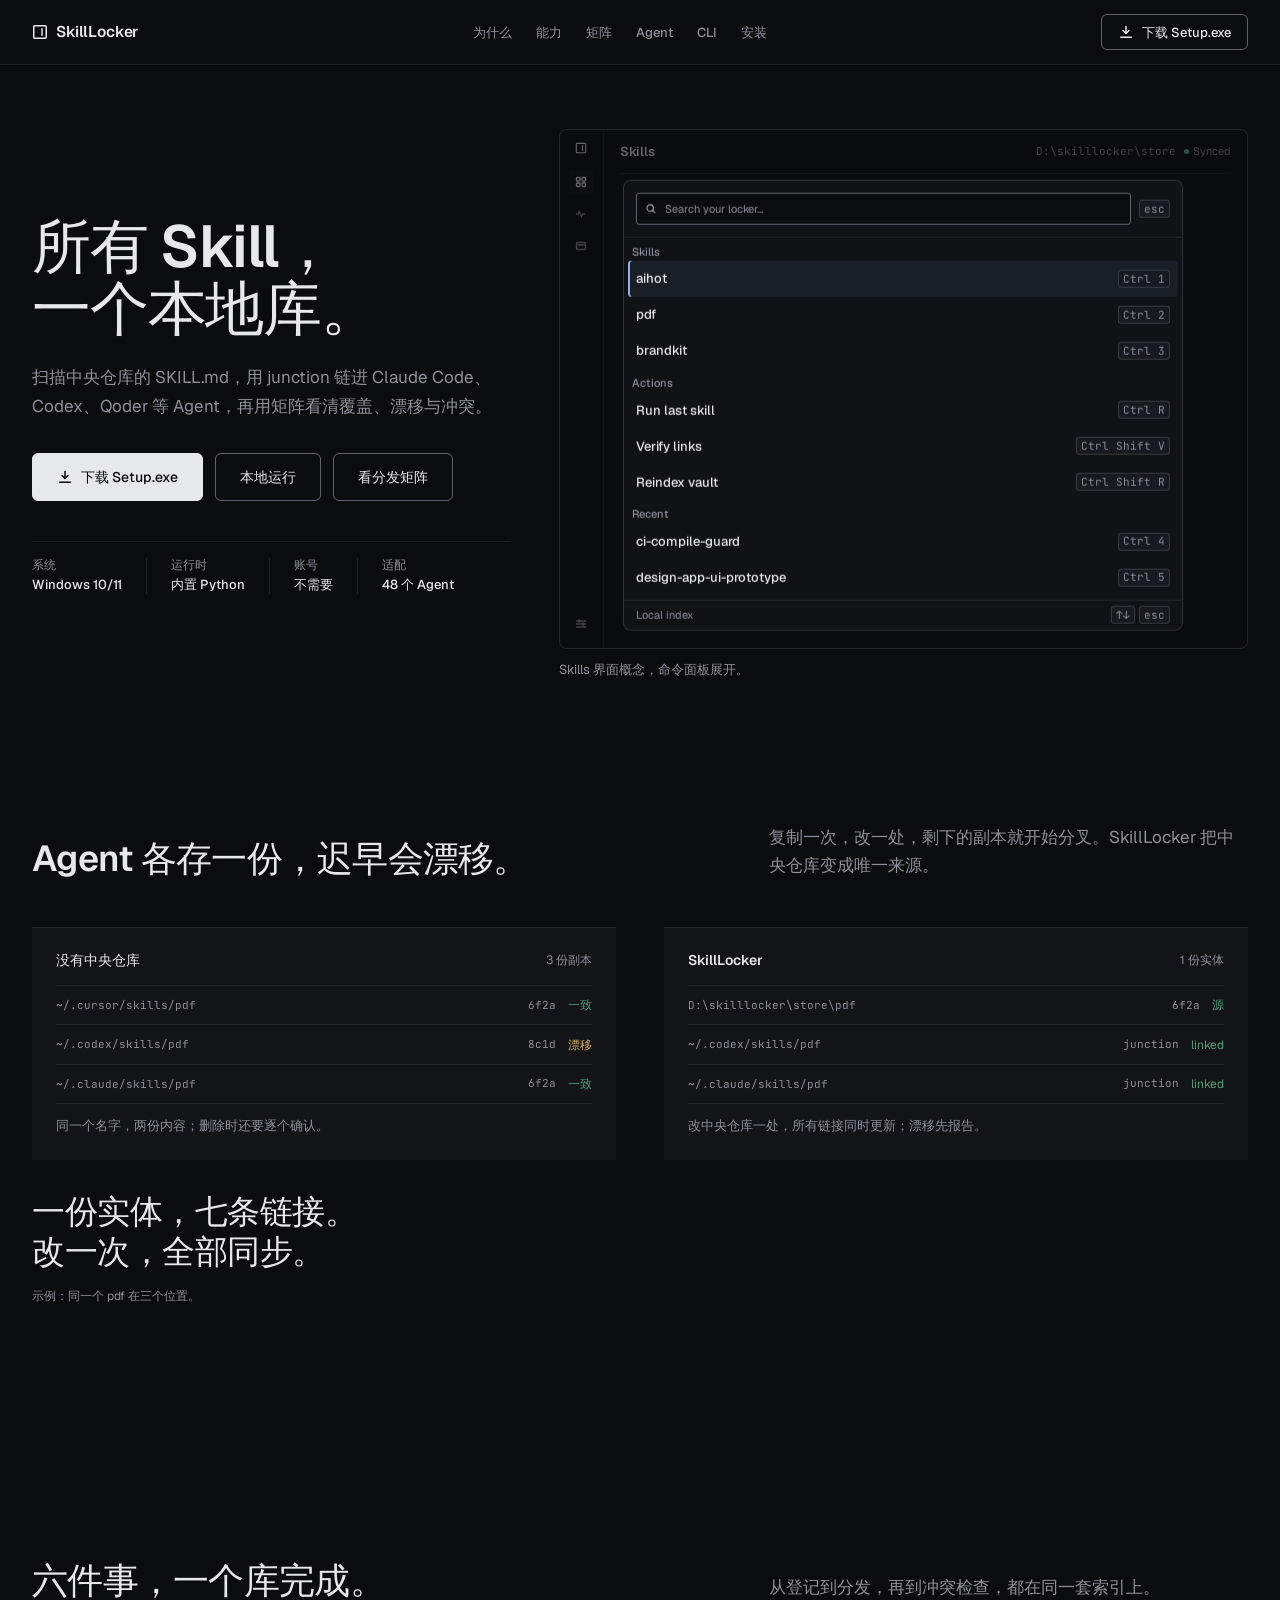
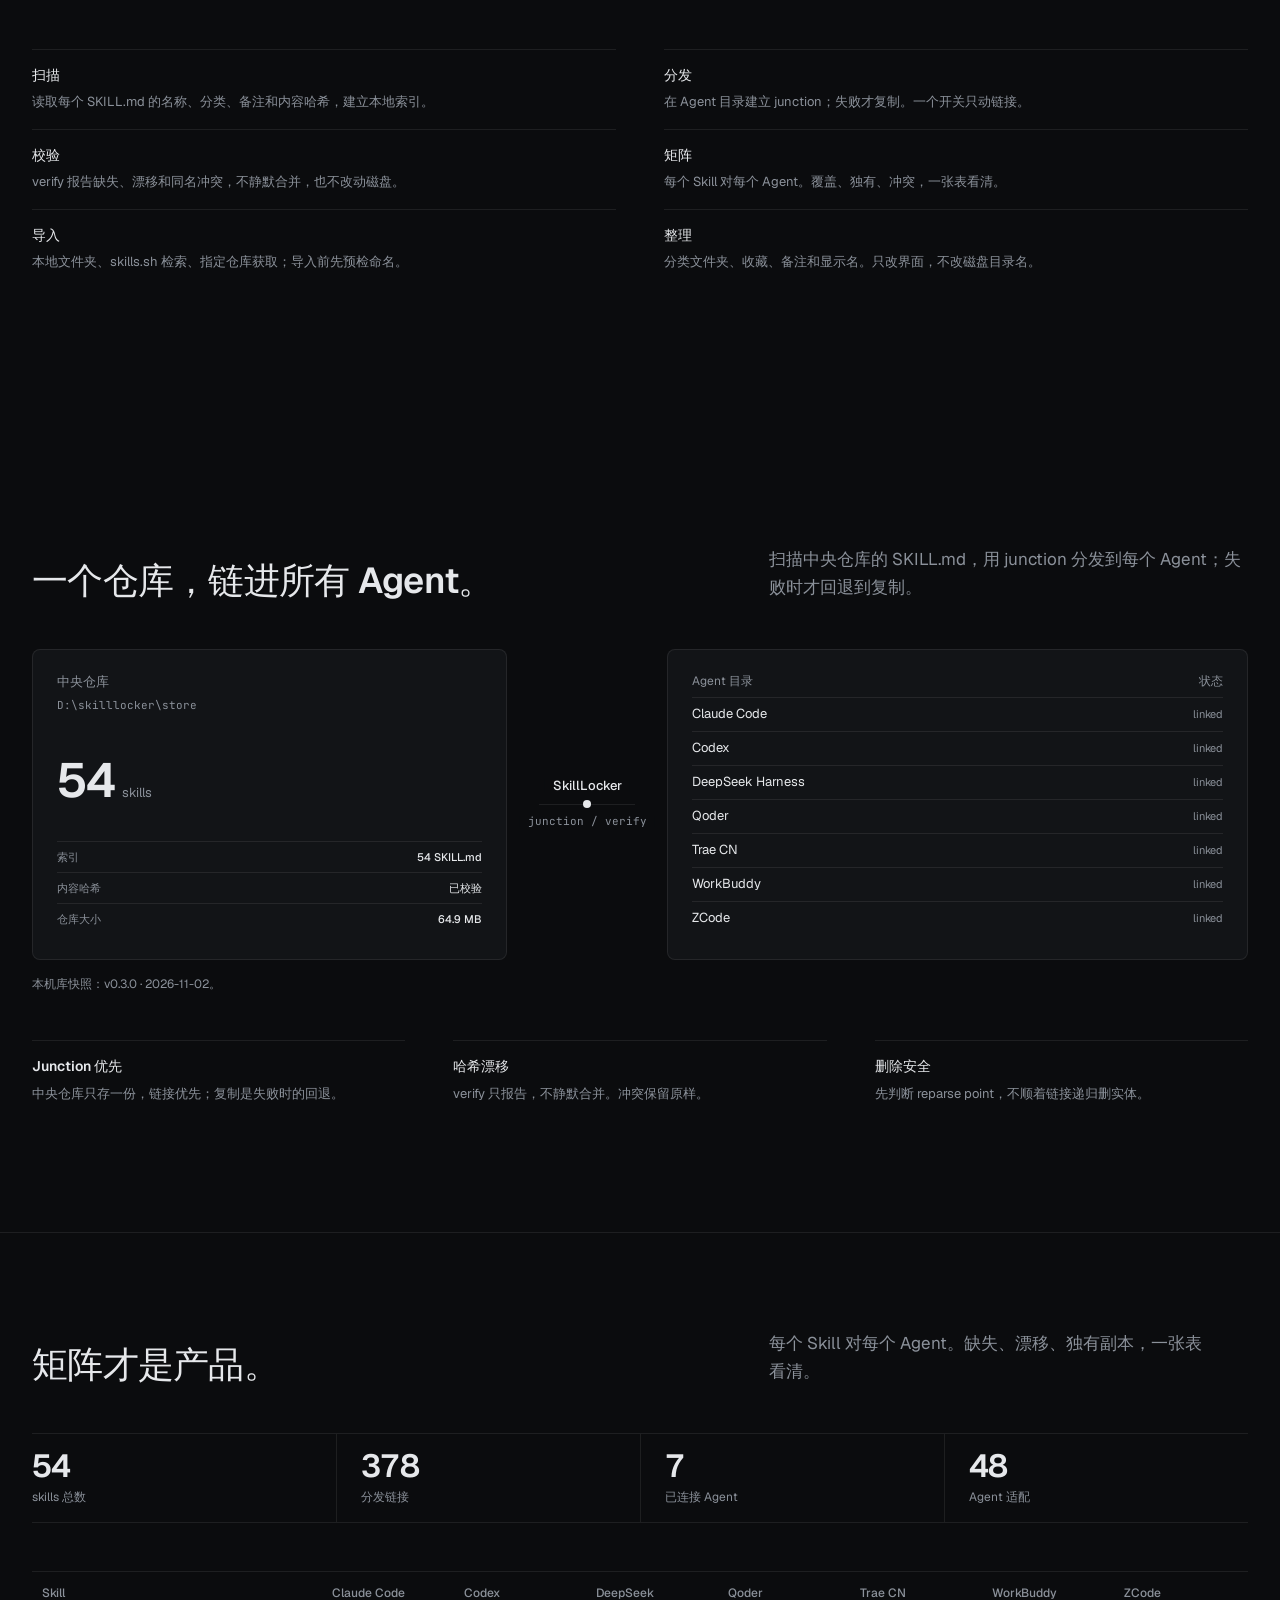
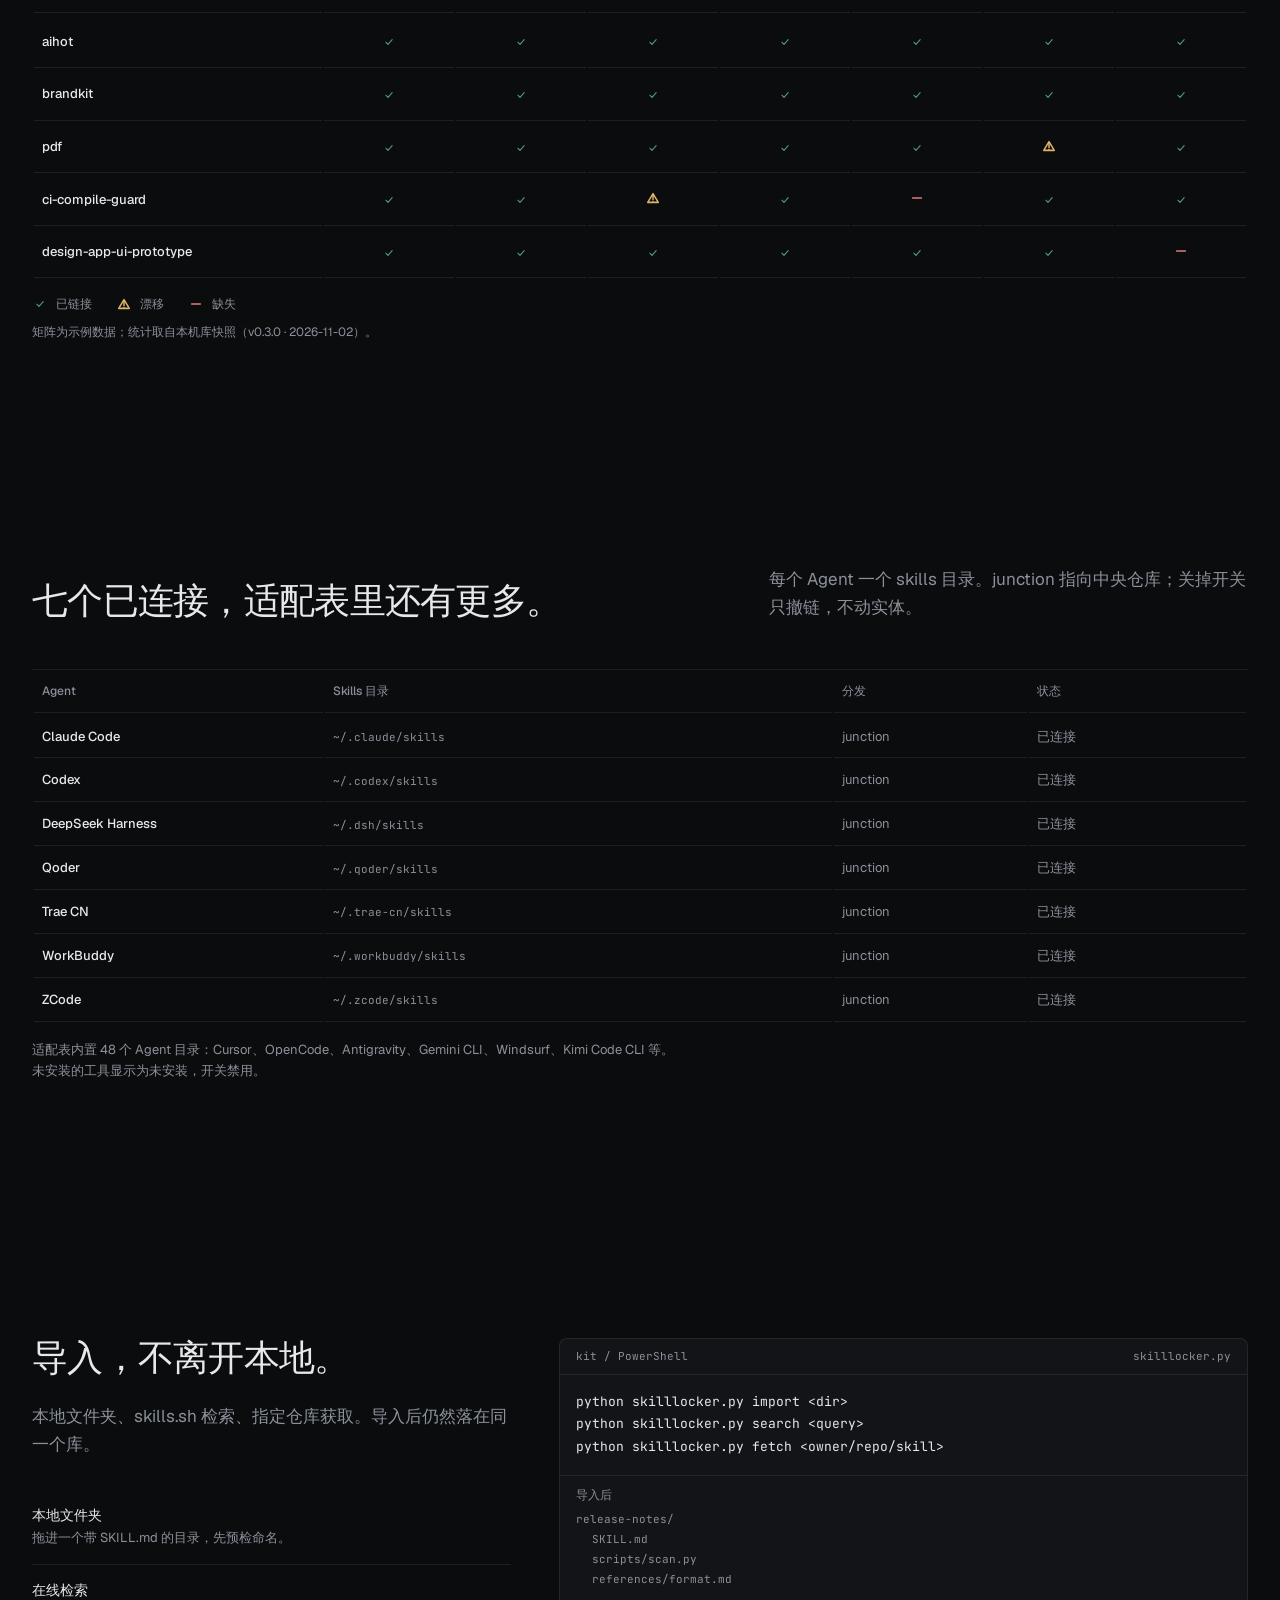
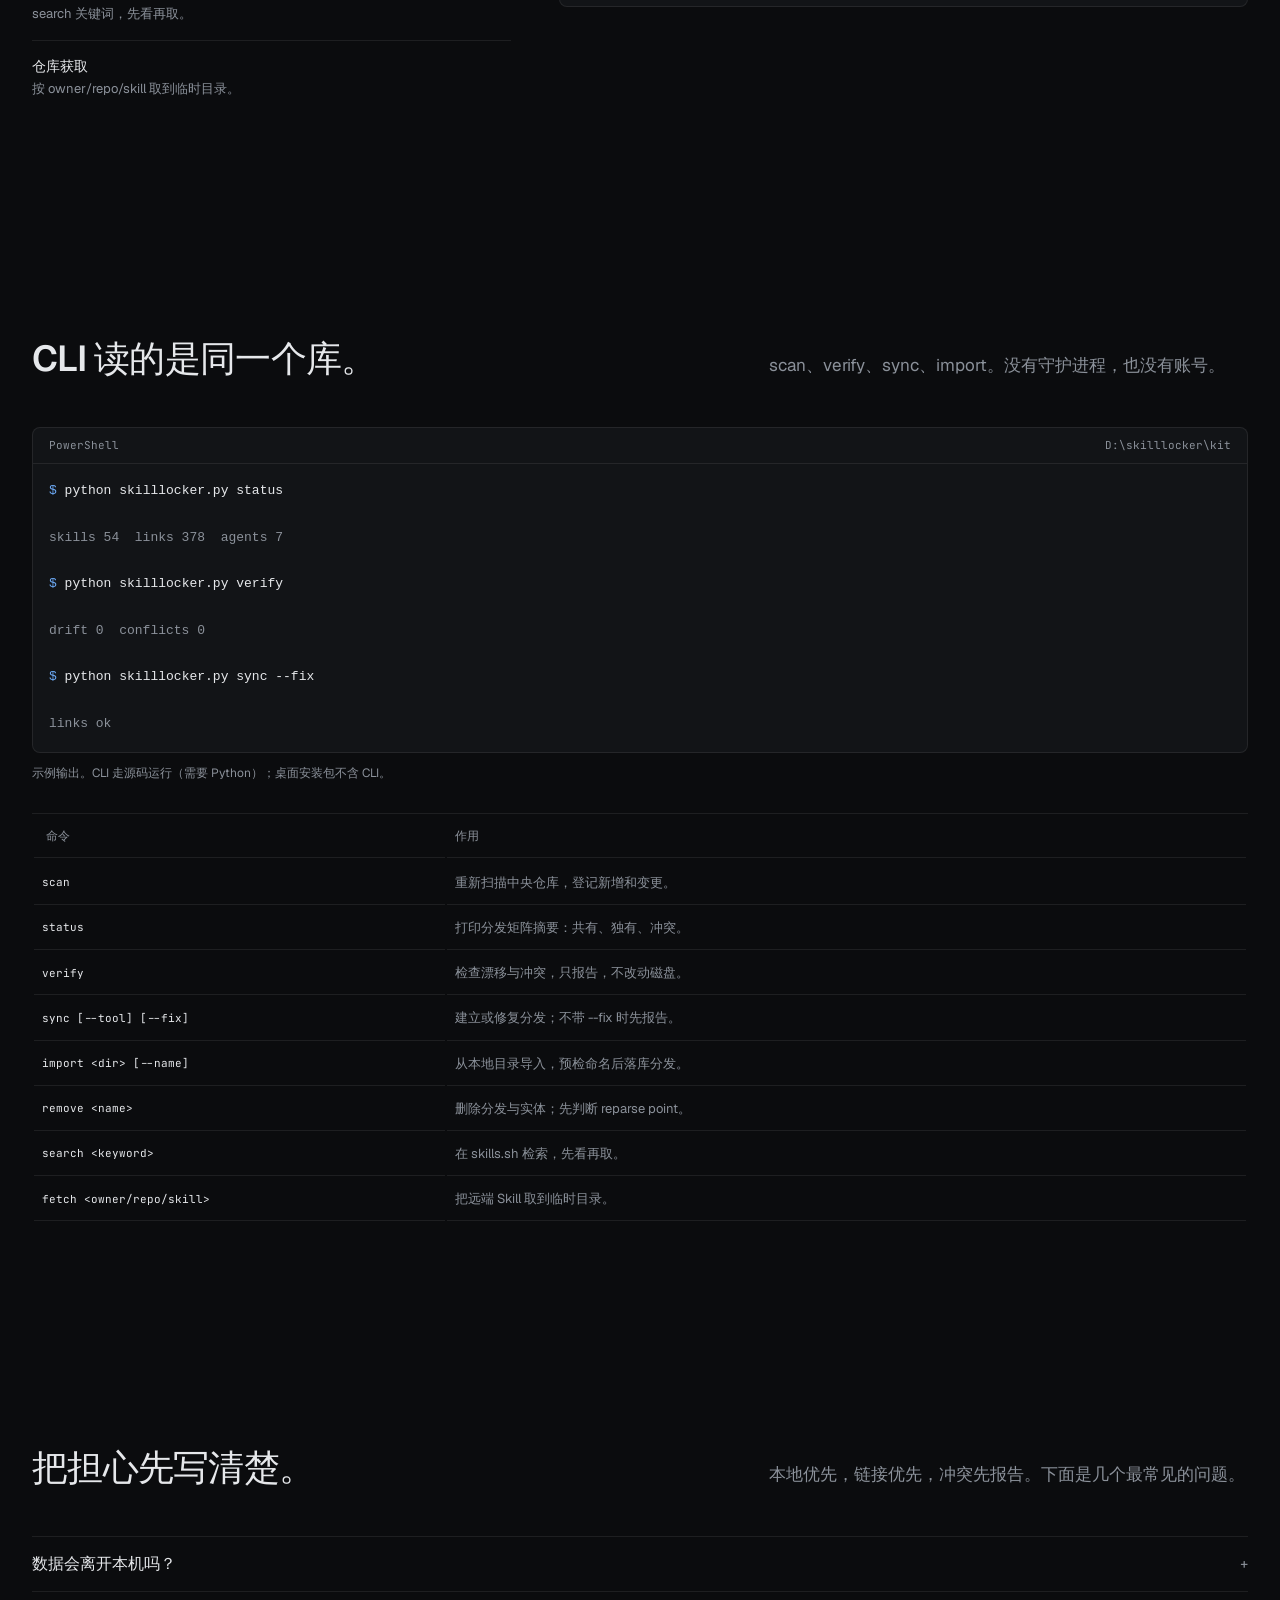
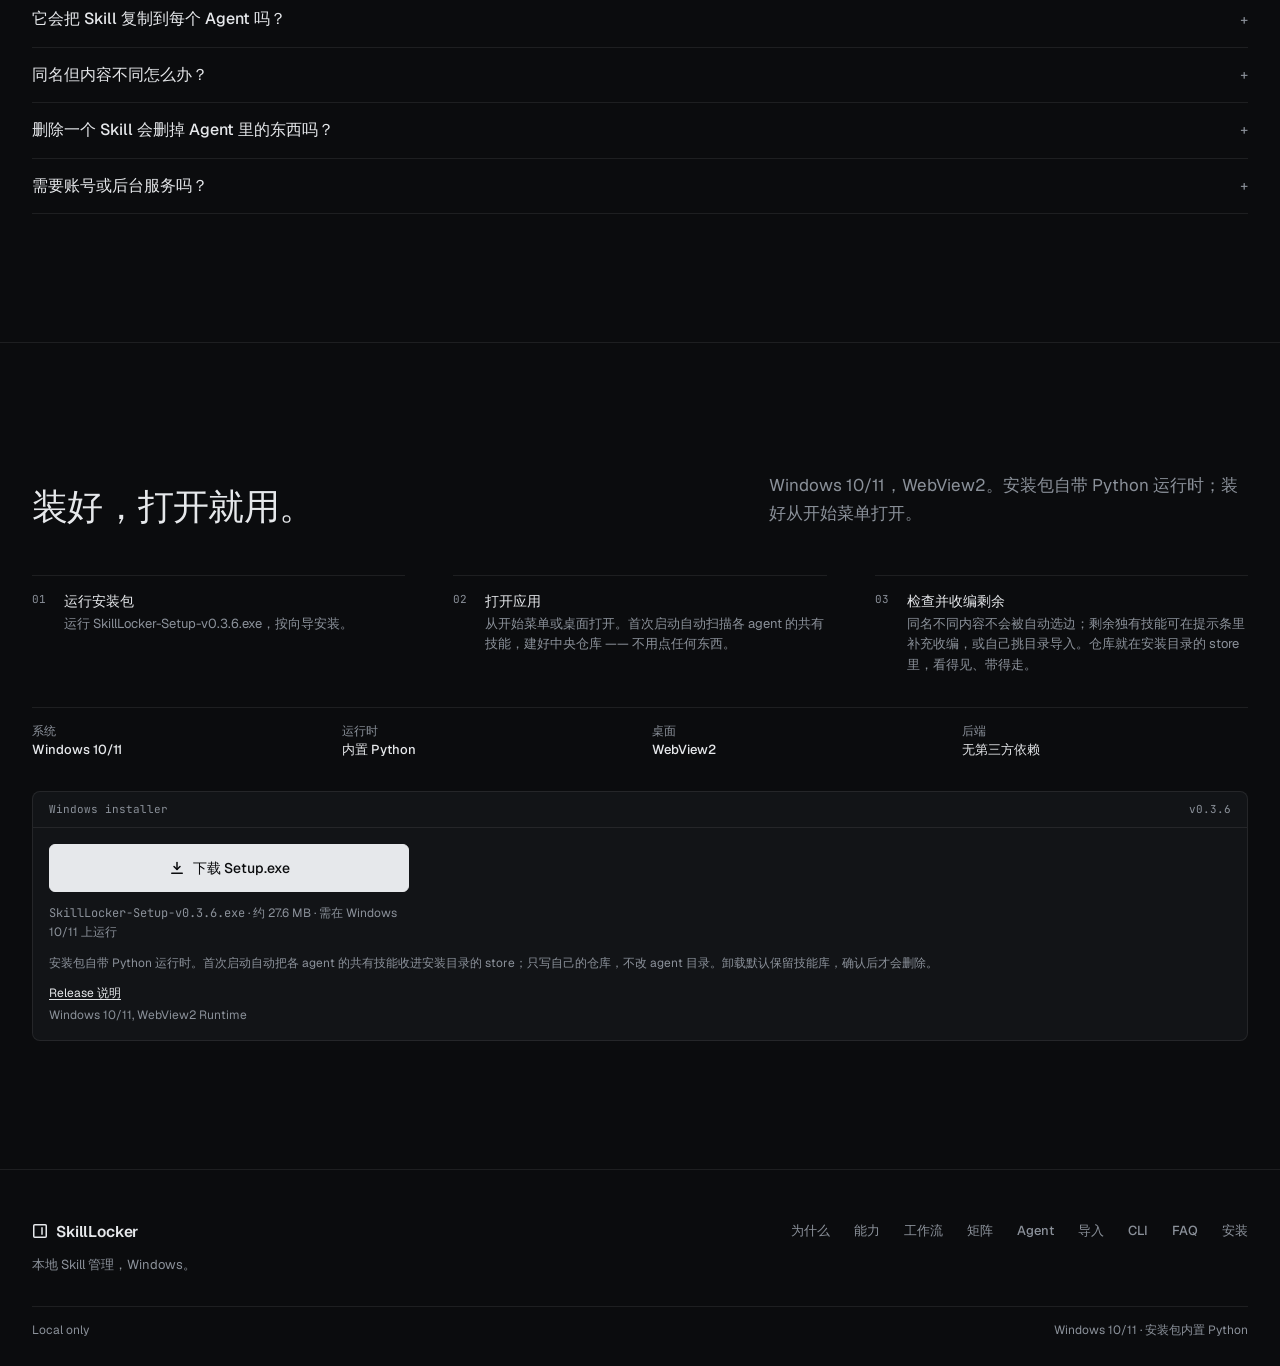
<file: docs/index.html>
<!doctype html>
<html lang="zh-CN">
<head>
  <meta charset="utf-8">
  <meta name="viewport" content="width=device-width, initial-scale=1">
  <meta name="color-scheme" content="dark">
  <title>SkillLocker, 本地 Skill 管理</title>
  <meta name="description" content="SkillLocker 是 Windows 本地 Skill 管理器：扫描中央仓库，把 Skill 链进各 Agent，并用矩阵查看分发状态。">
  <link rel="canonical" href="https://2026heshao.github.io/skilllocker/">
  <meta name="theme-color" content="#0B0C0E">
  <link rel="icon" href="favicon.svg" type="image/svg+xml">
  <link rel="icon" href="favicon.ico" sizes="any">
  <link rel="apple-touch-icon" href="apple-touch-icon.png">
  <meta property="og:type" content="website">
  <meta property="og:site_name" content="SkillLocker">
  <meta property="og:locale" content="zh_CN">
  <meta property="og:url" content="https://2026heshao.github.io/skilllocker/">
  <meta property="og:title" content="SkillLocker, 所有 Skill 一个本地库">
  <meta property="og:description" content="Windows 本地 Skill 管理器：扫描中央仓库的 SKILL.md，用 junction 链进各 Agent，再用矩阵看清覆盖、漂移与冲突。Setup.exe 直接下载，装好就能用。">
  <meta property="og:image" content="https://2026heshao.github.io/skilllocker/og-image.png">
  <meta property="og:image:width" content="1200">
  <meta property="og:image:height" content="630">
  <meta property="og:image:alt" content="SkillLocker：所有 Skill，一个本地库。深色分享卡，左侧产品主张与 54/378/7/48 四项数据，右侧命令面板界面。">
  <meta name="twitter:card" content="summary_large_image">
  <meta name="twitter:title" content="SkillLocker, 所有 Skill 一个本地库">
  <meta name="twitter:description" content="Windows 本地 Skill 管理器：中央仓库一份实体，junction 链进各 Agent，矩阵看清覆盖与漂移。">
  <meta name="twitter:image" content="https://2026heshao.github.io/skilllocker/og-image.png">
  <meta name="twitter:image:alt" content="SkillLocker：所有 Skill，一个本地库">
  <script type="application/ld+json">
  {
    "@context": "https://schema.org",
    "@type": "SoftwareApplication",
    "name": "SkillLocker",
    "applicationCategory": "DeveloperApplication",
    "operatingSystem": "Windows 10, Windows 11",
    "softwareVersion": "0.3.6",
    "url": "https://2026heshao.github.io/skilllocker/",
    "downloadUrl": "https://2026heshao.github.io/skilllocker/SkillLocker-Setup-v0.3.6.exe",
    "installUrl": "https://2026heshao.github.io/skilllocker/SkillLocker-Setup-v0.3.6.exe",
    "image": ["https://2026heshao.github.io/skilllocker/og-image.png", "https://2026heshao.github.io/skilllocker/screenshots/01-library.png"],
    "offers": { "@type": "Offer", "price": "0", "priceCurrency": "CNY" },
    "sameAs": "https://github.com/2026heshao/skilllocker"
  }
  </script>
  <link rel="stylesheet" href="site.css">
</head>
<body>
  <a class="skip" href="#main">跳到正文</a>

  <header class="site-nav" id="top">
    <div class="container nav-inner">
      <a class="brand" href="#top" aria-label="SkillLocker, 首页">
        <svg class="brand__mark" viewBox="0 0 16 16" fill="none" stroke="currentColor" stroke-width="1.5" aria-hidden="true" focusable="false">
          <rect x="1.75" y="1.75" width="12.5" height="12.5" rx="1"></rect>
          <path d="M10 4.25v7.5"></path>
        </svg>
        <span class="brand__word">SkillLocker</span>
      </a>
      <nav class="nav-links" aria-label="主要导航">
        <a href="#why">为什么</a>
        <a href="#capabilities">能力</a>
        <a href="#matrix">矩阵</a>
        <a href="#agents">Agent</a>
        <a href="#cli">CLI</a>
        <a href="#install">安装</a>
      </nav>
      <a class="btn btn--quiet nav-cta" href="SkillLocker-Setup-v0.3.6.exe" download="SkillLocker-Setup-v0.3.6.exe">
        <svg class="btn__icon" viewBox="0 0 16 16" fill="none" stroke="currentColor" stroke-width="1.5" stroke-linecap="round" stroke-linejoin="round" aria-hidden="true" focusable="false">
          <path d="M8 2.5v6.75"></path>
          <path d="M5 6.5 8 9.5l3-3"></path>
          <path d="M2.75 13.25h10.5"></path>
        </svg>
        <span>下载 Setup.exe</span>
      </a>
    </div>
  </header>

  <main id="main">
    <section class="hero" id="product">
      <div class="container hero__grid">
        <div class="hero__copy">
          <h1>所有 Skill，<span class="hero__line">一个本地库。</span></h1>
          <p class="lede">扫描中央仓库的 SKILL.md，用 junction 链进 Claude Code、Codex、Qoder 等 Agent，再用矩阵看清覆盖、漂移与冲突。</p>
          <div class="hero__actions">
            <a class="btn btn--primary" href="SkillLocker-Setup-v0.3.6.exe" download="SkillLocker-Setup-v0.3.6.exe">
              <svg class="btn__icon" viewBox="0 0 16 16" fill="none" stroke="currentColor" stroke-width="1.5" stroke-linecap="round" stroke-linejoin="round" aria-hidden="true" focusable="false">
                <path d="M8 2.5v6.75"></path>
                <path d="M5 6.5 8 9.5l3-3"></path>
                <path d="M2.75 13.25h10.5"></path>
              </svg>
              <span>下载 Setup.exe</span>
            </a>
            <a class="btn btn--quiet" href="#install">本地运行</a>
            <a class="btn btn--quiet" href="#matrix">看分发矩阵</a>
          </div>
          <dl class="hero__meta">
            <div>
              <dt>系统</dt>
              <dd>Windows 10/11</dd>
            </div>
            <div>
              <dt>运行时</dt>
              <dd>内置 Python</dd>
            </div>
            <div>
              <dt>账号</dt>
              <dd>不需要</dd>
            </div>
            <div>
              <dt>适配</dt>
              <dd>48 个 Agent</dd>
            </div>
          </dl>
        </div>

        <figure class="hero__visual">
          <div class="shot" aria-hidden="true">
            <div class="shot__app">
              <aside class="shot__rail">
                <svg class="shot__mark" viewBox="0 0 16 16" fill="none" stroke="currentColor" stroke-width="1.5" aria-hidden="true" focusable="false">
                  <rect x="1.75" y="1.75" width="12.5" height="12.5" rx="1"></rect>
                  <path d="M10 4.25v7.5"></path>
                </svg>
                <span class="shot__rail-icon is-active">
                  <svg viewBox="0 0 12 12" fill="none" stroke="currentColor" stroke-width="1.3" aria-hidden="true" focusable="false">
                    <rect x="1.5" y="1.5" width="3.5" height="3.5" rx=".7"></rect>
                    <rect x="7" y="1.5" width="3.5" height="3.5" rx=".7"></rect>
                    <rect x="1.5" y="7" width="3.5" height="3.5" rx=".7"></rect>
                    <rect x="7" y="7" width="3.5" height="3.5" rx=".7"></rect>
                  </svg>
                </span>
                <span class="shot__rail-icon">
                  <svg viewBox="0 0 12 12" fill="none" stroke="currentColor" stroke-width="1.3" stroke-linecap="round" aria-hidden="true" focusable="false">
                    <path d="M1.5 6h1.5l1-2.5 2.5 5 1-2.5h2"></path>
                  </svg>
                </span>
                <span class="shot__rail-icon">
                  <svg viewBox="0 0 12 12" fill="none" stroke="currentColor" stroke-width="1.3" aria-hidden="true" focusable="false">
                    <rect x="1.5" y="2.5" width="9" height="7" rx="1"></rect>
                    <path d="M1.5 5h9"></path>
                  </svg>
                </span>
                <span class="shot__rail-icon shot__rail-icon--foot">
                  <svg viewBox="0 0 12 12" fill="none" stroke="currentColor" stroke-width="1.3" stroke-linecap="round" aria-hidden="true" focusable="false">
                    <path d="M1.5 3h9M1.5 6h9M1.5 9h9"></path>
                    <circle cx="4" cy="3" r="1"></circle>
                    <circle cx="8" cy="6" r="1"></circle>
                  </svg>
                </span>
              </aside>

              <div class="shot__main">
                <div class="shot__top">
                  <span class="shot__title">Skills</span>
                  <span class="shot__topmeta">
                    <span class="shot__path">D:\skilllocker\store</span>
                    <span class="shot__sync"><i class="shot__light shot__light--ok"></i>Synced</span>
                  </span>
                </div>
              </div>
            </div>

            <div class="shot__scrim"></div>

            <div class="shot__palette">
              <div class="shot__palette-head">
                <span class="shot__field">
                  <svg viewBox="0 0 12 12" fill="none" stroke="currentColor" stroke-width="1.3" stroke-linecap="round" aria-hidden="true" focusable="false">
                    <circle cx="5.2" cy="5.2" r="3.2"></circle>
                    <path d="m7.6 7.6 2.3 2.3"></path>
                  </svg>
                  <span>Search your locker…</span>
                </span>
                <span class="shot__kbd">esc</span>
              </div>

              <div class="shot__group-title">Skills</div>
              <div class="shot__option is-selected">
                <span class="shot__option-name">aihot</span>
                <span class="shot__kbd">Ctrl 1</span>
              </div>
              <div class="shot__option">
                <span class="shot__option-name">pdf</span>
                <span class="shot__kbd">Ctrl 2</span>
              </div>
              <div class="shot__option">
                <span class="shot__option-name">brandkit</span>
                <span class="shot__kbd">Ctrl 3</span>
              </div>

              <div class="shot__group-title">Actions</div>
              <div class="shot__option">
                <span class="shot__option-name">Run last skill</span>
                <span class="shot__kbd">Ctrl R</span>
              </div>
              <div class="shot__option">
                <span class="shot__option-name">Verify links</span>
                <span class="shot__kbd">Ctrl Shift V</span>
              </div>
              <div class="shot__option">
                <span class="shot__option-name">Reindex vault</span>
                <span class="shot__kbd">Ctrl Shift R</span>
              </div>

              <div class="shot__group-title">Recent</div>
              <div class="shot__option">
                <span class="shot__option-name">ci-compile-guard</span>
                <span class="shot__kbd">Ctrl 4</span>
              </div>
              <div class="shot__option">
                <span class="shot__option-name">design-app-ui-prototype</span>
                <span class="shot__kbd">Ctrl 5</span>
              </div>

              <div class="shot__palette-foot">
                <span>Local index</span>
                <span class="shot__hints"><span class="shot__kbd">↑↓</span><span class="shot__kbd">esc</span></span>
              </div>
            </div>
          </div>
          <figcaption>Skills 界面概念，命令面板展开。</figcaption>
        </figure>
      </div>
    </section>

    <section class="section why" id="why">
      <div class="container">
        <div class="section-head">
          <h2>Agent 各存一份，迟早会漂移。</h2>
          <p>复制一次，改一处，剩下的副本就开始分叉。SkillLocker 把中央仓库变成唯一来源。</p>
        </div>
        <div class="compare">
          <div class="compare__panel">
            <div class="compare__head">
              <span class="compare__label">没有中央仓库</span>
              <span class="compare__meta">3 份副本</span>
            </div>
            <div class="compare__rows">
              <div class="compare__row">
                <span class="compare__path mono">~/.cursor/skills/pdf</span>
                <span class="compare__hash mono">6f2a</span>
                <span class="compare__state compare__state--ok">一致</span>
              </div>
              <div class="compare__row">
                <span class="compare__path mono">~/.codex/skills/pdf</span>
                <span class="compare__hash mono">8c1d</span>
                <span class="compare__state compare__state--warn">漂移</span>
              </div>
              <div class="compare__row">
                <span class="compare__path mono">~/.claude/skills/pdf</span>
                <span class="compare__hash mono">6f2a</span>
                <span class="compare__state compare__state--ok">一致</span>
              </div>
            </div>
            <p class="compare__note">同一个名字，两份内容；删除时还要逐个确认。</p>
          </div>
          <div class="compare__panel">
            <div class="compare__head">
              <span class="compare__label">SkillLocker</span>
              <span class="compare__meta">1 份实体</span>
            </div>
            <div class="compare__rows">
              <div class="compare__row">
                <span class="compare__path mono">D:\skilllocker\store\pdf</span>
                <span class="compare__hash mono">6f2a</span>
                <span class="compare__state compare__state--ok">源</span>
              </div>
              <div class="compare__row">
                <span class="compare__path mono">~/.codex/skills/pdf</span>
                <span class="compare__hash mono">junction</span>
                <span class="compare__state compare__state--ok">linked</span>
              </div>
              <div class="compare__row">
                <span class="compare__path mono">~/.claude/skills/pdf</span>
                <span class="compare__hash mono">junction</span>
                <span class="compare__state compare__state--ok">linked</span>
              </div>
            </div>
            <p class="compare__note">改中央仓库一处，所有链接同时更新；漂移先报告。</p>
          </div>
        </div>
        <p class="why__statement">一份实体，七条链接。<br>改一次，全部同步。</p>
        <p class="section-caption">示例：同一个 pdf 在三个位置。</p>
      </div>
    </section>

    <section class="section capabilities" id="capabilities">
      <div class="container">
        <div class="section-head">
          <h2>六件事，一个库完成。</h2>
          <p>从登记到分发，再到冲突检查，都在同一套索引上。</p>
        </div>
        <div class="capabilities__grid">
          <article>
            <h3>扫描</h3>
            <p>读取每个 SKILL.md 的名称、分类、备注和内容哈希，建立本地索引。</p>
          </article>
          <article>
            <h3>分发</h3>
            <p>在 Agent 目录建立 junction；失败才复制。一个开关只动链接。</p>
          </article>
          <article>
            <h3>校验</h3>
            <p>verify 报告缺失、漂移和同名冲突，不静默合并，也不改动磁盘。</p>
          </article>
          <article>
            <h3>矩阵</h3>
            <p>每个 Skill 对每个 Agent。覆盖、独有、冲突，一张表看清。</p>
          </article>
          <article>
            <h3>导入</h3>
            <p>本地文件夹、skills.sh 检索、指定仓库获取；导入前先预检命名。</p>
          </article>
          <article>
            <h3>整理</h3>
            <p>分类文件夹、收藏、备注和显示名。只改界面，不改磁盘目录名。</p>
          </article>
        </div>
      </div>
    </section>

    <section class="section workflow" id="workflow">
      <div class="container">
        <div class="section-head">
          <h2>一个仓库，链进所有 Agent。</h2>
          <p>扫描中央仓库的 SKILL.md，用 junction 分发到每个 Agent；失败时才回退到复制。</p>
        </div>

        <div class="flow" role="group" aria-label="系统图：中央仓库经 SkillLocker 链接到七个 Agent 目录">
          <div class="flow__store">
            <div>
              <div class="flow__label">中央仓库</div>
              <div class="flow__path">D:\skilllocker\store</div>
            </div>
            <div class="flow__count"><b>54</b><span>skills</span></div>
            <dl class="flow__meta">
              <div><dt>索引</dt><dd>54 SKILL.md</dd></div>
              <div><dt>内容哈希</dt><dd>已校验</dd></div>
              <div><dt>仓库大小</dt><dd>64.9 MB</dd></div>
            </dl>
          </div>

          <div class="flow__link" aria-hidden="true">
            <span class="flow__line"></span>
            <span class="flow__node"></span>
            <span class="flow__link-label">SkillLocker</span>
            <span class="flow__link-sub">junction / verify</span>
          </div>

          <div class="flow__agents">
            <div class="flow__agents-head"><span>Agent 目录</span><span>状态</span></div>
            <div class="flow__agent"><span>Claude Code</span><span class="flow__agent-state">linked</span></div>
            <div class="flow__agent"><span>Codex</span><span class="flow__agent-state">linked</span></div>
            <div class="flow__agent"><span>DeepSeek Harness</span><span class="flow__agent-state">linked</span></div>
            <div class="flow__agent"><span>Qoder</span><span class="flow__agent-state">linked</span></div>
            <div class="flow__agent"><span>Trae CN</span><span class="flow__agent-state">linked</span></div>
            <div class="flow__agent"><span>WorkBuddy</span><span class="flow__agent-state">linked</span></div>
            <div class="flow__agent"><span>ZCode</span><span class="flow__agent-state">linked</span></div>
          </div>
        </div>

        <p class="section-caption">本机库快照：v0.3.0 · 2026-11-02。</p>

        <ul class="facts">
          <li>
            <h3>Junction 优先</h3>
            <p>中央仓库只存一份，链接优先；复制是失败时的回退。</p>
          </li>
          <li>
            <h3>哈希漂移</h3>
            <p>verify 只报告，不静默合并。冲突保留原样。</p>
          </li>
          <li>
            <h3>删除安全</h3>
            <p>先判断 reparse point，不顺着链接递归删实体。</p>
          </li>
        </ul>
      </div>
    </section>

    <section class="section matrix" id="matrix">
      <div class="container">
        <div class="section-head">
          <h2>矩阵才是产品。</h2>
          <p>每个 Skill 对每个 Agent。缺失、漂移、独有副本，一张表看清。</p>
        </div>

        <div class="matrix__stats">
          <div class="matrix__stat"><b>54</b><span>skills 总数</span></div>
          <div class="matrix__stat"><b>378</b><span>分发链接</span></div>
          <div class="matrix__stat"><b>7</b><span>已连接 Agent</span></div>
          <div class="matrix__stat"><b>48</b><span>Agent 适配</span></div>
        </div>

        <div class="matrix__wrap" tabindex="0" role="region" aria-label="Skill 分发矩阵，可横向滚动">
          <table class="matrix-table">
            <caption class="visually-hidden">Skill 分发矩阵示例</caption>
            <thead>
              <tr>
                <th scope="col">Skill</th>
                <th scope="col"><span class="agent-full">Claude Code</span><span class="agent-short" aria-hidden="true">CC</span></th>
                <th scope="col"><span class="agent-full">Codex</span><span class="agent-short" aria-hidden="true">CX</span></th>
                <th scope="col"><span class="agent-full">DeepSeek</span><span class="agent-short" aria-hidden="true">DS</span></th>
                <th scope="col"><span class="agent-full">Qoder</span><span class="agent-short" aria-hidden="true">QD</span></th>
                <th scope="col"><span class="agent-full">Trae CN</span><span class="agent-short" aria-hidden="true">TR</span></th>
                <th scope="col"><span class="agent-full">WorkBuddy</span><span class="agent-short" aria-hidden="true">WB</span></th>
                <th scope="col"><span class="agent-full">ZCode</span><span class="agent-short" aria-hidden="true">ZC</span></th>
              </tr>
            </thead>
            <tbody>
              <tr>
                <th scope="row">aihot</th>
                <td><span class="mark mark--ok"><svg viewBox="0 0 12 12" fill="none" stroke="currentColor" stroke-width="1.3" stroke-linecap="round" stroke-linejoin="round" aria-hidden="true" focusable="false"><path d="M2.25 6.25 4.8 8.8 9.8 3.2"></path></svg><span class="visually-hidden">已链接</span></span></td>
                <td><span class="mark mark--ok"><svg viewBox="0 0 12 12" fill="none" stroke="currentColor" stroke-width="1.3" stroke-linecap="round" stroke-linejoin="round" aria-hidden="true" focusable="false"><path d="M2.25 6.25 4.8 8.8 9.8 3.2"></path></svg><span class="visually-hidden">已链接</span></span></td>
                <td><span class="mark mark--ok"><svg viewBox="0 0 12 12" fill="none" stroke="currentColor" stroke-width="1.3" stroke-linecap="round" stroke-linejoin="round" aria-hidden="true" focusable="false"><path d="M2.25 6.25 4.8 8.8 9.8 3.2"></path></svg><span class="visually-hidden">已链接</span></span></td>
                <td><span class="mark mark--ok"><svg viewBox="0 0 12 12" fill="none" stroke="currentColor" stroke-width="1.3" stroke-linecap="round" stroke-linejoin="round" aria-hidden="true" focusable="false"><path d="M2.25 6.25 4.8 8.8 9.8 3.2"></path></svg><span class="visually-hidden">已链接</span></span></td>
                <td><span class="mark mark--ok"><svg viewBox="0 0 12 12" fill="none" stroke="currentColor" stroke-width="1.3" stroke-linecap="round" stroke-linejoin="round" aria-hidden="true" focusable="false"><path d="M2.25 6.25 4.8 8.8 9.8 3.2"></path></svg><span class="visually-hidden">已链接</span></span></td>
                <td><span class="mark mark--ok"><svg viewBox="0 0 12 12" fill="none" stroke="currentColor" stroke-width="1.3" stroke-linecap="round" stroke-linejoin="round" aria-hidden="true" focusable="false"><path d="M2.25 6.25 4.8 8.8 9.8 3.2"></path></svg><span class="visually-hidden">已链接</span></span></td>
                <td><span class="mark mark--ok"><svg viewBox="0 0 12 12" fill="none" stroke="currentColor" stroke-width="1.3" stroke-linecap="round" stroke-linejoin="round" aria-hidden="true" focusable="false"><path d="M2.25 6.25 4.8 8.8 9.8 3.2"></path></svg><span class="visually-hidden">已链接</span></span></td>
              </tr>
              <tr>
                <th scope="row">brandkit</th>
                <td><span class="mark mark--ok"><svg viewBox="0 0 12 12" fill="none" stroke="currentColor" stroke-width="1.3" stroke-linecap="round" stroke-linejoin="round" aria-hidden="true" focusable="false"><path d="M2.25 6.25 4.8 8.8 9.8 3.2"></path></svg><span class="visually-hidden">已链接</span></span></td>
                <td><span class="mark mark--ok"><svg viewBox="0 0 12 12" fill="none" stroke="currentColor" stroke-width="1.3" stroke-linecap="round" stroke-linejoin="round" aria-hidden="true" focusable="false"><path d="M2.25 6.25 4.8 8.8 9.8 3.2"></path></svg><span class="visually-hidden">已链接</span></span></td>
                <td><span class="mark mark--ok"><svg viewBox="0 0 12 12" fill="none" stroke="currentColor" stroke-width="1.3" stroke-linecap="round" stroke-linejoin="round" aria-hidden="true" focusable="false"><path d="M2.25 6.25 4.8 8.8 9.8 3.2"></path></svg><span class="visually-hidden">已链接</span></span></td>
                <td><span class="mark mark--ok"><svg viewBox="0 0 12 12" fill="none" stroke="currentColor" stroke-width="1.3" stroke-linecap="round" stroke-linejoin="round" aria-hidden="true" focusable="false"><path d="M2.25 6.25 4.8 8.8 9.8 3.2"></path></svg><span class="visually-hidden">已链接</span></span></td>
                <td><span class="mark mark--ok"><svg viewBox="0 0 12 12" fill="none" stroke="currentColor" stroke-width="1.3" stroke-linecap="round" stroke-linejoin="round" aria-hidden="true" focusable="false"><path d="M2.25 6.25 4.8 8.8 9.8 3.2"></path></svg><span class="visually-hidden">已链接</span></span></td>
                <td><span class="mark mark--ok"><svg viewBox="0 0 12 12" fill="none" stroke="currentColor" stroke-width="1.3" stroke-linecap="round" stroke-linejoin="round" aria-hidden="true" focusable="false"><path d="M2.25 6.25 4.8 8.8 9.8 3.2"></path></svg><span class="visually-hidden">已链接</span></span></td>
                <td><span class="mark mark--ok"><svg viewBox="0 0 12 12" fill="none" stroke="currentColor" stroke-width="1.3" stroke-linecap="round" stroke-linejoin="round" aria-hidden="true" focusable="false"><path d="M2.25 6.25 4.8 8.8 9.8 3.2"></path></svg><span class="visually-hidden">已链接</span></span></td>
              </tr>
              <tr>
                <th scope="row">pdf</th>
                <td><span class="mark mark--ok"><svg viewBox="0 0 12 12" fill="none" stroke="currentColor" stroke-width="1.3" stroke-linecap="round" stroke-linejoin="round" aria-hidden="true" focusable="false"><path d="M2.25 6.25 4.8 8.8 9.8 3.2"></path></svg><span class="visually-hidden">已链接</span></span></td>
                <td><span class="mark mark--ok"><svg viewBox="0 0 12 12" fill="none" stroke="currentColor" stroke-width="1.3" stroke-linecap="round" stroke-linejoin="round" aria-hidden="true" focusable="false"><path d="M2.25 6.25 4.8 8.8 9.8 3.2"></path></svg><span class="visually-hidden">已链接</span></span></td>
                <td><span class="mark mark--ok"><svg viewBox="0 0 12 12" fill="none" stroke="currentColor" stroke-width="1.3" stroke-linecap="round" stroke-linejoin="round" aria-hidden="true" focusable="false"><path d="M2.25 6.25 4.8 8.8 9.8 3.2"></path></svg><span class="visually-hidden">已链接</span></span></td>
                <td><span class="mark mark--ok"><svg viewBox="0 0 12 12" fill="none" stroke="currentColor" stroke-width="1.3" stroke-linecap="round" stroke-linejoin="round" aria-hidden="true" focusable="false"><path d="M2.25 6.25 4.8 8.8 9.8 3.2"></path></svg><span class="visually-hidden">已链接</span></span></td>
                <td><span class="mark mark--ok"><svg viewBox="0 0 12 12" fill="none" stroke="currentColor" stroke-width="1.3" stroke-linecap="round" stroke-linejoin="round" aria-hidden="true" focusable="false"><path d="M2.25 6.25 4.8 8.8 9.8 3.2"></path></svg><span class="visually-hidden">已链接</span></span></td>
                <td><span class="mark mark--warn"><svg viewBox="0 0 12 12" fill="none" stroke="currentColor" stroke-width="1.3" stroke-linecap="round" stroke-linejoin="round" aria-hidden="true" focusable="false"><path d="M6 2.25 10.5 9.75h-9z"></path><path d="M6 4.75v2.5"></path><path d="M6 8.75h.01"></path></svg><span class="visually-hidden">漂移</span></span></td>
                <td><span class="mark mark--ok"><svg viewBox="0 0 12 12" fill="none" stroke="currentColor" stroke-width="1.3" stroke-linecap="round" stroke-linejoin="round" aria-hidden="true" focusable="false"><path d="M2.25 6.25 4.8 8.8 9.8 3.2"></path></svg><span class="visually-hidden">已链接</span></span></td>
              </tr>
              <tr>
                <th scope="row">ci-compile-guard</th>
                <td><span class="mark mark--ok"><svg viewBox="0 0 12 12" fill="none" stroke="currentColor" stroke-width="1.3" stroke-linecap="round" stroke-linejoin="round" aria-hidden="true" focusable="false"><path d="M2.25 6.25 4.8 8.8 9.8 3.2"></path></svg><span class="visually-hidden">已链接</span></span></td>
                <td><span class="mark mark--ok"><svg viewBox="0 0 12 12" fill="none" stroke="currentColor" stroke-width="1.3" stroke-linecap="round" stroke-linejoin="round" aria-hidden="true" focusable="false"><path d="M2.25 6.25 4.8 8.8 9.8 3.2"></path></svg><span class="visually-hidden">已链接</span></span></td>
                <td><span class="mark mark--warn"><svg viewBox="0 0 12 12" fill="none" stroke="currentColor" stroke-width="1.3" stroke-linecap="round" stroke-linejoin="round" aria-hidden="true" focusable="false"><path d="M6 2.25 10.5 9.75h-9z"></path><path d="M6 4.75v2.5"></path><path d="M6 8.75h.01"></path></svg><span class="visually-hidden">漂移</span></span></td>
                <td><span class="mark mark--ok"><svg viewBox="0 0 12 12" fill="none" stroke="currentColor" stroke-width="1.3" stroke-linecap="round" stroke-linejoin="round" aria-hidden="true" focusable="false"><path d="M2.25 6.25 4.8 8.8 9.8 3.2"></path></svg><span class="visually-hidden">已链接</span></span></td>
                <td><span class="mark mark--missing"><svg viewBox="0 0 12 12" fill="none" stroke="currentColor" stroke-width="1.3" stroke-linecap="round" aria-hidden="true" focusable="false"><path d="M2.25 6h7.5"></path></svg><span class="visually-hidden">缺失</span></span></td>
                <td><span class="mark mark--ok"><svg viewBox="0 0 12 12" fill="none" stroke="currentColor" stroke-width="1.3" stroke-linecap="round" stroke-linejoin="round" aria-hidden="true" focusable="false"><path d="M2.25 6.25 4.8 8.8 9.8 3.2"></path></svg><span class="visually-hidden">已链接</span></span></td>
                <td><span class="mark mark--ok"><svg viewBox="0 0 12 12" fill="none" stroke="currentColor" stroke-width="1.3" stroke-linecap="round" stroke-linejoin="round" aria-hidden="true" focusable="false"><path d="M2.25 6.25 4.8 8.8 9.8 3.2"></path></svg><span class="visually-hidden">已链接</span></span></td>
              </tr>
              <tr>
                <th scope="row">design-app-ui-prototype</th>
                <td><span class="mark mark--ok"><svg viewBox="0 0 12 12" fill="none" stroke="currentColor" stroke-width="1.3" stroke-linecap="round" stroke-linejoin="round" aria-hidden="true" focusable="false"><path d="M2.25 6.25 4.8 8.8 9.8 3.2"></path></svg><span class="visually-hidden">已链接</span></span></td>
                <td><span class="mark mark--ok"><svg viewBox="0 0 12 12" fill="none" stroke="currentColor" stroke-width="1.3" stroke-linecap="round" stroke-linejoin="round" aria-hidden="true" focusable="false"><path d="M2.25 6.25 4.8 8.8 9.8 3.2"></path></svg><span class="visually-hidden">已链接</span></span></td>
                <td><span class="mark mark--ok"><svg viewBox="0 0 12 12" fill="none" stroke="currentColor" stroke-width="1.3" stroke-linecap="round" stroke-linejoin="round" aria-hidden="true" focusable="false"><path d="M2.25 6.25 4.8 8.8 9.8 3.2"></path></svg><span class="visually-hidden">已链接</span></span></td>
                <td><span class="mark mark--ok"><svg viewBox="0 0 12 12" fill="none" stroke="currentColor" stroke-width="1.3" stroke-linecap="round" stroke-linejoin="round" aria-hidden="true" focusable="false"><path d="M2.25 6.25 4.8 8.8 9.8 3.2"></path></svg><span class="visually-hidden">已链接</span></span></td>
                <td><span class="mark mark--ok"><svg viewBox="0 0 12 12" fill="none" stroke="currentColor" stroke-width="1.3" stroke-linecap="round" stroke-linejoin="round" aria-hidden="true" focusable="false"><path d="M2.25 6.25 4.8 8.8 9.8 3.2"></path></svg><span class="visually-hidden">已链接</span></span></td>
                <td><span class="mark mark--ok"><svg viewBox="0 0 12 12" fill="none" stroke="currentColor" stroke-width="1.3" stroke-linecap="round" stroke-linejoin="round" aria-hidden="true" focusable="false"><path d="M2.25 6.25 4.8 8.8 9.8 3.2"></path></svg><span class="visually-hidden">已链接</span></span></td>
                <td><span class="mark mark--missing"><svg viewBox="0 0 12 12" fill="none" stroke="currentColor" stroke-width="1.3" stroke-linecap="round" aria-hidden="true" focusable="false"><path d="M2.25 6h7.5"></path></svg><span class="visually-hidden">缺失</span></span></td>
              </tr>
            </tbody>
          </table>
        </div>

        <div class="matrix-legend">
          <span class="legend__item"><span class="mark mark--ok"><svg viewBox="0 0 12 12" fill="none" stroke="currentColor" stroke-width="1.3" stroke-linecap="round" stroke-linejoin="round" aria-hidden="true" focusable="false"><path d="M2.25 6.25 4.8 8.8 9.8 3.2"></path></svg></span>已链接</span>
          <span class="legend__item"><span class="mark mark--warn"><svg viewBox="0 0 12 12" fill="none" stroke="currentColor" stroke-width="1.3" stroke-linecap="round" stroke-linejoin="round" aria-hidden="true" focusable="false"><path d="M6 2.25 10.5 9.75h-9z"></path><path d="M6 4.75v2.5"></path><path d="M6 8.75h.01"></path></svg></span>漂移</span>
          <span class="legend__item"><span class="mark mark--missing"><svg viewBox="0 0 12 12" fill="none" stroke="currentColor" stroke-width="1.3" stroke-linecap="round" aria-hidden="true" focusable="false"><path d="M2.25 6h7.5"></path></svg></span>缺失</span>
        </div>
        <p class="matrix__caption"><span class="matrix__hint-full">矩阵为示例数据；统计取自本机库快照（v0.3.0 · 2026-11-02）。</span><span class="matrix__hint-compact">矩阵为示例数据。列顺序：Claude Code, Codex, DeepSeek, Qoder, Trae CN, WorkBuddy, ZCode。统计取自 v0.3.0 快照。</span></p>
      </div>
    </section>

    <section class="section agents" id="agents">
      <div class="container">
        <div class="section-head">
          <h2>七个已连接，适配表里还有更多。</h2>
          <p>每个 Agent 一个 skills 目录。junction 指向中央仓库；关掉开关只撤链，不动实体。</p>
        </div>
        <div class="agent-table__wrap">
          <table class="agent-table">
            <caption class="visually-hidden">当前连接的 Agent 与 skills 目录</caption>
            <thead>
              <tr>
                <th scope="col">Agent</th>
                <th scope="col">Skills 目录</th>
                <th scope="col" class="agent-dispatch">分发</th>
                <th scope="col">状态</th>
              </tr>
            </thead>
            <tbody>
              <tr><th scope="row">Claude Code</th><td class="mono">~/.claude/skills</td><td class="agent-dispatch">junction</td><td>已连接</td></tr>
              <tr><th scope="row">Codex</th><td class="mono">~/.codex/skills</td><td class="agent-dispatch">junction</td><td>已连接</td></tr>
              <tr><th scope="row">DeepSeek Harness</th><td class="mono">~/.dsh/skills</td><td class="agent-dispatch">junction</td><td>已连接</td></tr>
              <tr><th scope="row">Qoder</th><td class="mono">~/.qoder/skills</td><td class="agent-dispatch">junction</td><td>已连接</td></tr>
              <tr><th scope="row">Trae CN</th><td class="mono">~/.trae-cn/skills</td><td class="agent-dispatch">junction</td><td>已连接</td></tr>
              <tr><th scope="row">WorkBuddy</th><td class="mono">~/.workbuddy/skills</td><td class="agent-dispatch">junction</td><td>已连接</td></tr>
              <tr><th scope="row">ZCode</th><td class="mono">~/.zcode/skills</td><td class="agent-dispatch">junction</td><td>已连接</td></tr>
            </tbody>
          </table>
        </div>
        <p class="agent-note">适配表内置 48 个 Agent 目录：Cursor、OpenCode、Antigravity、Gemini CLI、Windsurf、Kimi Code CLI 等。未安装的工具显示为未安装，开关禁用。</p>
      </div>
    </section>

    <section class="section import" id="import">
      <div class="container split">
        <div class="split__copy import__copy">
          <h2>导入，不离开本地。</h2>
          <p class="section-lede">本地文件夹、skills.sh 检索、指定仓库获取。导入后仍然落在同一个库。</p>
          <ul class="modes">
            <li>
              <h3>本地文件夹</h3>
              <p>拖进一个带 SKILL.md 的目录，先预检命名。</p>
            </li>
            <li>
              <h3>在线检索</h3>
              <p>search 关键词，先看再取。</p>
            </li>
            <li>
              <h3>仓库获取</h3>
              <p>按 owner/repo/skill 取到临时目录。</p>
            </li>
          </ul>
        </div>
        <div class="split__panel import__panel">
          <div class="panel">
            <div class="panel__head"><span>kit / PowerShell</span><span>skilllocker.py</span></div>
            <pre><code>python skilllocker.py import &lt;dir&gt;
python skilllocker.py search &lt;query&gt;
python skilllocker.py fetch &lt;owner/repo/skill&gt;</code></pre>
            <div class="panel__sub">
              <div class="panel__subhead">导入后</div>
              <div class="tree">
                <div class="tree__row">release-notes/</div>
                <div class="tree__row tree__row--indent">SKILL.md</div>
                <div class="tree__row tree__row--indent">scripts/scan.py</div>
                <div class="tree__row tree__row--indent">references/format.md</div>
              </div>
            </div>
          </div>
        </div>
      </div>
    </section>

    <section class="section cli" id="cli">
      <div class="container">
        <div class="section-head">
          <h2>CLI 读的是同一个库。</h2>
          <p>scan、verify、sync、import。没有守护进程，也没有账号。</p>
        </div>
        <div class="terminal terminal--wide">
          <div class="panel__head"><span>PowerShell</span><span>D:\skilllocker\kit</span></div>
          <pre><code><span class="term__cmd"><span class="term__prompt">$</span> python skilllocker.py status</span>
<span class="term__out">skills 54  links 378  agents 7</span>
<span class="term__cmd"><span class="term__prompt">$</span> python skilllocker.py verify</span>
<span class="term__out">drift 0  conflicts 0</span>
<span class="term__cmd"><span class="term__prompt">$</span> python skilllocker.py sync --fix</span>
<span class="term__out">links ok</span></code></pre>
        </div>
        <p class="terminal__caption">示例输出。CLI 走源码运行（需要 Python）；桌面安装包不含 CLI。</p>

        <div class="cli-table">
          <table>
            <caption class="visually-hidden">SkillLocker CLI 命令</caption>
            <thead>
              <tr><th scope="col">命令</th><th scope="col">作用</th></tr>
            </thead>
            <tbody>
              <tr><td class="mono">scan</td><td>重新扫描中央仓库，登记新增和变更。</td></tr>
              <tr><td class="mono">status</td><td>打印分发矩阵摘要：共有、独有、冲突。</td></tr>
              <tr><td class="mono">verify</td><td>检查漂移与冲突，只报告，不改动磁盘。</td></tr>
              <tr><td class="mono">sync [--tool] [--fix]</td><td>建立或修复分发；不带 --fix 时先报告。</td></tr>
              <tr><td class="mono">import &lt;dir&gt; [--name]</td><td>从本地目录导入，预检命名后落库分发。</td></tr>
              <tr><td class="mono">remove &lt;name&gt;</td><td>删除分发与实体；先判断 reparse point。</td></tr>
              <tr><td class="mono">search &lt;keyword&gt;</td><td>在 skills.sh 检索，先看再取。</td></tr>
              <tr><td class="mono">fetch &lt;owner/repo/skill&gt;</td><td>把远端 Skill 取到临时目录。</td></tr>
            </tbody>
          </table>
        </div>
      </div>
    </section>

    <section class="section faq" id="faq">
      <div class="container">
        <div class="section-head">
          <h2>把担心先写清楚。</h2>
          <p>本地优先，链接优先，冲突先报告。下面是几个最常见的问题。</p>
        </div>
        <div class="faq__list">
          <details>
            <summary>数据会离开本机吗？</summary>
            <p>技能库、索引和分发都在本地。只有 search 和 fetch 会访问网络；scan、status、verify、sync 不联网。</p>
          </details>
          <details>
            <summary>它会把 Skill 复制到每个 Agent 吗？</summary>
            <p>优先 junction。junction 失败时才回退到复制；复制也会记录内容和哈希。</p>
          </details>
          <details>
            <summary>同名但内容不同怎么办？</summary>
            <p>标为冲突。verify 只报告，不自动覆盖；你可以查看差异，再决定保留哪一份。</p>
          </details>
          <details>
            <summary>删除一个 Skill 会删掉 Agent 里的东西吗？</summary>
            <p>不会顺着链接递归删实体。撤链和删实体分开；删除前先判断 reparse point。</p>
          </details>
          <details>
            <summary>需要账号或后台服务吗？</summary>
            <p>不需要。桌面端是 pywebview，后端与 CLI 无第三方依赖，数据落在本地 SQLite 与文件系统。</p>
          </details>
        </div>
      </div>
    </section>

    <section class="section install" id="install">
      <div class="container">
        <div class="section-head">
          <h2>装好，打开就用。</h2>
          <p>Windows 10/11，WebView2。安装包自带 Python 运行时；装好从开始菜单打开。</p>
        </div>
        <ol class="steps steps--row">
          <li>
            <h3>运行安装包</h3>
            <p>运行 SkillLocker-Setup-v0.3.6.exe，按向导安装。</p>
          </li>
          <li>
            <h3>打开应用</h3>
            <p>从开始菜单或桌面打开。首次启动自动扫描各 agent 的共有技能，建好中央仓库 —— 不用点任何东西。</p>
          </li>
          <li>
            <h3>检查并收编剩余</h3>
            <p>同名不同内容不会被自动选边；剩余独有技能可在提示条里补充收编，或自己挑目录导入。仓库就在安装目录的 store 里，看得见、带得走。</p>
          </li>
        </ol>
        <dl class="requirements">
          <div><dt>系统</dt><dd>Windows 10/11</dd></div>
          <div><dt>运行时</dt><dd>内置 Python</dd></div>
          <div><dt>桌面</dt><dd>WebView2</dd></div>
          <div><dt>后端</dt><dd>无第三方依赖</dd></div>
        </dl>
        <div class="panel install__panel--wide">
          <div class="panel__head"><span>Windows installer</span><span>v0.3.6</span></div>
          <div class="install__box">
            <a class="btn btn--primary install__download" href="SkillLocker-Setup-v0.3.6.exe" download="SkillLocker-Setup-v0.3.6.exe">
              <svg class="btn__icon" viewBox="0 0 16 16" fill="none" stroke="currentColor" stroke-width="1.5" stroke-linecap="round" stroke-linejoin="round" aria-hidden="true" focusable="false">
                <path d="M8 2.5v6.75"></path>
                <path d="M5 6.5 8 9.5l3-3"></path>
                <path d="M2.75 13.25h10.5"></path>
              </svg>
              <span>下载 Setup.exe</span>
            </a>
            <p class="install__hint"><span class="mono">SkillLocker-Setup-v0.3.6.exe</span> · 约 27.6 MB · 需在 Windows 10/11 上运行</p>
            <p class="install__note">安装包自带 Python 运行时。首次启动自动把各 agent 的共有技能收进安装目录的 store；只写自己的仓库，不改 agent 目录。卸载默认保留技能库，确认后才会删除。</p>
            <p class="install__release"><a href="https://github.com/2026heshao/skilllocker/releases/tag/v0.3.6">Release 说明</a><span>Windows 10/11, WebView2 Runtime</span></p>
          </div>
        </div>
      </div>
    </section>
  </main>

  <footer class="footer">
    <div class="container">
      <div class="footer__top">
        <div>
          <a class="brand footer__brand" href="#top" aria-label="SkillLocker, 回到顶部">
            <svg class="brand__mark" viewBox="0 0 16 16" fill="none" stroke="currentColor" stroke-width="1.5" aria-hidden="true" focusable="false">
              <rect x="1.75" y="1.75" width="12.5" height="12.5" rx="1"></rect>
              <path d="M10 4.25v7.5"></path>
            </svg>
            <span class="brand__word">SkillLocker</span>
          </a>
          <p class="footer__note">本地 Skill 管理，Windows。</p>
        </div>
        <nav class="footer__links" aria-label="页脚导航">
          <a href="#why">为什么</a>
          <a href="#capabilities">能力</a>
          <a href="#workflow">工作流</a>
          <a href="#matrix">矩阵</a>
          <a href="#agents">Agent</a>
          <a href="#import">导入</a>
          <a href="#cli">CLI</a>
          <a href="#faq">FAQ</a>
          <a href="#install">安装</a>
        </nav>
      </div>
      <div class="footer__bottom">
        <span>Local only</span>
        <span>Windows 10/11 · 安装包内置 Python</span>
      </div>
    </div>
  </footer>
</body>
</html>
</file>
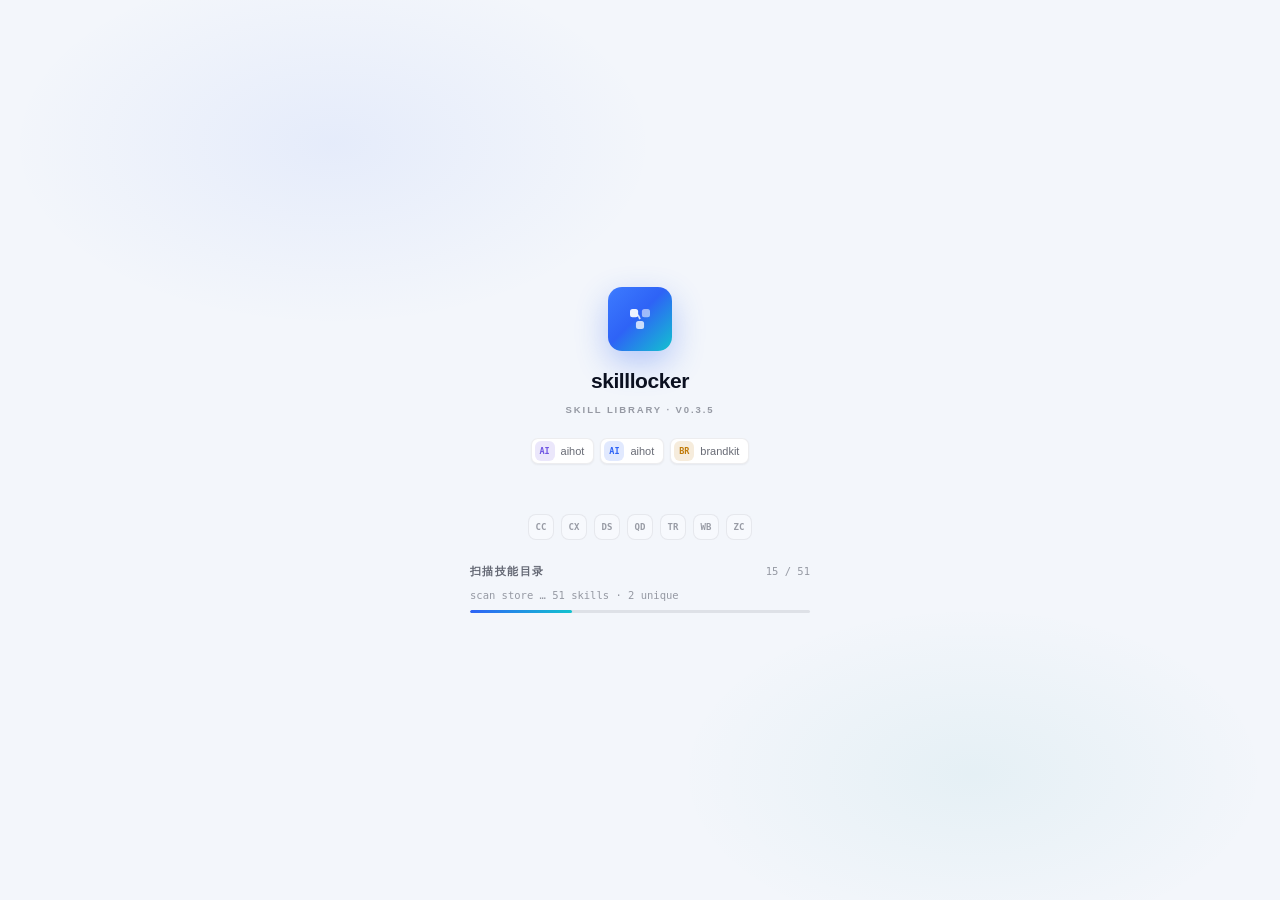
<file: ui/index.html>
<!doctype html>
<html lang="zh-CN">
<head>
<meta charset="utf-8">
<meta name="viewport" content="width=device-width, initial-scale=1">
<meta name="color-scheme" content="light dark">
<title>skilllocker · Skill Library</title>
<script>
/* 桌面端 URL 会带 v=<资源 mtime>：样式和脚本都带上同一版本号，
   否则 WebView2 会继续使用缓存里的旧 app.js / styles.css。file:// 原型没有 v，按原路径加载。 */
(function () {
  var m = /[?&]v=([^&?]+)/.exec(location.search);
  var v = m ? '?v=' + m[1] : '';
  document.write('<link rel="stylesheet" href="styles.css' + v + '">');
})();
</script>
</head>
<body data-view="shared">

<div class="stage">
  <div class="window booting" id="app-window">
    <div class="grips" aria-hidden="true">
      <span class="grip g-n" data-resize="n"></span>
      <span class="grip g-s" data-resize="s"></span>
      <span class="grip g-e" data-resize="e"></span>
      <span class="grip g-w" data-resize="w"></span>
      <span class="grip g-ne" data-resize="ne"></span>
      <span class="grip g-nw" data-resize="nw"></span>
      <span class="grip g-se" data-resize="se"></span>
      <span class="grip g-sw" data-resize="sw"></span>
    </div>

    <!-- ==================================================== titlebar -->
    <header class="titlebar" data-boot-rv style="--rv:0">
      <div class="brand">
        <div class="logo" aria-hidden="true">
          <svg viewBox="0 0 24 24">
            <rect x="4" y="4" width="6.5" height="6.5" rx="2" fill="#fff" fill-opacity=".92"></rect>
            <rect x="13.5" y="4" width="6.5" height="6.5" rx="2" fill="#fff" fill-opacity=".54"></rect>
            <rect x="8.75" y="13.5" width="6.5" height="6.5" rx="2" fill="#fff" fill-opacity=".76"></rect>
            <path d="M10.4 8.6 12 12.1" stroke="#fff" stroke-width="1.4" stroke-opacity=".8"></path>
          </svg>
        </div>
        <span class="wordmark">skilllocker</span>
        <span class="brand-divider"></span>
        <span class="brand-sub">SKILL LIBRARY</span>
      </div>

      <div class="gsearch">
        <svg class="icon" aria-hidden="true"><use href="#i-search"></use></svg>
        <input id="gsearch" type="text" placeholder="搜索名称、备注、分类" autocomplete="off" spellcheck="false" aria-label="搜索 skill">
        <span class="kbd">Ctrl K</span>
      </div>

      <div class="title-actions">
        <span class="local-pill"><i></i>LOCAL</span>
        <span class="iso-pill" id="iso-pill" hidden><i></i>隔离模式</span>
        <button class="icon-btn" id="theme-toggle" title="切换深色模式" aria-label="切换深色模式">
          <svg class="icon" aria-hidden="true"><use href="#i-moon"></use></svg>
        </button>
        <div class="win-controls">
          <button class="win-btn" id="win-min" title="最小化" aria-label="最小化">
            <svg class="icon" aria-hidden="true"><use href="#i-minus"></use></svg>
          </button>
          <button class="win-btn" id="win-max" title="最大化" aria-label="最大化">
            <svg class="icon" aria-hidden="true"><use href="#i-maximize"></use></svg>
          </button>
          <button class="win-btn close" id="win-close" title="关闭" aria-label="关闭">
            <svg class="icon" aria-hidden="true"><use href="#i-x"></use></svg>
          </button>
        </div>
      </div>
    </header>

    <div class="progress" id="progress"><i></i></div>

    <!-- 启动加载动画（SPEC-boot-animation.md · 方案 A）：纯展示层，静态写入覆盖
         首帧（禁 JS 也显示静态层）；pointer-events:none，不阻塞拖窗与窗口三键。
         noboot=1 / 降低动效时由 app.js 的 BootFX 直接回收，行为与 v0.2.0 一致 -->
    <div class="boot" id="boot" role="status" aria-label="正在加载技能库">
      <div class="boot-logo" aria-hidden="true">
        <svg viewBox="0 0 24 24" width="30" height="30">
          <rect x="4" y="4" width="6.5" height="6.5" rx="2" fill="#fff" fill-opacity=".92"></rect>
          <rect x="13.5" y="4" width="6.5" height="6.5" rx="2" fill="#fff" fill-opacity=".54"></rect>
          <rect x="8.75" y="13.5" width="6.5" height="6.5" rx="2" fill="#fff" fill-opacity=".76"></rect>
          <path d="M10.4 8.6 12 12.1" stroke="#fff" stroke-width="1.4" stroke-opacity=".8"></path>
        </svg>
      </div>
      <div class="boot-word">skilllocker</div>
      <div class="boot-eyebrow">SKILL LIBRARY · V0.3.5</div>
      <div class="boot-chips" aria-hidden="true"></div>
      <div class="boot-agents" aria-hidden="true"></div>
      <div class="boot-foot">
        <div class="boot-phrow"><span class="boot-ph">正在启动</span><span class="boot-cnt">0 / 51</span></div>
        <div class="boot-line">kernel ready</div>
        <div class="boot-track"><i></i></div>
      </div>
    </div>

    <!-- ==================================================== body -->
    <div class="app-body">

      <!-- ------------------------------------------------ sidebar -->
      <aside class="sidebar" data-boot-rv style="--rv:1">
        <div class="store-card">
          <div class="store-top">
            <span class="eyebrow">Central Store</span>
            <span class="live"><i></i>LIVE</span>
          </div>
          <div class="store-path" id="store-path" title="D:\skilllocker\store">D:\skilllocker\store</div>
          <div class="store-meta">
            <span><b id="store-count">51</b> skills</span>
            <span id="store-size">54.4 MB</span>
          </div>
          <div class="health-track"><span id="store-health"></span></div>
        </div>

        <div>
          <div class="nav-label">看板</div>
          <nav class="nav" aria-label="看板切换">
            <button class="nav-item active" data-board="shared">
              <svg class="icon" aria-hidden="true"><use href="#i-layers"></use></svg>
              <span>共有技能</span>
              <span class="nav-badge" id="nav-shared">51</span>
            </button>
            <button class="nav-item" data-board="unique">
              <svg class="icon" aria-hidden="true"><use href="#i-sparkle"></use></svg>
              <span>独有技能</span>
              <span class="nav-badge" id="nav-unique">2</span>
            </button>
            <button class="nav-item" data-board="agents">
              <svg class="icon" aria-hidden="true"><use href="#i-bot"></use></svg>
              <span>智能体</span>
              <span class="nav-badge" id="nav-agents">7</span>
            </button>
            <button class="nav-item star-nav" id="nav-starred" title="收藏的 skill 汇总（共有 + 独有）">
              <svg class="icon" aria-hidden="true"><use href="#i-star"></use></svg>
              <span>收藏</span>
              <span class="nav-badge" id="nav-starred-badge">0</span>
            </button>
          </nav>
        </div>

        <div class="side-stat" aria-label="库概览">
          <div><b id="stat-agents">7</b><span>agents</span></div>
          <div><b id="stat-edited">0</b><span>已编辑</span></div>
          <div><b id="stat-folders">7</b><span>分类文件夹</span></div>
          <div><b id="stat-unfiled">0</b><span>未归档</span></div>
        </div>

        <div class="nav-label-row" id="side-folders-head">
          <span class="nav-label" id="side-cat-label">分类文件夹</span>
          <button class="mini-add" id="side-add-folder" title="新建分类文件夹">
            <svg class="icon" aria-hidden="true"><use href="#i-plus"></use></svg>新建
          </button>
        </div>
        <nav class="nav" id="side-folders" aria-label="分类文件夹"></nav>

        <div class="sidebar-foot">
          <button class="settings-btn" id="open-settings">
            <svg class="icon" aria-hidden="true"><use href="#i-settings"></use></svg>
            <span>设置与数据</span>
            <kbd>⌘,</kbd>
          </button>
          <div class="version">v0.3.5 · 快照 <span id="ver-scan">22:16</span></div>
        </div>
      </aside>

      <!-- ------------------------------------------------ workspace -->
      <main class="workspace">
        <header class="topbar" data-boot-rv style="--rv:2">
          <div class="topbar-title">
            <h1 id="page-title">共有技能</h1>
            <p id="page-sub">51 个 skill 同时存在于 7 个 agent · 全部指向中央仓库</p>
          </div>
          <div class="topbar-actions">
            <div class="segmented" id="view-seg" role="group" aria-label="视图切换">
              <button data-view-mode="grid" title="卡片网格视图"><svg class="icon"><use href="#i-grid"/></svg>网格</button>
              <button data-view-mode="list" title="列表视图"><svg class="icon"><use href="#i-rows"/></svg>列表</button>
            </div>
            <button class="icon-btn" id="refresh-btn" title="刷新：重新扫描中央仓库、agent 与独有技能" aria-label="刷新数据">
              <svg class="icon" aria-hidden="true"><use href="#i-refresh"></use></svg>
            </button>
            <button class="sort-btn" id="sort-btn" title="切换排序">
              <svg class="icon" aria-hidden="true"><use href="#i-sort"></use></svg>
              <span id="sort-label">名称 A→Z</span>
            </button>
            <button class="icon-btn" id="density-btn" title="切换信息密度" aria-label="切换信息密度">
              <svg class="icon" aria-hidden="true"><use href="#i-rows"></use></svg>
            </button>
            <button class="btn btn-primary" id="btn-import-top" title="把外部 skill 收入中央仓库（Ctrl I）">
              <svg class="icon" aria-hidden="true"><use href="#i-download"></use></svg>导入 Skill
            </button>
          </div>
        </header>

        <div class="content" data-boot-rv style="--rv:4">

          <div class="boards" role="tablist" aria-label="技能看板" data-boot-rv style="--rv:3">
            <button class="board-tab active" data-board="shared" role="tab" aria-selected="true">
              <span class="tab-icon"><svg class="icon" aria-hidden="true"><use href="#i-layers"></use></svg></span>
              <span class="tab-main">
                <span class="tab-title"><b>共有技能</b><em id="tab-shared-em">7 个分类文件夹</em></span>
                <span class="tab-sub">手动建夹 · 拖拽归档 · 像资源管理器一样管理</span>
              </span>
              <span class="tab-num" id="tab-shared-num">51</span>
            </button>
            <button class="board-tab" data-board="unique" role="tab" aria-selected="false">
              <span class="tab-icon"><svg class="icon" aria-hidden="true"><use href="#i-sparkle"></use></svg></span>
              <span class="tab-main">
                <span class="tab-title"><b>独有技能</b><em id="tab-unique-em">1 + 1 同名覆盖</em></span>
                <span class="tab-sub">只存在于某个 agent · 中央仓库没有或内容不同</span>
              </span>
              <span class="tab-num" id="tab-unique-num">2</span>
            </button>
            <button class="board-tab" data-board="agents" role="tab" aria-selected="false">
              <span class="tab-icon"><svg class="icon" aria-hidden="true"><use href="#i-bot"></use></svg></span>
              <span class="tab-main">
                <span class="tab-title"><b>智能体</b><em id="tab-agents-em">7 已连接</em></span>
                <span class="tab-sub">本机 agent 与 skills 目录的链接开关</span>
              </span>
              <span class="tab-num" id="tab-agents-num">7</span>
            </button>
          </div>

          <div class="crumb-bar" id="crumb-bar" hidden></div>

          <!-- 首启引导：中央仓库为空时出现（接管已有仓库 / 一键收编 / 导入），由 app.js 渲染 -->
          <div class="first-run" id="first-run" role="region" aria-label="首次启动引导" hidden></div>

          <div class="list-card" id="list-card">
            <div class="list-head" id="list-head">
              <span></span>
              <span id="col-name">SKILL</span>
              <span id="col-mid">分类</span>
              <span id="col-right">备注</span>
              <span id="col-cover">分发覆盖</span>
              <span id="col-state"></span>
            </div>
            <div class="list-body" id="list-body"></div>
            <div class="empty" id="list-empty" hidden>
              <div class="empty-icon"><svg class="icon" aria-hidden="true"><use href="#i-search"></use></svg></div>
              <b id="empty-title">没有匹配的 skill</b>
              <span id="empty-sub">换个关键词，或把筛选切回“全部”</span>
              <button class="btn btn-sm" id="reset-filter-btn">清除筛选</button>
            </div>
            <div class="list-foot">
              <span class="hint">
                <svg class="icon" aria-hidden="true"><use href="#i-info"></use></svg>
                <span id="list-foot-hint">点任意一行，在右侧改显示名、归属分类与备注</span>
              </span>
              <span id="list-foot-count">51 条</span>
            </div>
          </div>

          <div class="folder-scroll" id="grid-root" hidden></div>

        </div>
      </main>

      <!-- ------------------------------------------------ inspector -->
      <aside class="inspector" aria-label="Skill 编辑面板" data-boot-rv style="--rv:5">
        <div class="ins-head">
          <div class="ins-head-main">
            <span class="eyebrow">Skill Detail</span>
            <h2 id="ins-raw-name">—</h2>
          </div>
          <button class="ins-star" id="ins-star" title="收藏 / 取消收藏" aria-label="收藏 / 取消收藏" hidden>
            <svg class="icon" aria-hidden="true"><use href="#i-star"></use></svg>
          </button>
          <span class="save-state" id="save-state" hidden>
            <svg class="icon" aria-hidden="true"><use href="#i-check"></use></svg>
            <span>已保存</span>
          </span>
        </div>
        <div class="ins-body" id="ins-body"></div>
      </aside>

    </div>

    <!-- ==================================================== statusbar -->
    <footer class="statusbar" data-boot-rv style="--rv:6">
      <span class="status-health"><i></i><b id="sb-health">51 共有 · 2 独有</b></span>
      <span class="status-sep"></span>
      <span class="status-path" id="sb-path">D:\skilllocker\store</span>
      <span class="status-sep"></span>
      <span>已编辑 <b id="sb-edited">0</b> 条</span>
      <span class="status-sep"></span>
      <span class="status-star" title="收藏数"><svg class="icon" aria-hidden="true"><use href="#i-star"></use></svg><b id="sb-starred">0</b> 收藏</span>
      <div class="status-right">
        <span>SQLite <b>WAL</b></span>
        <span class="status-sep"></span>
        <span>扫描 <b id="sb-scan">22:16</b></span>
        <span class="status-sep"></span>
        <span>v0.3.5</span>
      </div>
    </footer>

  </div>
</div>

<!-- ==================================================== modal / toast / tooltip -->
<div id="modal-root"></div>
<div class="toasts" id="toasts" aria-live="polite"></div>
<div class="tooltip" id="tooltip" role="tooltip"></div>

<!-- ==================================================== icon sprite -->
<svg class="sprite" xmlns="http://www.w3.org/2000/svg" aria-hidden="true" style="position:absolute;width:0;height:0;overflow:hidden">
  <symbol id="i-layers" viewBox="0 0 24 24"><path d="m12 3 9 5-9 5-9-5 9-5Z"></path><path d="m3 12 9 5 9-5M3 16.5l9 5 9-5"></path></symbol>
  <symbol id="i-sparkle" viewBox="0 0 24 24"><path d="M12 3l1.8 5.2L19 10l-5.2 1.8L12 17l-1.8-5.2L5 10l5.2-1.8Z"></path><path d="M19 16l.8 2.2L22 19l-2.2.8L19 22l-.8-2.2L16 19l2.2-.8Z"></path></symbol>
  <symbol id="i-star" viewBox="0 0 24 24"><path d="M12 3.2l2.66 5.4 5.94.86-4.3 4.2 1.02 5.94L12 16.76l-5.32 2.84 1.02-5.94-4.3-4.2 5.94-.86L12 3.2Z"></path></symbol>
  <symbol id="i-search" viewBox="0 0 24 24"><circle cx="11" cy="11" r="6.5"></circle><path d="m16 16 4 4"></path></symbol>
  <symbol id="i-x" viewBox="0 0 24 24"><path d="m6 6 12 12M18 6 6 18"></path></symbol>
  <symbol id="i-minus" viewBox="0 0 24 24"><path d="M5 12h14"></path></symbol>
  <symbol id="i-maximize" viewBox="0 0 24 24"><rect x="5" y="5" width="14" height="14" rx="1"></rect></symbol>
  <symbol id="i-moon" viewBox="0 0 24 24"><path d="M19 14.5A7.5 7.5 0 0 1 9.5 5a7.5 7.5 0 1 0 9.5 9.5Z"></path></symbol>
  <symbol id="i-sun" viewBox="0 0 24 24"><circle cx="12" cy="12" r="4"></circle><path d="M12 2v2M12 20v2M4.9 4.9l1.4 1.4M17.7 17.7l1.4 1.4M2 12h2M20 12h2M4.9 19.1l1.4-1.4M17.7 6.3l1.4-1.4"></path></symbol>
  <symbol id="i-chevron-right" viewBox="0 0 24 24"><path d="m9 6 6 6-6 6"></path></symbol>
  <symbol id="i-chevron-down" viewBox="0 0 24 24"><path d="m6 9 6 6 6-6"></path></symbol>
  <symbol id="i-sort" viewBox="0 0 24 24"><path d="M7 4v16M4 17l3 3 3-3M14 4h6M14 10h5M14 16h3"></path></symbol>
  <symbol id="i-rows" viewBox="0 0 24 24"><rect x="4" y="5" width="16" height="6" rx="2"></rect><rect x="4" y="14" width="16" height="6" rx="2"></rect></symbol>
  <symbol id="i-copy" viewBox="0 0 24 24"><rect x="8" y="8" width="12" height="12" rx="2"></rect><path d="M16 8V6a2 2 0 0 0-2-2H6a2 2 0 0 0-2 2v8a2 2 0 0 0 2 2h2"></path></symbol>
  <symbol id="i-folder" viewBox="0 0 24 24"><path d="M3 7a2 2 0 0 1 2-2h4l2 2h8a2 2 0 0 1 2 2v9a2 2 0 0 1-2 2H5a2 2 0 0 1-2-2Z"></path></symbol>
  <symbol id="i-refresh" viewBox="0 0 24 24"><path d="M20 11a8 8 0 0 0-14-4"></path><path d="M4 13a8 8 0 0 0 14 4"></path><path d="M4 4v4h4M20 20v-4h-4"></path></symbol>
  <symbol id="i-pencil" viewBox="0 0 24 24"><path d="M15.5 4.5 19.5 8.5 8 20H4v-4L15.5 4.5Z"></path></symbol>
  <symbol id="i-tag" viewBox="0 0 24 24"><path d="M11 3H5a2 2 0 0 0-2 2v6l9 9 8-8-9-9Z"></path><circle cx="8" cy="8" r="1.3"></circle></symbol>
  <symbol id="i-note" viewBox="0 0 24 24"><path d="M6 3h9l5 5v13a1 1 0 0 1-1 1H6a1 1 0 0 1-1-1V4a1 1 0 0 1 1-1Z"></path><path d="M14 3v6h6M9 13h6M9 17h4"></path></symbol>
  <symbol id="i-check" viewBox="0 0 24 24"><path d="m5 12 4 4L19 6"></path></symbol>
  <symbol id="i-alert" viewBox="0 0 24 24"><path d="M12 3 2.6 20h18.8L12 3Z"></path><path d="M12 8v5M12 16.5v.6"></path></symbol>
  <symbol id="i-external" viewBox="0 0 24 24"><path d="M14 4h6v6M20 4l-8 8"></path><path d="M18 14v4a2 2 0 0 1-2 2H6a2 2 0 0 1-2-2V8a2 2 0 0 1 2-2h4"></path></symbol>
  <symbol id="i-trash" viewBox="0 0 24 24"><path d="M4 7h16M9 7V5h6v2M6 7l1 13h10l1-13"></path><path d="M9 11v5M15 11v5"></path></symbol>
  <symbol id="i-settings" viewBox="0 0 24 24"><path d="M4 6h16M4 12h16M4 18h16"></path><circle cx="9" cy="6" r="2"></circle><circle cx="15" cy="12" r="2"></circle><circle cx="8" cy="18" r="2"></circle></symbol>
  <symbol id="i-info" viewBox="0 0 24 24"><circle cx="12" cy="12" r="9"></circle><path d="M12 11v6M12 7v.5"></path></symbol>
  <symbol id="i-plus" viewBox="0 0 24 24"><path d="M12 5v14M5 12h14"></path></symbol>
  <symbol id="i-database" viewBox="0 0 24 24"><ellipse cx="12" cy="5" rx="8" ry="3"></ellipse><path d="M4 5v6c0 1.7 3.6 3 8 3s8-1.3 8-3V5"></path><path d="M4 11v6c0 1.7 3.6 3 8 3s8-1.3 8-3v-6"></path></symbol>
  <symbol id="i-link" viewBox="0 0 24 24"><path d="M10 13a5 5 0 0 0 7.1 0l2-2a5 5 0 0 0-7.1-7.1L11 5"></path><path d="M14 11a5 5 0 0 0-7.1 0l-2 2a5 5 0 0 0 7.1 7.1L13 19"></path></symbol>
  <symbol id="i-lock" viewBox="0 0 24 24"><rect x="5" y="10" width="14" height="10" rx="2"></rect><path d="M8 10V7a4 4 0 0 1 8 0v3"></path></symbol>
  <symbol id="i-download" viewBox="0 0 24 24"><path d="M12 3v12M7 10l5 5 5-5"></path><path d="M4 21h16"></path></symbol>
  <symbol id="i-upload" viewBox="0 0 24 24"><path d="M12 17V5M7 10l5-5 5 5"></path><path d="M4 21h16"></path></symbol>
  <symbol id="i-eye" viewBox="0 0 24 24"><path d="M2 12s3.5-6 10-6 10 6 10 6-3.5 6-10 6S2 12 2 12Z"></path><circle cx="12" cy="12" r="3"></circle></symbol>
  <symbol id="i-shield" viewBox="0 0 24 24"><path d="M12 3 4 6v6c0 5 3.4 8 8 9 4.6-1 8-4 8-9V6Z"></path><path d="m9 12 2 2 4-4"></path></symbol>
  <symbol id="i-grid" viewBox="0 0 24 24"><rect x="3" y="3" width="7" height="7" rx="2"></rect><rect x="14" y="3" width="7" height="7" rx="2"></rect><rect x="3" y="14" width="7" height="7" rx="2"></rect><rect x="14" y="14" width="7" height="7" rx="2"></rect></symbol>
  <symbol id="i-folder-open" viewBox="0 0 24 24"><path d="M6 14l1.45-2.9A2 2 0 0 1 9.24 10H20a2 2 0 0 1 1.94 2.5l-1.55 6a2 2 0 0 1-1.94 1.5H4a2 2 0 0 1-2-2V5c0-1.1.9-2 2-2h3.93a2 2 0 0 1 1.66.9l.82 1.2a2 2 0 0 0 1.66.9H18a2 2 0 0 1 2 2v2"></path></symbol>
  <symbol id="i-folder-plus" viewBox="0 0 24 24"><path d="M3 7a2 2 0 0 1 2-2h4l2 2h8a2 2 0 0 1 2 2v9a2 2 0 0 1-2 2H5a2 2 0 0 1-2-2Z"></path><path d="M12 10v6M9 13h6"></path></symbol>
  <symbol id="i-inbox" viewBox="0 0 24 24"><path d="M22 12h-6l-2 3h-4l-2-3H2"></path><path d="M5.45 5.11 2 12v6a2 2 0 0 0 2 2h16a2 2 0 0 0 2-2v-6l-3.45-6.89A2 2 0 0 0 16.76 4H7.24a2 2 0 0 0-1.79 1.11z"></path></symbol>
  <symbol id="i-ellipsis" viewBox="0 0 24 24"><circle cx="12" cy="12" r="1"></circle><circle cx="19" cy="12" r="1"></circle><circle cx="5" cy="12" r="1"></circle></symbol>
  <symbol id="i-bot" viewBox="0 0 24 24"><rect x="4" y="8" width="16" height="11" rx="3"></rect><path d="M12 8V5M11 3.6h2M8 12v2M16 12v2M3.5 11.5v4M20.5 11.5v4"></path></symbol>
  <!-- 导入 skill 弹窗用（SPEC-skill-import.md §5.1），path 与 design-skill-import.html 原型一致 -->
  <symbol id="i-globe" viewBox="0 0 24 24"><circle cx="12" cy="12" r="9"></circle><path d="M3 12h18"></path><path d="M12 3a13.5 13.5 0 0 1 0 18 13.5 13.5 0 0 1 0-18Z"></path></symbol>
  <symbol id="i-file-text" viewBox="0 0 24 24"><path d="M15 2H6a2 2 0 0 0-2 2v16a2 2 0 0 0 2 2h12a2 2 0 0 0 2-2V7Z"></path><path d="M14 2v5h5"></path><path d="M10 9H8M16 13H8M16 17H8"></path></symbol>
  <symbol id="i-hard-drive" viewBox="0 0 24 24"><path d="M22 12H2"></path><path d="M5.5 5.5h13L22 12v6a2 2 0 0 1-2 2H4a2 2 0 0 1-2-2v-6Z"></path><path d="M6 16h.01M10 16h.01"></path></symbol>
  <symbol id="i-ext-link" viewBox="0 0 24 24"><path d="M15 3h6v6"></path><path d="M10 14 21 3"></path><path d="M18 13v6a2 2 0 0 1-2 2H5a2 2 0 0 1-2-2V8a2 2 0 0 1 2-2h6"></path></symbol>
  <symbol id="i-arrow-left" viewBox="0 0 24 24"><path d="m12 19-7-7 7-7"></path><path d="M19 12H5"></path></symbol>
  <symbol id="i-package" viewBox="0 0 24 24"><path d="m7.5 4.3 9 5.2"></path><path d="M21 16V8a2 2 0 0 0-1-1.7l-7-4a2 2 0 0 0-2 0l-7 4A2 2 0 0 0 3 8v8a2 2 0 0 0 1 1.7l7 4a2 2 0 0 0 2 0l7-4A2 2 0 0 0 21 16Z"></path><path d="m3.3 7 8.7 5 8.7-5"></path><path d="M12 22V12"></path></symbol>
  <symbol id="i-ok" viewBox="0 0 24 24"><circle cx="12" cy="12" r="9"></circle><path d="m8.5 12 2.5 2.5 5-5"></path></symbol>
  <symbol id="i-bad" viewBox="0 0 24 24"><circle cx="12" cy="12" r="9"></circle><path d="m15 9-6 6M9 9l6 6"></path></symbol>
  <symbol id="i-spin" viewBox="0 0 24 24"><path d="M21 12a9 9 0 1 1-6.2-8.6"></path></symbol>
  <symbol id="i-db" viewBox="0 0 24 24"><ellipse cx="12" cy="5" rx="8" ry="3"></ellipse><path d="M4 5v14c0 1.7 3.6 3 8 3s8-1.3 8-3V5"></path><path d="M4 12c0 1.7 3.6 3 8 3s8-1.3 8-3"></path></symbol>
</svg>

<script>
/* 与 head 中的样式版本号保持一致，避免 WebView2 复用缓存的旧脚本。 */
(function () {
  var m = /[?&]v=([^&?]+)/.exec(location.search);
  var v = m ? '?v=' + m[1] : '';
  ['bridge.js', 'data.js', 'app.js'].forEach(function (name) {
    document.write('<script src="' + name + v + '"><\/script>');
  });
})();
</script>
</body>
</html>
</file>
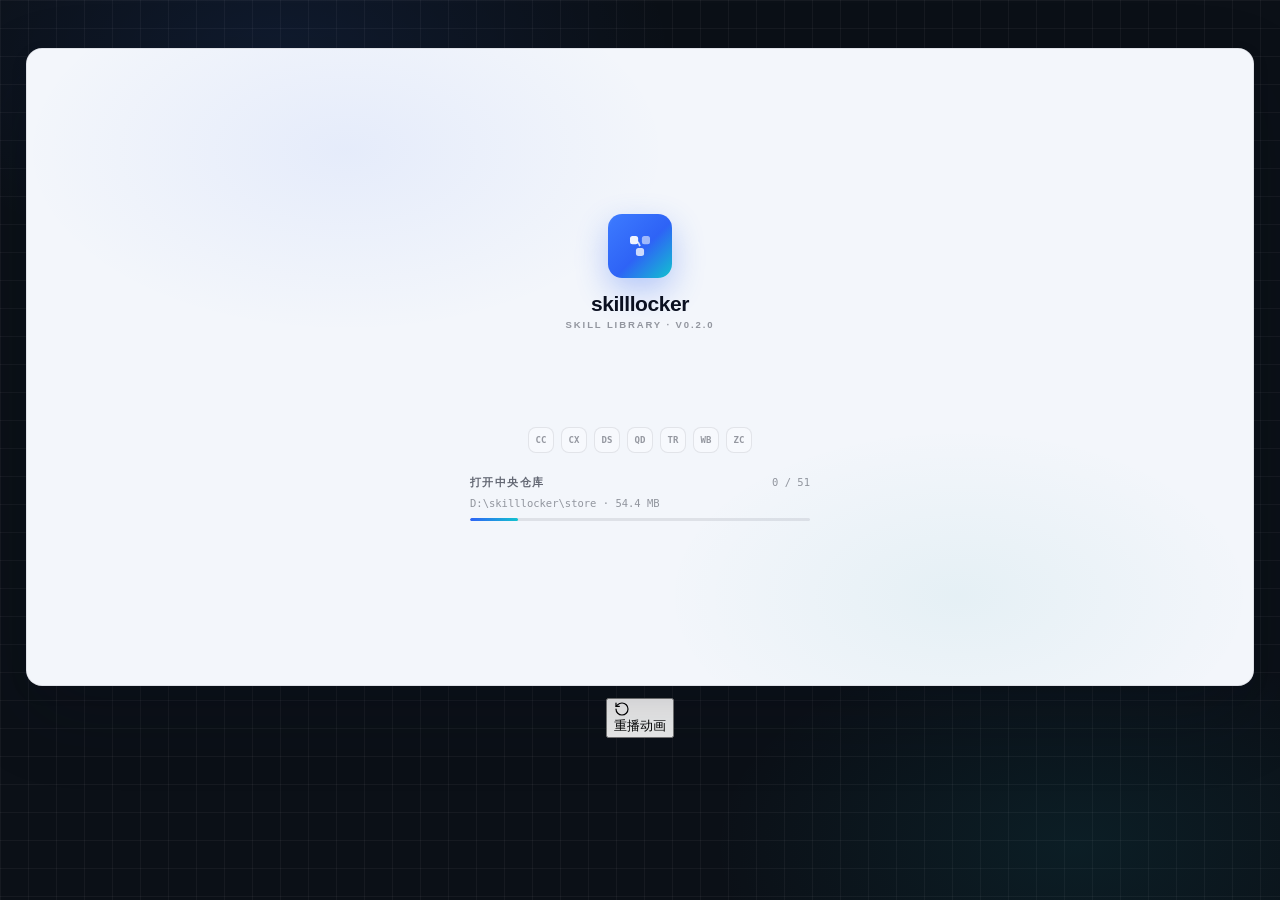
<file: ui/design-boot-animation.html>
<!doctype html>
<html lang="zh-CN">
<head>
<meta charset="utf-8">
<meta name="viewport" content="width=device-width, initial-scale=1">
<title>skilllocker · 启动加载动画（方案 A · 徽章汇入）</title>
<style>
  /* 舞台：沿用 UI-SPEC §3.1 的深色网格 + 双径向渐变 */
  body{margin:0; padding:28px 24px 44px; min-height:100vh; box-sizing:border-box;
       display:flex; flex-direction:column; align-items:center;
       background-color:#0b1017;
       background-image:
         radial-gradient(560px 320px at 22% 6%, rgba(61,123,255,.10), transparent 70%),
         radial-gradient(520px 300px at 84% 94%, rgba(18,194,207,.08), transparent 70%),
         linear-gradient(rgba(255,255,255,.045) 1px, transparent 1px),
         linear-gradient(90deg, rgba(255,255,255,.045) 1px, transparent 1px);
       background-size:auto, auto, 28px 28px, 28px 28px;}
  #sk-boot-mock{width:100%; max-width:1440px;}
</style>
</head>
<body>

<svg xmlns="http://www.w3.org/2000/svg" aria-hidden="true" style="position:absolute;width:0;height:0;overflow:hidden">
  <symbol id="i-search" viewBox="0 0 24 24"><circle cx="11" cy="11" r="6.5"/><path d="m16 16 4 4"/></symbol>
  <symbol id="i-moon" viewBox="0 0 24 24"><path d="M19 14.5A7.5 7.5 0 0 1 9.5 5a7.5 7.5 0 1 0 9.5 9.5Z"/></symbol>
  <symbol id="i-minus" viewBox="0 0 24 24"><path d="M5 12h14"/></symbol>
  <symbol id="i-maximize" viewBox="0 0 24 24"><rect x="5" y="5" width="14" height="14" rx="1"/></symbol>
  <symbol id="i-x" viewBox="0 0 24 24"><path d="m6 6 12 12M18 6 6 18"/></symbol>
  <symbol id="i-layers" viewBox="0 0 24 24"><path d="m12 3 9 5-9 5-9-5 9-5Z"/><path d="m3 12 9 5 9-5M3 16.5l9 5 9-5"/></symbol>
  <symbol id="i-sparkle" viewBox="0 0 24 24"><path d="M12 3l1.8 5.2L19 10l-5.2 1.8L12 17l-1.8-5.2L5 10l5.2-1.8Z"/><path d="M19 16l.8 2.2L22 19l-2.2.8L19 22l-.8-2.2L16 19l2.2-.8Z"/></symbol>
  <symbol id="i-bot" viewBox="0 0 24 24"><rect x="4" y="8" width="16" height="11" rx="3"/><path d="M12 8V5M11 3.6h2M8 12v2M16 12v2M3.5 11.5v4M20.5 11.5v4"/></symbol>
  <symbol id="i-settings" viewBox="0 0 24 24"><path d="M4 6h16M4 12h16M4 18h16"/><circle cx="9" cy="6" r="2"/><circle cx="15" cy="12" r="2"/><circle cx="8" cy="18" r="2"/></symbol>
  <symbol id="i-refresh" viewBox="0 0 24 24"><path d="M20 11a8 8 0 0 0-14-4"/><path d="M4 13a8 8 0 0 0 14 4"/><path d="M4 4v4h4M20 20v-4h-4"/></symbol>
  <symbol id="i-grid" viewBox="0 0 24 24"><rect x="3" y="3" width="7" height="7" rx="2"/><rect x="14" y="3" width="7" height="7" rx="2"/><rect x="3" y="14" width="7" height="7" rx="2"/><rect x="14" y="14" width="7" height="7" rx="2"/></symbol>
  <symbol id="i-rows" viewBox="0 0 24 24"><rect x="4" y="5" width="16" height="6" rx="2"/><rect x="4" y="14" width="16" height="6" rx="2"/></symbol>
  <symbol id="i-sort" viewBox="0 0 24 24"><path d="M7 4v16M4 17l3 3 3-3M14 4h6M14 10h5M14 16h3"/></symbol>
  <symbol id="i-folder-open" viewBox="0 0 24 24"><path d="M6 14l1.45-2.9A2 2 0 0 1 9.24 10H20a2 2 0 0 1 1.94 2.5l-1.55 6a2 2 0 0 1-1.94 1.5H4a2 2 0 0 1-2-2V5c0-1.1.9-2 2-2h3.93a2 2 0 0 1 1.66.9l.82 1.2a2 2 0 0 0 1.66.9H18a2 2 0 0 1 2 2v2"/></symbol>
  <symbol id="i-check" viewBox="0 0 24 24"><path d="m5 12 4 4L19 6"/></symbol>
  <symbol id="i-plus" viewBox="0 0 24 24"><path d="M12 5v14M5 12h14"/></symbol>
  <symbol id="i-box" viewBox="0 0 24 24"><path d="M21 8 12 3 3 8v8l9 5 9-5V8Z"/><path d="M3 8l9 5 9-5M12 13v8"/></symbol>
  <symbol id="i-rotate-ccw" viewBox="0 0 24 24"><path d="M3 12a9 9 0 1 0 9-9 9.75 9.75 0 0 0-6.74 2.74L3 8"/><path d="M3 3v5h5"/></symbol>
</svg>

<script>
/* 独立导出用：lucide 替身 —— 把 data-lucide 占位替换为上面内联 sprite 的引用，零 CDN 依赖 */
window.lucide = {
  createIcons: function () {
    var nodes = document.querySelectorAll('[data-lucide]');
    for (var i = 0; i < nodes.length; i++) {
      var el = nodes[i];
      var name = el.getAttribute('data-lucide');
      var svg = document.createElementNS('http://www.w3.org/2000/svg', 'svg');
      svg.setAttribute('viewBox', '0 0 24 24');
      svg.setAttribute('width', '16');
      svg.setAttribute('height', '16');
      svg.setAttribute('fill', 'none');
      svg.setAttribute('stroke', 'currentColor');
      svg.setAttribute('stroke-width', '1.8');
      svg.setAttribute('stroke-linecap', 'round');
      svg.setAttribute('stroke-linejoin', 'round');
      svg.setAttribute('aria-hidden', 'true');
      svg.innerHTML = '<use href="#i-' + name + '"></use>';
      el.parentNode.replaceChild(svg, el);
    }
  }
};
</script>
<div id="sk-boot-mock" aria-label="skilllocker 启动加载动画方案" data-previous-label="上一个" data-next-label="下一个">

  <style>
    #sk-boot-mock{
      --sk-font:"Segoe UI Variable Text","Segoe UI","Microsoft YaHei UI","Noto Sans SC",sans-serif;
      --sk-display:"Bahnschrift","Segoe UI Variable Display","Segoe UI","Microsoft YaHei UI",sans-serif;
      --sk-mono:"Cascadia Mono","Consolas","SFMono-Regular",monospace;
      --sk-bg:light-dark(#f3f6fb,#080b12);
      --sk-surface:light-dark(#ffffff,#111722);
      --sk-surface-2:light-dark(#f7f9fd,#151d2a);
      --sk-surface-3:light-dark(#edf1f8,#1d2635);
      --sk-ink:light-dark(#0b1020,#ffffff);
      --sk-ink-2:light-dark(rgba(11,16,32,.62),rgba(255,255,255,.64));
      --sk-ink-3:light-dark(rgba(11,16,32,.42),rgba(255,255,255,.44));
      --sk-line:light-dark(rgba(11,16,32,.09),rgba(255,255,255,.08));
      --sk-accent:light-dark(#2e63f6,#7c9dff);
      --sk-violet:light-dark(#6f56e3,#a78bfa);
      --sk-rose:light-dark(#d2406f,#ff7aa6);
      --sk-teal:light-dark(#0a8f96,#46d4d8);
      --sk-slate:light-dark(#51607a,#9fb0c9);
      --sk-success:light-dark(#0e9f6e,#3dd68c);
      --sk-warning:light-dark(#c07a09,#f4b740);
      --sk-ease:cubic-bezier(.2,0,0,1);
      --sk-spring:cubic-bezier(.34,1.56,.64,1);
      --sk-logo-grad:linear-gradient(135deg,#3d7bff,#2e63f6 55%,#12c2cf);
      --sk-bar-grad:linear-gradient(90deg,light-dark(#2e63f6,#7c9dff),light-dark(#12c2cf,#46d4d8));
      color-scheme:light dark;
      width:100%;
      font-family:var(--sk-font);
      color:var(--sk-ink);
      font-size:14px;
      line-height:1.5;
    }
    #sk-boot-mock.sk-dark{ color-scheme:dark }
    #sk-boot-mock *,#sk-boot-mock *::before,#sk-boot-mock *::after{ box-sizing:border-box }
    #sk-boot-mock svg{ display:block }

    /* ---------- variant stage / replay ---------- */
    #sk-boot-mock > section{ padding:6px 0 10px }
    #sk-boot-mock .sk-stage{ padding:14px 2px 0 }
    #sk-boot-mock .sk-replay{ display:flex; justify-content:center; padding:12px 0 2px }

    /* ---------- window ---------- */
    #sk-boot-mock .sk-win{
      position:relative; overflow:hidden; display:flex; flex-direction:column;
      border-radius:16px; border:1px solid var(--sk-line);
      background:var(--sk-bg); color:var(--sk-ink);
      box-shadow:0 30px 80px light-dark(rgba(11,16,32,.16),rgba(0,0,0,.5)),
                 0 6px 18px light-dark(rgba(11,16,32,.08),rgba(0,0,0,.35));
    }

    /* ---------- titlebar ---------- */
    #sk-boot-mock .sk-tb{
      height:46px; flex:0 0 auto; display:flex; align-items:center; gap:9px;
      padding:0 6px 0 14px; background:var(--sk-surface); border-bottom:1px solid var(--sk-line);
    }
    #sk-boot-mock .sk-logo{ width:24px; height:24px; border-radius:7px; background:var(--sk-logo-grad); display:grid; place-items:center; flex:0 0 auto }
    #sk-boot-mock .sk-wordmark{ font:600 15px/1 var(--sk-display); letter-spacing:-.01em }
    #sk-boot-mock .sk-bdiv{ width:1px; height:16px; background:var(--sk-line) }
    #sk-boot-mock .sk-bsub{ font:600 9.5px/1 var(--sk-font); letter-spacing:.14em; color:var(--sk-ink-3) }
    #sk-boot-mock .sk-gsearch{
      margin-left:12px; width:min(300px,32%); height:30px; border-radius:8px;
      background:var(--sk-surface-2); border:1px solid var(--sk-line);
      display:flex; align-items:center; gap:7px; padding:0 8px; color:var(--sk-ink-3);
    }
    #sk-boot-mock .sk-gsearch i{ color:var(--sk-ink-3); display:grid; place-items:center }
    #sk-boot-mock .sk-gsearch em{ font-style:normal; font-size:11.5px; flex:1; white-space:nowrap; overflow:hidden }
    #sk-boot-mock .sk-gsearch kbd{
      font:400 9.5px/1 var(--sk-mono); padding:3px 5px; border-radius:4px;
      background:var(--sk-surface); border:1px solid var(--sk-line); color:var(--sk-ink-3);
    }
    #sk-boot-mock .sk-tb-actions{ margin-left:auto; display:flex; align-items:center; gap:4px }
    #sk-boot-mock .sk-pill{
      height:20px; padding:0 8px; border-radius:20px; display:inline-flex; align-items:center; gap:5px;
      background:color-mix(in srgb,var(--sk-success) 12%,transparent); color:var(--sk-success);
      font:600 9px/1 var(--sk-mono); letter-spacing:.1em;
    }
    #sk-boot-mock .sk-pill i{ width:5px; height:5px; border-radius:50%; background:currentColor }
    #sk-boot-mock .sk-tbtn{
      width:30px; height:30px; border-radius:8px; display:grid; place-items:center; color:var(--sk-ink-2);
    }
    #sk-boot-mock .sk-tbtn.win{ width:42px; height:32px; border-radius:7px }
    #sk-boot-mock .sk-tbtn.win.close:hover{ background:light-dark(#e81123,#c42b1c); color:#fff }

    /* ---------- app body ---------- */
    #sk-boot-mock .sk-app{ flex:1 0 auto; display:flex; height:560px; min-height:0 }

    /* sidebar */
    #sk-boot-mock .sk-side{
      width:216px; flex:0 0 auto; border-right:1px solid var(--sk-line);
      padding:12px 10px; display:flex; flex-direction:column; gap:10px; background:var(--sk-bg); overflow:hidden;
    }
    #sk-boot-mock .sk-store{ background:var(--sk-surface); border:1px solid var(--sk-line); border-radius:12px; padding:10px; box-shadow:0 1px 2px light-dark(rgba(11,16,32,.04),transparent) }
    #sk-boot-mock .sk-store-top{ display:flex; align-items:center; justify-content:space-between }
    #sk-boot-mock .sk-eyebrow{ font:600 9.5px/1 var(--sk-font); letter-spacing:.12em; color:var(--sk-ink-3) }
    #sk-boot-mock .sk-live{
      height:16px; padding:0 6px; border-radius:8px; display:inline-flex; align-items:center; gap:4px;
      background:color-mix(in srgb,var(--sk-success) 13%,transparent); color:var(--sk-success);
      font:600 8.5px/1 var(--sk-mono); letter-spacing:.08em;
    }
    #sk-boot-mock .sk-live i{ width:4px; height:4px; border-radius:50%; background:currentColor }
    #sk-boot-mock .sk-store-path{ margin-top:7px; font:400 10.5px/1.2 var(--sk-mono); color:var(--sk-ink-2); white-space:nowrap; overflow:hidden; text-overflow:ellipsis }
    #sk-boot-mock .sk-store-meta{ margin-top:4px; font-size:11px; color:var(--sk-ink-3); display:flex; justify-content:space-between; align-items:baseline }
    #sk-boot-mock .sk-store-meta b{ font:600 13px/1 var(--sk-display); color:var(--sk-ink); letter-spacing:-.02em }
    #sk-boot-mock .sk-health{ margin-top:8px; height:4px; border-radius:2px; background:var(--sk-surface-3); overflow:hidden }
    #sk-boot-mock .sk-health i{ display:block; height:100%; width:78%; border-radius:2px; background:linear-gradient(90deg,var(--sk-success),color-mix(in srgb,var(--sk-success) 55%,var(--sk-teal))) }
    #sk-boot-mock .sk-navlabel{ font:600 10px/1 var(--sk-font); letter-spacing:.1em; color:var(--sk-ink-3); padding:0 4px }
    #sk-boot-mock .sk-nav{ display:flex; flex-direction:column; gap:3px }
    #sk-boot-mock .sk-navi{
      height:36px; border-radius:9px; display:flex; align-items:center; gap:8px; padding:0 9px;
      font:500 12.5px/1 var(--sk-font); color:var(--sk-ink-2); position:relative;
    }
    #sk-boot-mock .sk-navi i{ color:var(--sk-ink-3); display:grid; place-items:center }
    #sk-boot-mock .sk-navi b{
      margin-left:auto; font:600 10px/18px var(--sk-mono); min-width:18px; text-align:center;
      background:var(--sk-surface-3); color:var(--sk-ink-2); border-radius:6px; padding:0 5px;
    }
    #sk-boot-mock .sk-navi.on{ background:color-mix(in srgb,var(--sk-accent) 10%,transparent); color:var(--sk-ink); box-shadow:inset 3px 0 0 0 var(--sk-accent) }
    #sk-boot-mock .sk-navi.on i{ color:var(--sk-accent) }
    #sk-boot-mock .sk-navi.on b{ background:color-mix(in srgb,var(--sk-accent) 16%,transparent); color:var(--sk-accent) }
    #sk-boot-mock .sk-navi.teal.on{ background:color-mix(in srgb,var(--sk-teal) 10%,transparent); box-shadow:inset 3px 0 0 0 var(--sk-teal) }
    #sk-boot-mock .sk-navi.teal i,#sk-boot-mock .sk-navi.teal b{ color:var(--sk-teal) }
    #sk-boot-mock .sk-navi.teal b{ background:color-mix(in srgb,var(--sk-teal) 14%,transparent) }
    #sk-boot-mock .sk-stat{ display:grid; grid-template-columns:1fr 1fr; gap:6px 10px; padding:2px 4px }
    #sk-boot-mock .sk-stat div{ display:flex; align-items:baseline; gap:5px }
    #sk-boot-mock .sk-stat b{ font:600 13px/1 var(--sk-display); letter-spacing:-.02em }
    #sk-boot-mock .sk-stat span{ font-size:10px; color:var(--sk-ink-3) }
    #sk-boot-mock .sk-folders{ display:flex; flex-direction:column; gap:2px }
    #sk-boot-mock .sk-fold{ height:24px; display:flex; align-items:center; gap:7px; padding:0 5px; border-radius:6px; font-size:11.5px; color:var(--sk-ink-2) }
    #sk-boot-mock .sk-fold i{ width:7px; height:7px; border-radius:2px; background:var(--fc,var(--sk-accent)) }
    #sk-boot-mock .sk-fold b{ margin-left:auto; font:400 10px/1 var(--sk-mono); color:var(--sk-ink-3) }
    #sk-boot-mock .sk-fold.more{ color:var(--sk-ink-3); font-size:10.5px }
    #sk-boot-mock .sk-sidefoot{ margin-top:auto; display:flex; flex-direction:column; gap:8px }
    #sk-boot-mock .sk-setbtn{
      height:30px; border-radius:8px; border:1px solid var(--sk-line); background:var(--sk-surface);
      display:flex; align-items:center; gap:7px; padding:0 10px; font:500 11.5px/1 var(--sk-font); color:var(--sk-ink-2);
    }
    #sk-boot-mock .sk-setbtn i{ color:var(--sk-ink-3); display:grid; place-items:center }
    #sk-boot-mock .sk-ver{ font-size:10px; color:var(--sk-ink-3); padding:0 2px }

    /* main */
    #sk-boot-mock .sk-main{ flex:1; min-width:0; display:flex; flex-direction:column; background:var(--sk-bg) }
    #sk-boot-mock .sk-top{
      height:64px; flex:0 0 auto; display:flex; align-items:center; justify-content:space-between;
      padding:0 18px; border-bottom:1px solid var(--sk-line);
    }
    #sk-boot-mock .sk-top h2{ font:600 20px/1.1 var(--sk-font); letter-spacing:-.02em }
    #sk-boot-mock .sk-top p{ margin-top:4px; font-size:11px; color:var(--sk-ink-3); white-space:nowrap; overflow:hidden; text-overflow:ellipsis }
    #sk-boot-mock .sk-top-actions{ display:flex; align-items:center; gap:8px; flex:0 0 auto }
    #sk-boot-mock .sk-seg{ display:flex; background:var(--sk-surface-3); border-radius:9px; padding:2px }
    #sk-boot-mock .sk-seg span{
      height:26px; padding:0 10px; border-radius:7px; display:inline-flex; align-items:center; gap:5px;
      font:500 11.5px/1 var(--sk-font); color:var(--sk-ink-2);
    }
    #sk-boot-mock .sk-seg span.on{ background:var(--sk-surface); color:var(--sk-ink); box-shadow:0 1px 3px light-dark(rgba(11,16,32,.1),rgba(0,0,0,.3)) }
    #sk-boot-mock .sk-seg i{ display:grid; place-items:center }
    #sk-boot-mock .sk-sort{
      height:28px; padding:0 10px; border-radius:8px; border:1px solid var(--sk-line); background:var(--sk-surface);
      display:inline-flex; align-items:center; gap:6px; font:500 11.5px/1 var(--sk-font); color:var(--sk-ink-2);
    }
    #sk-boot-mock .sk-sort i{ display:grid; place-items:center }
    #sk-boot-mock .sk-boards{ display:grid; grid-template-columns:repeat(3,minmax(0,1fr)); gap:10px; padding:12px 18px 0 }
    #sk-boot-mock .sk-board{
      height:72px; border-radius:14px; background:var(--sk-surface); border:1px solid var(--sk-line);
      display:flex; align-items:center; gap:11px; padding:0 12px; position:relative; overflow:hidden;
      box-shadow:0 1px 2px light-dark(rgba(11,16,32,.04),transparent);
    }
    #sk-boot-mock .sk-bico{
      width:38px; height:38px; border-radius:11px; display:grid; place-items:center;
      background:var(--sk-surface-3); color:var(--sk-ink-2); flex:0 0 auto;
    }
    #sk-boot-mock .sk-board.on .sk-bico{ background:var(--sk-accent); color:#fff }
    #sk-boot-mock .sk-board.on::before{ content:""; position:absolute; top:0; left:0; right:0; height:2px; background:var(--sk-logo-grad) }
    #sk-boot-mock .sk-board.on b{ color:var(--sk-accent) }
    #sk-boot-mock .sk-board.on em{ color:var(--sk-accent) }
    #sk-boot-mock .sk-board .sk-bico.tealc{ background:color-mix(in srgb,var(--sk-teal) 14%,transparent); color:var(--sk-teal) }
    #sk-boot-mock .sk-board > div{ min-width:0; flex:1 }
    #sk-boot-mock .sk-board b{ display:block; font:600 13px/1.2 var(--sk-font) }
    #sk-boot-mock .sk-board span{ display:block; margin-top:3px; font-size:10px; color:var(--sk-ink-3); white-space:nowrap; overflow:hidden; text-overflow:ellipsis }
    #sk-boot-mock .sk-board em{ font:600 22px/1 var(--sk-display); font-style:normal; letter-spacing:-.03em; color:var(--sk-ink-3) }
    #sk-boot-mock .sk-grid{
      flex:1; min-height:0; overflow:hidden; padding:12px 18px 14px;
      display:grid; grid-template-columns:repeat(auto-fill,minmax(164px,1fr)); gap:10px; align-content:start;
    }
    #sk-boot-mock .sk-fcard,#sk-boot-mock .sk-scard{
      display:flex; gap:10px; align-items:center; padding:11px 12px; border-radius:14px;
      background:var(--sk-surface); border:1px solid var(--sk-line);
      box-shadow:0 1px 2px light-dark(rgba(11,16,32,.04),transparent); min-width:0;
    }
    #sk-boot-mock .sk-fico{
      width:36px; height:36px; border-radius:10px; display:grid; place-items:center; flex:0 0 auto;
      color:var(--fc,var(--sk-accent)); background:color-mix(in srgb,var(--fc,var(--sk-accent)) 12%,transparent);
    }
    #sk-boot-mock .sk-fico.sm{ width:28px; height:28px; border-radius:8px }
    #sk-boot-mock .sk-fcard > div,#sk-boot-mock .sk-scard > div{ min-width:0 }
    #sk-boot-mock .sk-fcard b,#sk-boot-mock .sk-scard b{ display:block; font:600 12.5px/1.2 var(--sk-font); white-space:nowrap; overflow:hidden; text-overflow:ellipsis }
    #sk-boot-mock .sk-fcard span,#sk-boot-mock .sk-scard span{ display:block; margin-top:3px; font:400 9.5px/1 var(--sk-mono); color:var(--sk-ink-3); white-space:nowrap; overflow:hidden; text-overflow:ellipsis }

    /* inspector */
    #sk-boot-mock .sk-ins{ width:344px; flex:0 0 auto; border-left:1px solid var(--sk-line); background:var(--sk-surface); display:flex; flex-direction:column; overflow:hidden }
    #sk-boot-mock .sk-inshead{ height:64px; flex:0 0 auto; display:flex; align-items:center; justify-content:space-between; padding:0 16px; border-bottom:1px solid var(--sk-line) }
    #sk-boot-mock .sk-inshead b{ display:block; margin-top:5px; font:600 15px/1.1 var(--sk-mono) }
    #sk-boot-mock .sk-saved{
      height:21px; padding:0 8px; border-radius:11px; display:inline-flex; align-items:center; gap:4px;
      background:color-mix(in srgb,var(--sk-success) 13%,transparent); color:var(--sk-success); font:500 10px/1 var(--sk-font);
    }
    #sk-boot-mock .sk-insbody{ padding:13px 16px; display:flex; flex-direction:column; gap:7px; overflow:hidden }
    #sk-boot-mock .sk-lab{ font:600 10px/1 var(--sk-font); letter-spacing:.1em; color:var(--sk-ink-3); margin-top:5px }
    #sk-boot-mock .sk-input{
      height:38px; border-radius:9px; border:1px solid var(--sk-line); background:var(--sk-surface);
      display:flex; align-items:center; padding:0 10px; font:600 13px/1 var(--sk-font);
    }
    #sk-boot-mock .sk-chipsrow{ display:flex; flex-wrap:wrap; gap:6px }
    #sk-boot-mock .sk-fchip{
      height:24px; padding:0 9px; border-radius:6px; border:1px solid var(--sk-line); background:var(--sk-surface-2);
      display:inline-flex; align-items:center; gap:4px; font:500 10.5px/1 var(--sk-font); color:var(--sk-ink-2);
    }
    #sk-boot-mock .sk-fchip.on{ background:color-mix(in srgb,var(--sk-accent) 11%,transparent); border-color:color-mix(in srgb,var(--sk-accent) 38%,transparent); color:var(--sk-accent) }
    #sk-boot-mock .sk-fchip.add{ padding:0 7px; color:var(--sk-ink-3) }
    #sk-boot-mock .sk-note{
      min-height:66px; border-radius:9px; background:var(--sk-surface-2); border:1px solid var(--sk-line);
      padding:9px 10px; font-size:11.5px; line-height:1.6; color:var(--sk-ink-2);
    }
    #sk-boot-mock .sk-metas{ margin-top:6px; display:flex; flex-direction:column; gap:2px }
    #sk-boot-mock .sk-metas > div{ display:flex; align-items:center; min-height:26px; gap:10px }
    #sk-boot-mock .sk-metas span{ width:58px; flex:0 0 auto; font-size:10.5px; color:var(--sk-ink-3) }
    #sk-boot-mock .sk-metas code{ font:400 10.5px/1.3 var(--sk-mono); color:var(--sk-ink-2); white-space:nowrap; overflow:hidden; text-overflow:ellipsis }

    /* statusbar */
    #sk-boot-mock .sk-sb{
      height:30px; flex:0 0 auto; display:flex; align-items:center; gap:10px; padding:0 14px;
      border-top:1px solid var(--sk-line); background:var(--sk-surface); font-size:10.5px; color:var(--sk-ink-2);
    }
    #sk-boot-mock .sk-sb .dot{ width:7px; height:7px; border-radius:50%; background:var(--sk-success); box-shadow:0 0 0 3px color-mix(in srgb,var(--sk-success) 18%,transparent) }
    #sk-boot-mock .sk-sb b{ font-weight:600; color:var(--sk-ink) }
    #sk-boot-mock .sk-sb .sep{ width:1px; height:12px; background:var(--sk-line) }
    #sk-boot-mock .sk-sb-r{ margin-left:auto; display:flex; align-items:center; gap:10px }

    /* ---------- reveal cascade ---------- */
    #sk-boot-mock .sk-win [data-rv]{
      transition:opacity 220ms var(--sk-ease),transform 220ms var(--sk-ease);
      transition-delay:calc(var(--rv,0) * 12ms);
    }
    #sk-boot-mock .sk-win.booting [data-rv]{ opacity:0; transform:translateY(3px); transition:none }

    /* ---------- boot overlay shared ---------- */
    #sk-boot-mock .sk-boot{
      position:absolute; inset:0; z-index:6; display:flex; flex-direction:column; align-items:center; justify-content:center;
      background:var(--sk-bg); opacity:1;
    }
    #sk-boot-mock .sk-boot::before{
      content:""; position:absolute; inset:0; pointer-events:none;
      background:radial-gradient(460px 260px at 26% 16%,color-mix(in srgb,var(--sk-accent) 7%,transparent),transparent 70%),
                 radial-gradient(420px 240px at 76% 86%,color-mix(in srgb,var(--sk-teal) 6%,transparent),transparent 70%);
    }
    #sk-boot-mock .sk-boot > *{ position:relative }
    #sk-boot-mock .sk-boot.done{
      opacity:0; visibility:hidden; pointer-events:none;
      transition:opacity calc(300ms * var(--k,1)) var(--sk-ease),visibility 0s linear calc(300ms * var(--k,1));
    }

    /* ---------- variant A · 徽章汇入 ---------- */
    #sk-boot-mock .sk-blogo{
      width:64px; height:64px; border-radius:14px; background:var(--sk-logo-grad);
      display:grid; place-items:center; position:relative;
      box-shadow:0 12px 32px light-dark(rgba(46,99,246,.32),rgba(46,99,246,.4));
      opacity:0;
    }
    #sk-boot-mock .sk-boot.run .sk-blogo{ animation:skPop calc(480ms * var(--k,1)) var(--sk-spring) both }
    #sk-boot-mock .sk-blogo::before{
      content:""; position:absolute; inset:0; border-radius:14px;
      background:linear-gradient(115deg,transparent 32%,rgba(255,255,255,.34) 50%,transparent 68%);
      background-size:240% 100%; background-position:130% 0;
    }
    #sk-boot-mock .sk-boot.run .sk-blogo::before{ animation:skShine calc(2600ms * var(--k,1)) var(--sk-ease) infinite }
    #sk-boot-mock .sk-blogo::after{
      content:""; position:absolute; inset:-7px; border-radius:19px; border:1.5px solid color-mix(in srgb,var(--sk-accent) 45%,transparent);
      opacity:0;
    }
    #sk-boot-mock .sk-boot.run .sk-blogo::after{ animation:skRing calc(2200ms * var(--k,1)) ease-out calc(600ms * var(--k,1)) infinite }
    #sk-boot-mock .sk-boot.ok .sk-blogo::after{ border-color:color-mix(in srgb,var(--sk-success) 55%,transparent) }
    #sk-boot-mock .sk-bword{ margin-top:15px; font:600 21px/1 var(--sk-display); letter-spacing:-.02em; opacity:0 }
    #sk-boot-mock .sk-beyebrow{ margin-top:6px; font:600 9.5px/1 var(--sk-font); letter-spacing:.2em; color:var(--sk-ink-3); opacity:0 }
    #sk-boot-mock .sk-boot.run .sk-bword,#sk-boot-mock .sk-boot.run .sk-beyebrow{ animation:skFadeUp calc(360ms * var(--k,1)) var(--sk-ease) both }
    #sk-boot-mock .sk-boot.run .sk-beyebrow{ animation-delay:calc(80ms * var(--k,1)) }
    #sk-boot-mock .sk-chips{
      margin-top:22px; height:60px; width:min(520px,84%);
      display:flex; flex-wrap:wrap; justify-content:center; align-content:flex-start; gap:6px;
      overflow:hidden; opacity:0;
      -webkit-mask-image:linear-gradient(180deg,#000 72%,transparent); mask-image:linear-gradient(180deg,#000 72%,transparent);
    }
    #sk-boot-mock .sk-boot.run .sk-chips{ animation:skFadeUp calc(360ms * var(--k,1)) var(--sk-ease) both; animation-delay:calc(120ms * var(--k,1)) }
    #sk-boot-mock .sk-chip{
      display:inline-flex; align-items:center; gap:6px; height:26px; padding:0 9px 0 3px; border-radius:7px;
      background:var(--sk-surface); border:1px solid var(--sk-line); font:500 11px/1 var(--sk-font); color:var(--sk-ink-2);
      box-shadow:0 1px 2px light-dark(rgba(11,16,32,.05),transparent); white-space:nowrap;
    }
    #sk-boot-mock .sk-chip b{
      width:20px; height:20px; border-radius:6px; display:grid; place-items:center;
      font:700 8.5px/1 var(--sk-mono); background:color-mix(in srgb,var(--c,var(--sk-accent)) 14%,transparent); color:var(--c,var(--sk-accent));
    }
    #sk-boot-mock .sk-boot.run .sk-chip{ animation:skChipIn calc(280ms * var(--k,1)) var(--sk-spring) both }
    #sk-boot-mock .sk-chip.out{ animation:skChipOut calc(200ms * var(--k,1)) ease both }
    #sk-boot-mock .sk-agents{ margin-top:16px; display:flex; gap:7px; opacity:0 }
    #sk-boot-mock .sk-boot.run .sk-agents{ animation:skFadeUp calc(360ms * var(--k,1)) var(--sk-ease) both; animation-delay:calc(160ms * var(--k,1)) }
    #sk-boot-mock .sk-agent{
      width:26px; height:26px; border-radius:8px; display:grid; place-items:center;
      font:600 9px/1 var(--sk-mono); color:var(--sk-ink-3);
      background:var(--sk-surface-2); border:1px solid var(--sk-line);
      transition:all 180ms var(--sk-ease);
    }
    #sk-boot-mock .sk-agent.on{
      color:var(--sk-success); transform:translateY(-2px);
      border-color:color-mix(in srgb,var(--sk-success) 45%,transparent);
      background:color-mix(in srgb,var(--sk-success) 12%,transparent);
    }
    #sk-boot-mock .sk-bfoot{ margin-top:24px; width:min(340px,80%); opacity:0 }
    #sk-boot-mock .sk-boot.run .sk-bfoot{ animation:skFadeUp calc(360ms * var(--k,1)) var(--sk-ease) both; animation-delay:calc(200ms * var(--k,1)) }
    #sk-boot-mock .sk-bphase{ display:flex; justify-content:space-between; align-items:baseline }
    #sk-boot-mock .sk-bphase .ph{ font:600 10.5px/1 var(--sk-font); letter-spacing:.14em; color:var(--sk-ink-2) }
    #sk-boot-mock .sk-boot.ok .sk-bphase .ph{ color:var(--sk-success) }
    #sk-boot-mock .sk-bphase .cnt{ font:400 10.5px/1 var(--sk-mono); color:var(--sk-ink-3); font-variant-numeric:tabular-nums }
    #sk-boot-mock .sk-bline{
      margin-top:8px; height:14px; font:400 10.5px/14px var(--sk-mono); color:var(--sk-ink-3);
      white-space:nowrap; overflow:hidden; text-overflow:ellipsis;
    }
    #sk-boot-mock .sk-btrack{ margin-top:8px; height:3px; border-radius:2px; background:color-mix(in srgb,var(--sk-ink) 9%,transparent); overflow:hidden }
    #sk-boot-mock .sk-btrack i{ display:block; height:100%; width:0; border-radius:2px; background:var(--sk-bar-grad); transition:width 280ms var(--sk-ease) }

    /* ---------- variant B · 引导终端 ---------- */
    #sk-boot-mock .sk-term{
      width:min(500px,88%); border-radius:12px; padding:15px 18px 16px;
      background:#0d131c; border:1px solid rgba(255,255,255,.09);
      box-shadow:0 26px 70px rgba(0,0,0,.45);
      font-family:var(--sk-mono); color:#c6d2e2; opacity:0;
    }
    #sk-boot-mock .sk-boot.run .sk-term{ animation:skTermIn calc(380ms * var(--k,1)) var(--sk-ease) both }
    #sk-boot-mock .sk-boot.ok .sk-term{ border-color:rgba(61,214,140,.42) }
    #sk-boot-mock .sk-term-head{ display:flex; align-items:center; gap:6px; color:#6f7f95; font-size:10px; letter-spacing:.16em }
    #sk-boot-mock .sk-term-head .sk-term-logo{ width:18px; height:18px; border-radius:5px; background:var(--sk-logo-grad); display:grid; place-items:center; margin-right:2px }
    #sk-boot-mock .sk-term-head .d{ width:9px; height:9px; border-radius:50%; background:rgba(255,255,255,.12) }
    #sk-boot-mock .sk-term-head em{ font-style:normal; margin-left:6px }
    #sk-boot-mock .sk-term-lines{ margin-top:13px; display:flex; flex-direction:column; gap:8px; min-height:172px }
    #sk-boot-mock .tl{ display:flex; gap:12px; align-items:baseline; opacity:0; transform:translateY(3px); transition:opacity 240ms var(--sk-ease),transform 240ms var(--sk-ease) }
    #sk-boot-mock .tl.on{ opacity:1; transform:none }
    #sk-boot-mock .tl .k{ flex:0 0 58px; color:#6f7f95; font-size:10px; letter-spacing:.08em }
    #sk-boot-mock .tl .v{ font-size:11.5px; color:#c6d2e2; white-space:nowrap; overflow:hidden; text-overflow:ellipsis }
    #sk-boot-mock .tl .v.ok{ color:#3dd68c }
    #sk-boot-mock .tl .v b{
      font:600 10px/16px var(--sk-mono); font-weight:600; padding:0 5px; margin-right:4px; border-radius:4px;
      color:#8fa1b8; border:1px solid rgba(255,255,255,.14); transition:all 160ms ease;
    }
    #sk-boot-mock .tl .v b.lit{ color:#3dd68c; border-color:rgba(61,214,140,.45); background:rgba(61,214,140,.08) }
    #sk-boot-mock .tl.cur .v::after{ content:"▋"; margin-left:6px; color:#6f7f95; animation:skBlink 1s steps(1) infinite }
    #sk-boot-mock .sk-term-bar{ margin-top:13px; height:6px; border-radius:3px; background:rgba(255,255,255,.08); overflow:hidden }
    #sk-boot-mock .sk-term-bar i{ display:block; height:100%; width:0; border-radius:3px; background:linear-gradient(90deg,#2e63f6,#12c2cf); transition:width 240ms var(--sk-ease) }
    #sk-boot-mock .sk-term-foot{ margin-top:9px; display:flex; justify-content:space-between; font-size:10.5px; color:#8fa1b8 }
    #sk-boot-mock .sk-term-foot .pct{ font-variant-numeric:tabular-nums }
    #sk-boot-mock .sk-term-foot .hint{ color:#6f7f95 }

    /* ---------- variant C · 轻量横线 ---------- */
    #sk-boot-mock .sk-c-row{ display:flex; align-items:center; gap:11px; opacity:0 }
    #sk-boot-mock .sk-boot.run .sk-c-row{ animation:skFadeUp calc(320ms * var(--k,1)) var(--sk-ease) both }
    #sk-boot-mock .sk-c-logo{
      width:40px; height:40px; border-radius:10px; background:var(--sk-logo-grad); display:grid; place-items:center;
      box-shadow:0 8px 22px light-dark(rgba(46,99,246,.3),rgba(46,99,246,.38)); position:relative;
    }
    #sk-boot-mock .sk-boot.run:not(.ok) .sk-c-logo{ animation:skBreathe calc(2400ms * var(--k,1)) ease-in-out calc(400ms * var(--k,1)) infinite }
    #sk-boot-mock .sk-c-word{ font:600 17px/1 var(--sk-display); letter-spacing:-.01em }
    #sk-boot-mock .sk-c-bar{
      margin-top:20px; width:min(300px,72%); height:2px; position:relative; opacity:0;
    }
    #sk-boot-mock .sk-boot.run .sk-c-bar{ animation:skFadeUp calc(320ms * var(--k,1)) var(--sk-ease) both; animation-delay:calc(90ms * var(--k,1)) }
    #sk-boot-mock .sk-c-track{
      position:absolute; left:0; top:0; right:0; height:2px; border-radius:1px; overflow:hidden;
      background:color-mix(in srgb,var(--sk-ink) 9%,transparent);
    }
    #sk-boot-mock .sk-c-track i{ display:block; height:100%; width:0; background:var(--sk-bar-grad); transition:width 300ms var(--sk-ease) }
    #sk-boot-mock .sk-c-track::after{
      content:""; position:absolute; left:0; top:-2px; bottom:-2px; width:64px;
      background:linear-gradient(90deg,transparent,color-mix(in srgb,var(--sk-accent) 45%,transparent),transparent);
      animation:skSlide calc(1200ms * var(--k,1)) linear infinite;
    }
    #sk-boot-mock .sk-boot.ok .sk-c-track::after{ display:none }
    #sk-boot-mock .sk-c-bar em{
      position:absolute; left:calc(100% + 14px); top:50%; transform:translateY(-50%);
      font:400 10px/1 var(--sk-mono); font-style:normal;
      color:var(--sk-ink-3); white-space:nowrap; transition:opacity 120ms ease;
    }
    #sk-boot-mock .sk-c-bar em.sw{ opacity:0 }
    #sk-boot-mock .sk-c-done{
      margin-top:14px; font-size:12px; color:var(--sk-success); display:flex; align-items:center; gap:6px;
      opacity:0; transform:translateY(4px); transition:opacity 240ms var(--sk-ease),transform 240ms var(--sk-spring);
    }
    #sk-boot-mock .sk-c-done.on{ opacity:1; transform:none }

    /* ---------- keyframes ---------- */
    @keyframes skPop{ from{ opacity:0; transform:scale(.7) translateY(6px) } to{ opacity:1; transform:none } }
    @keyframes skFadeUp{ from{ opacity:0; transform:translateY(8px) } to{ opacity:1; transform:none } }
    @keyframes skTermIn{ from{ opacity:0; transform:scale(.96) translateY(6px) } to{ opacity:1; transform:none } }
    @keyframes skRing{ 0%{ transform:scale(.86); opacity:.55 } 70%{ transform:scale(1.26); opacity:0 } 100%{ transform:scale(1.26); opacity:0 } }
    @keyframes skShine{ 0%{ background-position:130% 0 } 55%,100%{ background-position:-130% 0 } }
    @keyframes skChipIn{ from{ opacity:0; transform:translateY(8px) scale(.7) } to{ opacity:1; transform:none } }
    @keyframes skChipOut{ to{ opacity:0; transform:scale(.8) } }
    @keyframes skBlink{ 50%{ opacity:0 } }
    @keyframes skBreathe{ 0%,100%{ transform:scale(1) } 50%{ transform:scale(1.05) } }
    @keyframes skSlide{ from{ transform:translateX(-70px) } to{ transform:translateX(270px) } }

    /* ---------- responsive ---------- */
    @media (max-width:1150px){ #sk-boot-mock .sk-ins{ display:none } }
    @media (max-width:920px){
      #sk-boot-mock .sk-side{ display:none }
      #sk-boot-mock .sk-gsearch{ display:none }
      #sk-boot-mock .sk-app{ height:520px }
    }
    @media (max-width:640px){
      #sk-boot-mock .sk-board span,#sk-boot-mock .sk-sort em{ display:none }
      #sk-boot-mock .sk-c-bar em{ display:none }
      #sk-boot-mock .sk-sort{ width:28px; padding:0; justify-content:center }
      #sk-boot-mock .sk-sb .sk-sb-r,#sk-boot-mock .sk-sb .sb-edit{ display:none }
      #sk-boot-mock .sk-boards{ gap:6px; padding:10px 12px 0 }
      #sk-boot-mock .sk-board{ height:60px; padding:0 9px; gap:8px }
      #sk-boot-mock .sk-grid{ padding:10px 12px 12px; grid-template-columns:repeat(auto-fill,minmax(138px,1fr)) }
      #sk-boot-mock .sk-top{ padding:0 12px }
      #sk-boot-mock .sk-wordmark,#sk-boot-mock .sk-bdiv,#sk-boot-mock .sk-bsub{ display:none }
      #sk-boot-mock .sk-app{ height:480px }
    }

    /* ---------- reduced motion ---------- */
    @media (prefers-reduced-motion: reduce){
      #sk-boot-mock *,#sk-boot-mock *::before,#sk-boot-mock *::after{
        animation-duration:.001ms !important; animation-iteration-count:1 !important;
        transition-duration:.001ms !important; transition-delay:0ms !important;
      }
    }
  </style>

  <!-- ============ 共享窗口骨架（注入三个方案） ============ -->
  <template id="sk-shell-tpl">
    <header class="sk-tb" data-rv style="--rv:0">
      <span class="sk-logo" aria-hidden="true">
        <svg viewBox="0 0 24 24" width="15" height="15" aria-hidden="true">
          <rect x="4" y="4" width="6.5" height="6.5" rx="2" fill="#fff" fill-opacity=".92"></rect>
          <rect x="13.5" y="4" width="6.5" height="6.5" rx="2" fill="#fff" fill-opacity=".54"></rect>
          <rect x="8.75" y="13.5" width="6.5" height="6.5" rx="2" fill="#fff" fill-opacity=".76"></rect>
          <path d="M10.4 8.6 12 12.1" stroke="#fff" stroke-width="1.4" stroke-opacity=".8" fill="none"></path>
        </svg>
      </span>
      <span class="sk-wordmark">skilllocker</span>
      <span class="sk-bdiv"></span>
      <span class="sk-bsub">SKILL LIBRARY</span>
      <span class="sk-gsearch"><i data-lucide="search" aria-hidden="true"></i><em>搜索名称、备注、分类</em><kbd>Ctrl K</kbd></span>
      <span class="sk-tb-actions">
        <span class="sk-pill"><i></i>LOCAL</span>
        <span class="sk-tbtn"><i data-lucide="moon" aria-hidden="true"></i></span>
        <span class="sk-tbtn win"><i data-lucide="minus" aria-hidden="true"></i></span>
        <span class="sk-tbtn win"><i data-lucide="square" aria-hidden="true"></i></span>
        <span class="sk-tbtn win close"><i data-lucide="x" aria-hidden="true"></i></span>
      </span>
    </header>
    <div class="sk-app">
      <aside class="sk-side" data-rv style="--rv:1">
        <div class="sk-store">
          <div class="sk-store-top"><span class="sk-eyebrow">CENTRAL STORE</span><span class="sk-live"><i></i>LIVE</span></div>
          <div class="sk-store-path">D:\skilllocker\store</div>
          <div class="sk-store-meta"><span><b>51</b> skills</span><span>54.4 MB</span></div>
          <div class="sk-health"><i></i></div>
        </div>
        <div class="sk-navlabel">看板</div>
        <nav class="sk-nav">
          <span class="sk-navi on"><i data-lucide="layers" aria-hidden="true"></i><span>共有技能</span><b>51</b></span>
          <span class="sk-navi"><i data-lucide="sparkles" aria-hidden="true"></i><span>独有技能</span><b>2</b></span>
          <span class="sk-navi teal"><i data-lucide="bot" aria-hidden="true"></i><span>智能体</span><b>7</b></span>
        </nav>
        <div class="sk-stat">
          <div><b>7</b><span>agents</span></div>
          <div><b>0</b><span>已编辑</span></div>
          <div><b>7</b><span>分类夹</span></div>
          <div><b>6</b><span>未归档</span></div>
        </div>
        <div class="sk-navlabel">分类文件夹</div>
        <div class="sk-folders">
          <span class="sk-fold"><i style="--fc:var(--sk-violet)"></i>设计<b>12</b></span>
          <span class="sk-fold"><i style="--fc:var(--sk-warning)"></i>文档<b>8</b></span>
          <span class="sk-fold"><i style="--fc:var(--sk-slate)"></i>工程<b>9</b></span>
          <span class="sk-fold"><i style="--fc:var(--sk-rose)"></i>视频<b>5</b></span>
          <span class="sk-fold"><i style="--fc:var(--sk-teal)"></i>记忆<b>3</b></span>
          <span class="sk-fold more">＋ 工程 / 前端 等 2 个…</span>
        </div>
        <div class="sk-sidefoot">
          <span class="sk-setbtn"><i data-lucide="settings" aria-hidden="true"></i>设置与数据</span>
          <span class="sk-ver">v0.2.0 · 快照 22:16</span>
        </div>
      </aside>
      <main class="sk-main">
        <div class="sk-top" data-rv style="--rv:2">
          <div style="min-width:0">
            <h2>共有技能</h2>
            <p>51 个 skill 同时存在于 7 个 agent · 全部指向中央仓库</p>
          </div>
          <div class="sk-top-actions">
            <span class="sk-seg"><span class="on"><i data-lucide="layout-grid" aria-hidden="true"></i>网格</span><span><i data-lucide="list" aria-hidden="true"></i>列表</span></span>
            <span class="sk-tbtn" style="border:1px solid var(--sk-line); background:var(--sk-surface)"><i data-lucide="refresh-cw" aria-hidden="true"></i></span>
            <span class="sk-sort"><i data-lucide="arrow-up-down" aria-hidden="true"></i><em style="font-style:normal">名称 A→Z</em></span>
          </div>
        </div>
        <div class="sk-boards" data-rv style="--rv:3">
          <div class="sk-board on">
            <span class="sk-bico"><i data-lucide="layers" aria-hidden="true"></i></span>
            <div><b>共有技能</b><span>手动建夹 · 拖拽归档 · 像资源管理器一样管理</span></div>
            <em>51</em>
          </div>
          <div class="sk-board">
            <span class="sk-bico"><i data-lucide="sparkles" aria-hidden="true"></i></span>
            <div><b>独有技能</b><span>只存在于某个 agent · 中央仓库没有或内容不同</span></div>
            <em>2</em>
          </div>
          <div class="sk-board">
            <span class="sk-bico tealc"><i data-lucide="bot" aria-hidden="true"></i></span>
            <div><b>智能体</b><span>本机 agent 与 skills 目录的链接开关</span></div>
            <em>7</em>
          </div>
        </div>
        <div class="sk-grid">
          <div class="sk-fcard" data-rv style="--rv:4;--fc:var(--sk-violet)">
            <span class="sk-fico"><i data-lucide="folder-open" aria-hidden="true"></i></span>
            <div><b>设计</b><span>12 skills · 34.1 MB</span></div>
          </div>
          <div class="sk-fcard" data-rv style="--rv:5;--fc:var(--sk-warning)">
            <span class="sk-fico"><i data-lucide="folder-open" aria-hidden="true"></i></span>
            <div><b>文档</b><span>8 skills · 6.8 MB</span></div>
          </div>
          <div class="sk-fcard" data-rv style="--rv:6;--fc:var(--sk-slate)">
            <span class="sk-fico"><i data-lucide="folder-open" aria-hidden="true"></i></span>
            <div><b>工程</b><span>9 skills · 7.2 MB</span></div>
          </div>
          <div class="sk-fcard" data-rv style="--rv:7;--fc:var(--sk-rose)">
            <span class="sk-fico"><i data-lucide="folder-open" aria-hidden="true"></i></span>
            <div><b>视频</b><span>5 skills · 4.6 MB</span></div>
          </div>
          <div class="sk-fcard" data-rv style="--rv:8;--fc:var(--sk-teal)">
            <span class="sk-fico"><i data-lucide="folder-open" aria-hidden="true"></i></span>
            <div><b>记忆</b><span>3 skills · 1.1 MB</span></div>
          </div>
          <div class="sk-fcard" data-rv style="--rv:9;--fc:var(--sk-accent)">
            <span class="sk-fico"><i data-lucide="folder-open" aria-hidden="true"></i></span>
            <div><b>检索</b><span>2 skills · 0.3 MB</span></div>
          </div>
          <div class="sk-fcard" data-rv style="--rv:10;--fc:var(--sk-teal)">
            <span class="sk-fico"><i data-lucide="folder-open" aria-hidden="true"></i></span>
            <div><b>前端</b><span>6 skills · 0.9 MB</span></div>
          </div>
          <div class="sk-scard" data-rv style="--rv:11;--fc:var(--sk-slate)">
            <span class="sk-fico sm"><i data-lucide="box" aria-hidden="true"></i></span>
            <div><b>aihot</b><span>7 agent · 24 KB</span></div>
          </div>
          <div class="sk-scard" data-rv style="--rv:12;--fc:var(--sk-violet)">
            <span class="sk-fico sm"><i data-lucide="box" aria-hidden="true"></i></span>
            <div><b>brandkit</b><span>7 agent · 118 KB</span></div>
          </div>
          <div class="sk-scard" data-rv style="--rv:13;--fc:var(--sk-slate)">
            <span class="sk-fico sm"><i data-lucide="box" aria-hidden="true"></i></span>
            <div><b>browser-use</b><span>7 agent · 52 KB</span></div>
          </div>
          <div class="sk-scard" data-rv style="--rv:14;--fc:var(--sk-slate)">
            <span class="sk-fico sm"><i data-lucide="box" aria-hidden="true"></i></span>
            <div><b>pdf</b><span>7 agent · 1.2 MB</span></div>
          </div>
        </div>
      </main>
      <aside class="sk-ins" data-rv style="--rv:15">
        <div class="sk-inshead">
          <div><span class="sk-eyebrow">SKILL DETAIL</span><b>pdf</b></div>
          <span class="sk-saved"><i data-lucide="check" aria-hidden="true"></i>已保存</span>
        </div>
        <div class="sk-insbody">
          <span class="sk-lab">显示名称</span>
          <div class="sk-input">pdf</div>
          <span class="sk-lab">归属分类</span>
          <div class="sk-chipsrow">
            <span class="sk-fchip on"><i data-lucide="check" aria-hidden="true"></i>文档</span>
            <span class="sk-fchip">视频</span>
            <span class="sk-fchip">工程</span>
            <span class="sk-fchip add"><i data-lucide="plus" aria-hidden="true"></i></span>
          </div>
          <span class="sk-lab">备注</span>
          <div class="sk-note">处理 PDF 的读取、拆分与合并；大文件先抽页再走 OCR。</div>
          <div class="sk-metas">
            <div><span>路径</span><code>D:\skilllocker\store\pdf</code></div>
            <div><span>大小</span><code>1.2 MB · 18 files</code></div>
            <div><span>指纹</span><code>9f21c4a77b03</code></div>
            <div><span>分发</span><code>7 / 7 agent 已链接</code></div>
          </div>
        </div>
      </aside>
    </div>
    <footer class="sk-sb" data-rv style="--rv:16">
      <span style="display:inline-flex;align-items:center;gap:7px"><i class="dot"></i><b>51 共有 · 2 独有</b></span>
      <span class="sep"></span>
      <span>D:\skilllocker\store</span>
      <span class="sep"></span>
      <span class="sb-edit">已编辑 <b>0</b> 条</span>
      <span class="sk-sb-r">
        <span>SQLite WAL</span><span class="sep"></span><span>扫描 22:16</span><span class="sep"></span><span>v0.2.0</span>
      </span>
    </footer>
  </template>

  <!-- ============ 方案 A · 徽章汇入 ============ -->
  <section data-variant="徽章汇入" aria-label="方案 A：徽章汇入" class="sk-variant">
    <div class="sk-stage">
      <div class="sk-win booting">
        <div class="sk-app-slot"></div>
        <div class="sk-boot" data-kind="A" role="status" aria-label="正在加载技能库">
          <div class="sk-blogo" aria-hidden="true">
            <svg viewBox="0 0 24 24" width="30" height="30" aria-hidden="true">
              <rect x="4" y="4" width="6.5" height="6.5" rx="2" fill="#fff" fill-opacity=".92"></rect>
              <rect x="13.5" y="4" width="6.5" height="6.5" rx="2" fill="#fff" fill-opacity=".54"></rect>
              <rect x="8.75" y="13.5" width="6.5" height="6.5" rx="2" fill="#fff" fill-opacity=".76"></rect>
              <path d="M10.4 8.6 12 12.1" stroke="#fff" stroke-width="1.4" stroke-opacity=".8" fill="none"></path>
            </svg>
          </div>
          <div class="sk-bword">skilllocker</div>
          <div class="sk-beyebrow">SKILL LIBRARY · V0.2.0</div>
          <div class="sk-chips" aria-hidden="true"></div>
          <div class="sk-agents" aria-hidden="true">
            <span class="sk-agent">CC</span><span class="sk-agent">CX</span><span class="sk-agent">DS</span>
            <span class="sk-agent">QD</span><span class="sk-agent">TR</span><span class="sk-agent">WB</span><span class="sk-agent">ZC</span>
          </div>
          <div class="sk-bfoot">
            <div class="sk-bphase"><span class="ph">正在启动</span><span class="cnt">0 / 51</span></div>
            <div class="sk-bline">kernel ready · python 3.12.6</div>
            <div class="sk-btrack"><i></i></div>
          </div>
        </div>
      </div>
    </div>
    <div class="sk-replay">
      <button class="btn" type="button" data-replay><i data-lucide="rotate-ccw" aria-hidden="true"></i><span>重播动画</span></button>
    </div>
  </section>

  <!-- ============ 方案 B · 引导终端 ============ -->
  

  <!-- ============ 方案 C · 轻量横线 ============ -->
  

  <script>
  (function () {
    var root = document.getElementById('sk-boot-mock');
    if (!root) return;
    var reduce = false;
    try { reduce = window.matchMedia('(prefers-reduced-motion: reduce)').matches; } catch (e) {}

    /* ---------- 预览状态（深色 / 速度），经 Tweak 修改并持久化 ---------- */
    var state = { dark: false, speed: 1 };
    try {
      var saved = window.zcode && window.zcode.widgetState && window.zcode.widgetState.privateContent;
      if (saved && typeof saved === 'object') {
        if (typeof saved.dark === 'boolean') state.dark = saved.dark;
        if (typeof saved.speed === 'number' && saved.speed > 0) state.speed = saved.speed;
      }
    } catch (e) {}
    function applyState() {
      root.classList.toggle('sk-dark', state.dark);
      root.style.setProperty('--k', String(Math.round((1 / state.speed) * 1000) / 1000));
    }
    function persist() {
      try {
        if (window.zcode && window.zcode.setWidgetState) {
          window.zcode.setWidgetState({ privateContent: { dark: state.dark, speed: state.speed } });
        }
      } catch (e) {}
    }
    applyState();
    document.addEventListener('zcode:set_globals', function (ev) {
      try {
        var g = ev.detail && ev.detail.globals;
        var pc = g && g.widgetState && g.widgetState.privateContent;
        if (pc && typeof pc === 'object') {
          if (typeof pc.dark === 'boolean') state.dark = pc.dark;
          if (typeof pc.speed === 'number' && pc.speed > 0) state.speed = pc.speed;
          applyState();
        }
      } catch (e) {}
    });

    /* ---------- 数据（真实库快照中的代表技能与 7 个 agent） ---------- */
    var CAT = {
      eng: '--sk-slate', design: '--sk-violet', doc: '--sk-accent',
      video: '--sk-rose', mem: '--sk-teal', search: '--sk-warning'
    };
    var CHIPS = [
      ['aihot', 'search'], ['brandkit', 'design'], ['pdf', 'doc'], ['browser-use', 'eng'],
      ['remotion-create', 'video'], ['mnemosyne-os-memory', 'mem'], ['skill-creator', 'eng'],
      ['frontend-design', 'design'], ['pptx', 'doc'], ['webapp-testing', 'eng'],
      ['ui-design-system', 'design'], ['prompt-optimizer-zh', 'eng'],
      ['github-pages-auto-deploy', 'eng'], ['imagegen-frontend-web', 'design'],
      ['ci-compile-guard', 'eng'], ['design-taste-frontend', 'design'], ['xlsx', 'doc'],
      ['video-shotcraft', 'video'], ['dev-expert', 'eng'], ['find-skills', 'eng']
    ];
    var AGD = [
      ['claude_code', '.claude/skills'], ['codex', '.codex/skills'],
      ['deepseek_harness', '.dsh/skills'], ['qoder', '.qoder/skills'],
      ['trae_cn', '.trae-cn/skills'], ['workbuddy', '.workbuddy/skills'], ['zcode', '.zcode/skills']
    ];
    function hash10(i) {
      var h = (((i + 1) * 2654435761) >>> 0);
      return ('000000000' + h.toString(16)).slice(-10);
    }

    /* ---------- 注入窗口骨架 ---------- */
    var tpl = document.getElementById('sk-shell-tpl');
    if (tpl) {
      var slots = root.querySelectorAll('.sk-app-slot');
      for (var si = 0; si < slots.length; si++) {
        slots[si].appendChild(tpl.content.cloneNode(true));
      }
    }
    try { if (window.lucide && window.lucide.createIcons) window.lucide.createIcons({ attrs: { width: 16, height: 16 } }); } catch (e) {}

    /* ---------- 启动动画引擎 ---------- */
    function bootSection(section) {
      var win = section.querySelector('.sk-win');
      var bootEl = section.querySelector('.sk-boot');
      if (!win || !bootEl) return;
      if (section._cancel) section._cancel();
      if (reduce) {
        win.classList.remove('booting');
        win.classList.add('ready');
        bootEl.classList.add('run', 'ok', 'done');
        return;
      }
      var timers = [], ivs = [], dead = false;
      function t(fn, ms) { if (dead) return; timers.push(setTimeout(fn, Math.max(0, ms) / state.speed)); }
      function every(fn, ms) {
        if (dead) return null;
        var id = setInterval(fn, ms / state.speed);
        ivs.push(id);
        return id;
      }
      section._cancel = function () {
        dead = true;
        timers.forEach(clearTimeout);
        ivs.forEach(clearInterval);
      };

      win.classList.add('booting');
      win.classList.remove('ready');
      bootEl.classList.remove('done', 'ok', 'run');
      void bootEl.offsetWidth;
      bootEl.classList.add('run');

      var kind = bootEl.getAttribute('data-kind');
      if (kind === 'A') bootA(t, every, bootEl, win, timers);
      else if (kind === 'B') bootB(t, every, bootEl, win);
      else bootC(t, bootEl, win);
    }

    /* --- A · 徽章汇入 --- */
    function bootA(t, every, bootEl, win, timers) {
      var chips = bootEl.querySelector('.sk-chips');
      var agents = bootEl.querySelectorAll('.sk-agent');
      var ph = bootEl.querySelector('.sk-bphase .ph');
      var cnt = bootEl.querySelector('.sk-bphase .cnt');
      var line = bootEl.querySelector('.sk-bline');
      var fill = bootEl.querySelector('.sk-btrack i');
      chips.innerHTML = '';
      for (var i = 0; i < agents.length; i++) agents[i].classList.remove('on');
      cnt.textContent = '0 / 51';
      fill.style.width = '0%';
      ph.textContent = '正在启动';
      line.textContent = 'kernel ready · python 3.12.6';

      function setC(n) { cnt.textContent = n + ' / 51'; }
      function addChip() {
        if (ci >= CHIPS.length) return;
        var c = CHIPS[ci];
        var el = document.createElement('span');
        el.className = 'sk-chip';
        el.innerHTML = '<b style="--c:var(' + CAT[c[1]] + ')">' + c[0].slice(0, 2).toUpperCase() + '</b>' + c[0];
        chips.appendChild(el);
        ci++;
        if (chips.children.length > 14) {
          var f = chips.firstElementChild;
          if (f) {
            f.classList.add('out');
            timers.push(setTimeout(function () { if (f.parentNode) f.parentNode.removeChild(f); }, 240 / state.speed));
          }
        }
      }
      var ci = 0, pi = 0, ai = 0;
      var chipIv = null, cntIv = null, parseIv = null;

      t(function () { ph.textContent = '打开中央仓库'; line.textContent = 'D:\\skilllocker\\store · 54.4 MB'; fill.style.width = '14%'; }, 460);
      t(function () {
        ph.textContent = '扫描技能目录';
        line.textContent = 'scan store … 51 skills · 2 unique';
        fill.style.width = '30%';
        chipIv = every(function () {
          if (ci >= CHIPS.length) { clearInterval(chipIv); return; }
          addChip();
        }, 118);
        var t0 = Date.now();
        cntIv = every(function () {
          var p = Math.min(1, (Date.now() - t0) / 2100);
          setC(Math.round(51 * (1 - Math.pow(1 - p, 3))));
          if (p >= 1) clearInterval(cntIv);
        }, 40);
      }, 860);
      t(function () {
        ph.textContent = '解析 SKILL.md';
        fill.style.width = '60%';
        parseIv = every(function () {
          var c = CHIPS[pi % CHIPS.length];
          pi++;
          line.textContent = 'parse ' + c[0] + '/SKILL.md → ' + hash10(pi);
        }, 150);
      }, 2060);
      t(function () {
        if (chipIv) clearInterval(chipIv);
        if (cntIv) clearInterval(cntIv);
        if (parseIv) clearInterval(parseIv);
        ph.textContent = '探测 agent 分发';
        fill.style.width = '78%';
        chips.innerHTML = '';
        every(function () {
          if (ai >= AGD.length) return;
          agents[ai].classList.add('on');
          line.textContent = 'link ' + AGD[ai][0] + ' → ' + AGD[ai][1] + ' … ok';
          ai++;
        }, 135);
      }, 2960);
      t(function () {
        ph.textContent = '载入分类与元数据';
        line.textContent = 'folders ×7 · meta ×51 · prefs ok';
        fill.style.width = '94%';
      }, 3960);
      t(function () {
        ph.textContent = '就绪';
        setC(51);
        fill.style.width = '100%';
        line.textContent = '51 个技能就绪 · 7 个 agent 已连接';
        bootEl.classList.add('ok');
      }, 4420);
      t(function () {
        bootEl.classList.add('done');
        win.classList.remove('booting');
        win.classList.add('ready');
      }, 4940);
    }

    /* --- B · 引导终端 --- */
    function bootB(t, every, bootEl, win) {
      var tls = bootEl.querySelectorAll('.tl');
      var avs = bootEl.querySelectorAll('.tl .v b');
      var fill = bootEl.querySelector('.sk-term-bar i');
      var pctEl = bootEl.querySelector('.sk-term-foot .pct');
      var hint = bootEl.querySelector('.sk-term-foot .hint');
      function set(v) { fill.style.width = v + '%'; pctEl.textContent = v + '%'; }
      function on(i) {
        for (var j = 0; j < tls.length; j++) tls[j].classList.remove('cur');
        if (tls[i]) { tls[i].classList.add('on'); tls[i].classList.add('cur'); }
      }
      for (var j = 0; j < tls.length; j++) tls[j].classList.remove('on', 'cur');
      for (var k = 0; k < avs.length; k++) avs[k].classList.remove('lit');
      set(0);
      hint.textContent = 'booting…';

      t(function () { on(0); }, 240);
      t(function () { on(1); set(12); }, 640);
      t(function () { on(2); set(34); }, 1120);
      t(function () { on(3); set(54); }, 1580);
      t(function () {
        on(4);
        var ai = 0;
        var id = every(function () {
          if (ai >= avs.length) { clearInterval(id); return; }
          avs[ai].classList.add('lit');
          set(60 + ai * 4);
          ai++;
        }, 140);
      }, 2020);
      t(function () { on(5); set(90); }, 3120);
      t(function () { on(6); set(100); hint.textContent = 'ready · 4.2 s'; bootEl.classList.add('ok'); }, 3560);
      t(function () {
        bootEl.classList.add('done');
        win.classList.remove('booting');
        win.classList.add('ready');
      }, 4080);
    }

    /* --- C · 轻量横线 --- */
    function bootC(t, bootEl, win) {
      var fill = bootEl.querySelector('.sk-c-track i');
      var lab = bootEl.querySelector('.sk-c-bar em');
      var doneEl = bootEl.querySelector('.sk-c-done');
      fill.style.width = '0%';
      lab.textContent = '正在启动';
      lab.classList.remove('sw');
      doneEl.classList.remove('on');
      function swap(s) {
        lab.classList.add('sw');
        t(function () { lab.textContent = s; lab.classList.remove('sw'); }, 120);
      }
      t(function () { swap('扫描 51 个 skill'); fill.style.width = '46%'; }, 420);
      t(function () { swap('探测 7 个 agent'); fill.style.width = '78%'; }, 1280);
      t(function () {
        lab.classList.remove('sw');
        lab.textContent = '就绪';
        fill.style.width = '100%';
        bootEl.classList.add('ok');
        doneEl.classList.add('on');
      }, 1900);
      t(function () {
        bootEl.classList.add('done');
        win.classList.remove('booting');
        win.classList.add('ready');
      }, 2480);
    }

    /* ---------- 首次可见自动播放一次 + 重播 ---------- */
    var sections = [];
    var secEls = root.querySelectorAll('section[data-variant]');
    for (var x = 0; x < secEls.length; x++) sections.push(secEls[x]);
    sections.forEach(function (s, i) {
      if (i === 0) {
        s._played = true;
        setTimeout(function () { bootSection(s); }, 420);
      } else {
        var mo = new MutationObserver(function () {
          if (!s.hasAttribute('hidden') && !s._played) {
            s._played = true;
            setTimeout(function () { bootSection(s); }, 300);
          }
        });
        mo.observe(s, { attributes: true, attributeFilter: ['hidden'] });
      }
      var rb = s.querySelector('[data-replay]');
      if (rb) rb.addEventListener('click', function () { s._played = true; bootSection(s); });
    });

    /* ---------- 设计控制 ---------- */
    try {
      if (globalThis.Tweak) {
        var tweak = new Tweak({ container: root, onChange: function () { applyState(); persist(); } });
        tweak.addToggle(state, 'dark', { label: '深色主题' });
        tweak.addSlider(state, 'speed', { label: '播放速度', min: 0.5, max: 2, step: 0.25, unit: '×' });
      }
    } catch (e) {}
  })();
  </script>
</div>

</body>
</html>
</file>
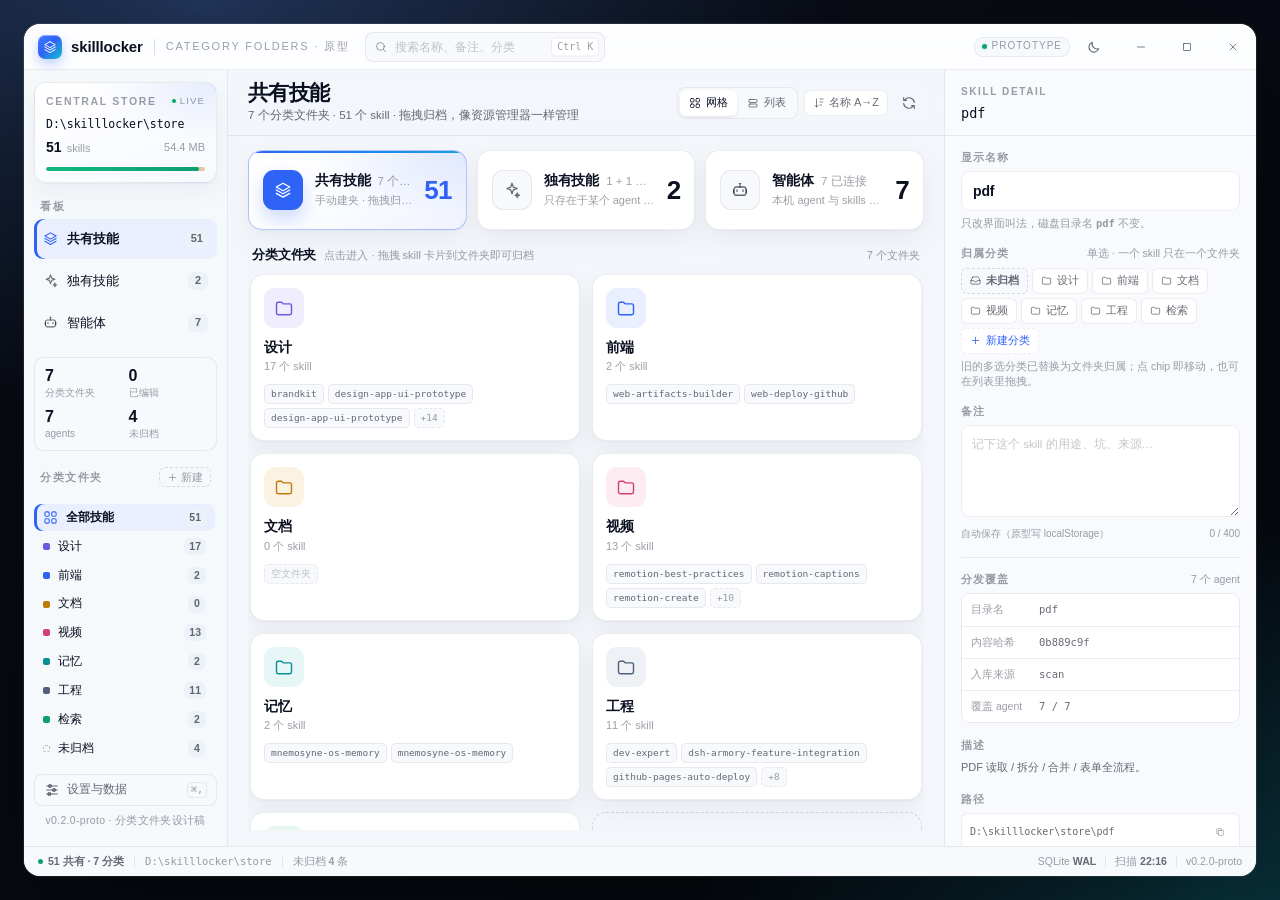
<file: ui/design-category-folders.html>
<!doctype html>
<html lang="zh-CN">
<head>
<meta charset="utf-8">
<meta name="viewport" content="width=device-width, initial-scale=1">
<title>skilllocker · 分类文件夹高仿真原型</title>
</head>
<body>
<!--SK-FRAGMENT-START-->
<style>
/* ============ skilllocker 分类文件夹原型 · 全部样式 #sk-app 作用域 ============ */
#sk-app {
  --font: "Segoe UI Variable Text", "Segoe UI", "Microsoft YaHei UI", "Noto Sans SC", sans-serif;
  --display: "Bahnschrift", "Segoe UI Variable Display", "Segoe UI", "Microsoft YaHei UI", sans-serif;
  --mono: "Cascadia Mono", "Consolas", "SFMono-Regular", monospace;
  --sidebar-w: 216px;
  --inspector-w: 344px;
  --titlebar-h: 46px;
  --topbar-h: 66px;
  --statusbar-h: 30px;
  --page-pad: 20px;
  --row-h: 60px;
  --bg: #f3f6fb;
  --surface: #ffffff;
  --surface-2: #f7f9fd;
  --surface-3: #edf1f8;
  --ink: #0b1020;
  --ink-2: rgba(11, 16, 32, 0.62);
  --ink-3: rgba(11, 16, 32, 0.40);
  --ink-4: rgba(11, 16, 32, 0.24);
  --line: rgba(14, 22, 40, 0.075);
  --line-strong: rgba(14, 22, 40, 0.14);
  --accent: #2e63f6;
  --accent-soft: #e9efff;
  --accent-ink: #1b3fc0;
  --success: #0e9f6e;
  --success-soft: #e7f7f0;
  --warning: #c07a09;
  --warning-soft: #fbf2e1;
  --danger: #d93a3f;
  --danger-soft: #fdeced;
  --violet: #6f56e3;
  --violet-soft: #f0edfe;
  --rose: #d2406f;
  --rose-soft: #fdecf2;
  --teal: #0a8f96;
  --teal-soft: #e6f6f6;
  --slate: #51607a;
  --slate-soft: #eef1f6;
  --shadow-1: 0 1px 2px rgba(10, 16, 30, 0.04), 0 10px 26px rgba(10, 16, 30, 0.05);
  --shadow-2: 0 2px 6px rgba(10, 16, 30, 0.06), 0 20px 44px rgba(10, 16, 30, 0.10);
  --shadow-3: 0 30px 90px rgba(4, 8, 18, 0.30);
  --ease: cubic-bezier(0.2, 0, 0, 1);
  --spring: cubic-bezier(0.34, 1.56, 0.64, 1);
  --fast: 120ms;
  --base: 180ms;
  --slow: 300ms;

  font-family: var(--font);
  font-size: 13px;
  line-height: 1.45;
  color: var(--ink);
  -webkit-font-smoothing: antialiased;
  text-rendering: optimizeLegibility;
}
#sk-app.theme-dark {
  --bg: #080b12;
  --surface: #111722;
  --surface-2: #151d2a;
  --surface-3: #1d2635;
  --ink: #ffffff;
  --ink-2: rgba(255, 255, 255, 0.64);
  --ink-3: rgba(255, 255, 255, 0.42);
  --ink-4: rgba(255, 255, 255, 0.24);
  --line: rgba(255, 255, 255, 0.075);
  --line-strong: rgba(255, 255, 255, 0.15);
  --accent: #7c9dff;
  --accent-soft: rgba(78, 116, 255, 0.16);
  --accent-ink: #b9c9ff;
  --success: #3dd68c;
  --success-soft: rgba(61, 214, 140, 0.13);
  --warning: #f4b740;
  --warning-soft: rgba(244, 183, 64, 0.13);
  --danger: #ff6b6b;
  --danger-soft: rgba(255, 107, 107, 0.14);
  --violet: #a78bfa;
  --violet-soft: rgba(167, 139, 250, 0.14);
  --rose: #ff7aa6;
  --rose-soft: rgba(255, 122, 166, 0.14);
  --teal: #46d4d8;
  --teal-soft: rgba(70, 212, 216, 0.13);
  --slate: #9fb0c9;
  --slate-soft: rgba(159, 176, 201, 0.13);
  --shadow-1: 0 1px 2px rgba(0, 0, 0, 0.24), 0 10px 26px rgba(0, 0, 0, 0.28);
  --shadow-2: 0 2px 6px rgba(0, 0, 0, 0.28), 0 20px 44px rgba(0, 0, 0, 0.34);
  --shadow-3: 0 30px 90px rgba(0, 0, 0, 0.55);
}
#sk-app *, #sk-app *::before, #sk-app *::after { box-sizing: border-box; }
#sk-app button, #sk-app input, #sk-app textarea, #sk-app select { font: inherit; color: inherit; }
#sk-app [hidden] { display: none !important; }
#sk-app button { border: 0; background: none; cursor: pointer; }
#sk-app button:disabled { cursor: not-allowed; opacity: 0.45; }
#sk-app input::placeholder, #sk-app textarea::placeholder { color: var(--ink-4); }
#sk-app textarea { resize: vertical; }
#sk-app svg { flex: none; }
#sk-app ::selection { background: color-mix(in srgb, var(--accent) 26%, transparent); }
#sk-app :focus-visible { outline: 2px solid color-mix(in srgb, var(--accent) 55%, transparent); outline-offset: 2px; }

/* ---------- 窗口 ---------- */
#sk-app .window {
  width: min(1440px, 100%);
  min-height: 640px;
  display: flex;
  flex-direction: column;
  position: relative;
  overflow: hidden;
  border-radius: 16px;
  background: var(--bg);
  color: var(--ink);
  box-shadow: 0 0 0 1px rgba(255, 255, 255, 0.09), 0 44px 120px rgba(0, 0, 0, 0.45);
}

/* ---------- 图标 ---------- */
#sk-app .icon, #sk-app svg.lucide-ic { width: 16px; height: 16px; fill: none; stroke: currentColor; stroke-width: 1.7; stroke-linecap: round; stroke-linejoin: round; }
#sk-app .icon-btn { width: 30px; height: 30px; border-radius: 8px; border: 1px solid transparent; display: grid; place-items: center; color: var(--ink-2); transition: background var(--fast), color var(--fast), border-color var(--fast), transform var(--fast); }
#sk-app .icon-btn:hover { background: var(--surface-2); color: var(--ink); border-color: var(--line); }
#sk-app .icon-btn:active { transform: scale(0.95); }
#sk-app .icon-btn.is-busy { pointer-events: none; color: var(--ink-3); }
#sk-app .icon-btn.is-busy .icon { animation: sk-spin 0.9s linear infinite; }
@keyframes sk-spin { to { transform: rotate(360deg); } }

/* ---------- 按钮 ---------- */
#sk-app .btn { height: 32px; padding: 0 12px; border-radius: 8px; border: 1px solid var(--line-strong); background: var(--surface); color: var(--ink); font-size: 12px; font-weight: 550; display: inline-flex; align-items: center; justify-content: center; gap: 6px; white-space: nowrap; transition: background var(--fast), border-color var(--fast), transform var(--fast); }
#sk-app .btn:hover { background: var(--surface-2); border-color: color-mix(in srgb, var(--ink) 18%, transparent); transform: translateY(-1px); }
#sk-app .btn:active { transform: translateY(0) scale(0.985); }
#sk-app .btn .icon { width: 14px; height: 14px; }
#sk-app .btn-sm { height: 28px; padding: 0 10px; font-size: 11.5px; border-radius: 7px; }
#sk-app .btn-primary { border-color: transparent; color: #fff; background: linear-gradient(180deg, #3d74ff 0%, #2e63f6 100%); box-shadow: 0 6px 16px rgba(46, 99, 246, 0.22), inset 0 1px 0 rgba(255, 255, 255, 0.22); }
#sk-app .btn-primary:hover { filter: brightness(1.05); border-color: transparent; }
#sk-app .btn-danger { border-color: transparent; color: #fff; background: linear-gradient(180deg, #e55457 0%, #d93a3f 100%); box-shadow: 0 6px 16px rgba(217, 58, 63, 0.2), inset 0 1px 0 rgba(255, 255, 255, 0.2); }
#sk-app .btn-danger:hover { filter: brightness(1.05); border-color: transparent; }
#sk-app .btn-ghost { background: transparent; border-color: transparent; color: var(--ink-2); }
#sk-app .btn-ghost:hover { background: var(--surface-2); color: var(--ink); border-color: transparent; }
#sk-app .eyebrow { font-size: 10.5px; line-height: 1; letter-spacing: 0.16em; color: var(--ink-3); font-weight: 600; text-transform: uppercase; }

/* ---------- 标题栏 ---------- */
#sk-app .titlebar { height: var(--titlebar-h); flex: 0 0 var(--titlebar-h); display: flex; align-items: center; padding-left: 14px; position: relative; z-index: 30; background: color-mix(in srgb, var(--surface) 86%, transparent); border-bottom: 1px solid var(--line); backdrop-filter: blur(20px) saturate(140%); }
#sk-app .brand { display: flex; align-items: center; gap: 9px; min-width: 0; }
#sk-app .logo { width: 24px; height: 24px; border-radius: 7px; display: grid; place-items: center; background: linear-gradient(135deg, #3d7bff 0%, #2e63f6 46%, #12c2cf 100%); box-shadow: 0 5px 12px rgba(46, 99, 246, 0.30), inset 0 1px 0 rgba(255, 255, 255, 0.42); }
#sk-app .logo .icon { width: 14px; height: 14px; color: #fff; }
#sk-app .wordmark { font-family: var(--display); font-size: 15px; font-weight: 600; letter-spacing: -0.01em; }
#sk-app .brand-divider { width: 1px; height: 16px; background: var(--line-strong); margin: 0 2px; }
#sk-app .brand-sub { font-size: 11px; letter-spacing: 0.16em; color: var(--ink-3); white-space: nowrap; }
#sk-app .gsearch { position: relative; width: 300px; height: 30px; flex: 0 0 300px; margin: 0 16px; }
#sk-app .gsearch .icon { position: absolute; left: 9px; top: 50%; width: 14px; height: 14px; transform: translateY(-50%); color: var(--ink-3); pointer-events: none; }
#sk-app .gsearch input { width: 100%; height: 100%; padding: 0 44px 0 29px; border-radius: 8px; border: 1px solid var(--line); background: var(--surface-2); color: var(--ink); font-size: 12px; outline: none; transition: border-color var(--fast), background var(--fast), box-shadow var(--fast); }
#sk-app .gsearch input:focus { border-color: color-mix(in srgb, var(--accent) 46%, transparent); background: var(--surface); box-shadow: 0 0 0 3px color-mix(in srgb, var(--accent) 12%, transparent); }
#sk-app .gsearch .kbd { position: absolute; right: 6px; top: 50%; transform: translateY(-50%); height: 19px; padding: 0 5px; border-radius: 5px; border: 1px solid var(--line); background: var(--surface); color: var(--ink-3); font-family: var(--mono); font-size: 10px; display: flex; align-items: center; pointer-events: none; }
#sk-app .title-actions { margin-left: auto; display: flex; align-items: center; gap: 3px; height: 100%; }
#sk-app .local-pill { height: 20px; padding: 0 7px; display: flex; align-items: center; gap: 5px; border-radius: 9px; border: 1px solid var(--line); background: var(--surface-2); color: var(--ink-3); font-size: 10px; letter-spacing: 0.10em; margin-right: 6px; }
#sk-app .local-pill i { width: 5px; height: 5px; border-radius: 50%; background: var(--success); box-shadow: 0 0 0 2px var(--success-soft); }
#sk-app .win-controls { display: flex; height: var(--titlebar-h); margin-left: 6px; }
#sk-app .win-btn { width: 46px; height: var(--titlebar-h); display: grid; place-items: center; color: var(--ink-2); transition: background var(--fast), color var(--fast); }
#sk-app .win-btn:hover { background: var(--surface-3); color: var(--ink); }
#sk-app .win-btn.close:hover { background: #e5484d; color: #fff; }
#sk-app .win-btn .icon { width: 12px; height: 12px; }

/* ---------- 主体 ---------- */
#sk-app .app-body { flex: 1; min-height: 0; display: flex; }

/* ---------- 侧栏 ---------- */
#sk-app .sidebar { width: var(--sidebar-w); flex: 0 0 var(--sidebar-w); min-height: 0; display: flex; flex-direction: column; gap: 12px; padding: 12px 10px 16px; border-right: 1px solid var(--line); background: color-mix(in srgb, var(--bg) 72%, var(--surface)); position: relative; }
#sk-app .store-card { padding: 11px; border-radius: 12px; border: 1px solid var(--line); background: radial-gradient(170px 80px at 100% 0%, color-mix(in srgb, var(--accent) 10%, transparent), transparent 72%), linear-gradient(155deg, var(--surface), var(--surface-2)); box-shadow: var(--shadow-1); }
#sk-app .store-top { display: flex; align-items: center; justify-content: space-between; gap: 8px; }
#sk-app .live { display: flex; align-items: center; gap: 4px; font-size: 9.5px; letter-spacing: 0.12em; color: var(--ink-3); }
#sk-app .live i { width: 4px; height: 4px; border-radius: 50%; background: var(--success); box-shadow: 0 0 0 2px var(--success-soft); }
#sk-app .store-path { margin-top: 8px; font-family: var(--mono); font-size: 11.5px; white-space: nowrap; overflow: hidden; text-overflow: ellipsis; }
#sk-app .store-meta { display: flex; align-items: center; justify-content: space-between; margin-top: 5px; font-size: 11px; color: var(--ink-3); }
#sk-app .store-meta b { font-family: var(--display); font-size: 14px; color: var(--ink); font-weight: 600; margin-right: 2px; }
#sk-app .health-track { height: 4px; margin-top: 9px; border-radius: 2px; overflow: hidden; background: color-mix(in srgb, var(--warning) 34%, var(--surface-3)); }
#sk-app .health-track span { display: block; height: 100%; width: 96%; border-radius: 2px; background: linear-gradient(90deg, #12b981, #0e9f6e); }
#sk-app .nav-label { margin: 4px 6px 5px; font-size: 10.5px; letter-spacing: 0.15em; color: var(--ink-3); font-weight: 600; text-transform: uppercase; }
#sk-app .nav-label-row { display: flex; align-items: center; justify-content: space-between; margin: 4px 6px 5px; }
#sk-app .nav-label-row .nav-label { margin: 0; }
#sk-app .mini-add { height: 20px; padding: 0 7px; border-radius: 6px; border: 1px dashed var(--line-strong); color: var(--ink-3); font-size: 10.5px; display: inline-flex; align-items: center; gap: 3px; transition: color var(--fast), border-color var(--fast), background var(--fast); }
#sk-app .mini-add:hover { color: var(--accent); border-color: color-mix(in srgb, var(--accent) 40%, transparent); background: var(--accent-soft); }
#sk-app .mini-add .icon { width: 11px; height: 11px; }
#sk-app .nav { display: flex; flex-direction: column; gap: 2px; }
#sk-app .nav-item { height: 40px; width: 100%; display: flex; align-items: center; gap: 9px; padding: 0 9px; border-radius: 9px; color: var(--ink); font-size: 12.5px; font-weight: 500; text-align: left; position: relative; transition: background var(--fast), box-shadow var(--fast), transform var(--fast); }
#sk-app .nav-item .icon { width: 15px; height: 15px; color: var(--ink-2); }
#sk-app .nav-item:hover { background: var(--surface-2); }
#sk-app .nav-item.active { background: var(--accent-soft); font-weight: 600; box-shadow: inset 3px 0 0 var(--accent); }
#sk-app .nav-item.active .icon { color: var(--accent); }
#sk-app .nav-item:active { transform: scale(0.985); }
#sk-app .nav-badge { margin-left: auto; min-width: 20px; height: 18px; padding: 0 5px; border-radius: 6px; background: var(--surface-3); color: var(--ink-2); font-family: var(--display); font-size: 11px; font-weight: 600; display: grid; place-items: center; }
#sk-app .nav-item.cat-nav { height: 32px; font-size: 12px; gap: 8px; padding: 0 9px; border-radius: 8px; }
#sk-app .nav-item.cat-nav .nav-badge { height: 17px; min-width: 18px; font-size: 10.5px; }
#sk-app #side-folders { flex: 1 1 auto; min-height: 0; overflow-y: auto; overflow-x: hidden; padding-right: 2px; scrollbar-width: thin; scrollbar-color: var(--surface-3) transparent; }
#sk-app #side-folders::-webkit-scrollbar { width: 4px; }
#sk-app #side-folders::-webkit-scrollbar-thumb { background: var(--surface-3); border-radius: 2px; }
#sk-app .catdot { width: 7px; height: 7px; border-radius: 2px; background: var(--c, var(--ink-3)); flex: none; }
#sk-app .catdot.dashed { background: transparent; border: 1.4px dashed var(--ink-4); }
#sk-app .nav-item.drop-hint { box-shadow: inset 0 0 0 1.5px var(--accent); background: var(--accent-soft); }
#sk-app .side-stat { margin-top: 2px; padding: 9px 10px; border-radius: 10px; border: 1px solid var(--line); background: var(--surface-2); display: grid; grid-template-columns: 1fr 1fr; gap: 8px 6px; }
#sk-app .side-stat div { min-width: 0; }
#sk-app .side-stat b { display: block; font-family: var(--display); font-size: 16px; line-height: 1.1; font-weight: 600; letter-spacing: -0.02em; }
#sk-app .side-stat span { display: block; margin-top: 1px; font-size: 10px; color: var(--ink-3); white-space: nowrap; }
#sk-app .sidebar-foot { margin-top: auto; flex: none; display: flex; flex-direction: column; gap: 7px; padding-bottom: 2px; }
#sk-app .settings-btn { height: 32px; padding: 0 9px; border-radius: 8px; border: 1px solid var(--line); background: var(--surface-2); display: flex; align-items: center; gap: 7px; font-size: 12px; color: var(--ink-2); transition: background var(--fast), color var(--fast); }
#sk-app .settings-btn:hover { background: var(--surface-3); color: var(--ink); }
#sk-app .settings-btn kbd { margin-left: auto; font-family: var(--mono); font-size: 10px; color: var(--ink-3); border: 1px solid var(--line); border-radius: 4px; padding: 0 3px; }
#sk-app .version { font-size: 10.5px; color: var(--ink-3); text-align: center; letter-spacing: 0.03em; }

/* ---------- 工作区 ---------- */
#sk-app .workspace { flex: 1; min-width: 0; min-height: 0; display: flex; flex-direction: column; position: relative; }
#sk-app .topbar { height: var(--topbar-h); flex: 0 0 var(--topbar-h); display: flex; align-items: center; justify-content: space-between; gap: 16px; padding: 0 var(--page-pad); border-bottom: 1px solid var(--line); background: color-mix(in srgb, var(--bg) 86%, transparent); backdrop-filter: blur(14px); position: relative; z-index: 5; }
#sk-app .topbar-title { min-width: 0; }
#sk-app .topbar-title h1 { margin: 0; font-family: var(--display); font-size: 21px; line-height: 1.12; letter-spacing: -0.025em; font-weight: 600; white-space: nowrap; display: flex; align-items: center; gap: 8px; }
#sk-app .topbar-title p { margin: 3px 0 0; font-size: 11.5px; color: var(--ink-2); white-space: nowrap; overflow: hidden; text-overflow: ellipsis; }
#sk-app .topbar-actions { display: flex; align-items: center; gap: 6px; flex: none; }
#sk-app .content { flex: 1; min-height: 0; overflow: hidden; display: flex; flex-direction: column; padding: 0 var(--page-pad) 16px; position: relative; }
#sk-app .boards-wrap { flex: none; padding: 14px var(--page-pad) 0; position: relative; }

/* ---------- 看板卡 ---------- */
#sk-app .boards { display: grid; grid-template-columns: repeat(3, minmax(0, 1fr)); gap: 10px; flex: none; margin-bottom: 12px; }
#sk-app .board-tab { height: 80px; padding: 0 14px; border-radius: 14px; border: 1px solid var(--line); background: var(--surface); box-shadow: var(--shadow-1); display: flex; align-items: center; gap: 12px; position: relative; overflow: hidden; text-align: left; transition: border-color var(--base), box-shadow var(--base), transform var(--base), background var(--base); }
#sk-app .board-tab::after { content: ""; position: absolute; inset: 0 0 auto 0; height: 2px; background: transparent; transition: background var(--base); }
#sk-app .board-tab:hover { transform: translateY(-1px); box-shadow: var(--shadow-2); border-color: var(--line-strong); }
#sk-app .board-tab.active { border-color: color-mix(in srgb, var(--accent) 34%, transparent); background: radial-gradient(240px 90px at 100% 0%, color-mix(in srgb, var(--accent) 12%, transparent), transparent 72%), linear-gradient(150deg, var(--surface) 30%, color-mix(in srgb, var(--accent-soft) 70%, var(--surface)) 100%); }
#sk-app .board-tab.active::after { background: linear-gradient(90deg, var(--accent), color-mix(in srgb, #12c2cf 62%, var(--accent))); }
#sk-app .tab-icon { width: 40px; height: 40px; border-radius: 11px; display: grid; place-items: center; background: var(--surface-2); color: var(--ink-2); border: 1px solid var(--line); flex: none; }
#sk-app .tab-icon .icon { width: 18px; height: 18px; }
#sk-app .board-tab.active .tab-icon { background: var(--accent); color: #fff; border-color: transparent; box-shadow: 0 8px 18px rgba(46, 99, 246, 0.24); }
#sk-app .tab-main { min-width: 0; flex: 1; }
#sk-app .tab-title { display: flex; align-items: baseline; gap: 7px; white-space: nowrap; }
#sk-app .tab-title b { font-size: 13.5px; font-weight: 600; letter-spacing: -0.01em; white-space: nowrap; }
#sk-app .tab-title em { font-family: var(--display); font-size: 11.5px; font-style: normal; color: var(--ink-3); white-space: nowrap; overflow: hidden; text-overflow: ellipsis; min-width: 0; }
#sk-app .tab-sub { display: block; margin-top: 3px; font-size: 11px; color: var(--ink-3); white-space: nowrap; overflow: hidden; text-overflow: ellipsis; }
#sk-app .tab-num { font-family: var(--display); font-size: 26px; line-height: 1; font-weight: 600; letter-spacing: -0.03em; flex: none; }
#sk-app .board-tab.active .tab-num { color: var(--accent); }

/* ---------- 视图切换 / 排序 ---------- */
#sk-app .segmented { display: inline-flex; padding: 2px; border-radius: 8px; border: 1px solid var(--line); background: var(--surface-2); gap: 1px; flex: none; }
#sk-app .segmented button { height: 26px; padding: 0 9px; border-radius: 6px; font-size: 11px; font-weight: 550; color: var(--ink-2); display: inline-flex; align-items: center; gap: 5px; transition: background var(--fast), color var(--fast), box-shadow var(--fast); }
#sk-app .segmented button .icon { width: 12px; height: 12px; }
#sk-app .segmented button:hover { color: var(--ink); }
#sk-app .segmented button.active { background: var(--surface); color: var(--ink); box-shadow: 0 1px 3px rgba(0, 0, 0, 0.10); }
#sk-app .sort-btn { height: 26px; padding: 0 8px; border-radius: 7px; border: 1px solid var(--line); background: var(--surface); color: var(--ink-2); font-size: 11px; display: inline-flex; align-items: center; gap: 4px; }
#sk-app .sort-btn:hover { background: var(--surface-2); color: var(--ink); }
#sk-app .sort-btn .icon { width: 12px; height: 12px; }

/* ---------- 面包屑（进入分类文件夹后） ---------- */
#sk-app .crumb-bar { flex: none; display: flex; align-items: center; gap: 8px; padding: 8px 12px; margin-bottom: 10px; border-radius: 12px; border: 1px solid var(--line); background: var(--surface); box-shadow: var(--shadow-1); }
#sk-app .crumb-root { display: inline-flex; align-items: center; gap: 6px; padding: 4px 8px; border-radius: 7px; font-size: 12px; font-weight: 550; color: var(--ink-2); transition: background var(--fast), color var(--fast); }
#sk-app .crumb-root:hover { background: var(--surface-2); color: var(--ink); }
#sk-app .crumb-root.drop-hint { background: var(--accent-soft); color: var(--accent); box-shadow: inset 0 0 0 1.5px var(--accent); }
#sk-app .crumb-root .icon { width: 13px; height: 13px; }
#sk-app .crumb-sep { color: var(--ink-4); display: grid; place-items: center; }
#sk-app .crumb-sep .icon { width: 12px; height: 12px; }
#sk-app .crumb-here { display: inline-flex; align-items: center; gap: 7px; padding: 4px 9px; border-radius: 7px; background: var(--cs); color: var(--c); font-size: 12.5px; font-weight: 650; }
#sk-app .crumb-here .icon { width: 14px; height: 14px; }
#sk-app .crumb-meta { font-size: 11px; color: var(--ink-3); }
#sk-app .crumb-actions { margin-left: auto; display: flex; align-items: center; gap: 6px; }

/* ---------- 列表卡 ---------- */
#sk-app .list-card { flex: 1; min-height: 0; border-radius: 14px; border: 1px solid var(--line); background: var(--surface); box-shadow: var(--shadow-1); display: flex; flex-direction: column; overflow: hidden; }
#sk-app .list-head, #sk-app .row { display: grid; grid-template-columns: 34px minmax(196px, 1.3fr) 168px minmax(150px, 1fr) 132px 40px; align-items: center; gap: 10px; padding: 0 14px; }
#sk-app .row.in-folder { grid-template-columns: 34px minmax(196px, 1.3fr) minmax(150px, 1fr) 132px 40px; }
#sk-app .list-head { height: 36px; flex: none; border-bottom: 1px solid var(--line); background: var(--surface-2); font-size: 10px; letter-spacing: 0.12em; color: var(--ink-3); font-weight: 600; text-transform: uppercase; }
#sk-app .list-body { flex: 1; min-height: 0; overflow: auto; max-height: 480px; scrollbar-width: thin; scrollbar-color: var(--surface-3) transparent; }
#sk-app .row { height: var(--row-h); border-bottom: 1px solid var(--line); position: relative; cursor: pointer; transition: background var(--fast); }
#sk-app .row::before { content: ""; position: absolute; left: 0; top: 0; bottom: 0; width: 2px; background: transparent; transition: background var(--fast); }
#sk-app .row:hover { background: var(--surface-2); }
#sk-app .row.is-selected { background: color-mix(in srgb, var(--accent) 6%, var(--surface)); }
#sk-app .row.is-selected::before { background: var(--accent); }
#sk-app .row.is-dragging { opacity: 0.45; }
#sk-app .row-mark { width: 26px; height: 26px; border-radius: 8px; background: var(--surface-3); color: var(--ink-2); font-family: var(--display); font-size: 11px; font-weight: 600; display: grid; place-items: center; text-transform: uppercase; }
#sk-app .row-num { font-family: var(--display); font-size: 11.5px; font-variant-numeric: tabular-nums; color: var(--ink-3); }
#sk-app .row.is-selected .row-num { color: var(--accent); }
#sk-app .row-main { min-width: 0; }
#sk-app .row-title { display: flex; align-items: center; gap: 6px; min-width: 0; }
#sk-app .row-name { display: block; font-size: 13px; line-height: 1.3; font-weight: 600; letter-spacing: -0.01em; white-space: nowrap; overflow: hidden; text-overflow: ellipsis; min-width: 0; }
#sk-app .row-label { display: block; font-family: var(--mono); font-size: 9.5px; color: var(--ink-3); white-space: nowrap; overflow: hidden; text-overflow: ellipsis; margin-top: 2px; }
#sk-app .cat { height: 20px; padding: 0 6px; border-radius: 5px; font-size: 10px; font-weight: 550; display: inline-flex; align-items: center; gap: 4px; background: var(--cs); color: var(--c); white-space: nowrap; max-width: 100%; }
#sk-app .cat i { width: 4px; height: 4px; border-radius: 2px; background: var(--c); flex: none; }
#sk-app .cat.none { background: transparent; color: var(--ink-4); border: 1px dashed var(--line-strong); height: 19px; }
#sk-app button.cat { cursor: pointer; transition: filter var(--fast), transform var(--fast); }
#sk-app button.cat:hover { filter: brightness(0.96); transform: translateY(-1px); }
#sk-app .row-note { min-width: 0; font-size: 11px; line-height: 1.4; color: var(--ink-2); white-space: nowrap; overflow: hidden; text-overflow: ellipsis; }
#sk-app .row-note.is-empty { color: var(--ink-4); }
#sk-app .row-cover { display: flex; align-items: center; gap: 7px; min-width: 0; }
#sk-app .cover-bar { display: flex; align-items: center; gap: 2px; }
#sk-app .cover-seg { width: 9px; height: 7px; border-radius: 2px; background: var(--success); }
#sk-app .cover-text { font-family: var(--display); font-size: 11.5px; color: var(--ink-2); white-space: nowrap; }
#sk-app .row-go { display: flex; align-items: center; justify-content: flex-end; gap: 2px; color: var(--ink-4); }
#sk-app .row:hover .row-go { color: var(--ink-2); }
#sk-app .row-go .icon { width: 12px; height: 12px; }
#sk-app .row-more { width: 22px; height: 22px; border-radius: 6px; display: grid; place-items: center; color: var(--ink-3); opacity: 0; transition: opacity var(--fast), background var(--fast); }
#sk-app .row:hover .row-more, #sk-app .row-more.show { opacity: 1; }
#sk-app .row-more:hover { background: var(--surface-3); color: var(--ink); }
#sk-app .row-more .icon { width: 14px; height: 14px; }
#sk-app .empty { flex: 1; min-height: 220px; display: flex; flex-direction: column; align-items: center; justify-content: center; gap: 7px; padding: 30px; text-align: center; color: var(--ink-3); }
#sk-app .empty-icon { width: 44px; height: 44px; border-radius: 12px; background: var(--surface-2); border: 1px solid var(--line); display: grid; place-items: center; color: var(--ink-3); }
#sk-app .empty b { font-size: 13px; color: var(--ink); font-weight: 600; }
#sk-app .empty span { font-size: 11px; }
#sk-app .empty .btn { margin-top: 3px; }
#sk-app .list-foot { flex: none; height: 36px; padding: 0 14px; border-top: 1px solid var(--line); display: flex; align-items: center; justify-content: space-between; font-size: 11px; color: var(--ink-3); background: var(--surface-2); }
#sk-app .list-foot .hint { display: flex; align-items: center; gap: 5px; }
#sk-app .list-foot .hint .icon { width: 12px; height: 12px; }
#sk-app .count-text { font-size: 11px; color: var(--ink-3); white-space: nowrap; }

/* ---------- 分类文件夹卡片网格 ---------- */
#sk-app .folder-scroll { flex: 1; min-height: 0; overflow: auto; padding: 2px; scrollbar-width: thin; scrollbar-color: var(--surface-3) transparent; }
#sk-app .folder-grid { display: grid; grid-template-columns: repeat(auto-fill, minmax(236px, 1fr)); gap: 12px; }
#sk-app .grid-sect { display: flex; align-items: baseline; gap: 8px; margin: 16px 2px 9px; }
#sk-app .grid-sect:first-child { margin-top: 2px; }
#sk-app .grid-sect b { font-family: var(--display); font-size: 13px; font-weight: 650; letter-spacing: -0.01em; }
#sk-app .grid-sect span { font-size: 11px; color: var(--ink-3); }
#sk-app .grid-sect .count-text { margin-left: auto; }
#sk-app .folder-card { position: relative; border: 1px solid var(--line); border-radius: 14px; background: var(--surface); box-shadow: var(--shadow-1); padding: 13px 13px 12px; cursor: pointer; text-align: left; transition: border-color var(--base), box-shadow var(--base), transform var(--base); animation: rowIn 220ms var(--ease) both; }
#sk-app .folder-card:hover { transform: translateY(-2px); box-shadow: var(--shadow-2); border-color: color-mix(in srgb, var(--c) 38%, var(--line)); }
#sk-app .folder-card:active { transform: translateY(0) scale(0.99); }
#sk-app .folder-card.drop-hint { border-color: var(--accent); background: color-mix(in srgb, var(--accent) 5%, var(--surface)); box-shadow: 0 0 0 3px color-mix(in srgb, var(--accent) 14%, transparent); }
#sk-app .fc-top { display: flex; align-items: flex-start; justify-content: space-between; gap: 8px; }
#sk-app .fc-icon { width: 40px; height: 40px; border-radius: 11px; display: grid; place-items: center; background: var(--cs); color: var(--c); flex: none; }
#sk-app .fc-icon .icon { width: 20px; height: 20px; }
#sk-app .fc-more { width: 24px; height: 24px; border-radius: 7px; display: grid; place-items: center; color: var(--ink-3); opacity: 0; transition: opacity var(--fast), background var(--fast); }
#sk-app .folder-card:hover .fc-more, #sk-app .fc-more.show { opacity: 1; }
#sk-app .fc-more:hover { background: var(--surface-3); color: var(--ink); }
#sk-app .fc-more .icon { width: 15px; height: 15px; }
#sk-app .fc-name { margin-top: 10px; font-size: 13.5px; font-weight: 650; letter-spacing: -0.01em; white-space: nowrap; overflow: hidden; text-overflow: ellipsis; }
#sk-app .fc-meta { margin-top: 2px; font-size: 11px; color: var(--ink-3); }
#sk-app .fc-chips { display: flex; flex-wrap: wrap; gap: 4px; margin-top: 9px; min-height: 20px; }
#sk-app .fc-chip { max-width: 100%; height: 20px; padding: 0 6px; border-radius: 5px; background: var(--surface-2); border: 1px solid var(--line); color: var(--ink-2); font-family: var(--mono); font-size: 9.5px; line-height: 18px; white-space: nowrap; overflow: hidden; text-overflow: ellipsis; }
#sk-app .fc-chip.more { border-style: dashed; color: var(--ink-3); }
#sk-app .fc-chip.none { border-style: dashed; color: var(--ink-4); font-family: var(--font); }
#sk-app .folder-card.ghost { border-style: dashed; border-color: var(--line-strong); background: transparent; box-shadow: none; display: flex; align-items: center; gap: 11px; min-height: 108px; color: var(--ink-2); }
#sk-app .folder-card.ghost:hover { border-color: var(--accent); color: var(--accent); transform: translateY(-2px); }
#sk-app .folder-card.ghost .fc-icon { background: var(--surface-2); color: var(--ink-3); border: 1px dashed var(--line-strong); }
#sk-app .folder-card.ghost:hover .fc-icon { color: var(--accent); border-color: color-mix(in srgb, var(--accent) 40%, transparent); background: var(--accent-soft); }
#sk-app .folder-card.ghost .fc-name { margin: 0; }
#sk-app .folder-card.ghost .fc-meta { margin-top: 2px; }
#sk-app .file-card { position: relative; display: flex; align-items: center; gap: 9px; padding: 9px 11px; border: 1px solid var(--line); border-radius: 11px; background: var(--surface); box-shadow: var(--shadow-1); cursor: pointer; transition: border-color var(--fast), box-shadow var(--fast), transform var(--fast); animation: rowIn 220ms var(--ease) both; }
#sk-app .file-card:hover { transform: translateY(-1px); box-shadow: var(--shadow-2); border-color: var(--line-strong); }
#sk-app .file-card.is-selected { border-color: color-mix(in srgb, var(--accent) 40%, transparent); background: color-mix(in srgb, var(--accent) 5%, var(--surface)); box-shadow: 0 0 0 3px color-mix(in srgb, var(--accent) 10%, transparent); }
#sk-app .file-card.is-dragging { opacity: 0.45; }
#sk-app .fc-mark { width: 26px; height: 26px; border-radius: 8px; background: var(--surface-3); color: var(--ink-2); font-family: var(--display); font-size: 10px; font-weight: 600; display: grid; place-items: center; text-transform: uppercase; flex: none; }
#sk-app .file-card.is-selected .fc-mark { background: var(--accent-soft); color: var(--accent); }
#sk-app .fc-main { min-width: 0; flex: 1; }
#sk-app .fc-main b { display: block; font-size: 12.5px; font-weight: 600; letter-spacing: -0.01em; white-space: nowrap; overflow: hidden; text-overflow: ellipsis; }
#sk-app .fc-main span { display: block; margin-top: 1px; font-family: var(--mono); font-size: 9.5px; color: var(--ink-3); white-space: nowrap; overflow: hidden; text-overflow: ellipsis; }
#sk-app .file-card .row-more { flex: none; }

/* ---------- 检查器 ---------- */
#sk-app .inspector { width: var(--inspector-w); flex: 0 0 var(--inspector-w); min-height: 0; display: flex; flex-direction: column; border-left: 1px solid var(--line); background: color-mix(in srgb, var(--bg) 55%, var(--surface)); position: relative; }
#sk-app .ins-head { height: var(--topbar-h); flex: 0 0 var(--topbar-h); padding: 0 16px; border-bottom: 1px solid var(--line); display: flex; align-items: center; gap: 10px; }
#sk-app .ins-head-main { min-width: 0; flex: 1; }
#sk-app .ins-head .eyebrow { font-size: 10px; }
#sk-app .ins-head h2 { margin: 3px 0 0; font-family: var(--mono); font-size: 13.5px; font-weight: 500; white-space: nowrap; overflow: hidden; text-overflow: ellipsis; }
#sk-app .save-state[hidden] { display: none; }
#sk-app .save-state { display: flex; align-items: center; gap: 4px; height: 21px; padding: 0 7px; border-radius: 6px; background: var(--success-soft); color: var(--success); font-size: 10px; font-weight: 600; flex: none; }
#sk-app .save-state .icon { width: 10px; height: 10px; }
#sk-app .ins-body { flex: 1; min-height: 0; overflow: auto; max-height: 560px; padding: 14px 16px 16px; scrollbar-width: thin; scrollbar-color: var(--surface-3) transparent; }
#sk-app .field-block { margin-bottom: 15px; }
#sk-app .field-label { display: flex; align-items: center; justify-content: space-between; gap: 8px; margin-bottom: 6px; font-size: 10.5px; letter-spacing: 0.10em; color: var(--ink-3); font-weight: 600; text-transform: uppercase; }
#sk-app .name-input { width: 100%; height: 40px; padding: 0 11px; border-radius: 9px; border: 1px solid var(--line); background: var(--surface); font-size: 14px; font-weight: 600; letter-spacing: -0.01em; color: var(--ink); outline: none; transition: border-color var(--fast), box-shadow var(--fast); }
#sk-app .name-input:focus { border-color: color-mix(in srgb, var(--accent) 46%, transparent); box-shadow: 0 0 0 3px color-mix(in srgb, var(--accent) 11%, transparent); }
#sk-app .field-help { margin-top: 5px; font-size: 10.5px; line-height: 1.45; color: var(--ink-3); }
#sk-app .fold-picker { display: flex; flex-wrap: wrap; gap: 4px; }
#sk-app .fold-chip { height: 26px; padding: 0 8px; border-radius: 6px; border: 1px solid var(--line); background: var(--surface); color: var(--ink-2); font-size: 11px; display: inline-flex; align-items: center; gap: 5px; transition: background var(--fast), border-color var(--fast), color var(--fast); }
#sk-app .fold-chip .icon { width: 11px; height: 11px; }
#sk-app .fold-chip:hover { border-color: var(--line-strong); color: var(--ink); }
#sk-app .fold-chip.on { background: var(--cs); border-color: color-mix(in srgb, var(--c) 30%, transparent); color: var(--c); font-weight: 600; }
#sk-app .fold-chip.dashed { border-style: dashed; color: var(--ink-3); }
#sk-app .fold-chip.dashed.on { color: var(--ink-2); background: var(--surface-2); border-color: var(--line-strong); }
#sk-app .fold-chip.add { color: var(--accent); border-style: dashed; }
#sk-app .fold-chip.add:hover { background: var(--accent-soft); }
#sk-app .note-area { width: 100%; min-height: 92px; padding: 9px 10px; border-radius: 9px; border: 1px solid var(--line); background: var(--surface); font-size: 11.5px; line-height: 1.6; color: var(--ink); outline: none; transition: border-color var(--fast), box-shadow var(--fast); }
#sk-app .note-area:focus { border-color: color-mix(in srgb, var(--accent) 46%, transparent); box-shadow: 0 0 0 3px color-mix(in srgb, var(--accent) 10%, transparent); }
#sk-app .note-meta { display: flex; align-items: center; justify-content: space-between; margin-top: 4px; font-size: 10px; color: var(--ink-3); }
#sk-app .divider { height: 1px; background: var(--line); margin: 14px 0; }
#sk-app .meta-list { display: flex; flex-direction: column; border: 1px solid var(--line); border-radius: 9px; overflow: hidden; }
#sk-app .meta-row { min-height: 32px; padding: 6px 9px; display: flex; align-items: center; gap: 10px; border-top: 1px solid var(--line); background: var(--surface); font-size: 11px; }
#sk-app .meta-row:first-child { border-top: 0; }
#sk-app .meta-row span:first-child { width: 58px; flex: none; color: var(--ink-3); font-size: 10.5px; }
#sk-app .meta-row b { flex: 1; min-width: 0; font-family: var(--mono); font-size: 10.5px; font-weight: 400; color: var(--ink-2); white-space: nowrap; overflow: hidden; text-overflow: ellipsis; }
#sk-app .desc-text { font-size: 11px; line-height: 1.62; color: var(--ink-2); display: -webkit-box; -webkit-line-clamp: 4; -webkit-box-orient: vertical; overflow: hidden; }
#sk-app .path-box { display: flex; align-items: center; gap: 6px; padding: 7px 8px; border-radius: 7px; border: 1px solid var(--line); background: var(--surface); font-family: var(--mono); font-size: 10px; color: var(--ink-2); }
#sk-app .path-box b { flex: 1; min-width: 0; font-weight: 400; word-break: break-all; }
#sk-app .path-box button { width: 22px; height: 22px; border-radius: 5px; display: grid; place-items: center; color: var(--ink-3); flex: none; }
#sk-app .path-box button:hover { background: var(--surface-3); color: var(--ink); }
#sk-app .path-box .icon { width: 10px; height: 10px; }
#sk-app .ins-actions { display: grid; grid-template-columns: 1fr 1fr; gap: 6px; margin-top: 14px; }
#sk-app .ins-actions .btn { font-size: 11px; }
#sk-app .ins-danger { margin-top: 10px; padding: 9px; border-radius: 10px; border: 1px solid color-mix(in srgb, var(--danger) 22%, transparent); background: color-mix(in srgb, var(--danger-soft) 62%, var(--surface)); }
#sk-app .ins-danger .btn { width: 100%; justify-content: center; font-size: 11px; }
#sk-app .ins-danger p { margin: 6px 1px 0; font-size: 10.5px; line-height: 1.5; color: var(--ink-3); }
#sk-app .ins-empty { height: 100%; display: flex; flex-direction: column; align-items: center; justify-content: center; gap: 8px; text-align: center; color: var(--ink-3); padding: 30px; }
#sk-app .ins-empty .empty-icon { width: 40px; height: 40px; }

/* ---------- 状态栏 ---------- */
#sk-app .statusbar { height: var(--statusbar-h); flex: 0 0 var(--statusbar-h); padding: 0 14px; display: flex; align-items: center; gap: 10px; border-top: 1px solid var(--line); background: color-mix(in srgb, var(--bg) 70%, var(--surface)); font-size: 10.5px; color: var(--ink-3); position: relative; z-index: 10; }
#sk-app .status-health { display: flex; align-items: center; gap: 5px; color: var(--ink-2); }
#sk-app .status-health i { width: 5px; height: 5px; border-radius: 50%; background: var(--success); }
#sk-app .status-sep { width: 1px; height: 12px; background: var(--line); }
#sk-app .status-path { font-family: var(--mono); font-size: 10.5px; white-space: nowrap; overflow: hidden; text-overflow: ellipsis; max-width: 320px; }
#sk-app .status-right { margin-left: auto; display: flex; align-items: center; gap: 9px; }
#sk-app .status-right b { font-family: var(--display); font-weight: 600; color: var(--ink-2); }

/* ---------- 弹窗 / 菜单 / Toast ---------- */
#sk-app .overlay { position: fixed; inset: 0; z-index: 100; display: grid; place-items: center; padding: 28px; background: rgba(4, 7, 12, 0.56); backdrop-filter: blur(10px); animation: sk-fadeIn 140ms var(--ease) both; }
#sk-app .modal { width: 460px; max-width: calc(100vw - 48px); max-height: calc(100vh - 56px); overflow: auto; border-radius: 16px; border: 1px solid var(--line-strong); background: var(--surface); box-shadow: 0 40px 120px rgba(0, 0, 0, 0.35); animation: sk-modalIn 240ms var(--spring) both; position: relative; }
#sk-app .modal-head { padding: 20px 22px 0; }
#sk-app .modal-eyebrow { font-size: 10px; letter-spacing: 0.16em; color: var(--ink-3); font-weight: 600; }
#sk-app .modal-head h2 { margin: 5px 0 0; font-family: var(--display); font-size: 19px; line-height: 1.15; letter-spacing: -0.02em; font-weight: 600; padding-right: 28px; }
#sk-app .modal-close { position: absolute; top: 14px; right: 14px; width: 26px; height: 26px; border-radius: 7px; display: grid; place-items: center; color: var(--ink-3); }
#sk-app .modal-close:hover { background: var(--surface-2); color: var(--ink); }
#sk-app .modal-close .icon { width: 13px; height: 13px; }
#sk-app .modal-body { padding: 14px 22px 4px; font-size: 12px; line-height: 1.62; color: var(--ink-2); }
#sk-app .modal-body p { margin: 0 0 9px; }
#sk-app .modal-body b { color: var(--ink); }
#sk-app .modal-foot { padding: 14px 22px 20px; display: flex; align-items: center; justify-content: flex-end; gap: 8px; }
#sk-app .modal .field-label { margin-top: 4px; }
#sk-app .modal .name-input { height: 38px; font-size: 13.5px; }
#sk-app .palette { display: flex; align-items: center; gap: 7px; padding: 2px 0; }
#sk-app .palette button { width: 24px; height: 24px; border-radius: 8px; background: var(--pc); position: relative; transition: transform var(--fast), box-shadow var(--fast); }
#sk-app .palette button:hover { transform: scale(1.12); }
#sk-app .palette button.on { box-shadow: 0 0 0 2px var(--surface), 0 0 0 4px var(--pc); }
#sk-app .palette button.on::after { content: ""; position: absolute; inset: 0; margin: auto; width: 7px; height: 7px; border-radius: 50%; background: #fff; box-shadow: 0 0 2px rgba(0,0,0,.35); }
#sk-app .ctx-menu { position: fixed; z-index: 160; min-width: 190px; padding: 4px; border-radius: 11px; border: 1px solid var(--line-strong); background: var(--surface); box-shadow: var(--shadow-2); animation: sk-fadeIn 100ms var(--ease) both; }
#sk-app .ctx-label { padding: 6px 8px 4px; font-size: 9.5px; letter-spacing: 0.12em; color: var(--ink-3); font-weight: 600; text-transform: uppercase; }
#sk-app .ctx-item { width: 100%; height: 30px; padding: 0 8px; border-radius: 7px; display: flex; align-items: center; gap: 8px; font-size: 12px; color: var(--ink); text-align: left; transition: background var(--fast); }
#sk-app .ctx-item:hover { background: var(--surface-2); }
#sk-app .ctx-item .icon { width: 13px; height: 13px; color: var(--ink-2); }
#sk-app .ctx-item .catdot { width: 8px; height: 8px; }
#sk-app .ctx-item.danger { color: var(--danger); }
#sk-app .ctx-item.danger .icon { color: var(--danger); }
#sk-app .ctx-item.current { color: var(--ink-3); pointer-events: none; }
#sk-app .ctx-item b { margin-left: auto; font-size: 10px; color: var(--ink-3); font-weight: 500; }
#sk-app .ctx-sep { height: 1px; background: var(--line); margin: 4px 6px; }
#sk-app .toasts { position: fixed; right: 20px; bottom: 42px; z-index: 200; display: flex; flex-direction: column; gap: 8px; pointer-events: none; }
#sk-app .toast { width: 330px; min-height: 50px; padding: 10px 11px; border-radius: 11px; border: 1px solid var(--line-strong); background: color-mix(in srgb, var(--surface) 94%, transparent); box-shadow: var(--shadow-3); backdrop-filter: blur(18px); display: flex; align-items: flex-start; gap: 9px; pointer-events: auto; animation: sk-toastIn 280ms var(--spring) both; }
#sk-app .toast.out { animation: sk-toastOut 180ms var(--ease) both; }
#sk-app .toast-icon { width: 24px; height: 24px; border-radius: 7px; display: grid; place-items: center; flex: none; background: var(--success-soft); color: var(--success); }
#sk-app .toast-icon.warn { background: var(--warning-soft); color: var(--warning); }
#sk-app .toast-icon.bad { background: var(--danger-soft); color: var(--danger); }
#sk-app .toast-icon.info { background: var(--accent-soft); color: var(--accent); }
#sk-app .toast-icon .icon { width: 13px; height: 13px; }
#sk-app .toast-main { flex: 1; min-width: 0; }
#sk-app .toast-main b { display: block; font-size: 12px; font-weight: 600; line-height: 1.3; }
#sk-app .toast-main span { display: block; margin-top: 2px; font-size: 10.5px; line-height: 1.45; color: var(--ink-2); word-break: break-word; }
#sk-app .tooltip { position: fixed; z-index: 150; max-width: 280px; padding: 7px 9px; border-radius: 8px; background: #0b0f17; color: #fff; font-size: 11px; line-height: 1.45; box-shadow: 0 12px 30px rgba(0, 0, 0, 0.30); pointer-events: none; opacity: 0; transform: translateY(4px); transition: opacity 120ms var(--ease), transform 120ms var(--ease); }
#sk-app .tooltip.show { opacity: 1; transform: translateY(0); }
#sk-app .progress { position: absolute; left: 0; right: 0; top: var(--titlebar-h); height: 2px; z-index: 45; overflow: hidden; pointer-events: none; opacity: 0; transition: opacity var(--fast); }
#sk-app .progress.show { opacity: 1; }
#sk-app .progress i { display: block; width: 0; height: 100%; background: linear-gradient(90deg, var(--accent), #12c2cf); box-shadow: 0 0 12px var(--accent); transition: width 0.6s var(--ease); }

/* ---------- 动画 / 响应式 ---------- */
@keyframes sk-fadeIn { from { opacity: 0; } to { opacity: 1; } }
@keyframes sk-modalIn { from { opacity: 0; transform: translateY(10px) scale(0.98); } to { opacity: 1; transform: translateY(0) scale(1); } }
@keyframes sk-toastIn { from { opacity: 0; transform: translateX(18px) scale(0.97); } to { opacity: 1; transform: translateX(0) scale(1); } }
@keyframes sk-toastOut { from { opacity: 1; } to { opacity: 0; transform: translateX(18px); } }
@keyframes rowIn { from { opacity: 0; transform: translateY(3px); } to { opacity: 1; transform: translateY(0); } }
@media (max-width: 1340px) { #sk-app { --inspector-w: 312px; --sidebar-w: 204px; } #sk-app .gsearch { width: 240px; flex-basis: 240px; } #sk-app .row, #sk-app .list-head { grid-template-columns: 34px minmax(170px, 1.3fr) 150px minmax(110px, 1fr) 116px 40px; } #sk-app .row.in-folder, #sk-app .list-head.in-folder { grid-template-columns: 34px minmax(170px, 1.3fr) minmax(110px, 1fr) 116px 40px; } }
@media (max-width: 1200px) { #sk-app { --inspector-w: 292px; --sidebar-w: 192px; } #sk-app .brand-sub { display: none; } #sk-app .board-tab { height: 76px; } #sk-app .tab-sub, #sk-app .tab-title em { display: none; } #sk-app .tab-num { font-size: 22px; } }
@media (max-width: 1060px) { #sk-app .inspector { display: none; } }
@media (max-width: 860px) { #sk-app .sidebar { display: none; } #sk-app .boards { grid-template-columns: 1fr; } #sk-app .board-tab { height: 60px; } }
</style>

<div id="sk-app">
  <div class="window">
    <div class="progress" id="progress"><i></i></div>

    <header class="titlebar">
      <div class="brand">
        <div class="logo" aria-hidden="true"><span data-sk-icon="layers"></span></div>
        <span class="wordmark">skilllocker</span>
        <span class="brand-divider"></span>
        <span class="brand-sub">CATEGORY FOLDERS · 原型</span>
      </div>
      <div class="gsearch">
        <span data-sk-icon="search"></span>
        <input id="gsearch" type="text" placeholder="搜索名称、备注、分类" autocomplete="off" spellcheck="false" aria-label="搜索 skill">
        <span class="kbd">Ctrl K</span>
      </div>
      <div class="title-actions">
        <span class="local-pill"><i></i>PROTOTYPE</span>
        <button class="icon-btn" id="theme-toggle" title="切换深色模式" aria-label="切换深色模式"><span data-sk-icon="moon"></span></button>
        <div class="win-controls">
          <button class="win-btn" id="win-min" title="最小化" aria-label="最小化"><span data-sk-icon="minus"></span></button>
          <button class="win-btn" id="win-max" title="最大化" aria-label="最大化"><span data-sk-icon="maximize"></span></button>
          <button class="win-btn close" id="win-close" title="关闭" aria-label="关闭"><span data-sk-icon="x"></span></button>
        </div>
      </div>
    </header>

    <div class="app-body">
      <aside class="sidebar">
        <div class="store-card">
          <div class="store-top">
            <span class="eyebrow">Central Store</span>
            <span class="live"><i></i>LIVE</span>
          </div>
          <div class="store-path" title="D:\skilllocker\store">D:\skilllocker\store</div>
          <div class="store-meta">
            <span><b id="store-count">51</b> skills</span>
            <span>54.4 MB</span>
          </div>
          <div class="health-track"><span></span></div>
        </div>

        <div>
          <div class="nav-label">看板</div>
          <nav class="nav" aria-label="看板切换">
            <button class="nav-item active" data-board="shared">
              <span data-sk-icon="layers"></span><span>共有技能</span>
              <span class="nav-badge" id="nav-shared">51</span>
            </button>
            <button class="nav-item" data-board="unique">
              <span data-sk-icon="sparkle"></span><span>独有技能</span>
              <span class="nav-badge">2</span>
            </button>
            <button class="nav-item" data-board="agents">
              <span data-sk-icon="bot"></span><span>智能体</span>
              <span class="nav-badge">7</span>
            </button>
          </nav>
        </div>

        <div class="side-stat" aria-label="库概览">
          <div><b id="stat-folders">7</b><span>分类文件夹</span></div>
          <div><b id="stat-edited">0</b><span>已编辑</span></div>
          <div><b id="stat-agents">7</b><span>agents</span></div>
          <div><b id="stat-unfiled">12</b><span>未归档</span></div>
        </div>

        <div class="nav-label-row">
          <span class="nav-label">分类文件夹</span>
          <button class="mini-add" id="side-add-folder" title="新建分类文件夹"><span data-sk-icon="plus"></span>新建</button>
        </div>
        <nav class="nav" id="side-folders" aria-label="分类文件夹导航"></nav>

        <div class="sidebar-foot">
          <button class="settings-btn" id="open-settings-note">
            <span data-sk-icon="settings"></span>
            <span>设置与数据</span>
            <kbd>⌘,</kbd>
          </button>
          <div class="version">v0.2.0-proto · 分类文件夹设计稿</div>
        </div>
      </aside>

      <main class="workspace">
        <header class="topbar">
          <div class="topbar-title">
            <h1 id="page-title">共有技能</h1>
            <p id="page-sub">7 个分类文件夹 · 51 个 skill · 拖拽归档，像资源管理器一样管理</p>
          </div>
          <div class="topbar-actions">
            <div class="segmented" id="view-seg" role="group" aria-label="视图切换">
              <button data-view-mode="grid" class="active" title="卡片网格视图"><span data-sk-icon="grid"></span>网格</button>
              <button data-view-mode="list" title="列表视图"><span data-sk-icon="rows"></span>列表</button>
            </div>
            <button class="sort-btn" id="sort-btn" title="切换排序">
              <span data-sk-icon="sort"></span>
              <span id="sort-label">名称 A→Z</span>
            </button>
            <button class="icon-btn" id="refresh-btn" title="刷新" aria-label="刷新">
              <span data-sk-icon="refresh"></span>
            </button>
          </div>
        </header>

        <div class="boards-wrap">
          <div class="boards" role="tablist" aria-label="技能看板">
            <button class="board-tab active" data-board="shared" role="tab" aria-selected="true">
              <span class="tab-icon"><span data-sk-icon="layers"></span></span>
              <span class="tab-main">
                <span class="tab-title"><b>共有技能</b><em id="tab-shared-em">7 个分类文件夹</em></span>
                <span class="tab-sub">手动建夹 · 拖拽归档 · 像资源管理器一样管理</span>
              </span>
              <span class="tab-num">51</span>
            </button>
            <button class="board-tab" data-board="unique" role="tab" aria-selected="false">
              <span class="tab-icon"><span data-sk-icon="sparkle"></span></span>
              <span class="tab-main">
                <span class="tab-title"><b>独有技能</b><em>1 + 1 同名覆盖</em></span>
                <span class="tab-sub">只存在于某个 agent · 中央仓库没有或内容不同</span>
              </span>
              <span class="tab-num">2</span>
            </button>
            <button class="board-tab" data-board="agents" role="tab" aria-selected="false">
              <span class="tab-icon"><span data-sk-icon="bot"></span></span>
              <span class="tab-main">
                <span class="tab-title"><b>智能体</b><em>7 已连接</em></span>
                <span class="tab-sub">本机 agent 与 skills 目录的链接开关</span>
              </span>
              <span class="tab-num">7</span>
            </button>
          </div>
        </div>

        <div class="content" id="content"></div>
      </main>

      <aside class="inspector" aria-label="Skill 编辑面板">
        <div class="ins-head">
          <div class="ins-head-main">
            <span class="eyebrow">Skill Detail</span>
            <h2 id="ins-raw-name">—</h2>
          </div>
          <span class="save-state" id="save-state" hidden>
            <span data-sk-icon="check"></span>
            <span>已保存</span>
          </span>
        </div>
        <div class="ins-body" id="ins-body"></div>
      </aside>
    </div>

    <footer class="statusbar">
      <span class="status-health"><i></i><b id="sb-health">51 共有 · 7 分类</b></span>
      <span class="status-sep"></span>
      <span class="status-path">D:\skilllocker\store</span>
      <span class="status-sep"></span>
      <span>未归档 <b id="sb-unfiled">0</b> 条</span>
      <div class="status-right">
        <span>SQLite <b>WAL</b></span>
        <span class="status-sep"></span>
        <span>扫描 <b>22:16</b></span>
        <span class="status-sep"></span>
        <span>v0.2.0-proto</span>
      </div>
    </footer>
  </div>
</div>

<div id="sk-modal-root"></div>
<div class="toasts" id="sk-toasts" aria-live="polite"></div>
<div class="tooltip" id="sk-tooltip" role="tooltip"></div>

<!-- 图标雪碧图：内联预览环境没有它时自动退回 lucide -->
<svg id="sk-sprite" xmlns="http://www.w3.org/2000/svg" aria-hidden="true" style="position:absolute;width:0;height:0;overflow:hidden">
  <symbol id="i-layers" viewBox="0 0 24 24"><path d="m12 3 9 5-9 5-9-5 9-5Z"></path><path d="m3 12 9 5 9-5M3 16.5l9 5 9-5"></path></symbol>
  <symbol id="i-sparkle" viewBox="0 0 24 24"><path d="M12 3l1.8 5.2L19 10l-5.2 1.8L12 17l-1.8-5.2L5 10l5.2-1.8Z"></path><path d="M19 16l.8 2.2L22 19l-2.2.8L19 22l-.8-2.2L16 19l2.2-.8Z"></path></symbol>
  <symbol id="i-search" viewBox="0 0 24 24"><circle cx="11" cy="11" r="6.5"></circle><path d="m16 16 4 4"></path></symbol>
  <symbol id="i-x" viewBox="0 0 24 24"><path d="m6 6 12 12M18 6 6 18"></path></symbol>
  <symbol id="i-minus" viewBox="0 0 24 24"><path d="M5 12h14"></path></symbol>
  <symbol id="i-maximize" viewBox="0 0 24 24"><rect x="5" y="5" width="14" height="14" rx="1"></rect></symbol>
  <symbol id="i-moon" viewBox="0 0 24 24"><path d="M19 14.5A7.5 7.5 0 0 1 9.5 5a7.5 7.5 0 1 0 9.5 9.5Z"></path></symbol>
  <symbol id="i-sun" viewBox="0 0 24 24"><circle cx="12" cy="12" r="4"></circle><path d="M12 2v2M12 20v2M4.9 4.9l1.4 1.4M17.7 17.7l1.4 1.4M2 12h2M20 12h2M4.9 19.1l1.4-1.4M17.7 6.3l1.4-1.4"></path></symbol>
  <symbol id="i-chevron-right" viewBox="0 0 24 24"><path d="m9 6 6 6-6 6"></path></symbol>
  <symbol id="i-sort" viewBox="0 0 24 24"><path d="M7 4v16M4 17l3 3 3-3M14 4h6M14 10h5M14 16h3"></path></symbol>
  <symbol id="i-rows" viewBox="0 0 24 24"><rect x="4" y="5" width="16" height="6" rx="2"></rect><rect x="4" y="14" width="16" height="6" rx="2"></rect></symbol>
  <symbol id="i-grid" viewBox="0 0 24 24"><rect x="3" y="3" width="7" height="7" rx="2"></rect><rect x="14" y="3" width="7" height="7" rx="2"></rect><rect x="3" y="14" width="7" height="7" rx="2"></rect><rect x="14" y="14" width="7" height="7" rx="2"></rect></symbol>
  <symbol id="i-copy" viewBox="0 0 24 24"><rect x="8" y="8" width="12" height="12" rx="2"></rect><path d="M16 8V6a2 2 0 0 0-2-2H6a2 2 0 0 0-2 2v8a2 2 0 0 0 2 2h2"></path></symbol>
  <symbol id="i-folder" viewBox="0 0 24 24"><path d="M3 7a2 2 0 0 1 2-2h4l2 2h8a2 2 0 0 1 2 2v9a2 2 0 0 1-2 2H5a2 2 0 0 1-2-2Z"></path></symbol>
  <symbol id="i-folder-open" viewBox="0 0 24 24"><path d="M6 14l1.45-2.9A2 2 0 0 1 9.24 10H20a2 2 0 0 1 1.94 2.5l-1.55 6a2 2 0 0 1-1.94 1.5H4a2 2 0 0 1-2-2V5c0-1.1.9-2 2-2h3.93a2 2 0 0 1 1.66.9l.82 1.2a2 2 0 0 0 1.66.9H18a2 2 0 0 1 2 2v2"></path></symbol>
  <symbol id="i-folder-plus" viewBox="0 0 24 24"><path d="M3 7a2 2 0 0 1 2-2h4l2 2h8a2 2 0 0 1 2 2v9a2 2 0 0 1-2 2H5a2 2 0 0 1-2-2Z"></path><path d="M12 10v6M9 13h6"></path></symbol>
  <symbol id="i-refresh" viewBox="0 0 24 24"><path d="M20 11a8 8 0 0 0-14-4"></path><path d="M4 13a8 8 0 0 0 14 4"></path><path d="M4 4v4h4M20 20v-4h-4"></path></symbol>
  <symbol id="i-pencil" viewBox="0 0 24 24"><path d="M15.5 4.5 19.5 8.5 8 20H4v-4L15.5 4.5Z"></path></symbol>
  <symbol id="i-check" viewBox="0 0 24 24"><path d="m5 12 4 4L19 6"></path></symbol>
  <symbol id="i-alert" viewBox="0 0 24 24"><path d="M12 3 2.6 20h18.8L12 3Z"></path><path d="M12 8v5M12 16.5v.6"></path></symbol>
  <symbol id="i-trash" viewBox="0 0 24 24"><path d="M4 7h16M9 7V5h6v2M6 7l1 13h10l1-13"></path><path d="M9 11v5M15 11v5"></path></symbol>
  <symbol id="i-settings" viewBox="0 0 24 24"><path d="M4 6h16M4 12h16M4 18h16"></path><circle cx="9" cy="6" r="2"></circle><circle cx="15" cy="12" r="2"></circle><circle cx="8" cy="18" r="2"></circle></symbol>
  <symbol id="i-info" viewBox="0 0 24 24"><circle cx="12" cy="12" r="9"></circle><path d="M12 11v6M12 7v.5"></path></symbol>
  <symbol id="i-plus" viewBox="0 0 24 24"><path d="M12 5v14M5 12h14"></path></symbol>
  <symbol id="i-bot" viewBox="0 0 24 24"><rect x="4" y="8" width="16" height="11" rx="3"></rect><path d="M12 8V5M11 3.6h2M8 12v2M16 12v2M3.5 11.5v4M20.5 11.5v4"></path></symbol>
  <symbol id="i-inbox" viewBox="0 0 24 24"><path d="M22 12h-6l-2 3h-4l-2-3H2"></path><path d="M5.45 5.11 2 12v6a2 2 0 0 0 2 2h16a2 2 0 0 0 2-2v-6l-3.45-6.89A2 2 0 0 0 16.76 4H7.24a2 2 0 0 0-1.79 1.11z"></path></symbol>
  <symbol id="i-ellipsis" viewBox="0 0 24 24"><circle cx="12" cy="12" r="1"></circle><circle cx="19" cy="12" r="1"></circle><circle cx="5" cy="12" r="1"></circle></symbol>
</svg>

<script>
(function () {
  'use strict';
  var root = document.getElementById('sk-app');
  var SPRITE = !!document.getElementById('sk-sprite');
  var LUCIDE = { layers:'layers', sparkle:'sparkle', search:'search', x:'x', minus:'minus', maximize:'square',
    moon:'moon', sun:'sun', 'chevron-right':'chevron-right', sort:'arrow-up-down', rows:'rows-2', grid:'layout-grid',
    copy:'copy', folder:'folder', 'folder-open':'folder-open', 'folder-plus':'folder-plus', refresh:'refresh-cw',
    pencil:'pencil', check:'check', alert:'triangle-alert', trash:'trash-2', settings:'settings-2', info:'info',
    plus:'plus', bot:'bot', inbox:'inbox', ellipsis:'ellipsis' };

  function icon(id, cls) {
    if (SPRITE) return '<svg class="icon ' + (cls || '') + '" aria-hidden="true"><use href="#i-' + id + '"></use></svg>';
    return '<i class="lucide-ic ' + (cls || '') + '" data-lucide="' + (LUCIDE[id] || id) + '" aria-hidden="true"></i>';
  }
  function mountIcons() {
    root.querySelectorAll('span[data-sk-icon]').forEach(function (el) {
      el.outerHTML = icon(el.getAttribute('data-sk-icon'), el.getAttribute('data-cls') || '');
    });
    if (!SPRITE && window.lucide) {
      try {
        lucide.createIcons({ attrs: { width: 16, height: 16, 'stroke-width': 1.7 } });
        root.querySelectorAll('svg.lucide-ic').forEach(function (s) { s.classList.add('icon'); });
      } catch (e) {}
    }
  }

  function esc(s) {
    return String(s == null ? '' : s).replace(/[&<>"']/g, function (c) {
      return { '&': '&amp;', '<': '&lt;', '>': '&gt;', '"': '&quot;', "'": '&#39;' }[c];
    });
  }
  function mark(name) {
    var s = String(name || '').replace(/[^a-z0-9]/gi, '');
    return (s.slice(0, 2) || '?').toUpperCase();
  }
  function hash8(s) {
    var h = 5381, i;
    for (i = 0; i < s.length; i++) h = ((h << 5) + h + s.charCodeAt(i)) >>> 0;
    return ('00000000' + h.toString(16)).slice(-8);
  }

  /* ---------------- 数据：51 个真实 skill + 迁移自旧预置分类的文件夹 ---------------- */
  var SKILLS = [
    ['AI HOT','aihot','查询 AI HOT 的中文 AI 资讯、精选与当前热点日报。'],
    ['aihot','aihot','查询 AI HOT 的中文 AI 资讯、精选与当前热点日报。'],
    ['brandkit','brandkit','高端品牌套件图片生成：徽标、色彩与版式系统。'],
    ['brutalist-skill','industrial-brutalist-ui','瑞士版式 × 机械工业风的原始界面美学。'],
    ['ci-compile-guard','ci-compile-guard','无本机工具链时改走远端 CI 编译守护。'],
    ['design-app-ui-prototype','design-app-ui-prototype','PM + UI/UX 视角拆解 App 需求并定义页面流程。'],
    ['design-app-ui-prototype__skillhub','design-app-ui-prototype','skillhub 镜像版本，内容同 design-app-ui-prototype。'],
    ['dev-expert','dev-expert','P8 级全栈编程助手：网站 / 软件 / API 设计。'],
    ['dsh-armory-feature-integration','dsh-armory-feature-integration','dsh-armory 插件市场 / RPC 功能端到端清单。'],
    ['frontend-design','frontend-design','产出有个性的生产级前端界面。'],
    ['github-pages-auto-deploy','github-pages-auto-deploy','配置 GitHub Pages 自动部署网站。'],
    ['github-publish-via-api','github-publish-via-api','git push 不通时改走 GitHub API 发布。'],
    ['github-sandbox-download','github-sandbox-download','按字节精确下载 GitHub 仓库 / 文件。'],
    ['gpt-tasteskill','gpt-taste','Elite UX/UI 与 GSAP 动效工程规范。'],
    ['image-to-code-skill','image-to-code','视觉级网站截图转代码。'],
    ['imagegen-frontend-mobile','imagegen-frontend-mobile','高端移动 App 界面图片生成。'],
    ['imagegen-frontend-web','imagegen-frontend-web','高端 Web 前端视觉方向图生成。'],
    ['minimalist-skill','minimalist-ui','温暖单色编辑风的干净界面。'],
    ['mnemosyne-memory__skillhub','mnemosyne-os-memory','多层记忆 + 遗忘曲线的本地化记忆系统。'],
    ['mnemosyne-os-memory','mnemosyne-os-memory','多层记忆 + 遗忘曲线的本地化记忆系统（正式版）。'],
    ['open-code-review','open-code-review','基于 ocr CLI 的 AI 代码评审。'],
    ['open-code-review-delegate','open-code-review-delegate','OCR 委派模式：只出评审清单不动手。'],
    ['output-skill','full-output-enforcement','强制完整输出，覆盖默认截断行为。'],
    ['pdf','pdf','PDF 读取 / 拆分 / 合并 / 表单全流程。'],
    ['prompt-engineering-expert','prompt-engineering-expert','提示词工程与自定义指令专家。'],
    ['prompt-optimizer-zh','prompt-optimizer-zh','EARS 方法论的中文提示词优化。'],
    ['prompt-optimizer-zh__skillhub','prompt-optimizer-zh','skillhub 镜像版本，内容同 prompt-optimizer-zh。'],
    ['redesign-skill','redesign-existing-projects','存量网站 / App 质量升级改版。'],
    ['remotion-best-practices','remotion-best-practices','Remotion 技能路由。'],
    ['remotion-captions','remotion-captions','字幕转录、展示与动画。'],
    ['remotion-create','remotion-create','创建新的 Remotion 视频。'],
    ['remotion-docs','remotion-docs','搜索 Remotion 文档。'],
    ['remotion-interactivity','remotion-interactivity','Remotion 交互结构。'],
    ['remotion-maps','remotion-maps','Remotion 地图动画知识。'],
    ['remotion-markup','remotion-markup','内容、动画与特效最佳实践。'],
    ['remotion-multimedia','remotion-multimedia','MediaBunny 媒体交互。'],
    ['remotion-render','remotion-render','导出 Remotion 视频。'],
    ['remotion-saas','remotion-saas','用 Remotion 构建 SaaS 应用。'],
    ['remotion-studio','remotion-studio','预览 Remotion 视频。'],
    ['remotion-upgrade','remotion-upgrade','升级 Remotion 与相关依赖。'],
    ['skill-creator','skill-creator','创建与改进 skills。'],
    ['soft-skill','high-end-visual-design','像高端设计公司一样做视觉定义。'],
    ['stitch-skill','stitch-design-taste','Google Stitch 语义设计系统。'],
    ['taste-skill','design-taste-frontend','反模板化的落地页 / 作品集前端品味。'],
    ['taste-skill-v1','design-taste-frontend-v1','v1 原版保留，供旧项目依赖。'],
    ['ui-design-system','ui-design-system','专业 UI 生成与既有界面优化。'],
    ['ui-new__skillhub','ui-design-system','skillhub 镜像版本，内容同 ui-design-system。'],
    ['video-shotcraft','video-shotcraft','按分镜卡创建电影感产品视频。'],
    ['web-artifacts-builder','web-artifacts-builder','多组件复杂前端工件构建套件。'],
    ['web-deploy-github','web-deploy-github','单页静态网站部署到 GitHub Pages。'],
    ['webapp-testing','webapp-testing','本地 Web 应用 Playwright 测试工具箱。']
  ].map(function (r) { return { name: r[0], label: r[1], desc: r[2] }; });

  var PALETTE = ['violet', 'accent', 'warning', 'rose', 'teal', 'slate', 'green'];
  var CVARS = {
    violet: ['var(--violet)', 'var(--violet-soft)'], accent: ['var(--accent)', 'var(--accent-soft)'],
    warning: ['var(--warning)', 'var(--warning-soft)'], rose: ['var(--rose)', 'var(--rose-soft)'],
    teal: ['var(--teal)', 'var(--teal-soft)'], slate: ['var(--slate)', 'var(--slate-soft)'],
    green: ['var(--success)', 'var(--success-soft)']
  };
  function cvars(color) {
    var p = CVARS[color] || CVARS.slate;
    return '--c:' + p[0] + ';--cs:' + p[1];
  }

  // 首次进入原型：旧 7 个预置分类迁移为同名文件夹，每个 skill 按规则归入其一
  var PRESET = [
    { id: 'design', name: '设计', color: 'violet' },
    { id: 'frontend', name: '前端', color: 'accent' },
    { id: 'doc', name: '文档', color: 'warning' },
    { id: 'video', name: '视频', color: 'rose' },
    { id: 'memory', name: '记忆', color: 'teal' },
    { id: 'eng', name: '工程', color: 'slate' },
    { id: 'search', name: '检索', color: 'green' }
  ];
  function seedFolder(name) {
    var n = String(name).toLowerCase();
    if (/remotion|video/.test(n)) return 'video';
    if (/mnemosyne|memory/.test(n)) return 'memory';
    if (/aihot|ai hot/.test(n)) return 'search';
    if (/pdf|docx|xlsx|pptx/.test(n)) return 'doc';
    if (/^web-|webapp/.test(n)) return 'frontend';
    if (/design|taste|stitch|minimalist|brutalist|brandkit|imagegen|image-to-code|redesign|ui-new|ui-design|soft-skill/.test(n)) return 'design';
    return 'eng';
  }

  var LS_KEY = 'sk.proto.categoryFolders.v1';
  function lsGet() {
    try { return JSON.parse(localStorage.getItem(LS_KEY) || 'null'); } catch (e) { return null; }
  }
  function lsSave() {
    try {
      localStorage.setItem(LS_KEY, JSON.stringify({
        folders: FOLDERS, assign: ASSIGN, notes: NOTES, displays: DISPLAYS,
        theme: prefs.theme, view: prefs.view, sort: prefs.sort
      }));
    } catch (e) {}
  }

  var saved = lsGet();
  var FOLDERS = (saved && saved.folders) || PRESET.slice();
  var ASSIGN = (saved && saved.assign) || {};
  var NOTES = (saved && saved.notes) || {};
  var DISPLAYS = (saved && saved.displays) || {};
  var prefs = {
    theme: (saved && saved.theme) || 'light',
    view: (saved && saved.view) || 'grid',
    sort: (saved && saved.sort) || 'name'
  };
  SKILLS.forEach(function (s) { if (!ASSIGN[s.name]) ASSIGN[s.name] = seedFolder(s.name); });
  if (!saved) {
    // 演示需要：首次进入留几条未归档的 skill（「文档」夹因此为空，可看空态与拖拽归档全流程）
    ['pdf', 'webapp-testing', 'output-skill', 'ci-compile-guard'].forEach(function (n) { delete ASSIGN[n]; });
  }

  var state = { folder: null, q: '', sort: prefs.sort, selected: SKILLS[23].name }; // 默认选中 pdf

  function folderById(id) {
    for (var i = 0; i < FOLDERS.length; i++) if (FOLDERS[i].id === id) return FOLDERS[i];
    return null;
  }
  function displayOf(s) { return DISPLAYS[s.name] || s.label || s.name; }
  function noteOf(s) { return NOTES[s.name] || ''; }
  function editedCount() {
    var n = 0;
    SKILLS.forEach(function (s) { if (DISPLAYS[s.name] || NOTES[s.name]) n++; });
    return n;
  }
  function skillsIn(folderId) {
    var out = SKILLS.filter(function (s) {
      return folderId === 'none' ? !ASSIGN[s.name] : ASSIGN[s.name] === folderId;
    });
    out.sort(function (a, b) {
      return String(displayOf(a)).localeCompare(String(displayOf(b)), 'zh-Hans-CN');
    });
    return out;
  }
  function matchSkills(q) {
    var t = q.toLowerCase();
    return SKILLS.filter(function (s) {
      return (s.name + ' ' + displayOf(s) + ' ' + s.label + ' ' + noteOf(s)).toLowerCase().indexOf(t) > -1;
    });
  }
  function sortList(list) {
    var out = list.slice();
    if (state.sort === 'edited') {
      out.sort(function (a, b) {
        var ea = DISPLAYS[a.name] || NOTES[a.name] ? 1 : 0;
        var eb = DISPLAYS[b.name] || NOTES[b.name] ? 1 : 0;
        return eb - ea || String(displayOf(a)).localeCompare(String(displayOf(b)), 'zh-Hans-CN');
      });
    }
    return out;
  }

  /* ---------------- 渲染 ---------------- */
  function chipHtml(s, clickable) {
    var f = folderById(ASSIGN[s.name]);
    if (!f) return '<span class="cat none">未归档</span>';
    return '<button class="cat" data-jump-folder="' + esc(f.id) + '" style="' + cvars(f.color) + '" title="打开分类「' + esc(f.name) + '」"><i></i>' + esc(f.name) + '</button>';
  }

  function coverHtml() {
    var segs = '';
    for (var i = 0; i < 7; i++) segs += '<span class="cover-seg"></span>';
    return '<div class="row-cover"><div class="cover-bar">' + segs + '</div><span class="cover-text">7/7</span></div>';
  }

  function rowHtml(s, i, inFolder) {
    var isSel = state.selected === s.name;
    var dn = displayOf(s);
    return '<div class="row' + (inFolder ? ' in-folder' : '') + (isSel ? ' is-selected' : '') + '" data-skill="' + esc(s.name) + '" draggable="true" role="button" tabindex="0">' +
      '<span class="row-mark row-num">' + (i + 1) + '</span>' +
      '<div class="row-main"><div class="row-title"><span class="row-name">' + esc(dn) + '</span></div>' +
      '<span class="row-label">' + esc(s.name === dn ? s.label : s.name) + '</span></div>' +
      (inFolder ? '' : '<div>' + chipHtml(s) + '</div>') +
      '<div>' + (noteOf(s)
        ? '<span class="row-note">' + esc(noteOf(s)) + '</span>'
        : '<span class="row-note is-empty">添加备注…</span>') + '</div>' +
      coverHtml() +
      '<span class="row-go">' +
        '<button class="row-more" data-more-skill="' + esc(s.name) + '" title="移动 / 更多操作">' + icon('ellipsis') + '</button>' +
        icon('chevron-right') +
      '</span></div>';
  }

  function folderCard(f, i) {
    var list = skillsIn(f.id);
    var chips = list.slice(0, 3).map(function (s) {
      return '<span class="fc-chip" title="' + esc(displayOf(s)) + '">' + esc(displayOf(s)) + '</span>';
    }).join('');
    if (list.length > 3) chips += '<span class="fc-chip more">+' + (list.length - 3) + '</span>';
    if (!list.length) chips = '<span class="fc-chip none">空文件夹</span>';
    return '<div class="folder-card" role="button" tabindex="0" data-folder-card="' + esc(f.id) + '" data-drop-folder="' + esc(f.id) + '" style="' + cvars(f.color) + '">' +
      '<div class="fc-top"><span class="fc-icon">' + icon('folder') + '</span>' +
      '<button class="fc-more" data-more-folder="' + esc(f.id) + '" title="重命名 / 删除">' + icon('ellipsis') + '</button></div>' +
      '<div class="fc-name">' + esc(f.name) + '</div>' +
      '<div class="fc-meta">' + list.length + ' 个 skill</div>' +
      '<div class="fc-chips">' + chips + '</div></div>';
  }

  function fileCard(s) {
    var isSel = state.selected === s.name;
    var f = folderById(ASSIGN[s.name]);
    var sub = f ? '已归档 · ' + f.name : '未归档';
    return '<div class="file-card' + (isSel ? ' is-selected' : '') + '" role="button" tabindex="0" data-skill="' + esc(s.name) + '" draggable="true">' +
      '<span class="fc-mark">' + esc(mark(s.name)) + '</span>' +
      '<div class="fc-main"><b>' + esc(displayOf(s)) + '</b><span>' + esc(sub) + '</span></div>' +
      '<button class="row-more" data-more-skill="' + esc(s.name) + '" title="移动 / 更多操作">' + icon('ellipsis') + '</button>' +
      '</div>';
  }

  function crumbHtml() {
    var parts = '<button class="crumb-root" data-crumb-root data-drop-unfile="1" title="返回全部，也可把 skill 拖到这里移出分类">' +
      icon('folder-open') + '全部技能</button><span class="crumb-sep">' + icon('chevron-right') + '</span>';
    if (state.folder === 'none') {
      parts += '<span class="crumb-here" style="--c:var(--ink-2);--cs:var(--surface-2)">' + icon('inbox') + '未归档</span>';
      parts += '<span class="crumb-meta">' + skillsIn('none').length + ' 个 skill 待归档</span>';
    } else {
      var f = folderById(state.folder);
      parts += '<span class="crumb-here" style="' + cvars(f.color) + '">' + icon('folder') + esc(f.name) + '</span>';
      parts += '<span class="crumb-meta">' + skillsIn(f.id).length + ' 个 skill · 拖拽行到面包屑「全部技能」可移出</span>';
      parts += '<div class="crumb-actions">' +
        '<button class="btn btn-sm" data-rename-folder="' + esc(f.id) + '">' + icon('pencil') + '重命名</button>' +
        '<button class="btn btn-sm btn-ghost" data-del-folder="' + esc(f.id) + '" style="color:var(--danger)">' + icon('trash') + '删除分类</button>' +
        '</div>';
    }
    return '<div class="crumb-bar">' + parts + '</div>';
  }

  function listCardHtml(rows, inFolder, footHint) {
    var head = '<div class="list-head' + (inFolder ? ' in-folder' : '') + '"><span></span><span>SKILL</span>' +
      (inFolder ? '' : '<span>分类</span>') + '<span>备注</span><span>分发覆盖</span><span></span></div>';
    var body = rows.length
      ? rows.map(function (s, i) { return rowHtml(s, i, inFolder); }).join('')
      : '<div class="empty"><div class="empty-icon">' + icon('inbox') + '</div>' +
        '<b>' + (state.folder === 'none' ? '全部 skill 都已归档' : '这个分类还是空的') + '</b>' +
        '<span>' + (state.folder === 'none' ? '所有 skill 都已放入分类文件夹' : '回到「全部技能」把 skill 拖进来，或用行菜单移动') + '</span></div>';
    return '<div class="list-card">' + head + '<div class="list-body sk-scroll">' + body + '</div>' +
      '<div class="list-foot"><span class="hint">' + icon('info') +
      '<span>' + esc(footHint) + '</span></span><span id="list-count">' + rows.length + ' 条</span></div></div>';
  }

  function gridHtml() {
    var html = '';
    if (state.q) {
      var hits = matchSkills(state.q);
      html += '<div class="grid-sect"><b>搜索结果</b><span>“' + esc(state.q) + '”</span><span class="count-text">' + hits.length + ' 个匹配</span></div>';
      html += hits.length
        ? '<div class="folder-grid">' + hits.map(fileCard).join('') + '</div>'
        : '<div class="empty" style="min-height:180px"><div class="empty-icon">' + icon('search') + '</div><b>没有匹配的 skill</b><span>换个关键词试试</span></div>';
      return html;
    }
    html += '<div class="grid-sect"><b>分类文件夹</b><span>点击进入 · 拖拽 skill 卡片到文件夹即可归档</span><span class="count-text">' + FOLDERS.length + ' 个文件夹</span></div>';
    html += '<div class="folder-grid">';
    html += FOLDERS.map(folderCard).join('');
    html += '<button class="folder-card ghost" id="grid-new-folder">' +
      '<span class="fc-icon">' + icon('folder-plus') + '</span>' +
      '<span><span class="fc-name">新建分类</span><span class="fc-meta" style="display:block">手动建分类，把 skill 归档进去</span></span>' +
      '</button>';
    html += '</div>';
    var unfiled = skillsIn('none');
    html += '<div class="grid-sect"><b>未归档</b><span>还没放入任何分类的 skill</span><span class="count-text">' + unfiled.length + ' 个</span></div>';
    html += unfiled.length
      ? '<div class="folder-grid">' + unfiled.map(fileCard).join('') + '</div>'
      : '<div class="empty" style="min-height:140px"><div class="empty-icon">' + icon('check') + '</div><b>全部已归档</b><span>每个 skill 都在某个分类文件夹里</span></div>';
    return html;
  }

  function renderChrome() {
    var unfiled = skillsIn('none').length;
    document.getElementById('store-count').textContent = SKILLS.length;
    document.getElementById('nav-shared').textContent = SKILLS.length;
    document.getElementById('stat-folders').textContent = FOLDERS.length;
    document.getElementById('stat-edited').textContent = editedCount();
    document.getElementById('stat-unfiled').textContent = unfiled;
    document.getElementById('sb-unfiled').textContent = unfiled;
    document.getElementById('sb-health').textContent = SKILLS.length + ' 共有 · ' + FOLDERS.length + ' 分类';

    var title = document.getElementById('page-title');
    var sub = document.getElementById('page-sub');
    if (state.folder === 'none') {
      title.textContent = '未归档';
      sub.textContent = unfiled + ' 个 skill 还没放入任何分类 · 拖到侧栏文件夹即可归档';
    } else if (state.folder) {
      var f = folderById(state.folder);
      title.textContent = f.name;
      sub.textContent = f.name + ' · ' + skillsIn(f.id).length + ' 个 skill · 由你手动维护的分类文件夹';
    } else {
      title.textContent = '共有技能';
      sub.textContent = FOLDERS.length + ' 个分类文件夹 · ' + SKILLS.length + ' 个 skill · 拖拽归档，像资源管理器一样管理';
    }

    document.getElementById('sort-label').textContent = state.sort === 'edited' ? '最近编辑' : '名称 A→Z';
    Array.prototype.forEach.call(root.querySelectorAll('#view-seg button'), function (b) {
      b.classList.toggle('active', b.getAttribute('data-view-mode') === prefs.view);
    });
    Array.prototype.forEach.call(root.querySelectorAll('#side-folders .nav-item'), function (el) {
      var fb = el.getAttribute('data-folder-nav');
      el.classList.toggle('active', (state.folder || 'all') === fb);
    });
  }

  function renderSide() {
    var html = '<button class="nav-item cat-nav' + (!state.folder ? ' active' : '') + '" data-folder-nav="all">' +
      icon('grid') + '全部技能<b class="nav-badge">' + SKILLS.length + '</b></button>';
    FOLDERS.forEach(function (f) {
      html += '<button class="nav-item cat-nav' + (state.folder === f.id ? ' active' : '') + '" data-folder-nav="' + esc(f.id) + '" data-drop-folder="' + esc(f.id) + '" title="打开「' + esc(f.name) + '」，也可拖拽 skill 进来">' +
        '<span class="catdot" style="--c:' + CVARS[f.color][0] + '"></span>' + esc(f.name) +
        '<b class="nav-badge">' + skillsIn(f.id).length + '</b></button>';
    });
    html += '<button class="nav-item cat-nav' + (state.folder === 'none' ? ' active' : '') + '" data-folder-nav="none" title="查看未归档 skill">' +
      '<span class="catdot dashed"></span>未归档<b class="nav-badge">' + skillsIn('none').length + '</b></button>';
    document.getElementById('side-folders').innerHTML = html;
  }

  function renderContent(animate) {
    var c = document.getElementById('content');
    if (state.folder) {
      var rows = sortList(skillsIn(state.folder));
      c.innerHTML = crumbHtml() + listCardHtml(rows, true,
        state.folder === 'none'
          ? '点 ⋯ 菜单或直接拖拽侧栏文件夹，把 skill 归档进分类'
          : '行菜单 ⋯ 可移动到其他分类；拖到面包屑「全部技能」移出分类');
    } else if (prefs.view === 'grid') {
      c.innerHTML = '<div class="folder-scroll sk-scroll">' + gridHtml() + '</div>';
    } else {
      var all = sortList(state.q ? matchSkills(state.q) : SKILLS.slice());
      c.innerHTML = listCardHtml(all, false, state.q
        ? '搜索结果 · “' + state.q + '” 命中 ' + all.length + ' 条'
        : '点行选中 · ⋯ 菜单移动分类 · 分类列的 chip 可直接进入文件夹');
    }
    mountIcons();
  }

  function renderInspector() {
    var s = null;
    for (var i = 0; i < SKILLS.length; i++) if (SKILLS[i].name === state.selected) s = SKILLS[i];
    var head = document.getElementById('ins-raw-name');
    var body = document.getElementById('ins-body');
    if (!s) {
      head.textContent = '—';
      body.innerHTML = '<div class="ins-empty"><div class="empty-icon">' + icon('pencil') + '</div>' +
        '<b style="font-size:12.5px">选一个 skill</b><span style="font-size:11px">点列表 / 卡片任意一项，在右侧改归属、显示名与备注</span></div>';
      mountIcons();
      return;
    }
    head.textContent = s.name;
    var cur = ASSIGN[s.name];
    var chips = '<button class="fold-chip dashed' + (!cur ? ' on' : '') + '" data-assign="" ' + 'style="--c:var(--ink-2);--cs:var(--surface-2)">' + icon('inbox') + '未归档</button>';
    chips += FOLDERS.map(function (f) {
      return '<button class="fold-chip' + (cur === f.id ? ' on' : '') + '" data-assign="' + esc(f.id) + '" style="' + cvars(f.color) + '">' +
        icon('folder') + esc(f.name) + '</button>';
    }).join('');
    chips += '<button class="fold-chip add" data-new-folder-for="' + esc(s.name) + '">' + icon('plus') + '新建分类</button>';

    var path = 'D:\\skilllocker\\store\\' + s.name;
    body.innerHTML =
      '<div class="field-block"><div class="field-label"><span>显示名称</span></div>' +
      '<input class="name-input" id="ins-name" type="text" maxlength="48" value="' + esc(displayOf(s)) + '" spellcheck="false">' +
      '<div class="field-help">只改界面叫法，磁盘目录名 <b style="font-family:var(--mono)">' + esc(s.name) + '</b> 不变。</div></div>' +
      '<div class="field-block"><div class="field-label"><span>归属分类</span><span style="text-transform:none;letter-spacing:0;font-weight:400">单选 · 一个 skill 只在一个文件夹</span></div>' +
      '<div class="fold-picker">' + chips + '</div>' +
      '<div class="field-help">旧的多选分类已替换为文件夹归属；点 chip 即移动，也可在列表里拖拽。</div></div>' +
      '<div class="field-block"><div class="field-label"><span>备注</span></div>' +
      '<textarea class="note-area" id="ins-note" maxlength="400" placeholder="记下这个 skill 的用途、坑、来源…">' + esc(noteOf(s)) + '</textarea>' +
      '<div class="note-meta"><span>自动保存（原型写 localStorage）</span><span id="note-count">' + noteOf(s).length + ' / 400</span></div></div>' +
      '<div class="divider"></div>' +
      '<div class="field-block"><div class="field-label"><span>分发覆盖</span><span style="text-transform:none;letter-spacing:0;font-weight:400">7 个 agent</span></div>' +
      '<div class="meta-list">' +
      '<div class="meta-row"><span>目录名</span><b>' + esc(s.name) + '</b></div>' +
      '<div class="meta-row"><span>内容哈希</span><b>' + hash8(s.name) + '</b></div>' +
      '<div class="meta-row"><span>入库来源</span><b>scan</b></div>' +
      '<div class="meta-row"><span>覆盖 agent</span><b>7 / 7</b></div>' +
      '</div></div>' +
      '<div class="field-block"><div class="field-label"><span>描述</span></div><div class="desc-text">' + esc(s.desc) + '</div></div>' +
      '<div class="field-block"><div class="field-label"><span>路径</span></div>' +
      '<div class="path-box"><b>' + esc(path) + '</b><button data-copy="' + esc(path) + '" title="复制路径">' + icon('copy') + '</button></div></div>' +
      '<div class="ins-actions">' +
      '<button class="btn" data-open="' + esc(path) + '">' + icon('folder') + '打开目录</button>' +
      '<button class="btn" data-copy="' + esc(path) + '">' + icon('copy') + '复制路径</button></div>' +
      '<div class="ins-danger"><button class="btn btn-danger" data-del-skill="1">' + icon('trash') + '彻底删除 skill</button>' +
      '<p>删除中央仓库实体并撤掉所有 agent 链接，操作不可恢复（原型内不执行）。</p></div>';
    mountIcons();
  }

  function renderAll() {
    renderChrome();
    renderSide();
    renderContent();
    renderInspector();
  }

  /* ---------------- 反馈 ---------------- */
  var saveTimer = null;
  function flashSaved() {
    var el = document.getElementById('save-state');
    if (!el) return;
    el.hidden = false;
    clearTimeout(el._t);
    el._t = setTimeout(function () { el.hidden = true; }, 1400);
  }
  function toast(kind, title, text) {
    var wrap = document.getElementById('sk-toasts');
    var el = document.createElement('div');
    el.className = 'toast';
    var icons = { ok: 'check', info: 'info', warn: 'alert', bad: 'alert' };
    var cls = kind === 'ok' ? '' : ' ' + kind;
    el.innerHTML = '<span class="toast-icon' + cls + '">' + icon(icons[kind] || 'info') + '</span>' +
      '<div class="toast-main"><b>' + esc(title) + '</b>' + (text ? '<span>' + esc(text) + '</span>' : '') + '</div>' +
      '<button class="toast-close" aria-label="关闭" style="width:20px;height:20px;border-radius:5px;display:grid;place-items:center;color:var(--ink-3)">' + icon('x') + '</button>';
    wrap.appendChild(el);
    var kill = function () { el.classList.add('out'); setTimeout(function () { el.remove(); }, 190); };
    el.querySelector('.toast-close').addEventListener('click', kill);
    setTimeout(kill, 3200);
  }
  function runProgress(ms, done) {
    var bar = document.getElementById('progress');
    bar.classList.add('show');
    var fill = bar.querySelector('i');
    fill.style.width = '0%';
    setTimeout(function () { fill.style.width = '72%'; }, 20);
    setTimeout(function () {
      bar.classList.remove('show');
      fill.style.width = '0%';
      done();
    }, ms);
  }

  /* ---------------- 弹窗 / 菜单 ---------------- */
  function openModal(html) {
    var mroot = document.getElementById('sk-modal-root');
    mroot.innerHTML = '<div class="overlay" data-overlay="1">' + html + '</div>';
    mroot.querySelector('.overlay').addEventListener('mousedown', function (e) {
      if (e.target === e.currentTarget) closeModal();
    });
    mountIcons();
  }
  function closeModal() { document.getElementById('sk-modal-root').innerHTML = ''; }

  function folderModal(mode, folderId, assignName) {
    var f = folderId ? folderById(folderId) : null;
    var color = f ? f.color : 'violet';
    var name = f ? f.name : '';
    openModal(
      '<div class="modal">' +
      '<button class="modal-close" data-close="1" aria-label="关闭">' + icon('x') + '</button>' +
      '<div class="modal-head"><span class="modal-eyebrow">' + (f ? 'RENAME FOLDER' : 'NEW FOLDER') + '</span>' +
      '<h2>' + (f ? '重命名分类' : '新建分类文件夹') + '</h2></div>' +
      '<div class="modal-body">' +
      '<div class="field-label"><span>名称</span></div>' +
      '<input class="name-input" id="fm-name" type="text" maxlength="12" placeholder="例如：自动化 / 写作 / 数据…" value="' + esc(name) + '" spellcheck="false">' +
      '<div class="field-label" style="margin-top:12px"><span>颜色</span></div>' +
      '<div class="palette" id="fm-palette">' +
      PALETTE.map(function (c) {
        return '<button data-color="' + c + '" class="' + (c === color ? 'on' : '') + '" style="--pc:var(--' + (c === 'green' ? 'success' : c) + ')" aria-label="' + c + '"></button>';
      }).join('') +
      '</div>' +
      '<p style="margin-top:10px;font-size:11px">' +
      (f ? '分类名与颜色只影响展示；其中 ' + skillsIn(f.id).length + ' 个 skill 的归属保持不变。'
         : (assignName ? '创建后会把「' + esc(assignName) + '」直接归入这个分类。' : '创建后是一个空文件夹，把 skill 拖进来或用 ⋯ 菜单移动。')) +
      '</p></div>' +
      '<div class="modal-foot"><button class="btn" data-close="1">取消</button>' +
      '<button class="btn btn-primary" id="fm-ok">' + (f ? '保存' : '创建') + '</button></div>' +
      '</div>');
    var picked = color;
    document.getElementById('fm-palette').addEventListener('click', function (e) {
      var b = e.target.closest('[data-color]');
      if (!b) return;
      picked = b.getAttribute('data-color');
      Array.prototype.forEach.call(this.querySelectorAll('button'), function (x) {
        x.classList.toggle('on', x === b);
      });
    });
    document.getElementById('fm-name').focus();
    document.getElementById('fm-ok').addEventListener('click', function () {
      var val = document.getElementById('fm-name').value.trim().slice(0, 12);
      if (!val) { toast('warn', '名称不能为空', '给分类起个名字再保存'); return; }
      if (f) {
        f.name = val; f.color = picked;
        toast('ok', '分类已更新', val);
      } else {
        var id = 'f-' + Date.now().toString(36).slice(-6);
        FOLDERS.push({ id: id, name: val, color: picked });
        if (assignName) ASSIGN[assignName] = id;
        toast('ok', '分类已创建', val + (assignName ? ' · 「' + assignName + '」已归入' : ' · 空文件夹'));
      }
      lsSave(); closeModal(); renderAll();
    });
    document.getElementById('fm-name').addEventListener('keydown', function (e) {
      if (e.key === 'Enter') document.getElementById('fm-ok').click();
    });
  }

  function confirmDeleteFolder(f) {
    var n = skillsIn(f.id).length;
    openModal(
      '<div class="modal">' +
      '<button class="modal-close" data-close="1" aria-label="关闭">' + icon('x') + '</button>' +
      '<div class="modal-head"><span class="modal-eyebrow">CONFIRM</span><h2>删除分类「' + esc(f.name) + '」？</h2></div>' +
      '<div class="modal-body"><p>其中 <b>' + n + ' 个 skill</b> 将回到<b>未归档</b>，skill 文件本身不受影响；' +
      '此操作只删除你手动建立的分类。也可以先把里面的 skill 拖到其他文件夹。</p></div>' +
      '<div class="modal-foot"><button class="btn" data-close="1">取消</button>' +
      '<button class="btn btn-danger" id="fm-del">删除分类</button></div></div>');
    document.getElementById('fm-del').addEventListener('click', function () {
      FOLDERS = FOLDERS.filter(function (x) { return x.id !== f.id; });
      SKILLS.forEach(function (s) { if (ASSIGN[s.name] === f.id) delete ASSIGN[s.name]; });
      if (state.folder === f.id) state.folder = null;
      lsSave(); closeModal(); renderAll();
      toast('ok', '分类已删除', '「' + f.name + '」里的 ' + n + ' 个 skill 已回到未归档');
    });
  }

  var ctxEl = null;
  function closeCtx() {
    if (ctxEl) { ctxEl.remove(); ctxEl = null; }
  }
  function openCtx(items, x, y) {
    closeCtx();
    ctxEl = document.createElement('div');
    ctxEl.className = 'ctx-menu';
    ctxEl.innerHTML = items.map(function (it) {
      if (it === '-') return '<div class="ctx-sep"></div>';
      if (it.label === '移动到…') return '<div class="ctx-label">移动到…</div>';
      return '<button class="ctx-item' + (it.danger ? ' danger' : '') + (it.disabled ? ' current' : '') + '" data-ctx="' + esc(it.act || '') + '"' + (it.arg ? ' data-arg="' + esc(it.arg) + '"' : '') + '>' +
        (it.dot ? '<span class="catdot" style="--c:' + it.dot + '"></span>' : icon(it.ic || 'folder')) +
        esc(it.label) + (it.badge ? '<b>' + it.badge + '</b>' : '') + '</button>';
    }).join('');
    document.body.appendChild(ctxEl);
    mountIcons();
    var r = ctxEl.getBoundingClientRect();
    ctxEl.style.left = Math.min(x, window.innerWidth - r.width - 10) + 'px';
    ctxEl.style.top = Math.min(y, window.innerHeight - r.height - 10) + 'px';
  }
  function skillMenu(skillName, x, y) {
    var cur = ASSIGN[skillName];
    var items = [{ label: '移动到…', ic: 'folder' }];
    FOLDERS.forEach(function (f) {
      items.push({
        label: f.name, dot: CVARS[f.color][0], act: 'move', arg: f.id,
        badge: cur === f.id ? '当前' : String(skillsIn(f.id).length),
        disabled: cur === f.id
      });
    });
    items.push('-');
    items.push({ label: '移出分类（回到未归档）', ic: 'inbox', act: 'unfile', disabled: !cur });
    openCtx(items, x, y);
  }
  function folderMenu(folderId, x, y) {
    openCtx([
      { label: '重命名', ic: 'pencil', act: 'rename', arg: folderId },
      { label: '更改颜色', ic: 'folder', act: 'recolor', arg: folderId },
      '-',
      { label: '删除分类', ic: 'trash', danger: true, act: 'del', arg: folderId }
    ], x, y);
  }

  /* ---------------- 动作 ---------------- */
  function moveSkill(name, folderId) {
    if (folderId) ASSIGN[name] = folderId;
    else delete ASSIGN[name];
    lsSave();
    var f = folderById(folderId);
    toast('ok', '已移动', '「' + name + '」→ ' + (f ? '「' + f.name + '」' : '未归档'));
    renderAll();
  }
  function openFolder(id) {
    state.folder = (id === 'all') ? null : id;
    closeCtx();
    renderAll();
  }
  function refresh() {
    var btn = document.getElementById('refresh-btn');
    btn.classList.add('is-busy');
    runProgress(600, function () {
      btn.classList.remove('is-busy');
      toast('info', '已刷新', '原型模式：数据来自内置快照');
    });
  }

  /* ---------------- 事件 ---------------- */
  root.addEventListener('click', function (e) {
    var t = e.target;

    // ⋯ 按钮在卡片 / 行内部，必须先于导航判断
    var moreF = t.closest('[data-more-folder]');
    if (moreF) { e.stopPropagation(); folderMenu(moreF.getAttribute('data-more-folder'), e.clientX, e.clientY); return; }
    var moreS = t.closest('[data-more-skill]');
    if (moreS) {
      e.stopPropagation();
      skillMenu(moreS.getAttribute('data-more-skill'), e.clientX, e.clientY);
      return;
    }

    if (t.closest('[data-board]')) {
      var b = t.closest('[data-board]').getAttribute('data-board');
      if (b !== 'shared') toast('info', '原型范围', '本原型聚焦「共有技能」的分类升级，其余看板保持现状');
      return;
    }
    if (t.closest('[data-folder-nav]')) { openFolder(t.closest('[data-folder-nav]').getAttribute('data-folder-nav')); return; }
    if (t.closest('[data-folder-card]')) { openFolder(t.closest('[data-folder-card]').getAttribute('data-folder-card')); return; }
    if (t.closest('[data-crumb-root]')) { openFolder('all'); return; }
    if (t.closest('[data-jump-folder]')) { openFolder(t.closest('[data-jump-folder]').getAttribute('data-jump-folder')); return; }

    if (t.closest('#grid-new-folder') || t.closest('#side-add-folder')) { folderModal('create'); return; }
    var newFor = t.closest('[data-new-folder-for]');
    if (newFor) { folderModal('create', null, newFor.getAttribute('data-new-folder-for')); return; }

    var ren = t.closest('[data-rename-folder]');
    if (ren) { folderModal('edit', ren.getAttribute('data-rename-folder')); return; }
    var del = t.closest('[data-del-folder]');
    if (del) { confirmDeleteFolder(folderById(del.getAttribute('data-del-folder'))); return; }

    var assign = t.closest('[data-assign]');
    if (assign && state.selected) {
      moveSkill(state.selected, assign.getAttribute('data-assign') || null);
      return;
    }

    var copyEl = t.closest('[data-copy]');
    if (copyEl) { toast('ok', '路径已复制', copyEl.getAttribute('data-copy')); return; }
    if (t.closest('[data-open]')) { toast('info', '打开目录', '原型模式：桌面端会调用 explorer.exe'); return; }
    if (t.closest('[data-del-skill]')) { toast('info', '原型模式', '真实删除由桌面端执行，这里不做任何改动'); return; }

    if (t.closest('[data-close]')) { closeModal(); return; }

    if (t.closest('#view-seg')) {
      var vb = t.closest('[data-view-mode]');
      if (vb) {
        prefs.view = vb.getAttribute('data-view-mode');
        lsSave(); renderChrome(); renderContent();
      }
      return;
    }
    if (t.closest('#sort-btn')) {
      state.sort = state.sort === 'name' ? 'edited' : 'name';
      prefs.sort = state.sort; lsSave();
      renderChrome(); renderContent();
      return;
    }
    if (t.closest('#refresh-btn')) { refresh(); return; }
    if (t.closest('#theme-toggle')) {
      prefs.theme = prefs.theme === 'dark' ? 'light' : 'dark';
      root.classList.toggle('theme-dark', prefs.theme === 'dark');
      document.getElementById('theme-toggle').innerHTML = icon(prefs.theme === 'dark' ? 'sun' : 'moon');
      mountIcons(); lsSave();
      return;
    }
    if (t.closest('#open-settings-note') || t.closest('#win-min') || t.closest('#win-max') || t.closest('#win-close')) {
      toast('info', '原型模式', '这个交互保持与现有版本一致，原型未实现');
      return;
    }

    var row = t.closest('.row, .file-card');
    if (row && row.getAttribute('data-skill')) {
      state.selected = row.getAttribute('data-skill');
      renderContent();
      renderInspector();
    }
  });

  var pendingCtxSkill = null;
  // ⋯ 菜单需要记住目标 skill：在捕获阶段记录
  root.addEventListener('click', function (e) {
    var m = e.target.closest && e.target.closest('[data-more-skill]');
    if (m) pendingCtxSkill = m.getAttribute('data-more-skill');
  }, true);

  // ⋯ 弹出菜单挂在 body 上，点击处理统一放 document（冒泡阶段在 root 之后）
  document.addEventListener('click', function (e) {
    if (!ctxEl) return;
    var ci = e.target.closest('[data-ctx]');
    if (ci) {
      var act = ci.getAttribute('data-ctx');
      var arg = ci.getAttribute('data-arg');
      closeCtx();
      if (act === 'move' && arg) moveSkill(pendingCtxSkill, arg);
      if (act === 'unfile') moveSkill(pendingCtxSkill, null);
      if (act === 'rename') folderModal('edit', arg);
      if (act === 'recolor') folderModal('edit', arg);
      if (act === 'del') confirmDeleteFolder(folderById(arg));
      return;
    }
    if (!e.target.closest('.ctx-menu') && !e.target.closest('[data-more-skill]') && !e.target.closest('[data-more-folder]')) closeCtx();
  });

  document.addEventListener('input', function (e) {
    if (e.target.id === 'gsearch') {
      state.q = e.target.value.trim();
      if (state.q && state.folder) { state.folder = null; renderSide(); }
      renderChrome(); renderContent();
    }
    if (e.target.id === 'ins-name' && state.selected) {
      var v = e.target.value.trim();
      if (v) DISPLAYS[state.selected] = v; else delete DISPLAYS[state.selected];
      lsSave(); flashSaved();
      clearTimeout(saveTimer);
      saveTimer = setTimeout(function () { renderChrome(); renderContent(); }, 240);
    }
    if (e.target.id === 'ins-note' && state.selected) {
      var n = e.target.value;
      if (n) NOTES[state.selected] = n; else delete NOTES[state.selected];
      var counter = document.getElementById('note-count');
      if (counter) counter.textContent = n.length + ' / 400';
      lsSave(); flashSaved();
      clearTimeout(saveTimer);
      saveTimer = setTimeout(function () { renderContent(); }, 240);
    }
  });

  document.addEventListener('keydown', function (e) {
    if ((e.ctrlKey || e.metaKey) && e.key.toLowerCase() === 'k') {
      e.preventDefault();
      var s = document.getElementById('gsearch');
      if (s) { s.focus(); s.select(); }
      return;
    }
    if (e.key === 'Escape') {
      if (document.getElementById('sk-modal-root').firstElementChild) { closeModal(); return; }
      if (ctxEl) { closeCtx(); return; }
      if (state.q) {
        state.q = '';
        document.getElementById('gsearch').value = '';
        renderChrome(); renderContent();
        return;
      }
      if (state.folder) openFolder('all');
    }
  });

  /* ---------------- 拖拽归档 ---------------- */
  var dragSkill = null;
  root.addEventListener('dragstart', function (e) {
    var src = e.target.closest && e.target.closest('[data-skill][draggable]');
    if (!src) return;
    dragSkill = src.getAttribute('data-skill');
    src.classList.add('is-dragging');
    try { e.dataTransfer.setData('text/plain', 'skill:' + dragSkill); e.dataTransfer.effectAllowed = 'move'; } catch (err) {}
  });
  root.addEventListener('dragend', function () {
    root.querySelectorAll('.is-dragging, .drop-hint').forEach(function (el) {
      el.classList.remove('is-dragging', 'drop-hint');
    });
    dragSkill = null;
  });
  function dropTarget(el) { return el.closest && el.closest('[data-drop-folder], [data-drop-unfile]'); }
  root.addEventListener('dragover', function (e) {
    var t = dropTarget(e.target);
    if (!t || !dragSkill) return;
    e.preventDefault();
    t.classList.add('drop-hint');
  });
  root.addEventListener('dragleave', function (e) {
    var t = dropTarget(e.target);
    if (t) t.classList.remove('drop-hint');
  });
  root.addEventListener('drop', function (e) {
    var t = dropTarget(e.target);
    if (!t || !dragSkill) return;
    e.preventDefault();
    var data = '';
    try { data = e.dataTransfer.getData('text/plain'); } catch (err) {}
    var name = dragSkill || (data.indexOf('skill:') === 0 ? data.slice(6) : '');
    t.classList.remove('drop-hint');
    if (!name) return;
    if (t.hasAttribute('data-drop-unfile')) moveSkill(name, null);
    else moveSkill(name, t.getAttribute('data-drop-folder'));
    dragSkill = null;
  });

  /* ---------------- 启动 ---------------- */
  root.classList.toggle('theme-dark', prefs.theme === 'dark');
  document.getElementById('theme-toggle').innerHTML = icon(prefs.theme === 'dark' ? 'sun' : 'moon');
  renderAll();
  mountIcons();
  window.__SK_PROTO = {
    state: function () { return state; },
    folders: function () { return FOLDERS; },
    assign: function () { return ASSIGN; },
    moveSkill: moveSkill,
    openFolder: openFolder,
    createFolder: function (name, color) {
      var id = 'f-' + Date.now().toString(36).slice(-6);
      FOLDERS.push({ id: id, name: name, color: color || 'teal' });
      lsSave(); renderAll();
      return id;
    }
  };
})();
</script>
<!--SK-FRAGMENT-END-->
<style>
/* 项目内浏览（固定视口）时的覆盖：窗口填满视口高度，内部区域滚动。内联预览不加载此块。 */
body { margin: 0; min-height: 100vh; display: grid; place-items: center; padding: 24px; box-sizing: border-box;
  background:
    radial-gradient(1100px 720px at 16% 0%, #22375c 0%, transparent 58%),
    radial-gradient(900px 700px at 94% 100%, #0a3742 0%, transparent 56%),
    linear-gradient(145deg, #090d17 0%, #06080e 100%); }
#sk-app .window { height: min(920px, calc(100vh - 48px)); min-height: 700px; }
#sk-app .folder-scroll, #sk-app .list-body, #sk-app .ins-body { max-height: none; }
</style>
</body>
</html>
</file>
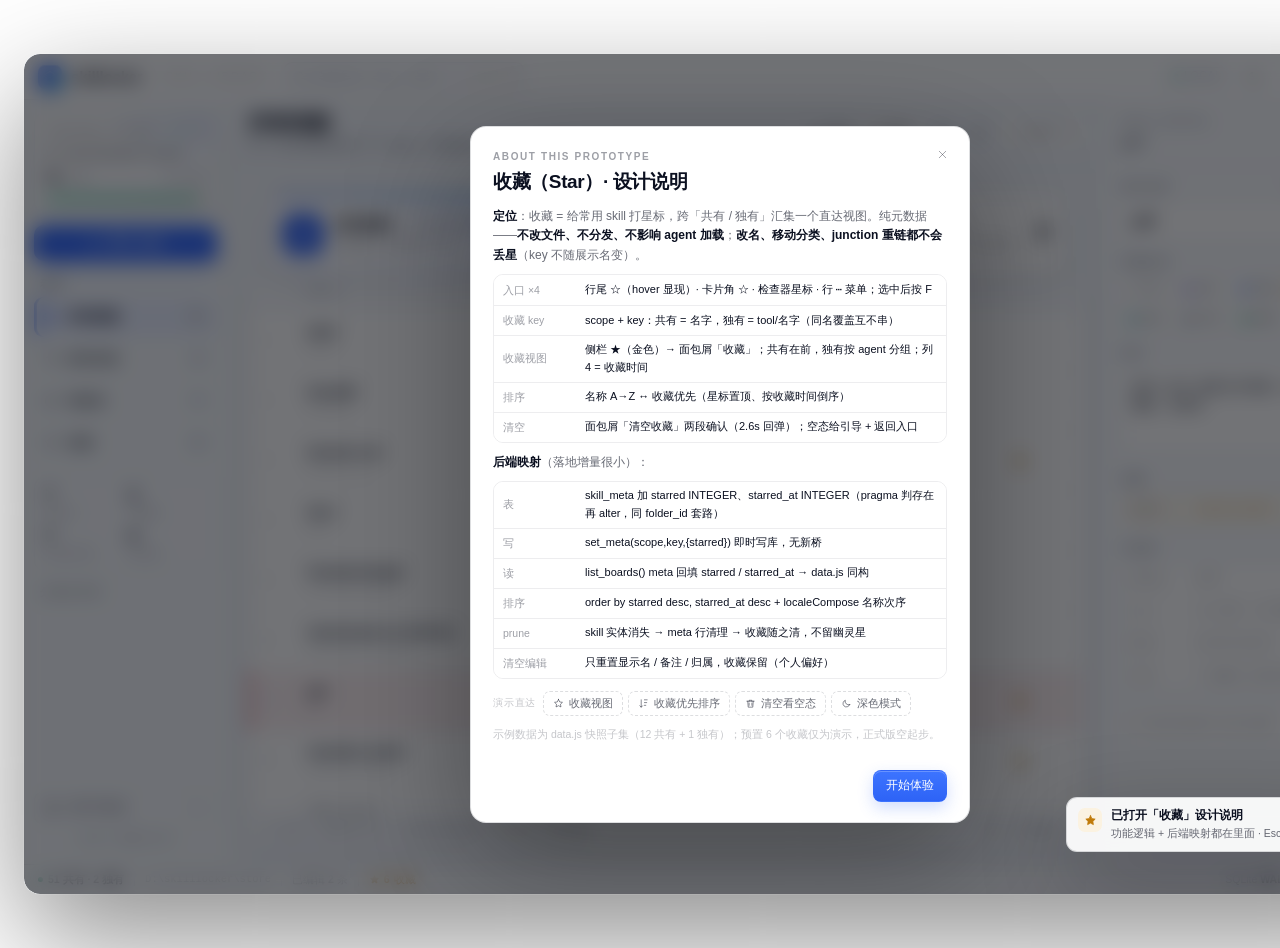
<file: ui/design-skill-favorites.html>
<!doctype html>
<html lang="zh-CN">
<head>
<meta charset="utf-8">
<meta name="viewport" content="width=device-width, initial-scale=1">
<title>skilllocker · 收藏功能高仿真原型</title>
<style>
/* 仅独立打开时的舞台背景（内联 fragment 会剥掉本块） */
body { margin: 0; min-height: 100vh; display: grid; place-items: center; padding: 24px;
  background: #0a0e16 radial-gradient(900px 500px at 20% 0%, #10182a 0%, transparent 60%),
              radial-gradient(800px 460px at 90% 100%, #0d1a20 0%, transparent 55%); }
</style>
</head>
<body>
<svg id="sk-sprite" xmlns="http://www.w3.org/2000/svg" aria-hidden="true" style="position:absolute;width:0;height:0;overflow:hidden">
  <symbol id="i-layers" viewBox="0 0 24 24"><path d="m12 3 9 5-9 5-9-5 9-5Z"></path><path d="m3 12 9 5 9-5M3 16.5l9 5 9-5"></path></symbol>
  <symbol id="i-sparkle" viewBox="0 0 24 24"><path d="M12 3l1.8 5.2L19 10l-5.2 1.8L12 17l-1.8-5.2L5 10l5.2-1.8Z"></path><path d="M19 16l.8 2.2L22 19l-2.2.8L19 22l-.8-2.2L16 19l2.2-.8Z"></path></symbol>
  <symbol id="i-star" viewBox="0 0 24 24"><path d="M12 3.2l2.66 5.4 5.94.86-4.3 4.2 1.02 5.94L12 16.76l-5.32 2.84 1.02-5.94-4.3-4.2 5.94-.86L12 3.2Z"></path></symbol>
  <symbol id="i-search" viewBox="0 0 24 24"><circle cx="11" cy="11" r="6.5"></circle><path d="m16 16 4 4"></path></symbol>
  <symbol id="i-x" viewBox="0 0 24 24"><path d="m6 6 12 12M18 6 6 18"></path></symbol>
  <symbol id="i-minus" viewBox="0 0 24 24"><path d="M5 12h14"></path></symbol>
  <symbol id="i-maximize" viewBox="0 0 24 24"><rect x="5" y="5" width="14" height="14" rx="1"></rect></symbol>
  <symbol id="i-moon" viewBox="0 0 24 24"><path d="M19 14.5A7.5 7.5 0 0 1 9.5 5a7.5 7.5 0 1 0 9.5 9.5Z"></path></symbol>
  <symbol id="i-sun" viewBox="0 0 24 24"><circle cx="12" cy="12" r="4"></circle><path d="M12 2v2M12 20v2M4.9 4.9l1.4 1.4M17.7 17.7l1.4 1.4M2 12h2M20 12h2M4.9 19.1l1.4-1.4M17.7 6.3l1.4-1.4"></path></symbol>
  <symbol id="i-chevron-right" viewBox="0 0 24 24"><path d="m9 6 6 6-6 6"></path></symbol>
  <symbol id="i-sort" viewBox="0 0 24 24"><path d="M7 4v16M4 17l3 3 3-3M14 4h6M14 10h5M14 16h3"></path></symbol>
  <symbol id="i-rows" viewBox="0 0 24 24"><rect x="4" y="5" width="16" height="6" rx="2"></rect><rect x="4" y="14" width="16" height="6" rx="2"></rect></symbol>
  <symbol id="i-grid" viewBox="0 0 24 24"><rect x="3" y="3" width="7" height="7" rx="2"></rect><rect x="14" y="3" width="7" height="7" rx="2"></rect><rect x="3" y="14" width="7" height="7" rx="2"></rect><rect x="14" y="14" width="7" height="7" rx="2"></rect></symbol>
  <symbol id="i-folder" viewBox="0 0 24 24"><path d="M3 7a2 2 0 0 1 2-2h4l2 2h8a2 2 0 0 1 2 2v9a2 2 0 0 1-2 2H5a2 2 0 0 1-2-2Z"></path></symbol>
  <symbol id="i-folder-open" viewBox="0 0 24 24"><path d="M6 14l1.45-2.9A2 2 0 0 1 9.24 10H20a2 2 0 0 1 1.94 2.5l-1.55 6a2 2 0 0 1-1.94 1.5H4a2 2 0 0 1-2-2V5c0-1.1.9-2 2-2h3.93a2 2 0 0 1 1.66.9l.82 1.2a2 2 0 0 0 1.66.9H18a2 2 0 0 1 2 2v2"></path></symbol>
  <symbol id="i-refresh" viewBox="0 0 24 24"><path d="M20 11a8 8 0 0 0-14-4"></path><path d="M4 13a8 8 0 0 0 14 4"></path><path d="M4 4v4h4M20 20v-4h-4"></path></symbol>
  <symbol id="i-pencil" viewBox="0 0 24 24"><path d="M15.5 4.5 19.5 8.5 8 20H4v-4L15.5 4.5Z"></path></symbol>
  <symbol id="i-check" viewBox="0 0 24 24"><path d="m5 12 4 4L19 6"></path></symbol>
  <symbol id="i-alert" viewBox="0 0 24 24"><path d="M12 3 2.6 20h18.8L12 3Z"></path><path d="M12 8v5M12 16.5v.6"></path></symbol>
  <symbol id="i-external" viewBox="0 0 24 24"><path d="M14 4h6v6M20 4l-8 8"></path><path d="M18 14v4a2 2 0 0 1-2 2H6a2 2 0 0 1-2-2V8a2 2 0 0 1 2-2h4"></path></symbol>
  <symbol id="i-trash" viewBox="0 0 24 24"><path d="M4 7h16M9 7V5h6v2M6 7l1 13h10l1-13"></path><path d="M9 11v5M15 11v5"></path></symbol>
  <symbol id="i-settings" viewBox="0 0 24 24"><path d="M4 6h16M4 12h16M4 18h16"></path><circle cx="9" cy="6" r="2"></circle><circle cx="15" cy="12" r="2"></circle><circle cx="8" cy="18" r="2"></circle></symbol>
  <symbol id="i-info" viewBox="0 0 24 24"><circle cx="12" cy="12" r="9"></circle><path d="M12 11v6M12 7v.5"></path></symbol>
  <symbol id="i-plus" viewBox="0 0 24 24"><path d="M12 5v14M5 12h14"></path></symbol>
  <symbol id="i-copy" viewBox="0 0 24 24"><rect x="8" y="8" width="12" height="12" rx="2"></rect><path d="M16 8V6a2 2 0 0 0-2-2H6a2 2 0 0 0-2 2v8a2 2 0 0 0 2 2h2"></path></symbol>
  <symbol id="i-ellipsis" viewBox="0 0 24 24"><circle cx="12" cy="12" r="1"></circle><circle cx="19" cy="12" r="1"></circle><circle cx="5" cy="12" r="1"></circle></symbol>
  <symbol id="i-bot" viewBox="0 0 24 24"><rect x="4" y="8" width="16" height="11" rx="3"></rect><path d="M12 8V5M11 3.6h2M8 12v2M16 12v2M3.5 11.5v4M20.5 11.5v4"></path></symbol>
  <symbol id="i-download" viewBox="0 0 24 24"><path d="M21 15v4a2 2 0 0 1-2 2H5a2 2 0 0 1-2-2v-4"></path><path d="m7 10 5 5 5-5"></path><path d="M12 15V3"></path></symbol>
  <symbol id="i-db" viewBox="0 0 24 24"><ellipse cx="12" cy="5" rx="8" ry="3"></ellipse><path d="M4 5v14c0 1.7 3.6 3 8 3s8-1.3 8-3V5"></path><path d="M4 12c0 1.7 3.6 3 8 3s8-1.3 8-3"></path></symbol>
</svg>

<!--SK-FRAGMENT-START-->
<style>
/* ============ skilllocker 收藏功能原型 · 全部样式 #sk-app 作用域 ============ */
#sk-app {
  --font: "Segoe UI Variable Text", "Segoe UI", "Microsoft YaHei UI", "Noto Sans SC", sans-serif;
  --display: "Bahnschrift", "Segoe UI Variable Display", "Segoe UI", "Microsoft YaHei UI", sans-serif;
  --mono: "Cascadia Mono", "Consolas", "SFMono-Regular", monospace;
  --sidebar-w: 216px;
  --inspector-w: 344px;
  --titlebar-h: 46px;
  --topbar-h: 66px;
  --statusbar-h: 30px;
  --page-pad: 20px;
  --row-h: 60px;
  --bg: #f3f6fb;
  --surface: #ffffff;
  --surface-2: #f7f9fd;
  --surface-3: #edf1f8;
  --ink: #0b1020;
  --ink-2: rgba(11, 16, 32, 0.62);
  --ink-3: rgba(11, 16, 32, 0.40);
  --ink-4: rgba(11, 16, 32, 0.24);
  --line: rgba(14, 22, 40, 0.075);
  --line-strong: rgba(14, 22, 40, 0.14);
  --accent: #2e63f6;
  --accent-soft: #e9efff;
  --accent-ink: #1b3fc0;
  --success: #0e9f6e;
  --success-soft: #e7f7f0;
  --warning: #c07a09;
  --warning-soft: #fbf2e1;
  --danger: #d93a3f;
  --danger-soft: #fdeced;
  --violet: #6f56e3;
  --violet-soft: #f0edfe;
  --rose: #d2406f;
  --rose-soft: #fdecf2;
  --teal: #0a8f96;
  --teal-soft: #e6f6f6;
  --slate: #51607a;
  --slate-soft: #eef1f6;
  --shadow-1: 0 1px 2px rgba(10, 16, 30, 0.04), 0 10px 26px rgba(10, 16, 30, 0.05);
  --shadow-2: 0 2px 6px rgba(10, 16, 30, 0.06), 0 20px 44px rgba(10, 16, 30, 0.10);
  --shadow-3: 0 30px 90px rgba(4, 8, 18, 0.30);
  --ease: cubic-bezier(0.2, 0, 0, 1);
  --spring: cubic-bezier(0.34, 1.56, 0.64, 1);
  --fast: 120ms;
  --base: 180ms;
  --slow: 300ms;

  font-family: var(--font);
  font-size: 13px;
  line-height: 1.45;
  color: var(--ink);
  -webkit-font-smoothing: antialiased;
  text-rendering: optimizeLegibility;
  position: relative;
  width: min(1440px, 100%);
}
#sk-app.theme-dark {
  --bg: #080b12;
  --surface: #111722;
  --surface-2: #151d2a;
  --surface-3: #1d2635;
  --ink: #ffffff;
  --ink-2: rgba(255, 255, 255, 0.64);
  --ink-3: rgba(255, 255, 255, 0.42);
  --ink-4: rgba(255, 255, 255, 0.24);
  --line: rgba(255, 255, 255, 0.075);
  --line-strong: rgba(255, 255, 255, 0.15);
  --accent: #7c9dff;
  --accent-soft: rgba(78, 116, 255, 0.16);
  --accent-ink: #b9c9ff;
  --success: #3dd68c;
  --success-soft: rgba(61, 214, 140, 0.13);
  --warning: #f4b740;
  --warning-soft: rgba(244, 183, 64, 0.13);
  --danger: #ff6b6b;
  --danger-soft: rgba(255, 107, 107, 0.14);
  --violet: #a78bfa;
  --violet-soft: rgba(167, 139, 250, 0.14);
  --rose: #ff7aa6;
  --rose-soft: rgba(255, 122, 166, 0.14);
  --teal: #46d4d8;
  --teal-soft: rgba(70, 212, 216, 0.13);
  --slate: #9fb0c9;
  --slate-soft: rgba(159, 176, 201, 0.13);
  --shadow-1: 0 1px 2px rgba(0, 0, 0, 0.24), 0 10px 26px rgba(0, 0, 0, 0.28);
  --shadow-2: 0 2px 6px rgba(0, 0, 0, 0.28), 0 20px 44px rgba(0, 0, 0, 0.34);
  --shadow-3: 0 30px 90px rgba(0, 0, 0, 0.55);
}
#sk-app *, #sk-app *::before, #sk-app *::after { box-sizing: border-box; }
#sk-app button, #sk-app input, #sk-app textarea, #sk-app select { font: inherit; color: inherit; }
#sk-app [hidden] { display: none !important; }
#sk-app button { border: 0; background: none; cursor: pointer; }
#sk-app button:disabled { cursor: not-allowed; opacity: 0.45; }
#sk-app input::placeholder, #sk-app textarea::placeholder { color: var(--ink-4); }
#sk-app textarea { resize: vertical; }
#sk-app svg { flex: none; }
#sk-app ::selection { background: color-mix(in srgb, var(--accent) 26%, transparent); }
#sk-app :focus-visible { outline: 2px solid color-mix(in srgb, var(--accent) 55%, transparent); outline-offset: 2px; }

/* ---------- 窗口 ---------- */
#sk-app .window {
  min-height: 640px;
  display: flex;
  flex-direction: column;
  position: relative;
  overflow: hidden;
  border-radius: 16px;
  background: var(--bg);
  color: var(--ink);
  box-shadow: 0 0 0 1px rgba(255, 255, 255, 0.09), 0 44px 120px rgba(0, 0, 0, 0.45);
}

/* ---------- 图标 / 按钮 ---------- */
#sk-app .icon { width: 16px; height: 16px; fill: none; stroke: currentColor; stroke-width: 1.7; stroke-linecap: round; stroke-linejoin: round; }
#sk-app .icon-btn { width: 30px; height: 30px; border-radius: 8px; border: 1px solid transparent; display: grid; place-items: center; color: var(--ink-2); transition: background var(--fast), color var(--fast), border-color var(--fast), transform var(--fast); }
#sk-app .icon-btn:hover { background: var(--surface-2); color: var(--ink); border-color: var(--line); }
#sk-app .icon-btn:active { transform: scale(0.95); }
#sk-app .icon-btn.is-busy { pointer-events: none; color: var(--ink-3); }
#sk-app .icon-btn.is-busy .icon { animation: sk-spin 0.9s linear infinite; }
@keyframes sk-spin { to { transform: rotate(360deg); } }
#sk-app .btn { height: 32px; padding: 0 12px; border-radius: 8px; border: 1px solid var(--line-strong); background: var(--surface); color: var(--ink); font-size: 12px; font-weight: 550; display: inline-flex; align-items: center; justify-content: center; gap: 6px; white-space: nowrap; transition: background var(--fast), border-color var(--fast), transform var(--fast); }
#sk-app .btn:hover { background: var(--surface-2); border-color: color-mix(in srgb, var(--ink) 18%, transparent); transform: translateY(-1px); }
#sk-app .btn:active { transform: translateY(0) scale(0.985); }
#sk-app .btn .icon { width: 14px; height: 14px; }
#sk-app .btn-sm { height: 28px; padding: 0 10px; font-size: 11.5px; border-radius: 7px; }
#sk-app .btn-primary { border-color: transparent; color: #fff; background: linear-gradient(180deg, #3d74ff 0%, #2e63f6 100%); box-shadow: 0 6px 16px rgba(46, 99, 246, 0.22), inset 0 1px 0 rgba(255, 255, 255, 0.22); }
#sk-app .btn-primary:hover { filter: brightness(1.05); border-color: transparent; }
#sk-app .btn-ghost { background: transparent; border-color: transparent; color: var(--ink-2); }
#sk-app .btn-ghost:hover { background: var(--surface-2); color: var(--ink); border-color: transparent; }
#sk-app .eyebrow { font-size: 10.5px; line-height: 1; letter-spacing: 0.16em; color: var(--ink-3); font-weight: 600; text-transform: uppercase; }

/* ---------- 标题栏 ---------- */
#sk-app .titlebar { height: var(--titlebar-h); flex: 0 0 var(--titlebar-h); display: flex; align-items: center; padding-left: 14px; position: relative; z-index: 30; background: color-mix(in srgb, var(--surface) 86%, transparent); border-bottom: 1px solid var(--line); backdrop-filter: blur(20px) saturate(140%); }
#sk-app .brand { display: flex; align-items: center; gap: 9px; min-width: 0; }
#sk-app .logo { width: 24px; height: 24px; border-radius: 7px; display: grid; place-items: center; background: linear-gradient(135deg, #3d7bff 0%, #2e63f6 46%, #12c2cf 100%); box-shadow: 0 5px 12px rgba(46, 99, 246, 0.30), inset 0 1px 0 rgba(255, 255, 255, 0.42); }
#sk-app .logo .icon { width: 14px; height: 14px; color: #fff; }
#sk-app .wordmark { font-family: var(--display); font-size: 15px; font-weight: 600; letter-spacing: -0.01em; }
#sk-app .brand-divider { width: 1px; height: 16px; background: var(--line-strong); margin: 0 2px; }
#sk-app .brand-sub { font-size: 11px; letter-spacing: 0.16em; color: var(--ink-3); white-space: nowrap; }
#sk-app .gsearch { position: relative; width: 300px; height: 30px; flex: 0 0 300px; margin: 0 16px; }
#sk-app .gsearch .icon { position: absolute; left: 9px; top: 50%; width: 14px; height: 14px; transform: translateY(-50%); color: var(--ink-3); pointer-events: none; }
#sk-app .gsearch input { width: 100%; height: 100%; padding: 0 44px 0 29px; border-radius: 8px; border: 1px solid var(--line); background: var(--surface-2); color: var(--ink); font-size: 12px; outline: none; transition: border-color var(--fast), background var(--fast), box-shadow var(--fast); }
#sk-app .gsearch input:focus { border-color: color-mix(in srgb, var(--accent) 46%, transparent); background: var(--surface); box-shadow: 0 0 0 3px color-mix(in srgb, var(--accent) 12%, transparent); }
#sk-app .gsearch .kbd { position: absolute; right: 6px; top: 50%; transform: translateY(-50%); height: 19px; padding: 0 5px; border-radius: 5px; border: 1px solid var(--line); background: var(--surface); color: var(--ink-3); font-family: var(--mono); font-size: 10px; display: flex; align-items: center; pointer-events: none; }
#sk-app .title-actions { margin-left: auto; display: flex; align-items: center; gap: 3px; height: 100%; }
#sk-app .local-pill { height: 20px; padding: 0 7px; display: flex; align-items: center; gap: 5px; border-radius: 9px; border: 1px solid var(--line); background: var(--surface-2); color: var(--ink-3); font-size: 10px; letter-spacing: 0.10em; margin-right: 6px; }
#sk-app .local-pill i { width: 5px; height: 5px; border-radius: 50%; background: var(--success); box-shadow: 0 0 0 2px var(--success-soft); }
#sk-app .win-controls { display: flex; height: var(--titlebar-h); margin-left: 6px; }
#sk-app .win-btn { width: 46px; height: var(--titlebar-h); display: grid; place-items: center; color: var(--ink-2); transition: background var(--fast), color var(--fast); }
#sk-app .win-btn:hover { background: var(--surface-3); color: var(--ink); }
#sk-app .win-btn.close:hover { background: #e5484d; color: #fff; }
#sk-app .win-btn .icon { width: 12px; height: 12px; }

/* ---------- 侧栏 ---------- */
#sk-app .app-body { flex: 1; min-height: 0; display: flex; }
#sk-app .sidebar { width: var(--sidebar-w); flex: 0 0 var(--sidebar-w); min-height: 0; display: flex; flex-direction: column; gap: 12px; padding: 12px 10px 16px; border-right: 1px solid var(--line); background: color-mix(in srgb, var(--bg) 72%, var(--surface)); position: relative; }
#sk-app .store-card { padding: 11px; border-radius: 12px; border: 1px solid var(--line); background: radial-gradient(170px 80px at 100% 0%, color-mix(in srgb, var(--accent) 10%, transparent), transparent 72%), linear-gradient(155deg, var(--surface), var(--surface-2)); box-shadow: var(--shadow-1); }
#sk-app .store-top { display: flex; align-items: center; justify-content: space-between; gap: 8px; }
#sk-app .live { display: flex; align-items: center; gap: 4px; font-size: 9.5px; letter-spacing: 0.12em; color: var(--ink-3); }
#sk-app .live i { width: 4px; height: 4px; border-radius: 50%; background: var(--success); box-shadow: 0 0 0 2px var(--success-soft); }
#sk-app .store-path { margin-top: 8px; font-family: var(--mono); font-size: 11.5px; white-space: nowrap; overflow: hidden; text-overflow: ellipsis; }
#sk-app .store-meta { display: flex; align-items: center; justify-content: space-between; margin-top: 5px; font-size: 11px; color: var(--ink-3); }
#sk-app .store-meta b { font-family: var(--display); font-size: 14px; color: var(--ink); font-weight: 600; margin-right: 2px; }
#sk-app .health-track { height: 4px; margin-top: 9px; border-radius: 2px; overflow: hidden; background: color-mix(in srgb, var(--warning) 34%, var(--surface-3)); }
#sk-app .health-track span { display: block; height: 100%; width: 96%; border-radius: 2px; background: linear-gradient(90deg, #12b981, #0e9f6e); }
#sk-app .import-cta { width: 100%; height: 36px; border-radius: 10px; border: 1px solid transparent; color: #fff; font-size: 12.5px; font-weight: 600; display: flex; align-items: center; justify-content: center; gap: 7px; background: linear-gradient(180deg, #3d74ff 0%, #2e63f6 100%); box-shadow: 0 8px 18px rgba(46, 99, 246, 0.26), inset 0 1px 0 rgba(255, 255, 255, 0.22); transition: filter var(--fast), transform var(--fast); }
#sk-app .import-cta:hover { filter: brightness(1.06); }
#sk-app .import-cta:active { transform: scale(0.985); }
#sk-app .import-cta .icon { width: 15px; height: 15px; }
#sk-app .nav-label { margin: 4px 6px 5px; font-size: 10.5px; letter-spacing: 0.15em; color: var(--ink-3); font-weight: 600; text-transform: uppercase; }
#sk-app .nav { display: flex; flex-direction: column; gap: 2px; }
#sk-app .nav-item { height: 40px; width: 100%; display: flex; align-items: center; gap: 9px; padding: 0 9px; border-radius: 9px; color: var(--ink); font-size: 12.5px; font-weight: 500; text-align: left; position: relative; transition: background var(--fast), box-shadow var(--fast), transform var(--fast); }
#sk-app .nav-item .icon { width: 15px; height: 15px; color: var(--ink-2); }
#sk-app .nav-item:hover { background: var(--surface-2); }
#sk-app .nav-item.active { background: var(--accent-soft); font-weight: 600; box-shadow: inset 3px 0 0 var(--accent); }
#sk-app .nav-item.active .icon { color: var(--accent); }
#sk-app .nav-item:active { transform: scale(0.985); }
#sk-app .nav-badge { margin-left: auto; min-width: 20px; height: 18px; padding: 0 5px; border-radius: 6px; background: var(--surface-3); color: var(--ink-2); font-family: var(--display); font-size: 11px; font-weight: 600; display: grid; place-items: center; }
/* 收藏导航：金色系（复用 warning token），激活态 = 金底 + 左侧金条 */
#sk-app .nav-item.star-nav.active { background: var(--warning-soft); box-shadow: inset 3px 0 0 var(--warning); }
#sk-app .nav-item.star-nav.active .icon { color: var(--warning); }
#sk-app .nav-item.star-nav.active .nav-badge { background: color-mix(in srgb, var(--warning) 22%, var(--surface)); color: var(--warning); }
#sk-app .nav-item.star-nav .nav-badge { font-variant-numeric: tabular-nums; }
#sk-app .nav-item.cat-nav { height: 32px; font-size: 12px; gap: 8px; padding: 0 9px; border-radius: 8px; }
#sk-app .nav-item.cat-nav .nav-badge { height: 17px; min-width: 18px; font-size: 10.5px; }
#sk-app .catdot { width: 7px; height: 7px; border-radius: 2px; background: var(--c, var(--ink-3)); flex: none; }
#sk-app .side-stat { margin-top: 2px; padding: 9px 10px; border-radius: 10px; border: 1px solid var(--line); background: var(--surface-2); display: grid; grid-template-columns: 1fr 1fr; gap: 8px 6px; }
#sk-app .side-stat b { display: block; font-family: var(--display); font-size: 16px; line-height: 1.1; font-weight: 600; letter-spacing: -0.02em; }
#sk-app .side-stat span { display: block; margin-top: 1px; font-size: 10px; color: var(--ink-3); white-space: nowrap; }
#sk-app .sidebar-foot { margin-top: auto; flex: none; display: flex; flex-direction: column; gap: 7px; padding-bottom: 2px; }
#sk-app .settings-btn { height: 32px; padding: 0 9px; border-radius: 8px; border: 1px solid var(--line); background: var(--surface-2); display: flex; align-items: center; gap: 7px; font-size: 12px; color: var(--ink-2); transition: background var(--fast), color var(--fast); }
#sk-app .settings-btn:hover { background: var(--surface-3); color: var(--ink); }
#sk-app .settings-btn kbd { margin-left: auto; font-family: var(--mono); font-size: 10px; color: var(--ink-3); border: 1px solid var(--line); border-radius: 4px; padding: 0 3px; }
#sk-app .version { font-size: 10.5px; color: var(--ink-3); text-align: center; letter-spacing: 0.03em; }

/* ---------- 工作区 ---------- */
#sk-app .workspace { flex: 1; min-width: 0; min-height: 0; display: flex; flex-direction: column; position: relative; }
#sk-app .topbar { height: var(--topbar-h); flex: 0 0 var(--topbar-h); display: flex; align-items: center; justify-content: space-between; gap: 16px; padding: 0 var(--page-pad); border-bottom: 1px solid var(--line); background: color-mix(in srgb, var(--bg) 86%, transparent); backdrop-filter: blur(14px); position: relative; z-index: 5; }
#sk-app .topbar-title { min-width: 0; }
#sk-app .topbar-title h1 { margin: 0; font-family: var(--display); font-size: 21px; line-height: 1.12; letter-spacing: -0.025em; font-weight: 600; white-space: nowrap; display: flex; align-items: center; gap: 8px; }
#sk-app .topbar-title p { margin: 3px 0 0; font-size: 11.5px; color: var(--ink-2); white-space: nowrap; overflow: hidden; text-overflow: ellipsis; }
#sk-app .page-star { display: inline-grid; place-items: center; width: 28px; height: 28px; border-radius: 9px; background: var(--warning-soft); color: var(--warning); }
#sk-app .page-star .icon { width: 16px; height: 16px; }
#sk-app .topbar-actions { display: flex; align-items: center; gap: 6px; flex: none; }
#sk-app .boards-wrap { padding: 14px var(--page-pad) 0; flex: none; }
#sk-app .boards { display: grid; grid-template-columns: repeat(3, 1fr); gap: 10px; }
#sk-app .board-tab { height: 80px; border-radius: 14px; border: 1px solid var(--line); background: var(--surface); box-shadow: var(--shadow-1); display: flex; align-items: center; gap: 11px; padding: 0 14px; text-align: left; position: relative; overflow: hidden; transition: transform var(--base), box-shadow var(--base), border-color var(--base), background var(--base); }
#sk-app .board-tab::after { content: ""; position: absolute; left: 0; right: 0; top: 0; height: 2px; background: transparent; }
#sk-app .board-tab:hover { transform: translateY(-1px); box-shadow: var(--shadow-2); border-color: var(--line-strong); }
#sk-app .board-tab.active { border-color: color-mix(in srgb, var(--accent) 34%, transparent); background: radial-gradient(240px 90px at 100% 0%, color-mix(in srgb, var(--accent) 12%, transparent), transparent 72%), linear-gradient(150deg, var(--surface) 30%, color-mix(in srgb, var(--accent-soft) 70%, var(--surface)) 100%); }
#sk-app .board-tab.active::after { background: linear-gradient(90deg, var(--accent), color-mix(in srgb, #12c2cf 62%, var(--accent))); }
#sk-app .tab-icon { width: 40px; height: 40px; border-radius: 11px; display: grid; place-items: center; background: var(--surface-2); color: var(--ink-2); border: 1px solid var(--line); flex: none; }
#sk-app .tab-icon .icon { width: 18px; height: 18px; }
#sk-app .board-tab.active .tab-icon { background: var(--accent); color: #fff; border-color: transparent; box-shadow: 0 8px 18px rgba(46, 99, 246, 0.24); }
#sk-app .tab-main { min-width: 0; flex: 1; }
#sk-app .tab-title { display: flex; align-items: baseline; gap: 7px; white-space: nowrap; }
#sk-app .tab-title b { font-size: 13.5px; font-weight: 600; letter-spacing: -0.01em; }
#sk-app .tab-title em { font-family: var(--display); font-size: 11.5px; font-style: normal; color: var(--ink-3); }
#sk-app .tab-sub { display: block; margin-top: 3px; font-size: 11px; color: var(--ink-3); white-space: nowrap; overflow: hidden; text-overflow: ellipsis; }
#sk-app .tab-num { font-family: var(--display); font-size: 26px; line-height: 1; font-weight: 600; letter-spacing: -0.03em; flex: none; }
#sk-app .board-tab.active .tab-num { color: var(--accent); }
#sk-app .content { flex: 1; min-height: 0; overflow: auto; padding: 14px var(--page-pad) 16px; scrollbar-width: thin; scrollbar-color: var(--surface-3) transparent; display: flex; flex-direction: column; }
#sk-app .segmented { display: inline-flex; padding: 2px; border-radius: 8px; border: 1px solid var(--line); background: var(--surface-2); gap: 1px; flex: none; }
#sk-app .segmented button { height: 26px; padding: 0 9px; border-radius: 6px; font-size: 11px; font-weight: 550; color: var(--ink-2); display: inline-flex; align-items: center; gap: 5px; transition: background var(--fast), color var(--fast), box-shadow var(--fast); }
#sk-app .segmented button .icon { width: 12px; height: 12px; }
#sk-app .segmented button:hover { color: var(--ink); }
#sk-app .segmented button.active { background: var(--surface); color: var(--ink); box-shadow: 0 1px 3px rgba(0, 0, 0, 0.10); }
#sk-app .sort-btn { height: 26px; padding: 0 8px; border-radius: 7px; border: 1px solid var(--line); background: var(--surface); color: var(--ink-2); font-size: 11px; display: inline-flex; align-items: center; gap: 4px; }
#sk-app .sort-btn:hover { background: var(--surface-2); color: var(--ink); }
#sk-app .sort-btn .icon { width: 12px; height: 12px; }

/* ---------- 面包屑 / 列表 / 卡片 ---------- */
#sk-app .crumb-bar { flex: none; display: flex; align-items: center; gap: 8px; padding: 8px 12px; margin-bottom: 10px; border-radius: 12px; border: 1px solid var(--line); background: var(--surface); box-shadow: var(--shadow-1); }
#sk-app .crumb-root { display: inline-flex; align-items: center; gap: 6px; padding: 4px 8px; border-radius: 7px; font-size: 12px; font-weight: 550; color: var(--ink-2); transition: background var(--fast), color var(--fast); }
#sk-app .crumb-root:hover { background: var(--surface-2); color: var(--ink); }
#sk-app .crumb-root .icon { width: 13px; height: 13px; }
#sk-app .crumb-sep { color: var(--ink-4); display: grid; place-items: center; }
#sk-app .crumb-sep .icon { width: 12px; height: 12px; }
#sk-app .crumb-here { display: inline-flex; align-items: center; gap: 7px; padding: 4px 9px; border-radius: 7px; background: var(--cs); color: var(--c); font-size: 12.5px; font-weight: 650; }
#sk-app .crumb-here .icon { width: 14px; height: 14px; }
/* 收藏面包屑：金星胶囊（crumb-here 的 warning 变体） */
#sk-app .crumb-here.crumb-star { background: var(--warning-soft); color: var(--warning); }
#sk-app .crumb-meta { font-size: 11px; color: var(--ink-3); }
#sk-app .crumb-actions { margin-left: auto; display: flex; align-items: center; gap: 6px; }
#sk-app .btn.clear-star.arm { border-color: color-mix(in srgb, var(--danger) 46%, transparent); background: var(--danger-soft); color: var(--danger); font-weight: 600; }
#sk-app .list-card { flex: 1; min-height: 0; border-radius: 14px; border: 1px solid var(--line); background: var(--surface); box-shadow: var(--shadow-1); display: flex; flex-direction: column; overflow: hidden; }
#sk-app .list-head, #sk-app .row { display: grid; grid-template-columns: 34px minmax(196px, 1.3fr) 168px minmax(150px, 1fr) 132px 76px; align-items: center; gap: 10px; padding: 0 14px; }
#sk-app .list-head { height: 36px; flex: none; border-bottom: 1px solid var(--line); background: var(--surface-2); font-size: 10px; letter-spacing: 0.12em; color: var(--ink-3); font-weight: 600; text-transform: uppercase; }
#sk-app .list-body { flex: 1; min-height: 0; overflow: auto; max-height: 500px; scrollbar-width: thin; scrollbar-color: var(--surface-3) transparent; }
#sk-app .row { height: var(--row-h); border-bottom: 1px solid var(--line); position: relative; cursor: pointer; transition: background var(--fast); animation: rowIn 220ms var(--ease) both; }
#sk-app .row::before { content: ""; position: absolute; left: 0; top: 0; bottom: 0; width: 2px; background: transparent; transition: background var(--fast); }
#sk-app .row:hover { background: var(--surface-2); }
#sk-app .row.is-selected { background: color-mix(in srgb, var(--accent) 6%, var(--surface)); }
#sk-app .row.is-selected::before { background: var(--accent); }
#sk-app .row.is-conflict::before { background: var(--danger); }
#sk-app .row.is-conflict.is-selected { background: color-mix(in srgb, var(--danger) 7%, var(--surface)); }
/* 收藏视图里取消收藏：整行右滑淡出后移除 */
#sk-app .row.row-out { animation: rowCollapse 200ms var(--ease) forwards; pointer-events: none; }
@keyframes rowCollapse { to { opacity: 0; transform: translateX(16px); } }
/* 独有收藏分组（复用智能体看板的 sticky 分割线） */
#sk-app .agent-divider { position: sticky; top: 0; z-index: 2; display: flex; align-items: center; gap: 8px; height: 32px; padding: 0 14px; background: var(--surface-2); border-bottom: 1px solid var(--line); }
#sk-app .agent-divider .ad-mark { flex: none; width: 18px; height: 18px; border-radius: 6px; background: var(--surface-3); color: var(--ink-2); font-family: var(--display); font-size: 9px; font-weight: 600; display: grid; place-items: center; text-transform: uppercase; }
#sk-app .agent-divider .ad-name { flex: none; font-size: 11.5px; font-weight: 700; color: var(--ink-2); }
#sk-app .agent-divider .ad-count { flex: none; font-family: var(--mono); font-size: 9.5px; color: var(--ink-3); }
#sk-app .agent-divider .ad-line { flex: 1; height: 1px; background: var(--line); }
#sk-app .row-num { font-family: var(--display); font-size: 11.5px; font-variant-numeric: tabular-nums; color: var(--ink-3); }
#sk-app .row.is-selected .row-num { color: var(--accent); }
#sk-app .row-main { min-width: 0; }
#sk-app .row-name { display: block; font-size: 13px; line-height: 1.3; font-weight: 600; letter-spacing: -0.01em; white-space: nowrap; overflow: hidden; text-overflow: ellipsis; }
#sk-app .row-label { display: block; font-family: var(--mono); font-size: 9.5px; color: var(--ink-3); white-space: nowrap; overflow: hidden; text-overflow: ellipsis; margin-top: 2px; }
#sk-app .cat { height: 20px; padding: 0 6px; border-radius: 5px; font-size: 10px; font-weight: 550; display: inline-flex; align-items: center; gap: 4px; background: var(--cs); color: var(--c); white-space: nowrap; max-width: 100%; }
#sk-app .cat i { width: 4px; height: 4px; border-radius: 2px; background: var(--c); flex: none; }
#sk-app .cat.none { background: transparent; color: var(--ink-4); border: 1px dashed var(--line-strong); height: 19px; }
#sk-app .agent-chip { height: 20px; padding: 0 6px; border-radius: 5px; background: var(--violet-soft); color: var(--violet); font-size: 10px; font-weight: 600; display: inline-flex; align-items: center; gap: 4px; white-space: nowrap; }
#sk-app .row-note { min-width: 0; font-size: 11px; line-height: 1.4; color: var(--ink-2); white-space: nowrap; overflow: hidden; text-overflow: ellipsis; }
#sk-app .row-note.is-empty { color: var(--ink-4); }
#sk-app .row-cover { display: flex; align-items: center; gap: 7px; min-width: 0; }
#sk-app .cover-bar { display: flex; align-items: center; gap: 2px; }
#sk-app .cover-seg { width: 9px; height: 7px; border-radius: 2px; background: var(--success); }
#sk-app .cover-seg.bad { background: var(--danger); }
#sk-app .cover-text { font-family: var(--display); font-size: 11.5px; color: var(--ink-2); }
#sk-app .cover-text.bad { color: var(--danger); }
#sk-app .row-starred-at { font-family: var(--mono); font-size: 10.5px; color: var(--ink-2); white-space: nowrap; }
#sk-app .row-end { display: flex; align-items: center; justify-content: flex-end; gap: 2px; }
#sk-app .row-go { display: flex; align-items: center; justify-content: flex-end; color: var(--ink-4); }
#sk-app .row:hover .row-go { color: var(--ink-2); }
#sk-app .row-go .icon { width: 12px; height: 12px; }
#sk-app .row-more { width: 22px; height: 22px; border-radius: 6px; display: grid; place-items: center; color: var(--ink-3); opacity: 0; transition: opacity var(--fast), background var(--fast); }
#sk-app .row:hover .row-more, #sk-app .file-card:hover .row-more, #sk-app .row-more.show { opacity: 1; }
#sk-app .row-more:hover { background: var(--surface-3); color: var(--ink); }
#sk-app .row-more .icon { width: 14px; height: 14px; }

/* ---------- ★ 星标按钮（本原型的核心组件） ----------
   未收藏：行/卡片 hover 才显现（opacity 0 → 1），空心灰星；
   已收藏：常显金色实心星；点击 starPop 弹跳 + starBurst 金色光环 */
#sk-app .row-star, #sk-app .fc-star, #sk-app .ins-star {
  width: 24px; height: 24px; border-radius: 7px;
  display: grid; place-items: center;
  color: var(--ink-4); opacity: 0; position: relative;
  transition: opacity var(--fast), background var(--fast), color var(--fast);
}
#sk-app .row:hover .row-star, #sk-app .file-card:hover .fc-star,
#sk-app .row-star.on, #sk-app .fc-star.on, #sk-app .ins-star { opacity: 1; }
#sk-app .row-star:hover, #sk-app .fc-star:hover, #sk-app .ins-star:hover { background: var(--warning-soft); color: var(--warning); }
#sk-app .row-star.on, #sk-app .fc-star.on, #sk-app .ins-star.on { color: var(--warning); }
#sk-app .row-star.on .icon, #sk-app .fc-star.on .icon, #sk-app .ins-star.on .icon { fill: currentColor; stroke-width: 1.5; }
#sk-app .row-star .icon, #sk-app .fc-star .icon, #sk-app .ins-star .icon { width: 14px; height: 14px; }
/* 检查器星标是常驻按钮（无父级 hover 揭示），未收藏也要见描边：墨色提一档保证可视 */
#sk-app .ins-star { color: var(--ink-3); }
#sk-app .fc-star { flex: none; }
#sk-app .row-star.pop .icon, #sk-app .fc-star.pop .icon, #sk-app .ins-star.pop .icon { animation: starPop 320ms var(--spring); }
@keyframes starPop { 0% { transform: scale(0.55) rotate(-12deg); } 55% { transform: scale(1.32) rotate(6deg); } 100% { transform: scale(1) rotate(0); } }
#sk-app .row-star.burst::after, #sk-app .fc-star.burst::after, #sk-app .ins-star.burst::after {
  content: ""; position: absolute; inset: -2px; border-radius: 9px; pointer-events: none;
  animation: starBurst 460ms var(--ease) forwards;
}
@keyframes starBurst { from { box-shadow: 0 0 0 0 color-mix(in srgb, var(--warning) 42%, transparent); } to { box-shadow: 0 0 0 10px transparent; } }

#sk-app .empty { flex: 1; min-height: 220px; display: flex; flex-direction: column; align-items: center; justify-content: center; gap: 7px; padding: 30px; text-align: center; color: var(--ink-3); }
#sk-app .empty-icon { width: 44px; height: 44px; border-radius: 12px; background: var(--surface-2); border: 1px solid var(--line); display: grid; place-items: center; color: var(--ink-3); }
#sk-app .empty-icon .icon { width: 20px; height: 20px; }
#sk-app .empty-icon.gold { background: var(--warning-soft); color: var(--warning); border-color: color-mix(in srgb, var(--warning) 26%, transparent); }
#sk-app .empty-icon.gold .icon { fill: currentColor; stroke-width: 1.4; }
#sk-app .empty b { font-size: 13px; color: var(--ink); font-weight: 600; }
#sk-app .empty span { font-size: 11px; max-width: 340px; line-height: 1.55; }
#sk-app .empty .btn { margin-top: 7px; }
#sk-app .list-foot { flex: none; height: 36px; padding: 0 14px; border-top: 1px solid var(--line); display: flex; align-items: center; justify-content: space-between; font-size: 11px; color: var(--ink-3); background: var(--surface-2); }
#sk-app .list-foot .hint { display: flex; align-items: center; gap: 5px; }
#sk-app .list-foot .hint .icon { width: 12px; height: 12px; }
#sk-app .folder-scroll { flex: 1; min-height: 0; }
#sk-app .folder-grid { display: grid; grid-template-columns: repeat(auto-fill, minmax(236px, 1fr)); gap: 12px; }
#sk-app .grid-sect { display: flex; align-items: baseline; gap: 8px; margin: 16px 2px 9px; }
#sk-app .grid-sect:first-child { margin-top: 2px; }
#sk-app .grid-sect b { font-family: var(--display); font-size: 13px; font-weight: 650; letter-spacing: -0.01em; }
#sk-app .grid-sect span { font-size: 11px; color: var(--ink-3); }
#sk-app .grid-sect .count-text { margin-left: auto; font-size: 11px; white-space: nowrap; }
#sk-app .file-card { position: relative; display: flex; align-items: center; gap: 9px; padding: 9px 11px; border: 1px solid var(--line); border-radius: 11px; background: var(--surface); box-shadow: var(--shadow-1); cursor: pointer; text-align: left; transition: border-color var(--fast), box-shadow var(--fast), transform var(--fast); animation: rowIn 220ms var(--ease) both; }
#sk-app .file-card:hover { transform: translateY(-1px); box-shadow: var(--shadow-2); border-color: var(--line-strong); }
#sk-app .file-card.is-selected { border-color: color-mix(in srgb, var(--accent) 40%, transparent); background: color-mix(in srgb, var(--accent) 5%, var(--surface)); box-shadow: 0 0 0 3px color-mix(in srgb, var(--accent) 10%, transparent); }
/* 网格卡片里的收藏态：金色描边 + 角标常显 */
#sk-app .file-card.is-starred { border-color: color-mix(in srgb, var(--warning) 36%, transparent); }
#sk-app .file-card.is-starred .fc-mark { background: var(--warning-soft); color: var(--warning); }
#sk-app .fc-mark { width: 26px; height: 26px; border-radius: 8px; background: var(--surface-3); color: var(--ink-2); font-family: var(--display); font-size: 10px; font-weight: 600; display: grid; place-items: center; text-transform: uppercase; flex: none; }
#sk-app .fc-main { min-width: 0; flex: 1; }
#sk-app .fc-main b { display: block; font-size: 12.5px; font-weight: 600; letter-spacing: -0.01em; white-space: nowrap; overflow: hidden; text-overflow: ellipsis; }
#sk-app .fc-main span { display: block; margin-top: 1px; font-family: var(--mono); font-size: 9.5px; color: var(--ink-3); white-space: nowrap; overflow: hidden; text-overflow: ellipsis; }

/* ---------- 检查器 ---------- */
#sk-app .inspector { width: var(--inspector-w); flex: 0 0 var(--inspector-w); min-height: 0; display: flex; flex-direction: column; border-left: 1px solid var(--line); background: color-mix(in srgb, var(--bg) 55%, var(--surface)); position: relative; }
#sk-app .ins-head { height: var(--topbar-h); flex: 0 0 var(--topbar-h); padding: 0 16px; border-bottom: 1px solid var(--line); display: flex; align-items: center; gap: 10px; }
#sk-app .ins-head-main { min-width: 0; flex: 1; }
#sk-app .ins-head h2 { margin: 3px 0 0; font-family: var(--mono); font-size: 13.5px; font-weight: 500; white-space: nowrap; overflow: hidden; text-overflow: ellipsis; }
#sk-app .ins-star { width: 28px; height: 28px; border-radius: 8px; border: 1px solid var(--line-strong); background: var(--surface); flex: none; }
#sk-app .ins-star.on { border-color: color-mix(in srgb, var(--warning) 34%, transparent); background: var(--warning-soft); }
#sk-app .ins-star.pop { border-color: color-mix(in srgb, var(--warning) 34%, transparent); }
#sk-app .ins-body { flex: 1; min-height: 0; overflow: auto; padding: 14px 16px 16px; scrollbar-width: thin; scrollbar-color: var(--surface-3) transparent; }
#sk-app .field-label { display: flex; align-items: center; justify-content: space-between; gap: 8px; margin-bottom: 6px; font-size: 10.5px; letter-spacing: 0.10em; color: var(--ink-3); font-weight: 600; text-transform: uppercase; }
#sk-app .field { margin-bottom: 14px; }
#sk-app .ins-input { width: 100%; height: 40px; padding: 0 11px; border-radius: 9px; border: 1px solid var(--line); background: var(--surface); font-size: 14px; font-weight: 600; letter-spacing: -0.01em; color: var(--ink); outline: none; transition: border-color var(--fast), box-shadow var(--fast); }
#sk-app .ins-input:focus { border-color: color-mix(in srgb, var(--accent) 46%, transparent); box-shadow: 0 0 0 3px color-mix(in srgb, var(--accent) 11%, transparent); }
#sk-app .ins-area { width: 100%; min-height: 84px; padding: 9px 10px; border-radius: 9px; border: 1px solid var(--line); background: var(--surface); font-size: 11.5px; line-height: 1.6; color: var(--ink); outline: none; transition: border-color var(--fast), box-shadow var(--fast); }
#sk-app .ins-area:focus { border-color: color-mix(in srgb, var(--accent) 46%, transparent); box-shadow: 0 0 0 3px color-mix(in srgb, var(--accent) 11%, transparent); }
#sk-app .count-row { margin-top: 4px; text-align: right; font-family: var(--mono); font-size: 9.5px; color: var(--ink-4); }
#sk-app .fold-picker { display: flex; flex-wrap: wrap; gap: 4px; }
#sk-app .fold-chip { height: 26px; padding: 0 8px; border-radius: 6px; border: 1px solid var(--line); background: var(--surface); color: var(--ink-2); font-size: 11px; display: inline-flex; align-items: center; gap: 5px; transition: background var(--fast), border-color var(--fast), color var(--fast); }
#sk-app .fold-chip .catdot { width: 7px; height: 7px; }
#sk-app .fold-chip:hover { border-color: var(--line-strong); color: var(--ink); }
#sk-app .fold-chip.on { background: var(--cs, var(--surface-2)); border-color: color-mix(in srgb, var(--c, var(--ink)) 30%, transparent); color: var(--c, var(--ink)); font-weight: 600; }
#sk-app .fold-chip.dashed { border-style: dashed; color: var(--ink-3); }
#sk-app .meta-list { display: flex; flex-direction: column; border: 1px solid var(--line); border-radius: 9px; overflow: hidden; }
#sk-app .meta-row { min-height: 32px; padding: 6px 9px; display: flex; align-items: center; gap: 10px; border-top: 1px solid var(--line); background: var(--surface); font-size: 11px; }
#sk-app .meta-row:first-child { border-top: 0; }
#sk-app .meta-row span:first-child { width: 58px; flex: none; color: var(--ink-3); font-size: 10.5px; }
#sk-app .meta-row b { flex: 1; min-width: 0; font-family: var(--mono); font-size: 10.5px; font-weight: 400; color: var(--ink-2); white-space: nowrap; overflow: hidden; text-overflow: ellipsis; }
#sk-app .meta-row.star-row { background: color-mix(in srgb, var(--warning-soft) 55%, var(--surface)); }
#sk-app .meta-row.star-row b { color: var(--warning); }
#sk-app .meta-row .agent-chip { flex: none; }
#sk-app .path-box { display: flex; align-items: center; gap: 6px; padding: 7px 8px; border-radius: 7px; border: 1px solid var(--line); background: var(--surface); font-family: var(--mono); font-size: 10px; color: var(--ink-2); }
#sk-app .path-box b { flex: 1; min-width: 0; font-weight: 400; word-break: break-all; }
#sk-app .path-box button { width: 22px; height: 22px; border-radius: 5px; display: grid; place-items: center; color: var(--ink-3); flex: none; }
#sk-app .path-box button:hover { background: var(--surface-3); color: var(--ink); }
#sk-app .path-box .icon { width: 10px; height: 10px; }
#sk-app .ins-empty { height: 100%; display: flex; flex-direction: column; align-items: center; justify-content: center; gap: 8px; text-align: center; color: var(--ink-3); padding: 30px; }
#sk-app .ins-empty .empty-icon { width: 40px; height: 40px; }
#sk-app .ins-fav-hint { margin-top: 14px; padding: 11px; border-radius: 10px; border: 1px dashed color-mix(in srgb, var(--warning) 34%, transparent); background: color-mix(in srgb, var(--warning-soft) 55%, transparent); font-size: 11px; line-height: 1.55; color: var(--ink-2); }
#sk-app .ins-fav-hint b { color: var(--warning); }
#sk-app .save-state { display: inline-flex; align-items: center; gap: 4px; height: 21px; padding: 0 8px; border-radius: 10px; background: var(--success-soft); color: var(--success); font-size: 10.5px; font-weight: 600; flex: none; }
#sk-app .save-state .icon { width: 11px; height: 11px; }

/* ---------- 状态栏 ---------- */
#sk-app .statusbar { height: var(--statusbar-h); flex: 0 0 var(--statusbar-h); padding: 0 14px; display: flex; align-items: center; gap: 10px; border-top: 1px solid var(--line); background: color-mix(in srgb, var(--bg) 70%, var(--surface)); font-size: 10.5px; color: var(--ink-3); position: relative; z-index: 10; }
#sk-app .status-health { display: flex; align-items: center; gap: 5px; color: var(--ink-2); }
#sk-app .status-health i { width: 5px; height: 5px; border-radius: 50%; background: var(--success); }
#sk-app .status-sep { width: 1px; height: 12px; background: var(--line); }
#sk-app .status-path { font-family: var(--mono); font-size: 10.5px; white-space: nowrap; overflow: hidden; text-overflow: ellipsis; max-width: 320px; }
#sk-app .status-star { display: inline-flex; align-items: center; gap: 4px; color: var(--warning); }
#sk-app .status-star .icon { width: 11px; height: 11px; fill: currentColor; stroke-width: 1.5; }
#sk-app .status-star b { font-family: var(--display); font-weight: 600; }
#sk-app .status-right { margin-left: auto; display: flex; align-items: center; gap: 9px; }
#sk-app .status-right b { font-family: var(--display); font-weight: 600; color: var(--ink-2); }

/* ---------- ⋯ 快捷菜单 ---------- */
#sk-app .ctx-menu { position: fixed; z-index: 260; min-width: 190px; padding: 4px; border-radius: 11px; border: 1px solid var(--line-strong); background: var(--surface); box-shadow: var(--shadow-2); animation: sk-fadeIn 100ms var(--ease) both; }
#sk-app .ctx-label { padding: 6px 8px 4px; font-size: 9.5px; letter-spacing: 0.12em; color: var(--ink-3); font-weight: 600; text-transform: uppercase; }
#sk-app .ctx-item { width: 100%; height: 30px; padding: 0 8px; border-radius: 7px; display: flex; align-items: center; gap: 8px; font-size: 12px; color: var(--ink); text-align: left; transition: background var(--fast); }
#sk-app .ctx-item:hover { background: var(--surface-2); }
#sk-app .ctx-item .icon { width: 13px; height: 13px; color: var(--ink-2); }
#sk-app .ctx-item.star-item .icon { color: var(--warning); fill: currentColor; stroke-width: 1.5; }
#sk-app .ctx-item.danger { color: var(--danger); }
#sk-app .ctx-item.danger .icon { color: var(--danger); }
#sk-app .ctx-item b { margin-left: auto; font-size: 10px; color: var(--ink-3); font-weight: 500; }
#sk-app .ctx-sep { height: 1px; background: var(--line); margin: 4px 6px; }

/* ---------- 弹窗 / Toast ---------- */
#sk-app .overlay { position: absolute; inset: 0; z-index: 240; display: grid; place-items: center; padding: 28px; background: rgba(4, 7, 12, 0.56); backdrop-filter: blur(10px); animation: sk-fadeIn 140ms var(--ease) both; }
#sk-app .modal { width: 500px; max-width: calc(100% - 20px); max-height: calc(100% - 40px); overflow: auto; border-radius: 16px; border: 1px solid var(--line-strong); background: var(--surface); box-shadow: 0 40px 120px rgba(0, 0, 0, 0.35); animation: sk-modalIn 240ms var(--spring) both; position: relative; scrollbar-width: thin; scrollbar-color: var(--surface-3) transparent; }
#sk-app .modal-head { padding: 20px 22px 0; }
#sk-app .modal-eyebrow { font-size: 10px; letter-spacing: 0.16em; color: var(--ink-3); font-weight: 600; }
#sk-app .modal-head h2 { margin: 5px 0 0; font-family: var(--display); font-size: 19px; line-height: 1.15; letter-spacing: -0.02em; font-weight: 600; padding-right: 28px; }
#sk-app .modal-close { position: absolute; top: 14px; right: 14px; width: 26px; height: 26px; border-radius: 7px; display: grid; place-items: center; color: var(--ink-3); }
#sk-app .modal-close:hover { background: var(--surface-2); color: var(--ink); }
#sk-app .modal-close .icon { width: 13px; height: 13px; }
#sk-app .modal-body { padding: 14px 22px 4px; font-size: 12px; line-height: 1.62; color: var(--ink-2); }
#sk-app .modal-body p { margin: 0 0 9px; }
#sk-app .modal-body b { color: var(--ink); }
#sk-app .modal-foot { padding: 14px 22px 20px; display: flex; align-items: center; justify-content: flex-end; gap: 8px; }
#sk-app .toasts { position: absolute; right: 20px; bottom: 42px; z-index: 250; display: flex; flex-direction: column; gap: 8px; pointer-events: none; }
#sk-app .toast { width: 330px; max-width: calc(100% - 40px); min-height: 50px; padding: 10px 11px; border-radius: 11px; border: 1px solid var(--line-strong); background: color-mix(in srgb, var(--surface) 94%, transparent); box-shadow: var(--shadow-3); backdrop-filter: blur(18px); display: flex; align-items: flex-start; gap: 9px; pointer-events: auto; animation: sk-toastIn 280ms var(--spring) both; }
#sk-app .toast.out { animation: sk-toastOut 180ms var(--ease) both; }
#sk-app .toast-icon { width: 24px; height: 24px; border-radius: 7px; display: grid; place-items: center; flex: none; background: var(--success-soft); color: var(--success); }
#sk-app .toast-icon.warn { background: var(--warning-soft); color: var(--warning); }
#sk-app .toast-icon.bad { background: var(--danger-soft); color: var(--danger); }
#sk-app .toast-icon.info { background: var(--accent-soft); color: var(--accent); }
#sk-app .toast-icon.gold { background: var(--warning-soft); color: var(--warning); }
#sk-app .toast-icon .icon { width: 13px; height: 13px; }
#sk-app .toast-icon.gold .icon { fill: currentColor; stroke-width: 1.5; }
#sk-app .toast-main { flex: 1; min-width: 0; }
#sk-app .toast-main b { display: block; font-size: 12px; font-weight: 600; line-height: 1.3; }
#sk-app .toast-main span { display: block; margin-top: 2px; font-size: 10.5px; line-height: 1.45; color: var(--ink-2); word-break: break-word; }
/* 说明弹窗里的规格小表 */
#sk-app .spec-list { display: flex; flex-direction: column; border: 1px solid var(--line); border-radius: 10px; overflow: hidden; margin: 4px 0 10px; }
#sk-app .spec-row { min-height: 30px; padding: 5px 9px; display: flex; align-items: center; gap: 10px; border-top: 1px solid var(--line); background: var(--surface); font-size: 11px; }
#sk-app .spec-row:first-child { border-top: 0; }
#sk-app .spec-row span:first-child { width: 72px; flex: none; color: var(--ink-3); font-size: 10.5px; }
#sk-app .spec-row b { flex: 1; min-width: 0; font-weight: 500; color: var(--ink); }
#sk-app .demo-strip { display: flex; flex-wrap: wrap; gap: 5px; align-items: center; margin-top: 12px; }
#sk-app .demo-strip .demo-cap { font-size: 10px; letter-spacing: 0.08em; color: var(--ink-4); margin-right: 2px; }
#sk-app .demo-chip { height: 25px; padding: 0 9px; border-radius: 7px; border: 1px dashed var(--line-strong); background: transparent; color: var(--ink-2); font-size: 10.5px; font-weight: 550; display: inline-flex; gap: 5px; align-items: center; transition: color var(--fast), border-color var(--fast), background var(--fast); }
#sk-app .demo-chip .icon { width: 11px; height: 11px; }
#sk-app .demo-chip:hover { border-color: color-mix(in srgb, var(--warning) 52%, transparent); color: var(--warning); background: var(--warning-soft); }

@keyframes sk-fadeIn { from { opacity: 0; } to { opacity: 1; } }
@keyframes sk-modalIn { from { opacity: 0; transform: translateY(10px) scale(0.98); } to { opacity: 1; transform: translateY(0) scale(1); } }
@keyframes sk-toastIn { from { opacity: 0; transform: translateX(18px) scale(0.97); } to { opacity: 1; transform: translateX(0) scale(1); } }
@keyframes sk-toastOut { from { opacity: 1; } to { opacity: 0; transform: translateX(18px); } }
@keyframes rowIn { from { opacity: 0; transform: translateY(3px); } to { opacity: 1; transform: translateY(0); } }
@media (prefers-reduced-motion: reduce) { #sk-app *, #sk-app *::before, #sk-app *::after { animation-duration: 0.001ms !important; animation-iteration-count: 1 !important; transition-duration: 0.001ms !important; } }
@media (max-width: 1340px) { #sk-app { --inspector-w: 312px; --sidebar-w: 204px; } #sk-app .gsearch { width: 240px; flex-basis: 240px; } }
@media (max-width: 1200px) { #sk-app { --inspector-w: 292px; --sidebar-w: 192px; } #sk-app .brand-sub { display: none; } #sk-app .board-tab { height: 76px; } #sk-app .tab-sub, #sk-app .tab-title em { display: none; } #sk-app .tab-num { font-size: 22px; } }
@media (max-width: 1060px) { #sk-app .inspector { display: none; } }
@media (max-width: 860px) { #sk-app .sidebar { display: none; } #sk-app .boards { grid-template-columns: 1fr; } #sk-app .board-tab { height: 60px; } }
</style>

<div id="sk-app">
  <div class="window">
    <!-- ==================================================== titlebar -->
    <header class="titlebar">
      <div class="brand">
        <div class="logo" aria-hidden="true"><svg class="icon"><use href="#i-layers"></use></svg></div>
        <span class="wordmark">skilllocker</span>
        <span class="brand-divider"></span>
        <span class="brand-sub">SKILL LIBRARY</span>
      </div>
      <div class="gsearch">
        <svg class="icon" aria-hidden="true"><use href="#i-search"></use></svg>
        <input id="gsearch" type="text" placeholder="搜索名称、备注、分类" autocomplete="off" spellcheck="false" aria-label="搜索 skill">
        <span class="kbd">Ctrl K</span>
      </div>
      <div class="title-actions">
        <span class="local-pill"><i></i>LOCAL</span>
        <button class="icon-btn" id="theme-toggle" title="切换深色模式" aria-label="切换深色模式">
          <svg class="icon" aria-hidden="true"><use href="#i-moon"></use></svg>
        </button>
        <div class="win-controls">
          <button class="win-btn" title="最小化"><svg class="icon" aria-hidden="true"><use href="#i-minus"></use></svg></button>
          <button class="win-btn" title="最大化"><svg class="icon" aria-hidden="true"><use href="#i-maximize"></use></svg></button>
          <button class="win-btn close" title="关闭"><svg class="icon" aria-hidden="true"><use href="#i-x"></use></svg></button>
        </div>
      </div>
    </header>

    <!-- ==================================================== body -->
    <div class="app-body">

      <!-- ------------------------------------------------ sidebar -->
      <aside class="sidebar">
        <div class="store-card">
          <div class="store-top">
            <span class="eyebrow">Central Store</span>
            <span class="live"><i></i>LIVE</span>
          </div>
          <div class="store-path">D:\skilllocker\store</div>
          <div class="store-meta"><span><b>51</b> skills</span><span>54.4 MB</span></div>
          <div class="health-track"><span></span></div>
        </div>

        <button class="import-cta" id="btn-import-side">
          <svg class="icon" aria-hidden="true"><use href="#i-download"></use></svg>导入 Skill
        </button>

        <div>
          <div class="nav-label">看板</div>
          <nav class="nav" aria-label="看板切换">
            <button class="nav-item" data-nav="shared" id="nav-shared">
              <svg class="icon" aria-hidden="true"><use href="#i-layers"></use></svg>
              <span>共有技能</span><span class="nav-badge">51</span>
            </button>
            <button class="nav-item" data-nav="unique" id="nav-unique">
              <svg class="icon" aria-hidden="true"><use href="#i-sparkle"></use></svg>
              <span>独有技能</span><span class="nav-badge">2</span>
            </button>
            <button class="nav-item" data-nav="agents" id="nav-agents">
              <svg class="icon" aria-hidden="true"><use href="#i-bot"></use></svg>
              <span>智能体</span><span class="nav-badge">7</span>
            </button>
            <button class="nav-item star-nav" data-nav="starred" id="nav-star" aria-label="收藏">
              <svg class="icon" aria-hidden="true"><use href="#i-star"></use></svg>
              <span>收藏</span><span class="nav-badge" id="nav-star-badge">0</span>
            </button>
          </nav>
        </div>

        <div class="side-stat" aria-label="库概览">
          <div><b>7</b><span>agents</span></div>
          <div><b id="stat-edited">2</b><span>已编辑</span></div>
          <div><b>7</b><span>分类文件夹</span></div>
          <div><b>0</b><span>未归档</span></div>
        </div>

        <div>
          <div class="nav-label-row"><span class="nav-label">分类文件夹</span></div>
          <nav class="nav" id="side-folders" aria-label="分类文件夹"></nav>
        </div>

        <div class="sidebar-foot">
          <button class="settings-btn" id="open-settings">
            <svg class="icon" aria-hidden="true"><use href="#i-settings"></use></svg>
            <span>设置与数据</span><kbd>⌘,</kbd>
          </button>
          <div class="version">v0.3.0 · 快照 22:16</div>
        </div>
      </aside>

      <!-- ------------------------------------------------ workspace -->
      <main class="workspace">
        <header class="topbar">
          <div class="topbar-title">
            <h1 id="page-title">共有技能</h1>
            <p id="page-sub">51 个 skill 同时存在于 7 个 agent · 全部指向中央仓库</p>
          </div>
          <div class="topbar-actions">
            <div class="segmented" id="view-seg" role="group" aria-label="视图切换">
              <button data-view-mode="grid" title="卡片网格视图"><svg class="icon"><use href="#i-grid"></use></svg>网格</button>
              <button data-view-mode="list" class="active" title="列表视图"><svg class="icon"><use href="#i-rows"></use></svg>列表</button>
            </div>
            <button class="icon-btn" id="about-btn" title="原型说明：收藏功能设计" aria-label="原型说明">
              <svg class="icon" aria-hidden="true"><use href="#i-info"></use></svg>
            </button>
            <button class="icon-btn" id="refresh-btn" title="刷新" aria-label="刷新数据">
              <svg class="icon" aria-hidden="true"><use href="#i-refresh"></use></svg>
            </button>
            <button class="sort-btn" id="sort-btn" title="切换排序">
              <svg class="icon" aria-hidden="true"><use href="#i-sort"></use></svg>
              <span id="sort-label">名称 A→Z</span>
            </button>
          </div>
        </header>

        <div class="content">
          <div class="boards-wrap">
            <div class="boards" role="tablist" aria-label="技能看板">
              <button class="board-tab active" data-board="shared" role="tab" aria-selected="true">
                <span class="tab-icon"><svg class="icon" aria-hidden="true"><use href="#i-layers"></use></svg></span>
                <span class="tab-main">
                  <span class="tab-title"><b>共有技能</b><em>7 个分类文件夹</em></span>
                  <span class="tab-sub">手动建夹 · 拖拽归档 · 像资源管理器一样管理</span>
                </span>
                <span class="tab-num">51</span>
              </button>
              <button class="board-tab" data-board="unique" role="tab" aria-selected="false">
                <span class="tab-icon"><svg class="icon" aria-hidden="true"><use href="#i-sparkle"></use></svg></span>
                <span class="tab-main">
                  <span class="tab-title"><b>独有技能</b><em>1 + 1 同名覆盖</em></span>
                  <span class="tab-sub">只存在于某个 agent · 中央仓库没有或内容不同</span>
                </span>
                <span class="tab-num">2</span>
              </button>
              <button class="board-tab" data-board="agents" role="tab" aria-selected="false">
                <span class="tab-icon"><svg class="icon" aria-hidden="true"><use href="#i-bot"></use></svg></span>
                <span class="tab-main">
                  <span class="tab-title"><b>智能体</b><em>7 已连接</em></span>
                  <span class="tab-sub">本机 agent 与 skills 目录的链接开关</span>
                </span>
                <span class="tab-num">7</span>
              </button>
            </div>
          </div>

          <div class="crumb-bar" id="crumb-bar" hidden></div>

          <div class="list-card" id="list-card">
            <div class="list-head" id="list-head"></div>
            <div class="list-body" id="list-body"></div>
            <div class="empty" id="list-empty" hidden></div>
            <div class="list-foot">
              <span class="hint">
                <svg class="icon" aria-hidden="true"><use href="#i-info"></use></svg>
                <span id="list-foot-hint">行尾 ☆ 收藏常用 skill · ⋯ 菜单里也能收藏 · 选中后按 F 快捷收藏</span>
              </span>
              <span id="list-foot-count">12 条（示例数据）</span>
            </div>
          </div>

          <div class="folder-scroll" id="grid-root" hidden></div>
        </div>
      </main>

      <!-- ------------------------------------------------ inspector -->
      <aside class="inspector" aria-label="Skill 编辑面板">
        <div class="ins-head">
          <div class="ins-head-main">
            <span class="eyebrow">Skill Detail</span>
            <h2 id="ins-raw-name">—</h2>
          </div>
          <button class="ins-star" id="ins-star" title="收藏 / 取消收藏" aria-label="收藏">
            <svg class="icon" aria-hidden="true"><use href="#i-star"></use></svg>
          </button>
          <span class="save-state" id="save-state" hidden>
            <svg class="icon" aria-hidden="true"><use href="#i-check"></use></svg>
            <span>已保存</span>
          </span>
        </div>
        <div class="ins-body" id="ins-body"></div>
      </aside>

    </div>

    <!-- ==================================================== statusbar -->
    <footer class="statusbar">
      <span class="status-health"><i></i><b>51 共有 · 2 独有</b></span>
      <span class="status-sep"></span>
      <span class="status-path">D:\skilllocker\store</span>
      <span class="status-sep"></span>
      <span>已编辑 <b id="sb-edited">2</b> 条</span>
      <span class="status-sep"></span>
      <span class="status-star" title="收藏数"><svg class="icon" aria-hidden="true"><use href="#i-star"></use></svg><b id="sb-star">0</b> 收藏</span>
      <div class="status-right">
        <span>SQLite <b>WAL</b></span>
        <span class="status-sep"></span>
        <span>扫描 <b>22:16</b></span>
        <span class="status-sep"></span>
        <span>v0.3.0</span>
      </div>
    </footer>

    <div id="modal-root"></div>
    <div class="toasts" id="toasts" aria-live="polite"></div>
  </div>
</div>

<script>
(function () {
  'use strict';
  var root = document.getElementById('sk-app');
  var mroot = document.getElementById('modal-root');
  var LS_KEY = 'skilllocker.favorites.proto.v1';

  /* ---------------- 示例数据（取自 data.js 真实快照的子集） ---------------- */
  var FOLDERS = {
    design:  { name: '设计', c: 'var(--violet)',  cs: 'var(--violet-soft)' },
    frontend:{ name: '前端', c: 'var(--accent)',  cs: 'var(--accent-soft)' },
    doc:     { name: '文档', c: 'var(--warning)', cs: 'var(--warning-soft)' },
    video:   { name: '视频', c: 'var(--rose)',    cs: 'var(--rose-soft)' },
    memory:  { name: '记忆', c: 'var(--teal)',    cs: 'var(--teal-soft)' },
    eng:     { name: '工程', c: 'var(--slate)',   cs: 'var(--slate-soft)' },
    search:  { name: '检索', c: 'var(--success)', cs: 'var(--success-soft)' }
  };

  var SKILLS = [
    { key: 'aihot',                label: 'aihot',                 folder: 'search',   note: '',                                            size: '0.4 MB', files: 6,  updated: '10-25 11:02' },
    { key: 'brandkit',             label: 'brandkit',              folder: 'design',   note: '',                                            size: '1.2 MB', files: 11, updated: '10-24 09:18' },
    { key: 'browser-use',          label: 'browser-use',           folder: 'eng',      note: '控制浏览器做端到端验证，比截图自查可靠',         size: '2.8 MB', files: 22, updated: '10-28 14:10' },
    { key: 'docx',                 label: 'docx',                  folder: 'doc',      note: '',                                            size: '3.6 MB', files: 30, updated: '10-22 16:40' },
    { key: 'frontend-design',      label: 'frontend-design',       folder: 'design',   note: 'taste 基准稿',                                size: '0.9 MB', files: 9,  updated: '10-30 19:22' },
    { key: 'mnemosyne-os-memory',  label: 'mnemosyne-os-memory',   folder: 'memory',   note: '记忆系统主 skill',                             size: '1.7 MB', files: 15, updated: '10-21 20:05' },
    { key: 'pdf',                  label: 'pdf',                   folder: 'doc',      note: '拆页 / 合并 / 提取文本高频；workbuddy 有同名覆盖，见差异', size: '2.1 MB', files: 14, updated: '10-29 18:40', conflict: true },
    { key: 'remotion-render',      label: 'remotion-render',       folder: 'video',    note: '渲染前对齐 remotion-docs 的版本约定',           size: '1.4 MB', files: 12, updated: '10-27 09:31' },
    { key: 'skill-creator',        label: 'skill-creator',         folder: 'eng',      note: '做新 skill 的脚手架',                          size: '0.6 MB', files: 8,  updated: '10-23 13:27' },
    { key: 'ui-design-system',     label: 'ui-design-system',      folder: 'design',   note: '出 UI 前先读；token 体系与本仓库样式一致',      size: '1.1 MB', files: 10, updated: '10-31 09:12', display: 'UI 设计系统' },
    { key: 'web-artifacts-builder',label: 'web-artifacts-builder', folder: 'frontend', note: '',                                            size: '1.9 MB', files: 17, updated: '10-20 15:33' },
    { key: 'webapp-testing',       label: 'webapp-testing',        folder: 'frontend', note: 'Playwright + 系统 Edge 跑回归',                size: '1.3 MB', files: 13, updated: '10-30 08:47' }
  ];

  var UNIQUE = [
    { key: 'workbuddy/pdf', name: 'pdf', tool: 'workbuddy', toolLabel: 'Workbuddy', mark: 'WB',
      note: '同名覆盖：与中央仓库内容不同，走差异处置', size: '412 KB', files: 19, updated: '10-26 20:18' }
  ];

  /* 预置收藏（演示用；正式版空起步） */
  var PRESET_STAR = {
    'shared|pdf': '10-31 21:04',
    'shared|ui-design-system': '10-31 09:12',
    'shared|webapp-testing': '10-30 19:22',
    'shared|remotion-render': '10-29 08:47',
    'shared|browser-use': '10-28 14:10',
    'unique|workbuddy/pdf': '10-26 20:18'
  };

  var state = {
    view: 'root',            /* root | starred */
    viewMode: 'list',        /* list | grid */
    sort: 'name',            /* name | starred */
    q: '',
    sel: null,               /* 'shared|pdf' */
    starred: {},             /* { 'scope|key': 'MM-DD HH:MM' } */
    edited: { 'shared|ui-design-system': 1, 'shared|frontend-design': 1 }
  };

  /* ---------------- localStorage ---------------- */
  function lsLoad() {
    try {
      var raw = localStorage.getItem(LS_KEY);
      if (!raw) { state.starred = Object.assign({}, PRESET_STAR); return; }
      var d = JSON.parse(raw);
      state.starred = d.starred || {};
      if (d.viewMode) state.viewMode = d.viewMode;
      if (d.sort) state.sort = d.sort;
    } catch (e) { state.starred = Object.assign({}, PRESET_STAR); }
  }
  function lsSave() {
    try {
      localStorage.setItem(LS_KEY, JSON.stringify({ starred: state.starred, viewMode: state.viewMode, sort: state.sort }));
    } catch (e) {}
  }

  /* ---------------- utils ---------------- */
  function icon(n) { return '<svg class="icon" aria-hidden="true"><use href="#i-' + n + '"></use></svg>'; }
  function esc(s) { return String(s == null ? '' : s).replace(/[&<>"]/g, function (ch) { return { '&': '&amp;', '<': '&lt;', '>': '&gt;', '"': '&quot;' }[ch]; }); }
  function mark(name) { return esc(name.replace(/[^a-zA-Z0-9]/g, '').slice(0, 2) || 'SK'); }
  function displayName(scope, key) {
    if (scope === 'unique') {
      var u = UNIQUE.filter(function (x) { return x.key === key; })[0];
      return u ? u.name : key;
    }
    var s = SKILLS.filter(function (x) { return x.key === key; })[0];
    return s ? (s.display || s.label) : key;
  }
  function findSkill(fullKey) {
    var p = fullKey.split('|');
    if (p[0] === 'unique') return UNIQUE.filter(function (x) { return x.key === p[1]; })[0] || null;
    return SKILLS.filter(function (x) { return x.key === p[1]; })[0] || null;
  }
  function isStarred(fullKey) { return !!state.starred[fullKey]; }
  function starCount() { return Object.keys(state.starred).length; }
  function editedCount() { return Object.keys(state.edited).length; }
  function coverOf(s) { return s.conflict ? { ok: 6, bad: 1, text: '6/7', badText: true } : { ok: 7, bad: 0, text: '7/7', badText: false }; }

  /* ---------------- toast ---------------- */
  function toast(kind, title, sub, ic) {
    var box = document.getElementById('toasts');
    var el = document.createElement('div');
    el.className = 'toast';
    el.innerHTML = '<span class="toast-icon ' + kind + '">' + icon(ic || (kind === 'bad' ? 'alert' : kind === 'info' ? 'info' : 'check')) + '</span>' +
      '<div class="toast-main"><b>' + esc(title) + '</b>' + (sub ? '<span>' + esc(sub) + '</span>' : '') + '</div>';
    box.appendChild(el);
    setTimeout(function () {
      el.classList.add('out');
      setTimeout(function () { el.remove(); }, 190);
    }, 2600);
  }

  /* ---------------- 行 / 卡片模板 ---------------- */
  function starBtn(fullKey, cls) {
    var on = isStarred(fullKey);
    return '<button class="' + cls + (on ? ' on' : '') + '" data-star="' + esc(fullKey) + '" title="' + (on ? '取消收藏' : '收藏') + '" aria-label="' + (on ? '取消收藏' : '收藏') + '">' + icon('star') + '</button>';
  }
  function moreBtn(fullKey) { return '<button class="row-more" data-more="' + esc(fullKey) + '" title="更多操作">' + icon('ellipsis') + '</button>'; }

  function rowHtml(fullKey, num, delay) {
    var scope = fullKey.split('|')[0];
    var s = findSkill(fullKey);
    if (!s) return '';
    var isU = scope === 'unique';
    var catCell = isU
      ? '<span class="agent-chip">' + esc(s.mark) + ' ' + esc(s.toolLabel) + '</span>'
      : '<span class="cat" style="--cs:' + FOLDERS[s.folder].cs + ';--c:' + FOLDERS[s.folder].c + '"><i></i>' + esc(FOLDERS[s.folder].name) + '</span>';
    var midCell = isU ? catCell : catCell; /* 列义随表头：分类 / 分类·来源 */
    var timeCell = isStarred(fullKey)
      ? '<span class="row-starred-at">' + esc(state.starred[fullKey]) + '</span>'
      : '<span class="row-note is-empty">—</span>';
    var coverCell = isU
      ? '<div class="row-cover"><span class="cover-text" title="独有技能不参与分发">本地</span></div>'
      : (function () {
          var c = coverOf(s);
          var segs = '';
          for (var i = 0; i < c.ok; i++) segs += '<span class="cover-seg"></span>';
          for (var j = 0; j < c.bad; j++) segs += '<span class="cover-seg bad"></span>';
          return '<div class="row-cover"><span class="cover-bar">' + segs + '</span><span class="cover-text' + (c.badText ? ' bad' : '') + '">' + c.text + '</span></div>';
        })();
    return '<div class="row' + (s.conflict ? ' is-conflict' : '') + (state.sel === fullKey ? ' is-selected' : '') + '"' +
      ' data-skill="' + esc(fullKey) + '" style="animation-delay:' + (delay || 0) + 'ms">' +
      '<span class="row-num">' + num + '</span>' +
      '<div class="row-main">' +
        '<div class="row-title"><span class="row-name">' + esc(displayName(scope, s.key)) + '</span></div>' +
        '<span class="row-label">' + esc(isU ? s.tool + '/' + s.name : s.key) + '</span>' +
      '</div>' +
      '<div class="row-folder">' + midCell + '</div>' +
      '<div class="row-note' + (s.note ? '' : ' is-empty') + '">' + (s.note ? esc(s.note) : '添加备注…') + '</div>' +
      '<div>' + (state.view === 'starred' ? timeCell : coverCell) + '</div>' +
      '<div class="row-end">' + starBtn(fullKey, 'row-star') + moreBtn(fullKey) + '<span class="row-go">' + icon('chevron-right') + '</span></div>' +
    '</div>';
  }

  function cardHtml(fullKey, delay) {
    var scope = fullKey.split('|')[0];
    var s = findSkill(fullKey);
    if (!s) return '';
    var isU = scope === 'unique';
    var sub = isU
      ? 'workbuddy · 独有'
      : FOLDERS[s.folder].name + ' · ' + s.size + ' · ' + s.files + ' 文件' + (isStarred(fullKey) ? ' · ★ ' + state.starred[fullKey] : '');
    return '<div class="file-card' + (isStarred(fullKey) ? ' is-starred' : '') + (state.sel === fullKey ? ' is-selected' : '') + '"' +
      ' data-skill="' + esc(fullKey) + '" style="animation-delay:' + (delay || 0) + 'ms">' +
      '<span class="fc-mark">' + mark(isU ? s.name : s.key) + '</span>' +
      '<div class="fc-main"><b>' + esc(displayName(scope, s.key)) + '</b><span>' + esc(sub) + '</span></div>' +
      starBtn(fullKey, 'fc-star') + moreBtn(fullKey) +
    '</div>';
  }

  /* ---------------- 数据视图：过滤 + 排序 ---------------- */
  function visibleKeys() {
    var keys = [];
    if (state.view === 'starred') {
      Object.keys(state.starred).forEach(function (k) { if (findSkill(k)) keys.push(k); });
    } else {
      SKILLS.forEach(function (s) { keys.push('shared|' + s.key); });
    }
    if (state.q) {
      var q = state.q.toLowerCase();
      keys = keys.filter(function (k) {
        var s = findSkill(k);
        var hay = (displayName(k.split('|')[0], s.key) + ' ' + s.key + ' ' + (s.note || '')).toLowerCase();
        return q.split(/\s+/).every(function (w) { return hay.indexOf(w) >= 0; });
      });
    }
    var timeDesc = function (a, b) { return (state.starred[b] || '').localeCompare(state.starred[a] || ''); };
    var byName = function (a, b) {
      var sa = displayName(a.split('|')[0], findSkill(a).key);
      var sb = displayName(b.split('|')[0], findSkill(b).key);
      return sa.localeCompare(sb, 'zh-Hans-CN');
    };
    if (state.sort === 'starred') {
      keys.sort(function (a, b) {
        var sa = isStarred(a) ? 1 : 0, sb = isStarred(b) ? 1 : 0;
        if (sa !== sb) return sb - sa;
        if (sa === 1) return timeDesc(a, b);
        return byName(a, b);
      });
    } else {
      keys.sort(byName);
    }
    return keys;
  }

  /* 独有收藏排在共有之后（与真实库的 board 顺序一致），仅收藏视图 */
  function orderedKeys() {
    var keys = visibleKeys();
    if (state.view !== 'starred') return keys;
    return keys.filter(function (k) { return k.indexOf('shared|') === 0; })
      .concat(keys.filter(function (k) { return k.indexOf('unique|') === 0; }));
  }

  /* ---------------- 渲染 ---------------- */
  function renderNav() {
    var navStar = document.getElementById('nav-star');
    document.querySelectorAll('.nav-item[data-nav]').forEach(function (n) {
      var k = n.getAttribute('data-nav');
      var active = (k === 'starred' && state.view === 'starred') || (k === 'shared' && state.view === 'root');
      n.classList.toggle('active', active);
    });
    document.getElementById('nav-star-badge').textContent = starCount();
    void navStar;
  }

  function renderBoards() {
    document.querySelectorAll('.board-tab').forEach(function (b) {
      var on = b.getAttribute('data-board') === 'shared' && state.view === 'root';
      b.classList.toggle('active', on);
      b.setAttribute('aria-selected', on ? 'true' : 'false');
    });
  }

  function renderTop() {
    var t = document.getElementById('page-title');
    var sub = document.getElementById('page-sub');
    if (state.view === 'starred') {
      var nShared = Object.keys(state.starred).filter(function (k) { return k.indexOf('shared|') === 0; }).length;
      var nUnique = starCount() - nShared;
      t.innerHTML = '<span class="page-star">' + icon('star') + '</span>收藏';
      sub.textContent = starCount() + ' 个常用 skill（' + nShared + ' 共有 + ' + nUnique + ' 独有）· 星标存在 skill 元数据里，改名 / 移动分类都不会丢';
    } else {
      t.textContent = '共有技能';
      sub.textContent = '51 个 skill 同时存在于 7 个 agent · 全部指向中央仓库（示例展示 12 条）';
    }
  }

  function renderCrumb() {
    var bar = document.getElementById('crumb-bar');
    if (state.view !== 'starred') { bar.hidden = true; bar.innerHTML = ''; return; }
    var nShared = Object.keys(state.starred).filter(function (k) { return k.indexOf('shared|') === 0; }).length;
    var nUnique = starCount() - nShared;
    bar.hidden = false;
    bar.innerHTML =
      '<button class="crumb-root" data-crumb-root>' + icon('folder') + '共有技能</button>' +
      '<span class="crumb-sep">' + icon('chevron-right') + '</span>' +
      '<span class="crumb-here crumb-star">' + icon('star') + '收藏</span>' +
      '<span class="crumb-meta">' + nShared + ' 共有 + ' + nUnique + ' 独有 · 默认按收藏时间倒序</span>' +
      '<div class="crumb-actions"><button class="btn btn-sm clear-star" id="clear-star-btn" title="取消全部收藏">' + icon('trash') + '清空收藏</button></div>';
    var btn = document.getElementById('clear-star-btn');
    if (btn) bindClearStar(btn);
  }

  var clearArm = false, clearTimer = null;
  function bindClearStar(btn) {
    btn.addEventListener('click', function (e) {
      e.stopPropagation();
      if (!clearArm) {
        if (!starCount()) { toast('info', '收藏夹本来就是空的', '在任意行尾点 ☆ 即可收藏'); return; }
        clearArm = true;
        btn.classList.add('arm');
        btn.innerHTML = icon('alert') + '确认清空？';
        clearTimer = setTimeout(function () { resetClearStar(btn); }, 2600);
        return;
      }
      clearTimeout(clearTimer);
      var n = starCount();
      state.starred = {};
      resetClearStar(btn);
      lsSave(); renderAll();
      toast('warn', '已清空 ' + n + ' 个收藏', 'skill 本体不受影响 · 重新点 ☆ 可再收藏', 'trash');
    });
    function resetClearStar(b) {
      clearArm = false;
      b.classList.remove('arm');
      b.innerHTML = icon('trash') + '清空收藏';
    }
  }

  function renderHead() {
    var head = document.getElementById('list-head');
    if (state.view === 'starred') {
      head.innerHTML = '<span></span><span>SKILL</span><span>分类 · 来源</span><span>备注</span><span>收藏于</span><span></span>';
    } else {
      head.innerHTML = '<span></span><span>SKILL</span><span>分类</span><span>备注</span><span>分发覆盖</span><span></span>';
    }
  }

  function renderList() {
    var body = document.getElementById('list-body');
    var empty = document.getElementById('list-empty');
    var keys = orderedKeys();
    renderHead();
    if (!keys.length) {
      body.innerHTML = '';
      empty.hidden = false;
      renderEmpty(empty);
      return;
    }
    empty.hidden = true;
    var html = '', num = 0, lastScope = 'shared';
    keys.forEach(function (k, i) {
      var scope = k.split('|')[0];
      if (state.view === 'starred' && scope === 'unique' && lastScope === 'shared') {
        html += '<div class="agent-divider"><span class="ad-mark">WB</span><span class="ad-name">Workbuddy · 独有</span><span class="ad-count">' +
          keys.filter(function (x) { return x.indexOf('unique|') === 0; }).length + ' 个</span><span class="ad-line"></span></div>';
      }
      lastScope = scope;
      num += 1;
      html += rowHtml(k, num, Math.min(i * 14, 160));
    });
    body.innerHTML = html;
  }

  function renderEmpty(empty) {
    if (state.view === 'starred' && !starCount() && !state.q) {
      empty.innerHTML =
        '<div class="empty-icon gold">' + icon('star') + '</div>' +
        '<b>还没有收藏的 skill</b>' +
        '<span>在任意行尾、卡片角或详情栏点 ☆ 收藏常用技能；收藏会汇集在这里，按收藏时间排序，改名与移动分类都不会丢。</span>' +
        '<button class="btn btn-sm" data-empty-goto>去共有技能逛逛</button>';
    } else {
      empty.innerHTML =
        '<div class="empty-icon">' + icon('search') + '</div>' +
        '<b>没有匹配的 ' + (state.view === 'starred' ? '收藏' : 'skill') + '</b>' +
        '<span>换个关键词，或清除搜索</span>' +
        '<button class="btn btn-sm" data-empty-reset>清除筛选</button>';
    }
  }

  function renderGrid() {
    var g = document.getElementById('grid-root');
    var keys = orderedKeys();
    if (!keys.length) { g.hidden = true; document.getElementById('list-card').hidden = false; renderList(); return; }
    document.getElementById('list-card').hidden = true;
    g.hidden = false;
    var nStar = keys.filter(function (k) { return isStarred(k); }).length;
    var html = '<div class="grid-sect"><b>' + (state.view === 'starred' ? '收藏' : '全部技能') + '</b>' +
      '<span>' + keys.length + ' 个 · ' + nStar + ' 个已收藏</span><span class="count-text">' + (state.sort === 'starred' ? '收藏优先' : '名称 A→Z') + '</span></div>' +
      '<div class="folder-grid">';
    keys.forEach(function (k, i) { html += cardHtml(k, Math.min(i * 14, 160)); });
    html += '</div>';
    g.innerHTML = html;
  }

  function renderFoot() {
    var keys = orderedKeys();
    document.getElementById('list-foot-hint').textContent = state.view === 'starred'
      ? '点 ☆ 取消收藏即从列表移除 · 排序跟随顶栏设置'
      : '行尾 ☆ 收藏常用 skill · ⋯ 菜单里也能收藏 · 选中后按 F 快捷收藏';
    document.getElementById('list-foot-count').textContent = keys.length + ' 条' + (state.view === 'root' ? '（示例数据）' : '');
  }

  function renderStatus() {
    document.getElementById('sb-star').textContent = starCount();
    document.getElementById('sb-edited').textContent = editedCount();
    document.getElementById('stat-edited').textContent = editedCount();
  }

  /* ---------------- 检查器 ---------------- */
  var saveTimer = null;
  function flashSave() {
    var el = document.getElementById('save-state');
    el.hidden = false;
    clearTimeout(saveTimer);
    saveTimer = setTimeout(function () { el.hidden = true; }, 1400);
  }

  function renderInspector() {
    var body = document.getElementById('ins-body');
    var starBtnEl = document.getElementById('ins-star');
    var raw = document.getElementById('ins-raw-name');
    if (!state.sel || !findSkill(state.sel)) {
      raw.textContent = '—';
      starBtnEl.hidden = true;
      body.innerHTML = '<div class="ins-empty"><div class="empty-icon">' + icon('search') + '</div><b>未选中 skill</b><span>点任意一行查看详情</span></div>';
      return;
    }
    starBtnEl.hidden = false;
    var scope = state.sel.split('|')[0];
    var s = findSkill(state.sel);
    var isU = scope === 'unique';
    raw.textContent = isU ? s.tool + '/' + s.name : s.key;
    starBtnEl.classList.toggle('on', isStarred(state.sel));
    starBtnEl.title = isStarred(state.sel) ? '取消收藏' : '收藏';

    var html = '';
    /* 显示名称 */
    html += '<div class="field"><div class="field-label"><span>显示名称</span><span style="letter-spacing:0">只改界面，不改目录名</span></div>' +
      '<input class="ins-input" id="ins-display" value="' + esc(displayName(scope, s.key)) + '"' + (isU ? ' readonly' : '') + '></div>';
    /* 归属分类 / 来源 */
    if (isU) {
      html += '<div class="field"><div class="field-label"><span>来源</span></div>' +
        '<div class="meta-list"><div class="meta-row"><span>agent</span><b>' + esc(s.toolLabel) + '</b><span class="agent-chip">' + esc(s.mark) + '</span></div>' +
        '<div class="meta-row"><span>种类</span><b>同名覆盖（与中央仓库内容不同）</b></div></div></div>';
    } else {
      html += '<div class="field"><div class="field-label"><span>归属分类</span></div><div class="fold-picker">';
      html += '<button class="fold-chip dashed" data-fold="">未归档</button>';
      Object.keys(FOLDERS).forEach(function (fid) {
        html += '<button class="fold-chip' + (s.folder === fid ? ' on' : '') + '" data-fold="' + fid + '" style="--cs:' + FOLDERS[fid].cs + ';--c:' + FOLDERS[fid].c + '"><span class="catdot"></span>' + esc(FOLDERS[fid].name) + '</button>';
      });
      html += '</div></div>';
    }
    /* 备注 */
    html += '<div class="field"><div class="field-label"><span>备注</span><span id="ins-note-count" style="letter-spacing:0; font-family:var(--mono)">' + (s.note || '').length + ' / 400</span></div>' +
      '<textarea class="ins-area" id="ins-note" maxlength="400" placeholder="记用途 / 坑 / 来源…">' + esc(s.note || '') + '</textarea></div>';
    /* 收藏时间 */
    if (isStarred(state.sel)) {
      html += '<div class="field"><div class="field-label"><span>收藏</span></div>' +
        '<div class="meta-list"><div class="meta-row star-row"><span>收藏于</span><b>' + esc(state.starred[state.sel]) + '</b>' + icon('star') + '</div></div></div>';
    } else {
      html += '<div class="ins-fav-hint"><b>☆ 收藏</b> · 点右上角星标把「' + esc(displayName(scope, s.key)) + '」加进收藏夹，侧栏 ★ 一键直达。</div>';
    }
    /* 元信息 */
    html += '<div class="field"><div class="field-label"><span>元信息</span></div><div class="meta-list">' +
      '<div class="meta-row"><span>原始名</span><b>' + esc(isU ? s.tool + '/' + s.name : s.key) + '</b></div>' +
      '<div class="meta-row"><span>大小</span><b>' + esc(s.size) + ' · ' + s.files + ' 文件</b></div>' +
      '<div class="meta-row"><span>更新</span><b>' + esc(s.updated) + '</b></div>' +
      '<div class="meta-row"><span>分发</span><b>' + (isU ? '本地实体（不分发）' : '7 agent junction') + '</b></div>' +
      '</div></div>';
    /* 路径 */
    html += '<div class="field"><div class="path-box"><b>' + (isU ? 'C:\\Users\\LENOVO\\.' + esc(s.tool) + '\\skills\\' + esc(s.name) : 'D:\\skilllocker\\store\\' + esc(s.key)) + '</b>' +
      '<button data-copy title="复制路径">' + icon('copy') + '</button></div></div>';

    body.innerHTML = html;

    var disp = document.getElementById('ins-display');
    if (disp && !isU) {
      disp.addEventListener('input', function () {
        s.display = this.value;
        markEdited(state.sel);
        renderContentSoft();
      });
    }
    var note = document.getElementById('ins-note');
    if (note) {
      note.addEventListener('input', function () {
        s.note = this.value;
        document.getElementById('ins-note-count').textContent = this.value.length + ' / 400';
        markEdited(state.sel);
        renderContentSoft();
      });
    }
    body.querySelectorAll('[data-fold]').forEach(function (b) {
      b.addEventListener('click', function () {
        toast('info', '原型聚焦收藏功能', '归属分类交互见 design-category-folders.html；移动分类不影响收藏（key 不变）');
      });
    });
    var cp = body.querySelector('[data-copy]');
    if (cp) {
      cp.addEventListener('click', function () {
        var p = isU ? 'C:\\Users\\LENOVO\\.' + s.tool + '\\skills\\' + s.name : 'D:\\skilllocker\\store\\' + s.key;
        try { navigator.clipboard.writeText(p); } catch (e) {}
        toast('ok', '路径已复制', p);
      });
    }
  }

  function markEdited(fullKey) {
    if (fullKey.indexOf('unique|') === 0) return;
    state.edited[fullKey] = 1;
    flashSave();
    renderStatus();
  }

  /* 软刷新：只更新行内文字，不重建 DOM（保焦点） */
  function renderContentSoft() {
    document.querySelectorAll('#list-body .row, #grid-root .file-card').forEach(function (el) {
      var k = el.getAttribute('data-skill');
      var s = findSkill(k);
      if (!s) return;
      var scope = k.split('|')[0];
      var nameEl = el.querySelector('.row-name') || el.querySelector('.fc-main b');
      if (nameEl) nameEl.textContent = displayName(scope, s.key);
      var noteEl = el.querySelector('.row-note');
      if (noteEl) { noteEl.textContent = s.note || '添加备注…'; noteEl.classList.toggle('is-empty', !s.note); }
    });
  }

  function renderAll() {
    renderNav(); renderBoards(); renderTop(); renderCrumb(); renderFoot(); renderStatus();
    if (state.viewMode === 'grid') { renderGrid(); document.getElementById('list-card').hidden = true; }
    else { renderList(); document.getElementById('grid-root').hidden = true; document.getElementById('list-card').hidden = false; }
    renderInspector();
    syncSeg();
  }

  function syncSeg() {
    document.querySelectorAll('#view-seg button').forEach(function (b) {
      b.classList.toggle('active', b.getAttribute('data-view-mode') === state.viewMode);
    });
  }

  /* ---------------- 收藏 toggle（核心动作） ---------------- */
  function toggleStar(fullKey, srcBtn) {
    var scope = fullKey.split('|')[0];
    var s = findSkill(fullKey);
    if (!s) return;
    var name = displayName(scope, s.key);
    if (isStarred(fullKey)) {
      delete state.starred[fullKey];
      lsSave();
      if (state.view === 'starred') {
        /* 收藏视图内取消：整行右滑淡出后重渲染 */
        var host = srcBtn && srcBtn.closest('.row');
        if (host) {
          host.classList.add('row-out');
          setTimeout(function () { renderAll(); }, 190);
        } else renderAll();
        toast('info', '已取消收藏 ' + name, '剩余 ' + starCount() + ' 个');
      } else {
        renderAll();
        toast('info', '已取消收藏 ' + name, '剩余 ' + starCount() + ' 个');
      }
      popStar(srcBtn, false);
      return;
    }
    state.starred[fullKey] = nowStamp();
    lsSave();
    renderAll();
    toast('gold', '已收藏 ' + name, '收藏夹现有 ' + starCount() + ' 个 · 侧栏 ★ 直达', 'star');
    popStar(srcBtn, true);
  }

  function popStar(btn, on) {
    /* 只对「点击的那个按钮」做弹跳；重渲染后的按钮由 CSS .on 呈现状态 */
    void on;
  }

  function nowStamp() {
    var d = new Date();
    var p = function (n) { return (n < 10 ? '0' : '') + n; };
    return p(d.getMonth() + 1) + '-' + p(d.getDate()) + ' ' + p(d.getHours()) + ':' + p(d.getMinutes());
  }

  /* 点击行内星标：先原地弹跳 + 光环，再重渲染 */
  document.addEventListener('click', function (e) {
    var btn = e.target.closest('[data-star]');
    if (btn && btn.classList.contains('row-star') || btn && btn.classList.contains('fc-star') || btn && btn.classList.contains('ins-star')) {
      e.stopPropagation();
      var k = btn.getAttribute('data-star') || state.sel;
      var willStar = !isStarred(k);
      btn.classList.remove('pop', 'burst');
      void btn.offsetWidth; /* 重启动画 */
      if (willStar) { btn.classList.add('pop', 'burst'); }
      else { btn.classList.add('pop'); }
      setTimeout(function () { toggleStar(k, btn); }, willStar ? 160 : 60);
      return;
    }
    /* ⋯ 菜单 */
    var more = e.target.closest('[data-more]');
    if (more) {
      e.stopPropagation();
      openMenu(more, more.getAttribute('data-more'));
      return;
    }
    /* 行 / 卡选中 */
    var row = e.target.closest('[data-skill]');
    if (row && !e.target.closest('button')) {
      state.sel = row.getAttribute('data-skill');
      document.querySelectorAll('.row, .file-card').forEach(function (x) {
        x.classList.toggle('is-selected', x.getAttribute('data-skill') === state.sel);
      });
      renderInspector();
      return;
    }
    var act = e.target.closest('[data-crumb-root], [data-empty-goto], [data-empty-reset]');
    if (act) {
      if (act.hasAttribute('data-crumb-root')) { state.view = 'root'; renderAll(); return; }
      if (act.hasAttribute('data-empty-goto')) { state.view = 'root'; state.q = ''; document.getElementById('gsearch').value = ''; renderAll(); return; }
      if (act.hasAttribute('data-empty-reset')) { state.q = ''; document.getElementById('gsearch').value = ''; renderAll(); return; }
    }
  });

  /* ---------------- ⋯ 快捷菜单 ---------------- */
  var menuEl = null;
  function closeMenu() { if (menuEl) { menuEl.remove(); menuEl = null; } }
  function openMenu(anchor, fullKey) {
    closeMenu();
    var on = isStarred(fullKey);
    menuEl = document.createElement('div');
    menuEl.className = 'ctx-menu';
    menuEl.innerHTML =
      '<div class="ctx-label">' + esc(displayName(fullKey.split('|')[0], findSkill(fullKey).key)) + '</div>' +
      '<button class="ctx-item star-item" data-mi="star">' + icon('star') + (on ? '取消收藏' : '收藏') + '</button>' +
      '<button class="ctx-item" data-mi="folder">' + icon('folder') + '移动到分类…</button>' +
      '<button class="ctx-item" data-mi="open">' + icon('external') + '打开目录</button>' +
      '<div class="ctx-sep"></div>' +
      '<button class="ctx-item danger" data-mi="del">' + icon('trash') + '删除 skill…</button>';
    document.body.appendChild(menuEl);
    var r = anchor.getBoundingClientRect();
    var mw = 190, mh = menuEl.offsetHeight || 180;
    var x = Math.min(r.left, window.innerWidth - mw - 10);
    var y = r.bottom + 4;
    if (y + mh > window.innerHeight - 10) y = r.top - mh - 4;
    menuEl.style.left = x + 'px';
    menuEl.style.top = Math.max(10, y) + 'px';
    menuEl.addEventListener('click', function (e) {
      var it = e.target.closest('[data-mi]');
      if (!it) return;
      var mi = it.getAttribute('data-mi');
      closeMenu();
      if (mi === 'star') { toggleStar(fullKey, anchor); return; }
      if (mi === 'folder') { toast('info', '原型聚焦收藏功能', '移动到分类的交互见 design-category-folders.html'); return; }
      if (mi === 'open') { toast('info', '原型环境', '桌面端此处调 bridge.openDir() 打开实体目录'); return; }
      if (mi === 'del') { toast('warn', '删除不受收藏影响', '真实实现走删除确认弹窗；实体删除后 prune 会清掉对应收藏'); }
    });
    setTimeout(function () {
      document.addEventListener('click', function h() { closeMenu(); document.removeEventListener('click', h); });
    }, 0);
  }

  /* ---------------- 顶栏 / 侧栏绑定 ---------------- */
  document.querySelectorAll('.nav-item[data-nav]').forEach(function (n) {
    n.addEventListener('click', function () {
      var k = n.getAttribute('data-nav');
      if (k === 'starred') { state.view = 'starred'; renderAll(); return; }
      if (k === 'shared') { state.view = 'root'; renderAll(); return; }
      toast('info', '原型聚焦收藏功能', k === 'unique' ? '独有技能同样可收藏（示例：workbuddy/pdf）' : '智能体看板与收藏无交叉');
    });
  });
  document.querySelectorAll('.board-tab').forEach(function (b) {
    b.addEventListener('click', function () {
      var k = b.getAttribute('data-board');
      if (k === 'shared') { state.view = 'root'; renderAll(); return; }
      toast('info', '原型聚焦收藏功能', '本原型只实现共有看板 + 收藏视图，其余看板保持现状');
    });
  });
  document.querySelectorAll('#view-seg button').forEach(function (b) {
    b.addEventListener('click', function () {
      state.viewMode = b.getAttribute('data-view-mode');
      lsSave(); renderAll();
    });
  });
  document.getElementById('sort-btn').addEventListener('click', function () {
    state.sort = state.sort === 'name' ? 'starred' : 'name';
    document.getElementById('sort-label').textContent = state.sort === 'name' ? '名称 A→Z' : '收藏优先';
    lsSave(); renderAll();
  });
  document.getElementById('refresh-btn').addEventListener('click', function () {
    var b = this;
    b.classList.add('is-busy');
    setTimeout(function () {
      b.classList.remove('is-busy');
      toast('ok', '已重新扫描', '收藏与库数据同存 meta 表 · 当前 ' + starCount() + ' 个收藏');
    }, 900);
  });
  document.getElementById('btn-import-side').addEventListener('click', function () {
    toast('info', '原型聚焦收藏功能', '导入交互见 design-skill-import.html');
  });
  document.getElementById('open-settings').addEventListener('click', function () {
    toast('info', '设置与收藏', '「清空我的编辑」只重置显示名 / 备注 / 归属，不清收藏（收藏属于个人偏好）');
  });
  var gsearch = document.getElementById('gsearch');
  gsearch.addEventListener('input', function () { state.q = this.value.trim(); renderAll(); });

  /* 检查器星标（独立于行内按钮：直接切换） */
  document.getElementById('ins-star').addEventListener('click', function () {
    if (!state.sel) return;
    toggleStar(state.sel, this);
  });

  /* ---------------- 主题 ---------------- */
  var prefs = { theme: 'light' };
  try { prefs.theme = JSON.parse(localStorage.getItem(LS_KEY) || '{}').theme || 'light'; } catch (e) {}
  document.getElementById('theme-toggle').addEventListener('click', function () {
    prefs.theme = prefs.theme === 'dark' ? 'light' : 'dark';
    root.classList.toggle('theme-dark', prefs.theme === 'dark');
    this.innerHTML = icon(prefs.theme === 'dark' ? 'sun' : 'moon');
    try {
      var d = JSON.parse(localStorage.getItem(LS_KEY) || '{}');
      d.theme = prefs.theme;
      localStorage.setItem(LS_KEY, JSON.stringify(d));
    } catch (e) {}
  });

  /* ---------------- 键盘 ---------------- */
  document.addEventListener('keydown', function (e) {
    var typing = /^(INPUT|TEXTAREA)$/.test(document.activeElement && document.activeElement.tagName || '');
    if ((e.ctrlKey || e.metaKey) && (e.key === 'k' || e.key === 'K')) { e.preventDefault(); gsearch.focus(); return; }
    if (e.key === 'Escape') {
      /* Esc 链：菜单 → 弹窗 → 清空搜索（即便焦点在输入框）→ 退出收藏视图；
         编辑备注 / 改名中途 Esc 不应误退视图，故最后一步才有 typing 守卫 */
      if (menuEl) { closeMenu(); return; }
      if (mroot.firstChild) { mroot.innerHTML = ''; return; }
      if (gsearch.value) { gsearch.value = ''; state.q = ''; renderAll(); return; }
      if (typing) return;
      if (state.view === 'starred') { state.view = 'root'; renderAll(); }
      return;
    }
    if (typing) return;
    if (e.key === 'f' || e.key === 'F') {
      if (state.sel && findSkill(state.sel)) { e.preventDefault(); toggleStar(state.sel, document.querySelector('[data-skill="' + state.sel + '"] .row-star, [data-skill="' + state.sel + '"] .fc-star')); }
      return;
    }
    if (e.key === 'ArrowDown' || e.key === 'ArrowUp') {
      var keys = orderedKeys();
      if (!keys.length) return;
      e.preventDefault();
      var i = keys.indexOf(state.sel);
      i = e.key === 'ArrowDown' ? Math.min(keys.length - 1, i + 1) : Math.max(0, i <= 0 ? 0 : i - 1);
      state.sel = keys[i];
      var rowEl = document.querySelector('[data-skill="' + state.sel + '"]');
      if (rowEl && rowEl.scrollIntoView) rowEl.scrollIntoView({ block: 'nearest' });
      document.querySelectorAll('.row, .file-card').forEach(function (x) {
        x.classList.toggle('is-selected', x.getAttribute('data-skill') === state.sel);
      });
      renderInspector();
    }
  });

  /* ---------------- 原型说明弹窗 ---------------- */
  function noteOpen() {
    mroot.innerHTML = '<div class="overlay" data-act="ov"><div class="modal" role="dialog" aria-modal="true" aria-label="原型说明">' +
      '<div class="modal-head"><span class="modal-eyebrow">ABOUT THIS PROTOTYPE</span><h2>收藏（Star）· 设计说明</h2>' +
      '<button class="modal-close" data-act="close" aria-label="关闭">' + icon('x') + '</button></div>' +
      '<div class="modal-body">' +
        '<p><b>定位</b>：收藏 = 给常用 skill 打星标，跨「共有 / 独有」汇集一个直达视图。纯元数据——<b>不改文件、不分发、不影响 agent 加载</b>；<b>改名、移动分类、junction 重链都不会丢星</b>（key 不随展示名变）。</p>' +
        '<div class="spec-list">' +
          '<div class="spec-row"><span>入口 ×4</span><b>行尾 ☆（hover 显现）· 卡片角 ☆ · 检查器星标 · 行 ⋯ 菜单；选中后按 F</b></div>' +
          '<div class="spec-row"><span>收藏 key</span><b>scope + key：共有 = 名字，独有 = tool/名字（同名覆盖互不串）</b></div>' +
          '<div class="spec-row"><span>收藏视图</span><b>侧栏 ★（金色）→ 面包屑「收藏」；共有在前，独有按 agent 分组；列 4 = 收藏时间</b></div>' +
          '<div class="spec-row"><span>排序</span><b>名称 A→Z ↔ 收藏优先（星标置顶、按收藏时间倒序）</b></div>' +
          '<div class="spec-row"><span>清空</span><b>面包屑「清空收藏」两段确认（2.6s 回弹）；空态给引导 + 返回入口</b></div>' +
        '</div>' +
        '<p><b>后端映射</b>（落地增量很小）：</p>' +
        '<div class="spec-list">' +
          '<div class="spec-row"><span>表</span><b>skill_meta 加 starred INTEGER、starred_at INTEGER（pragma 判存在再 alter，同 folder_id 套路）</b></div>' +
          '<div class="spec-row"><span>写</span><b>set_meta(scope,key,{starred}) 即时写库，无新桥</b></div>' +
          '<div class="spec-row"><span>读</span><b>list_boards() meta 回填 starred / starred_at → data.js 同构</b></div>' +
          '<div class="spec-row"><span>排序</span><b>order by starred desc, starred_at desc + localeCompose 名称次序</b></div>' +
          '<div class="spec-row"><span>prune</span><b>skill 实体消失 → meta 行清理 → 收藏随之清，不留幽灵星</b></div>' +
          '<div class="spec-row"><span>清空编辑</span><b>只重置显示名 / 备注 / 归属，收藏保留（个人偏好）</b></div>' +
        '</div>' +
        '<div class="demo-strip"><span class="demo-cap">演示直达</span>' +
          '<button class="demo-chip" data-demo="goto-star">' + icon('star') + '收藏视图</button>' +
          '<button class="demo-chip" data-demo="sort-star">' + icon('sort') + '收藏优先排序</button>' +
          '<button class="demo-chip" data-demo="clear-all">' + icon('trash') + '清空看空态</button>' +
          '<button class="demo-chip" data-demo="dark">' + icon('moon') + '深色模式</button>' +
        '</div>' +
        '<p style="margin-top:10px; font-size:10.5px; color:var(--ink-4)">示例数据为 data.js 快照子集（12 共有 + 1 独有）；预置 6 个收藏仅为演示，正式版空起步。</p>' +
      '</div>' +
      '<div class="modal-foot"><button class="btn btn-primary" data-act="close">开始体验</button></div>' +
      '</div></div>';
  }

  mroot.addEventListener('click', function (e) {
    var t = e.target.closest('[data-act], [data-demo]');
    if (!t) return;
    if (t.hasAttribute('data-demo')) {
      var d = t.getAttribute('data-demo');
      mroot.innerHTML = '';
      if (d === 'goto-star') { state.view = 'starred'; renderAll(); }
      if (d === 'sort-star') { state.sort = 'starred'; state.view = 'root'; document.getElementById('sort-label').textContent = '收藏优先'; renderAll(); toast('gold', '已切到「收藏优先」', '星标行置顶 · 按收藏时间倒序', 'star'); }
      if (d === 'clear-all') { state.view = 'starred'; state.starred = {}; lsSave(); renderAll(); toast('warn', '已清空收藏', '这就是收藏视图的空态引导', 'trash'); }
      if (d === 'dark') { document.getElementById('theme-toggle').click(); }
      return;
    }
    mroot.innerHTML = '';
  });

  document.getElementById('about-btn').addEventListener('click', noteOpen);

  /* ---------------- 启动 ---------------- */
  lsLoad();
  document.getElementById('sort-label').textContent = state.sort === 'name' ? '名称 A→Z' : '收藏优先';
  if (prefs.theme === 'dark') {
    root.classList.add('theme-dark');
    document.getElementById('theme-toggle').innerHTML = icon('sun');
  }
  state.sel = 'shared|pdf';
  renderAll();
  setTimeout(function () {
    noteOpen();
    toast('gold', '已打开「收藏」设计说明', '功能逻辑 + 后端映射都在里面 · Esc 关闭', 'star');
  }, 480);
})();
</script>
<!--SK-FRAGMENT-END-->
</body>
</html>
</file>
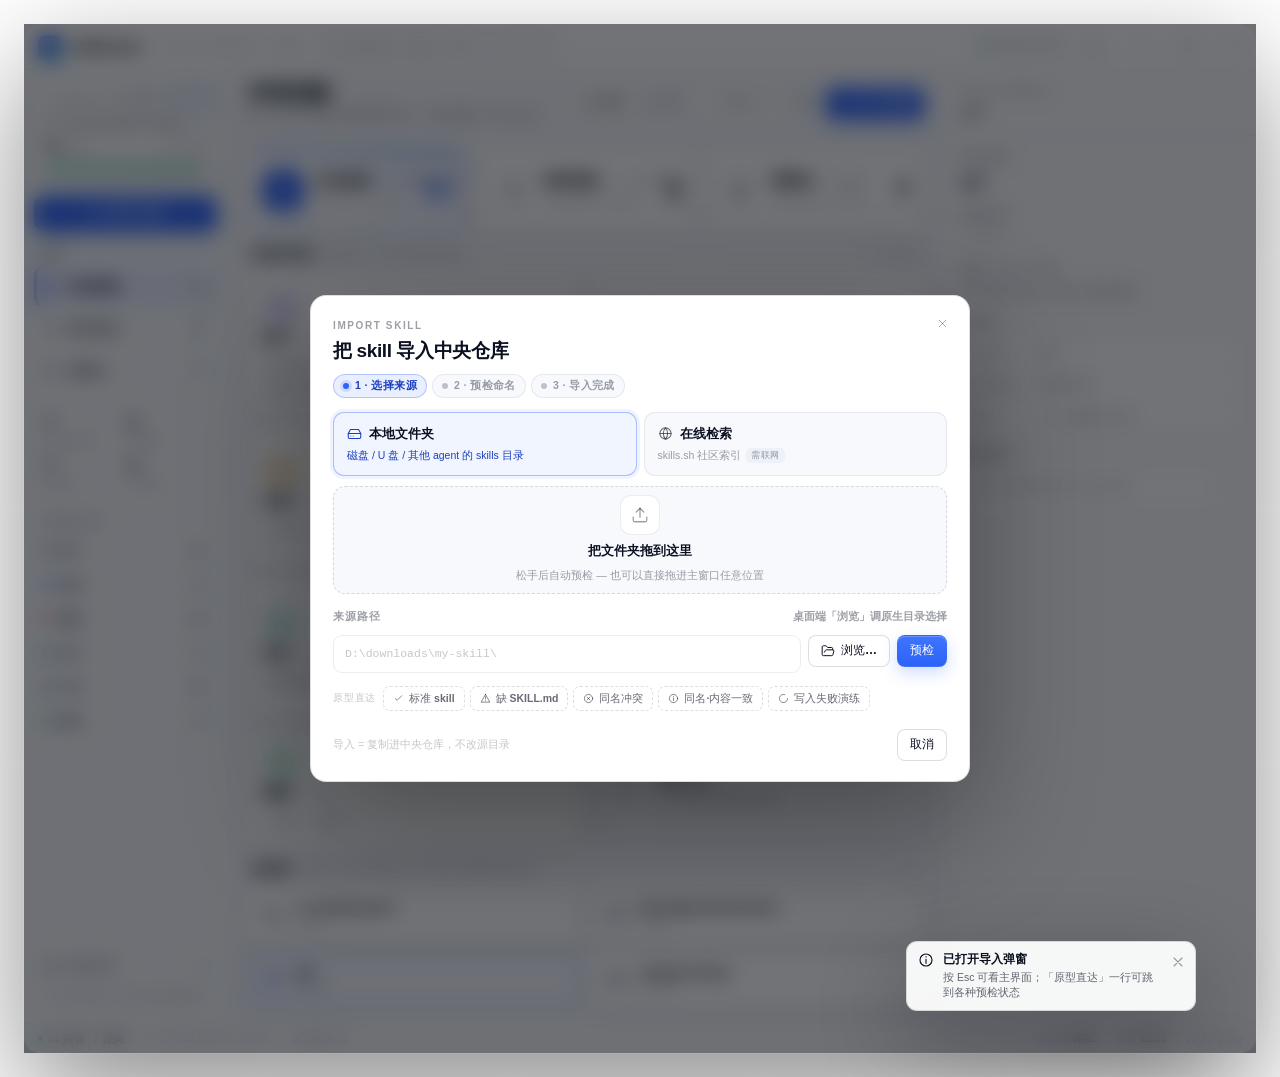
<file: ui/design-skill-import.html>
<!doctype html>
<html lang="zh-CN">
<head>
<meta charset="utf-8">
<meta name="viewport" content="width=device-width, initial-scale=1">
<title>skilllocker · 导入 skill 高仿真原型</title>
<style>
/* 仅独立打开时的舞台背景（内联 fragment 会剥掉本块） */
body { margin: 0; min-height: 100vh; display: grid; place-items: center; padding: 24px;
  background: #0a0e16 radial-gradient(900px 500px at 20% 0%, #10182a 0%, transparent 60%),
              radial-gradient(800px 460px at 90% 100%, #0d1a20 0%, transparent 55%); }
</style>
</head>
<body>
<svg id="sk-sprite" xmlns="http://www.w3.org/2000/svg" aria-hidden="true" style="position:absolute;width:0;height:0;overflow:hidden">
  <symbol id="i-layers" viewBox="0 0 24 24"><path d="m12 3 9 5-9 5-9-5 9-5Z"></path><path d="m3 12 9 5 9-5M3 16.5l9 5 9-5"></path></symbol>
  <symbol id="i-sparkle" viewBox="0 0 24 24"><path d="M12 3l1.8 5.2L19 10l-5.2 1.8L12 17l-1.8-5.2L5 10l5.2-1.8Z"></path><path d="M19 16l.8 2.2L22 19l-2.2.8L19 22l-.8-2.2L16 19l2.2-.8Z"></path></symbol>
  <symbol id="i-search" viewBox="0 0 24 24"><circle cx="11" cy="11" r="6.5"></circle><path d="m16 16 4 4"></path></symbol>
  <symbol id="i-x" viewBox="0 0 24 24"><path d="m6 6 12 12M18 6 6 18"></path></symbol>
  <symbol id="i-minus" viewBox="0 0 24 24"><path d="M5 12h14"></path></symbol>
  <symbol id="i-maximize" viewBox="0 0 24 24"><rect x="5" y="5" width="14" height="14" rx="1"></rect></symbol>
  <symbol id="i-moon" viewBox="0 0 24 24"><path d="M19 14.5A7.5 7.5 0 0 1 9.5 5a7.5 7.5 0 1 0 9.5 9.5Z"></path></symbol>
  <symbol id="i-sun" viewBox="0 0 24 24"><circle cx="12" cy="12" r="4"></circle><path d="M12 2v2M12 20v2M4.9 4.9l1.4 1.4M17.7 17.7l1.4 1.4M2 12h2M20 12h2M4.9 19.1l1.4-1.4M17.7 6.3l1.4-1.4"></path></symbol>
  <symbol id="i-chevron-right" viewBox="0 0 24 24"><path d="m9 6 6 6-6 6"></path></symbol>
  <symbol id="i-sort" viewBox="0 0 24 24"><path d="M7 4v16M4 17l3 3 3-3M14 4h6M14 10h5M14 16h3"></path></symbol>
  <symbol id="i-rows" viewBox="0 0 24 24"><rect x="4" y="5" width="16" height="6" rx="2"></rect><rect x="4" y="14" width="16" height="6" rx="2"></rect></symbol>
  <symbol id="i-grid" viewBox="0 0 24 24"><rect x="3" y="3" width="7" height="7" rx="2"></rect><rect x="14" y="3" width="7" height="7" rx="2"></rect><rect x="3" y="14" width="7" height="7" rx="2"></rect><rect x="14" y="14" width="7" height="7" rx="2"></rect></symbol>
  <symbol id="i-copy" viewBox="0 0 24 24"><rect x="8" y="8" width="12" height="12" rx="2"></rect><path d="M16 8V6a2 2 0 0 0-2-2H6a2 2 0 0 0-2 2v8a2 2 0 0 0 2 2h2"></path></symbol>
  <symbol id="i-folder" viewBox="0 0 24 24"><path d="M3 7a2 2 0 0 1 2-2h4l2 2h8a2 2 0 0 1 2 2v9a2 2 0 0 1-2 2H5a2 2 0 0 1-2-2Z"></path></symbol>
  <symbol id="i-folder-open" viewBox="0 0 24 24"><path d="M6 14l1.45-2.9A2 2 0 0 1 9.24 10H20a2 2 0 0 1 1.94 2.5l-1.55 6a2 2 0 0 1-1.94 1.5H4a2 2 0 0 1-2-2V5c0-1.1.9-2 2-2h3.93a2 2 0 0 1 1.66.9l.82 1.2a2 2 0 0 0 1.66.9H18a2 2 0 0 1 2 2v2"></path></symbol>
  <symbol id="i-folder-plus" viewBox="0 0 24 24"><path d="M3 7a2 2 0 0 1 2-2h4l2 2h8a2 2 0 0 1 2 2v9a2 2 0 0 1-2 2H5a2 2 0 0 1-2-2Z"></path><path d="M12 10v6M9 13h6"></path></symbol>
  <symbol id="i-refresh" viewBox="0 0 24 24"><path d="M20 11a8 8 0 0 0-14-4"></path><path d="M4 13a8 8 0 0 0 14 4"></path><path d="M4 4v4h4M20 20v-4h-4"></path></symbol>
  <symbol id="i-pencil" viewBox="0 0 24 24"><path d="M15.5 4.5 19.5 8.5 8 20H4v-4L15.5 4.5Z"></path></symbol>
  <symbol id="i-check" viewBox="0 0 24 24"><path d="m5 12 4 4L19 6"></path></symbol>
  <symbol id="i-alert" viewBox="0 0 24 24"><path d="M12 3 2.6 20h18.8L12 3Z"></path><path d="M12 8v5M12 16.5v.6"></path></symbol>
  <symbol id="i-trash" viewBox="0 0 24 24"><path d="M4 7h16M9 7V5h6v2M6 7l1 13h10l1-13"></path><path d="M9 11v5M15 11v5"></path></symbol>
  <symbol id="i-settings" viewBox="0 0 24 24"><path d="M4 6h16M4 12h16M4 18h16"></path><circle cx="9" cy="6" r="2"></circle><circle cx="15" cy="12" r="2"></circle><circle cx="8" cy="18" r="2"></circle></symbol>
  <symbol id="i-info" viewBox="0 0 24 24"><circle cx="12" cy="12" r="9"></circle><path d="M12 11v6M12 7v.5"></path></symbol>
  <symbol id="i-plus" viewBox="0 0 24 24"><path d="M12 5v14M5 12h14"></path></symbol>
  <symbol id="i-bot" viewBox="0 0 24 24"><rect x="4" y="8" width="16" height="11" rx="3"></rect><path d="M12 8V5M11 3.6h2M8 12v2M16 12v2M3.5 11.5v4M20.5 11.5v4"></path></symbol>
  <symbol id="i-inbox" viewBox="0 0 24 24"><path d="M22 12h-6l-2 3h-4l-2-3H2"></path><path d="M5.45 5.11 2 12v6a2 2 0 0 0 2 2h16a2 2 0 0 0 2-2v-6l-3.45-6.89A2 2 0 0 0 16.76 4H7.24a2 2 0 0 0-1.79 1.11z"></path></symbol>
  <symbol id="i-ellipsis" viewBox="0 0 24 24"><circle cx="12" cy="12" r="1"></circle><circle cx="19" cy="12" r="1"></circle><circle cx="5" cy="12" r="1"></circle></symbol>
  <symbol id="i-download" viewBox="0 0 24 24"><path d="M21 15v4a2 2 0 0 1-2 2H5a2 2 0 0 1-2-2v-4"></path><path d="m7 10 5 5 5-5"></path><path d="M12 15V3"></path></symbol>
  <symbol id="i-upload" viewBox="0 0 24 24"><path d="M21 15v4a2 2 0 0 1-2 2H5a2 2 0 0 1-2-2v-4"></path><path d="m17 8-5-5-5 5"></path><path d="M12 3v12"></path></symbol>
  <symbol id="i-globe" viewBox="0 0 24 24"><circle cx="12" cy="12" r="9"></circle><path d="M3 12h18"></path><path d="M12 3a13.5 13.5 0 0 1 0 18 13.5 13.5 0 0 1 0-18Z"></path></symbol>
  <symbol id="i-file-text" viewBox="0 0 24 24"><path d="M15 2H6a2 2 0 0 0-2 2v16a2 2 0 0 0 2 2h12a2 2 0 0 0 2-2V7Z"></path><path d="M14 2v5h5"></path><path d="M10 9H8M16 13H8M16 17H8"></path></symbol>
  <symbol id="i-hard-drive" viewBox="0 0 24 24"><path d="M22 12H2"></path><path d="M5.5 5.5h13L22 12v6a2 2 0 0 1-2 2H4a2 2 0 0 1-2-2v-6Z"></path><path d="M6 16h.01M10 16h.01"></path></symbol>
  <symbol id="i-link" viewBox="0 0 24 24"><path d="M10 13a5 5 0 0 0 7.5.5l3-3a5 5 0 0 0-7-7l-1.7 1.7"></path><path d="M14 11a5 5 0 0 0-7.5-.5l-3 3a5 5 0 0 0 7 7l1.7-1.7"></path></symbol>
  <symbol id="i-ext-link" viewBox="0 0 24 24"><path d="M15 3h6v6"></path><path d="M10 14 21 3"></path><path d="M18 13v6a2 2 0 0 1-2 2H5a2 2 0 0 1-2-2V8a2 2 0 0 1 2-2h6"></path></symbol>
  <symbol id="i-arrow-left" viewBox="0 0 24 24"><path d="m12 19-7-7 7-7"></path><path d="M19 12H5"></path></symbol>
  <symbol id="i-package" viewBox="0 0 24 24"><path d="m7.5 4.3 9 5.2"></path><path d="M21 16V8a2 2 0 0 0-1-1.7l-7-4a2 2 0 0 0-2 0l-7 4A2 2 0 0 0 3 8v8a2 2 0 0 0 1 1.7l7 4a2 2 0 0 0 2 0l7-4A2 2 0 0 0 21 16Z"></path><path d="m3.3 7 8.7 5 8.7-5"></path><path d="M12 22V12"></path></symbol>
  <symbol id="i-ok" viewBox="0 0 24 24"><circle cx="12" cy="12" r="9"></circle><path d="m8.5 12 2.5 2.5 5-5"></path></symbol>
  <symbol id="i-bad" viewBox="0 0 24 24"><circle cx="12" cy="12" r="9"></circle><path d="m15 9-6 6M9 9l6 6"></path></symbol>
  <symbol id="i-spin" viewBox="0 0 24 24"><path d="M21 12a9 9 0 1 1-6.2-8.6"></path></symbol>
  <symbol id="i-db" viewBox="0 0 24 24"><ellipse cx="12" cy="5" rx="8" ry="3"></ellipse><path d="M4 5v14c0 1.7 3.6 3 8 3s8-1.3 8-3V5"></path><path d="M4 12c0 1.7 3.6 3 8 3s8-1.3 8-3"></path></symbol>
</svg>

<!--SK-FRAGMENT-START-->
<style>
/* ============ skilllocker 导入 skill 原型 · 全部样式 #sk-app 作用域 ============ */
#sk-app {
  --font: "Segoe UI Variable Text", "Segoe UI", "Microsoft YaHei UI", "Noto Sans SC", sans-serif;
  --display: "Bahnschrift", "Segoe UI Variable Display", "Segoe UI", "Microsoft YaHei UI", sans-serif;
  --mono: "Cascadia Mono", "Consolas", "SFMono-Regular", monospace;
  --sidebar-w: 216px;
  --inspector-w: 344px;
  --titlebar-h: 46px;
  --topbar-h: 66px;
  --statusbar-h: 30px;
  --page-pad: 20px;
  --row-h: 60px;
  --bg: #f3f6fb;
  --surface: #ffffff;
  --surface-2: #f7f9fd;
  --surface-3: #edf1f8;
  --ink: #0b1020;
  --ink-2: rgba(11, 16, 32, 0.62);
  --ink-3: rgba(11, 16, 32, 0.40);
  --ink-4: rgba(11, 16, 32, 0.24);
  --line: rgba(14, 22, 40, 0.075);
  --line-strong: rgba(14, 22, 40, 0.14);
  --accent: #2e63f6;
  --accent-soft: #e9efff;
  --accent-ink: #1b3fc0;
  --success: #0e9f6e;
  --success-soft: #e7f7f0;
  --warning: #c07a09;
  --warning-soft: #fbf2e1;
  --danger: #d93a3f;
  --danger-soft: #fdeced;
  --violet: #6f56e3;
  --violet-soft: #f0edfe;
  --rose: #d2406f;
  --rose-soft: #fdecf2;
  --teal: #0a8f96;
  --teal-soft: #e6f6f6;
  --slate: #51607a;
  --slate-soft: #eef1f6;
  --shadow-1: 0 1px 2px rgba(10, 16, 30, 0.04), 0 10px 26px rgba(10, 16, 30, 0.05);
  --shadow-2: 0 2px 6px rgba(10, 16, 30, 0.06), 0 20px 44px rgba(10, 16, 30, 0.10);
  --shadow-3: 0 30px 90px rgba(4, 8, 18, 0.30);
  --ease: cubic-bezier(0.2, 0, 0, 1);
  --spring: cubic-bezier(0.34, 1.56, 0.64, 1);
  --fast: 120ms;
  --base: 180ms;
  --slow: 300ms;

  font-family: var(--font);
  font-size: 13px;
  line-height: 1.45;
  color: var(--ink);
  -webkit-font-smoothing: antialiased;
  text-rendering: optimizeLegibility;
  position: relative;
}
#sk-app.theme-dark {
  --bg: #080b12;
  --surface: #111722;
  --surface-2: #151d2a;
  --surface-3: #1d2635;
  --ink: #ffffff;
  --ink-2: rgba(255, 255, 255, 0.64);
  --ink-3: rgba(255, 255, 255, 0.42);
  --ink-4: rgba(255, 255, 255, 0.24);
  --line: rgba(255, 255, 255, 0.075);
  --line-strong: rgba(255, 255, 255, 0.15);
  --accent: #7c9dff;
  --accent-soft: rgba(78, 116, 255, 0.16);
  --accent-ink: #b9c9ff;
  --success: #3dd68c;
  --success-soft: rgba(61, 214, 140, 0.13);
  --warning: #f4b740;
  --warning-soft: rgba(244, 183, 64, 0.13);
  --danger: #ff6b6b;
  --danger-soft: rgba(255, 107, 107, 0.14);
  --violet: #a78bfa;
  --violet-soft: rgba(167, 139, 250, 0.14);
  --rose: #ff7aa6;
  --rose-soft: rgba(255, 122, 166, 0.14);
  --teal: #46d4d8;
  --teal-soft: rgba(70, 212, 216, 0.13);
  --slate: #9fb0c9;
  --slate-soft: rgba(159, 176, 201, 0.13);
  --shadow-1: 0 1px 2px rgba(0, 0, 0, 0.24), 0 10px 26px rgba(0, 0, 0, 0.28);
  --shadow-2: 0 2px 6px rgba(0, 0, 0, 0.28), 0 20px 44px rgba(0, 0, 0, 0.34);
  --shadow-3: 0 30px 90px rgba(0, 0, 0, 0.55);
}
#sk-app *, #sk-app *::before, #sk-app *::after { box-sizing: border-box; }
#sk-app button, #sk-app input, #sk-app textarea, #sk-app select { font: inherit; color: inherit; }
#sk-app [hidden] { display: none !important; }
#sk-app button { border: 0; background: none; cursor: pointer; }
#sk-app button:disabled { cursor: not-allowed; opacity: 0.45; }
#sk-app input::placeholder, #sk-app textarea::placeholder { color: var(--ink-4); }
#sk-app svg { flex: none; }
#sk-app ::selection { background: color-mix(in srgb, var(--accent) 26%, transparent); }
#sk-app :focus-visible { outline: 2px solid color-mix(in srgb, var(--accent) 55%, transparent); outline-offset: 2px; }

/* ---------- 窗口 ---------- */
#sk-app .window {
  width: min(1440px, 100%);
  min-height: 640px;
  display: flex;
  flex-direction: column;
  position: relative;
  overflow: hidden;
  border-radius: 16px;
  background: var(--bg);
  color: var(--ink);
  box-shadow: 0 0 0 1px rgba(255, 255, 255, 0.09), 0 44px 120px rgba(0, 0, 0, 0.45);
}

/* ---------- 图标 / 按钮 ---------- */
#sk-app .icon, #sk-app svg.lucide-ic { width: 16px; height: 16px; fill: none; stroke: currentColor; stroke-width: 1.7; stroke-linecap: round; stroke-linejoin: round; }
#sk-app .icon-btn { width: 30px; height: 30px; border-radius: 8px; border: 1px solid transparent; display: grid; place-items: center; color: var(--ink-2); transition: background var(--fast), color var(--fast), border-color var(--fast), transform var(--fast); }
#sk-app .icon-btn:hover { background: var(--surface-2); color: var(--ink); border-color: var(--line); }
#sk-app .icon-btn:active { transform: scale(0.95); }
#sk-app .icon-btn.is-busy { pointer-events: none; color: var(--ink-3); }
#sk-app .icon-btn.is-busy .icon { animation: sk-spin 0.9s linear infinite; }
@keyframes sk-spin { to { transform: rotate(360deg); } }
#sk-app .btn { height: 32px; padding: 0 12px; border-radius: 8px; border: 1px solid var(--line-strong); background: var(--surface); color: var(--ink); font-size: 12px; font-weight: 550; display: inline-flex; align-items: center; justify-content: center; gap: 6px; white-space: nowrap; transition: background var(--fast), border-color var(--fast), transform var(--fast); }
#sk-app .btn:hover { background: var(--surface-2); border-color: color-mix(in srgb, var(--ink) 18%, transparent); transform: translateY(-1px); }
#sk-app .btn:active { transform: translateY(0) scale(0.985); }
#sk-app .btn .icon { width: 14px; height: 14px; }
#sk-app .btn-sm { height: 28px; padding: 0 10px; font-size: 11.5px; border-radius: 7px; }
#sk-app .btn-primary { border-color: transparent; color: #fff; background: linear-gradient(180deg, #3d74ff 0%, #2e63f6 100%); box-shadow: 0 6px 16px rgba(46, 99, 246, 0.22), inset 0 1px 0 rgba(255, 255, 255, 0.22); }
#sk-app .btn-primary:hover { filter: brightness(1.05); border-color: transparent; }
#sk-app .btn-danger { border-color: transparent; color: #fff; background: linear-gradient(180deg, #e55457 0%, #d93a3f 100%); box-shadow: 0 6px 16px rgba(217, 58, 63, 0.2), inset 0 1px 0 rgba(255, 255, 255, 0.2); }
#sk-app .btn-danger:hover { filter: brightness(1.05); border-color: transparent; }
#sk-app .btn-ghost { background: transparent; border-color: transparent; color: var(--ink-2); }
#sk-app .btn-ghost:hover { background: var(--surface-2); color: var(--ink); border-color: transparent; }
#sk-app .eyebrow { font-size: 10.5px; line-height: 1; letter-spacing: 0.16em; color: var(--ink-3); font-weight: 600; text-transform: uppercase; }

/* ---------- 标题栏 ---------- */
#sk-app .titlebar { height: var(--titlebar-h); flex: 0 0 var(--titlebar-h); display: flex; align-items: center; padding-left: 14px; position: relative; z-index: 30; background: color-mix(in srgb, var(--surface) 86%, transparent); border-bottom: 1px solid var(--line); backdrop-filter: blur(20px) saturate(140%); }
#sk-app .brand { display: flex; align-items: center; gap: 9px; min-width: 0; }
#sk-app .logo { width: 24px; height: 24px; border-radius: 7px; display: grid; place-items: center; background: linear-gradient(135deg, #3d7bff 0%, #2e63f6 46%, #12c2cf 100%); box-shadow: 0 5px 12px rgba(46, 99, 246, 0.30), inset 0 1px 0 rgba(255, 255, 255, 0.42); }
#sk-app .logo .icon { width: 14px; height: 14px; color: #fff; }
#sk-app .wordmark { font-family: var(--display); font-size: 15px; font-weight: 600; letter-spacing: -0.01em; }
#sk-app .brand-divider { width: 1px; height: 16px; background: var(--line-strong); margin: 0 2px; }
#sk-app .brand-sub { font-size: 11px; letter-spacing: 0.16em; color: var(--ink-3); white-space: nowrap; }
#sk-app .gsearch { position: relative; width: 300px; height: 30px; flex: 0 0 300px; margin: 0 16px; }
#sk-app .gsearch .icon { position: absolute; left: 9px; top: 50%; width: 14px; height: 14px; transform: translateY(-50%); color: var(--ink-3); pointer-events: none; }
#sk-app .gsearch input { width: 100%; height: 100%; padding: 0 44px 0 29px; border-radius: 8px; border: 1px solid var(--line); background: var(--surface-2); color: var(--ink); font-size: 12px; outline: none; transition: border-color var(--fast), background var(--fast), box-shadow var(--fast); }
#sk-app .gsearch input:focus { border-color: color-mix(in srgb, var(--accent) 46%, transparent); background: var(--surface); box-shadow: 0 0 0 3px color-mix(in srgb, var(--accent) 12%, transparent); }
#sk-app .gsearch .kbd { position: absolute; right: 6px; top: 50%; transform: translateY(-50%); height: 19px; padding: 0 5px; border-radius: 5px; border: 1px solid var(--line); background: var(--surface); color: var(--ink-3); font-family: var(--mono); font-size: 10px; display: flex; align-items: center; pointer-events: none; }
#sk-app .title-actions { margin-left: auto; display: flex; align-items: center; gap: 3px; height: 100%; }
#sk-app .local-pill { height: 20px; padding: 0 7px; display: flex; align-items: center; gap: 5px; border-radius: 9px; border: 1px solid var(--line); background: var(--surface-2); color: var(--ink-3); font-size: 10px; letter-spacing: 0.10em; margin-right: 6px; }
#sk-app .local-pill i { width: 5px; height: 5px; border-radius: 50%; background: var(--success); box-shadow: 0 0 0 2px var(--success-soft); }
#sk-app .win-controls { display: flex; height: var(--titlebar-h); margin-left: 6px; }
#sk-app .win-btn { width: 46px; height: var(--titlebar-h); display: grid; place-items: center; color: var(--ink-2); transition: background var(--fast), color var(--fast); }
#sk-app .win-btn:hover { background: var(--surface-3); color: var(--ink); }
#sk-app .win-btn.close:hover { background: #e5484d; color: #fff; }
#sk-app .win-btn .icon { width: 12px; height: 12px; }

/* ---------- 主体 / 侧栏 ---------- */
#sk-app .app-body { flex: 1; min-height: 0; display: flex; }
#sk-app .sidebar { width: var(--sidebar-w); flex: 0 0 var(--sidebar-w); min-height: 0; display: flex; flex-direction: column; gap: 12px; padding: 12px 10px 16px; border-right: 1px solid var(--line); background: color-mix(in srgb, var(--bg) 72%, var(--surface)); position: relative; }
#sk-app .store-card { padding: 11px; border-radius: 12px; border: 1px solid var(--line); background: radial-gradient(170px 80px at 100% 0%, color-mix(in srgb, var(--accent) 10%, transparent), transparent 72%), linear-gradient(155deg, var(--surface), var(--surface-2)); box-shadow: var(--shadow-1); }
#sk-app .store-top { display: flex; align-items: center; justify-content: space-between; gap: 8px; }
#sk-app .live { display: flex; align-items: center; gap: 4px; font-size: 9.5px; letter-spacing: 0.12em; color: var(--ink-3); }
#sk-app .live i { width: 4px; height: 4px; border-radius: 50%; background: var(--success); box-shadow: 0 0 0 2px var(--success-soft); }
#sk-app .store-path { margin-top: 8px; font-family: var(--mono); font-size: 11.5px; white-space: nowrap; overflow: hidden; text-overflow: ellipsis; }
#sk-app .store-meta { display: flex; align-items: center; justify-content: space-between; margin-top: 5px; font-size: 11px; color: var(--ink-3); }
#sk-app .store-meta b { font-family: var(--display); font-size: 14px; color: var(--ink); font-weight: 600; margin-right: 2px; }
#sk-app .health-track { height: 4px; margin-top: 9px; border-radius: 2px; overflow: hidden; background: color-mix(in srgb, var(--warning) 34%, var(--surface-3)); }
#sk-app .health-track span { display: block; height: 100%; width: 96%; border-radius: 2px; background: linear-gradient(90deg, #12b981, #0e9f6e); }
#sk-app .import-cta { width: 100%; height: 36px; border-radius: 10px; border: 1px solid transparent; color: #fff; font-size: 12.5px; font-weight: 600; display: flex; align-items: center; justify-content: center; gap: 7px; background: linear-gradient(180deg, #3d74ff 0%, #2e63f6 100%); box-shadow: 0 8px 18px rgba(46, 99, 246, 0.26), inset 0 1px 0 rgba(255, 255, 255, 0.22); transition: filter var(--fast), transform var(--fast); }
#sk-app .import-cta:hover { filter: brightness(1.06); }
#sk-app .import-cta:active { transform: scale(0.985); }
#sk-app .import-cta .icon { width: 15px; height: 15px; }
#sk-app .nav-label { margin: 4px 6px 5px; font-size: 10.5px; letter-spacing: 0.15em; color: var(--ink-3); font-weight: 600; text-transform: uppercase; }
#sk-app .nav { display: flex; flex-direction: column; gap: 2px; }
#sk-app .nav-item { height: 40px; width: 100%; display: flex; align-items: center; gap: 9px; padding: 0 9px; border-radius: 9px; color: var(--ink); font-size: 12.5px; font-weight: 500; text-align: left; position: relative; transition: background var(--fast), box-shadow var(--fast), transform var(--fast); }
#sk-app .nav-item .icon { width: 15px; height: 15px; color: var(--ink-2); }
#sk-app .nav-item:hover { background: var(--surface-2); }
#sk-app .nav-item.active { background: var(--accent-soft); font-weight: 600; box-shadow: inset 3px 0 0 var(--accent); }
#sk-app .nav-item.active .icon { color: var(--accent); }
#sk-app .nav-item:active { transform: scale(0.985); }
#sk-app .nav-badge { margin-left: auto; min-width: 20px; height: 18px; padding: 0 5px; border-radius: 6px; background: var(--surface-3); color: var(--ink-2); font-family: var(--display); font-size: 11px; font-weight: 600; display: grid; place-items: center; }
#sk-app .nav-item.cat-nav { height: 32px; font-size: 12px; gap: 8px; padding: 0 9px; border-radius: 8px; }
#sk-app .nav-item.cat-nav .nav-badge { height: 17px; min-width: 18px; font-size: 10.5px; }
#sk-app .catdot { width: 7px; height: 7px; border-radius: 2px; background: var(--c, var(--ink-3)); flex: none; }
#sk-app .side-stat { margin-top: 2px; padding: 9px 10px; border-radius: 10px; border: 1px solid var(--line); background: var(--surface-2); display: grid; grid-template-columns: 1fr 1fr; gap: 8px 6px; }
#sk-app .side-stat b { display: block; font-family: var(--display); font-size: 16px; line-height: 1.1; font-weight: 600; letter-spacing: -0.02em; }
#sk-app .side-stat span { display: block; margin-top: 1px; font-size: 10px; color: var(--ink-3); white-space: nowrap; }
#sk-app .sidebar-foot { margin-top: auto; flex: none; display: flex; flex-direction: column; gap: 7px; padding-bottom: 2px; }
#sk-app .settings-btn { height: 32px; padding: 0 9px; border-radius: 8px; border: 1px solid var(--line); background: var(--surface-2); display: flex; align-items: center; gap: 7px; font-size: 12px; color: var(--ink-2); transition: background var(--fast), color var(--fast); }
#sk-app .settings-btn:hover { background: var(--surface-3); color: var(--ink); }
#sk-app .settings-btn kbd { margin-left: auto; font-family: var(--mono); font-size: 10px; color: var(--ink-3); border: 1px solid var(--line); border-radius: 4px; padding: 0 3px; }
#sk-app .version { font-size: 10.5px; color: var(--ink-3); text-align: center; letter-spacing: 0.03em; }

/* ---------- 工作区 ---------- */
#sk-app .workspace { flex: 1; min-width: 0; min-height: 0; display: flex; flex-direction: column; position: relative; }
#sk-app .topbar { height: var(--topbar-h); flex: 0 0 var(--topbar-h); display: flex; align-items: center; justify-content: space-between; gap: 16px; padding: 0 var(--page-pad); border-bottom: 1px solid var(--line); background: color-mix(in srgb, var(--bg) 86%, transparent); backdrop-filter: blur(14px); position: relative; z-index: 5; }
#sk-app .topbar-title { min-width: 0; }
#sk-app .topbar-title h1 { margin: 0; font-family: var(--display); font-size: 21px; line-height: 1.12; letter-spacing: -0.025em; font-weight: 600; white-space: nowrap; }
#sk-app .topbar-title p { margin: 3px 0 0; font-size: 11.5px; color: var(--ink-2); white-space: nowrap; overflow: hidden; text-overflow: ellipsis; }
#sk-app .topbar-actions { display: flex; align-items: center; gap: 6px; flex: none; }
#sk-app .boards-wrap { padding: 14px var(--page-pad) 0; flex: none; }
#sk-app .boards { display: grid; grid-template-columns: repeat(3, 1fr); gap: 10px; }
#sk-app .board-tab { height: 80px; border-radius: 14px; border: 1px solid var(--line); background: var(--surface); box-shadow: var(--shadow-1); display: flex; align-items: center; gap: 11px; padding: 0 14px; text-align: left; position: relative; overflow: hidden; transition: transform var(--base), box-shadow var(--base), border-color var(--base), background var(--base); }
#sk-app .board-tab::after { content: ""; position: absolute; left: 0; right: 0; top: 0; height: 2px; background: transparent; }
#sk-app .board-tab:hover { transform: translateY(-1px); box-shadow: var(--shadow-2); border-color: var(--line-strong); }
#sk-app .board-tab.active { border-color: color-mix(in srgb, var(--accent) 34%, transparent); background: radial-gradient(240px 90px at 100% 0%, color-mix(in srgb, var(--accent) 12%, transparent), transparent 72%), linear-gradient(150deg, var(--surface) 30%, color-mix(in srgb, var(--accent-soft) 70%, var(--surface)) 100%); }
#sk-app .board-tab.active::after { background: linear-gradient(90deg, var(--accent), color-mix(in srgb, #12c2cf 62%, var(--accent))); }
#sk-app .tab-icon { width: 40px; height: 40px; border-radius: 11px; display: grid; place-items: center; background: var(--surface-2); color: var(--ink-2); border: 1px solid var(--line); flex: none; }
#sk-app .tab-icon .icon { width: 18px; height: 18px; }
#sk-app .board-tab.active .tab-icon { background: var(--accent); color: #fff; border-color: transparent; box-shadow: 0 8px 18px rgba(46, 99, 246, 0.24); }
#sk-app .tab-main { min-width: 0; flex: 1; }
#sk-app .tab-title { display: flex; align-items: baseline; gap: 7px; white-space: nowrap; }
#sk-app .tab-title b { font-size: 13.5px; font-weight: 600; letter-spacing: -0.01em; }
#sk-app .tab-title em { font-family: var(--display); font-size: 11.5px; font-style: normal; color: var(--ink-3); }
#sk-app .tab-sub { display: block; margin-top: 3px; font-size: 11px; color: var(--ink-3); white-space: nowrap; overflow: hidden; text-overflow: ellipsis; }
#sk-app .tab-num { font-family: var(--display); font-size: 26px; line-height: 1; font-weight: 600; letter-spacing: -0.03em; flex: none; }
#sk-app .board-tab.active .tab-num { color: var(--accent); }
#sk-app .content { flex: 1; min-height: 0; overflow: auto; padding: 14px var(--page-pad) 16px; scrollbar-width: thin; scrollbar-color: var(--surface-3) transparent; }
#sk-app .segmented { display: inline-flex; padding: 2px; border-radius: 8px; border: 1px solid var(--line); background: var(--surface-2); gap: 1px; flex: none; }
#sk-app .segmented button { height: 26px; padding: 0 9px; border-radius: 6px; font-size: 11px; font-weight: 550; color: var(--ink-2); display: inline-flex; align-items: center; gap: 5px; transition: background var(--fast), color var(--fast), box-shadow var(--fast); }
#sk-app .segmented button .icon { width: 12px; height: 12px; }
#sk-app .segmented button:hover { color: var(--ink); }
#sk-app .segmented button.active { background: var(--surface); color: var(--ink); box-shadow: 0 1px 3px rgba(0, 0, 0, 0.10); }
#sk-app .sort-btn { height: 26px; padding: 0 8px; border-radius: 7px; border: 1px solid var(--line); background: var(--surface); color: var(--ink-2); font-size: 11px; display: inline-flex; align-items: center; gap: 4px; }
#sk-app .sort-btn:hover { background: var(--surface-2); color: var(--ink); }
#sk-app .sort-btn .icon { width: 12px; height: 12px; }

/* ---------- 面包屑 / 列表 / 卡片 ---------- */
#sk-app .crumb-bar { flex: none; display: flex; align-items: center; gap: 8px; padding: 8px 12px; margin-bottom: 10px; border-radius: 12px; border: 1px solid var(--line); background: var(--surface); box-shadow: var(--shadow-1); }
#sk-app .crumb-root { display: inline-flex; align-items: center; gap: 6px; padding: 4px 8px; border-radius: 7px; font-size: 12px; font-weight: 550; color: var(--ink-2); transition: background var(--fast), color var(--fast); }
#sk-app .crumb-root:hover { background: var(--surface-2); color: var(--ink); }
#sk-app .crumb-root .icon { width: 13px; height: 13px; }
#sk-app .crumb-sep { color: var(--ink-4); display: grid; place-items: center; }
#sk-app .crumb-sep .icon { width: 12px; height: 12px; }
#sk-app .crumb-here { display: inline-flex; align-items: center; gap: 7px; padding: 4px 9px; border-radius: 7px; background: var(--cs); color: var(--c); font-size: 12.5px; font-weight: 650; }
#sk-app .crumb-here .icon { width: 14px; height: 14px; }
#sk-app .crumb-meta { font-size: 11px; color: var(--ink-3); }
#sk-app .list-card { flex: 1; min-height: 0; border-radius: 14px; border: 1px solid var(--line); background: var(--surface); box-shadow: var(--shadow-1); display: flex; flex-direction: column; overflow: hidden; }
#sk-app .list-head, #sk-app .row { display: grid; grid-template-columns: 34px minmax(196px, 1.3fr) 168px minmax(150px, 1fr) 132px 40px; align-items: center; gap: 10px; padding: 0 14px; }
#sk-app .row.in-folder { grid-template-columns: 34px minmax(196px, 1.3fr) minmax(150px, 1fr) 132px 40px; }
#sk-app .list-head { height: 36px; flex: none; border-bottom: 1px solid var(--line); background: var(--surface-2); font-size: 10px; letter-spacing: 0.12em; color: var(--ink-3); font-weight: 600; text-transform: uppercase; }
#sk-app .list-body { flex: 1; min-height: 0; overflow: auto; max-height: 480px; scrollbar-width: thin; scrollbar-color: var(--surface-3) transparent; }
#sk-app .row { height: var(--row-h); border-bottom: 1px solid var(--line); position: relative; cursor: pointer; transition: background var(--fast); }
#sk-app .row::before { content: ""; position: absolute; left: 0; top: 0; bottom: 0; width: 2px; background: transparent; transition: background var(--fast); }
#sk-app .row:hover { background: var(--surface-2); }
#sk-app .row.is-selected { background: color-mix(in srgb, var(--accent) 6%, var(--surface)); }
#sk-app .row.is-selected::before { background: var(--accent); }
#sk-app .row-mark { width: 26px; height: 26px; border-radius: 8px; background: var(--surface-3); color: var(--ink-2); font-family: var(--display); font-size: 11px; font-weight: 600; display: grid; place-items: center; text-transform: uppercase; }
#sk-app .row-num { font-family: var(--display); font-size: 11.5px; font-variant-numeric: tabular-nums; color: var(--ink-3); }
#sk-app .row.is-selected .row-num { color: var(--accent); }
#sk-app .row-main { min-width: 0; }
#sk-app .row-name { display: block; font-size: 13px; line-height: 1.3; font-weight: 600; letter-spacing: -0.01em; white-space: nowrap; overflow: hidden; text-overflow: ellipsis; }
#sk-app .row-label { display: block; font-family: var(--mono); font-size: 9.5px; color: var(--ink-3); white-space: nowrap; overflow: hidden; text-overflow: ellipsis; margin-top: 2px; }
#sk-app .cat { height: 20px; padding: 0 6px; border-radius: 5px; font-size: 10px; font-weight: 550; display: inline-flex; align-items: center; gap: 4px; background: var(--cs); color: var(--c); white-space: nowrap; max-width: 100%; }
#sk-app .cat i { width: 4px; height: 4px; border-radius: 2px; background: var(--c); flex: none; }
#sk-app .cat.none { background: transparent; color: var(--ink-4); border: 1px dashed var(--line-strong); height: 19px; }
#sk-app .row-note { min-width: 0; font-size: 11px; line-height: 1.4; color: var(--ink-2); white-space: nowrap; overflow: hidden; text-overflow: ellipsis; }
#sk-app .row-note.is-empty { color: var(--ink-4); }
#sk-app .row-cover { display: flex; align-items: center; gap: 7px; min-width: 0; }
#sk-app .cover-bar { display: flex; align-items: center; gap: 2px; }
#sk-app .cover-seg { width: 9px; height: 7px; border-radius: 2px; background: var(--success); }
#sk-app .cover-text { font-family: var(--display); font-size: 11.5px; color: var(--ink-2); }
#sk-app .row-go { display: flex; align-items: center; justify-content: flex-end; gap: 2px; color: var(--ink-4); }
#sk-app .row-go .icon { width: 12px; height: 12px; }
#sk-app .empty { flex: 1; min-height: 220px; display: flex; flex-direction: column; align-items: center; justify-content: center; gap: 7px; padding: 30px; text-align: center; color: var(--ink-3); }
#sk-app .empty-icon { width: 44px; height: 44px; border-radius: 12px; background: var(--surface-2); border: 1px solid var(--line); display: grid; place-items: center; color: var(--ink-3); }
#sk-app .empty b { font-size: 13px; color: var(--ink); font-weight: 600; }
#sk-app .empty span { font-size: 11px; }
#sk-app .list-foot { flex: none; height: 36px; padding: 0 14px; border-top: 1px solid var(--line); display: flex; align-items: center; justify-content: space-between; font-size: 11px; color: var(--ink-3); background: var(--surface-2); }
#sk-app .list-foot .hint { display: flex; align-items: center; gap: 5px; }
#sk-app .list-foot .hint .icon { width: 12px; height: 12px; }
#sk-app .folder-scroll { flex: 1; min-height: 0; overflow: visible; }
#sk-app .folder-grid { display: grid; grid-template-columns: repeat(auto-fill, minmax(236px, 1fr)); gap: 12px; }
#sk-app .grid-sect { display: flex; align-items: baseline; gap: 8px; margin: 16px 2px 9px; }
#sk-app .grid-sect:first-child { margin-top: 2px; }
#sk-app .grid-sect b { font-family: var(--display); font-size: 13px; font-weight: 650; letter-spacing: -0.01em; }
#sk-app .grid-sect span { font-size: 11px; color: var(--ink-3); }
#sk-app .grid-sect .count-text { margin-left: auto; font-size: 11px; white-space: nowrap; }
#sk-app .folder-card { position: relative; border: 1px solid var(--line); border-radius: 14px; background: var(--surface); box-shadow: var(--shadow-1); padding: 13px 13px 12px; cursor: pointer; text-align: left; transition: border-color var(--base), box-shadow var(--base), transform var(--base); animation: rowIn 220ms var(--ease) both; }
#sk-app .folder-card:hover { transform: translateY(-2px); box-shadow: var(--shadow-2); border-color: color-mix(in srgb, var(--c) 38%, var(--line)); }
#sk-app .folder-card.ghost { border-style: dashed; border-color: var(--line-strong); background: transparent; box-shadow: none; display: flex; align-items: center; gap: 11px; min-height: 108px; color: var(--ink-2); }
#sk-app .folder-card.ghost:hover { border-color: var(--accent); color: var(--accent); transform: translateY(-2px); }
#sk-app .folder-card.ghost .fc-icon { background: var(--surface-2); color: var(--ink-3); border: 1px dashed var(--line-strong); }
#sk-app .folder-card.ghost:hover .fc-icon { color: var(--accent); border-color: color-mix(in srgb, var(--accent) 40%, transparent); background: var(--accent-soft); }
#sk-app .folder-card.ghost .fc-name { margin: 0; display: block; }
#sk-app .fc-top { display: flex; align-items: flex-start; justify-content: space-between; gap: 8px; }
#sk-app .fc-icon { width: 40px; height: 40px; border-radius: 11px; display: grid; place-items: center; background: var(--cs); color: var(--c); flex: none; }
#sk-app .fc-icon .icon { width: 20px; height: 20px; }
#sk-app .fc-name { margin-top: 10px; font-size: 13.5px; font-weight: 650; letter-spacing: -0.01em; white-space: nowrap; overflow: hidden; text-overflow: ellipsis; }
#sk-app .fc-meta { margin-top: 2px; font-size: 11px; color: var(--ink-3); }
#sk-app .fc-chips { display: flex; flex-wrap: wrap; gap: 4px; margin-top: 9px; min-height: 20px; }
#sk-app .fc-chip { max-width: 100%; height: 20px; padding: 0 6px; border-radius: 5px; background: var(--surface-2); border: 1px solid var(--line); color: var(--ink-2); font-family: var(--mono); font-size: 9.5px; line-height: 18px; white-space: nowrap; overflow: hidden; text-overflow: ellipsis; }
#sk-app .fc-chip.more { border-style: dashed; color: var(--ink-3); }
#sk-app .fc-chip.none { border-style: dashed; color: var(--ink-4); font-family: var(--font); }
#sk-app .file-card { position: relative; display: flex; align-items: center; gap: 9px; padding: 9px 11px; border: 1px solid var(--line); border-radius: 11px; background: var(--surface); box-shadow: var(--shadow-1); cursor: pointer; text-align: left; transition: border-color var(--fast), box-shadow var(--fast), transform var(--fast); animation: rowIn 220ms var(--ease) both; }
#sk-app .file-card:hover { transform: translateY(-1px); box-shadow: var(--shadow-2); border-color: var(--line-strong); }
#sk-app .file-card.is-selected { border-color: color-mix(in srgb, var(--accent) 40%, transparent); background: color-mix(in srgb, var(--accent) 5%, var(--surface)); box-shadow: 0 0 0 3px color-mix(in srgb, var(--accent) 10%, transparent); }
#sk-app .file-card.is-new { border-color: color-mix(in srgb, var(--accent) 48%, transparent); box-shadow: 0 0 0 3px color-mix(in srgb, var(--accent) 13%, transparent); }
#sk-app .file-card.is-new .fc-main em { color: var(--accent); font-style: normal; font-weight: 600; }
#sk-app .fc-mark { width: 26px; height: 26px; border-radius: 8px; background: var(--surface-3); color: var(--ink-2); font-family: var(--display); font-size: 10px; font-weight: 600; display: grid; place-items: center; text-transform: uppercase; flex: none; }
#sk-app .file-card.is-selected .fc-mark { background: var(--accent-soft); color: var(--accent); }
#sk-app .fc-main { min-width: 0; flex: 1; }
#sk-app .fc-main b { display: block; font-size: 12.5px; font-weight: 600; letter-spacing: -0.01em; white-space: nowrap; overflow: hidden; text-overflow: ellipsis; }
#sk-app .fc-main span { display: block; margin-top: 1px; font-family: var(--mono); font-size: 9.5px; color: var(--ink-3); white-space: nowrap; overflow: hidden; text-overflow: ellipsis; }

/* ---------- 检查器 ---------- */
#sk-app .inspector { width: var(--inspector-w); flex: 0 0 var(--inspector-w); min-height: 0; display: flex; flex-direction: column; border-left: 1px solid var(--line); background: color-mix(in srgb, var(--bg) 55%, var(--surface)); position: relative; }
#sk-app .ins-head { height: var(--topbar-h); flex: 0 0 var(--topbar-h); padding: 0 16px; border-bottom: 1px solid var(--line); display: flex; align-items: center; gap: 10px; }
#sk-app .ins-head-main { min-width: 0; flex: 1; }
#sk-app .ins-head h2 { margin: 3px 0 0; font-family: var(--mono); font-size: 13.5px; font-weight: 500; white-space: nowrap; overflow: hidden; text-overflow: ellipsis; }
#sk-app .ins-body { flex: 1; min-height: 0; overflow: auto; max-height: 640px; padding: 14px 16px 16px; scrollbar-width: thin; scrollbar-color: var(--surface-3) transparent; }
#sk-app .field-label { display: flex; align-items: center; justify-content: space-between; gap: 8px; margin-bottom: 6px; font-size: 10.5px; letter-spacing: 0.10em; color: var(--ink-3); font-weight: 600; text-transform: uppercase; }
#sk-app .meta-list { display: flex; flex-direction: column; border: 1px solid var(--line); border-radius: 9px; overflow: hidden; }
#sk-app .meta-row { min-height: 32px; padding: 6px 9px; display: flex; align-items: center; gap: 10px; border-top: 1px solid var(--line); background: var(--surface); font-size: 11px; }
#sk-app .meta-row:first-child { border-top: 0; }
#sk-app .meta-row span:first-child { width: 58px; flex: none; color: var(--ink-3); font-size: 10.5px; }
#sk-app .meta-row b { flex: 1; min-width: 0; font-family: var(--mono); font-size: 10.5px; font-weight: 400; color: var(--ink-2); white-space: nowrap; overflow: hidden; text-overflow: ellipsis; }
#sk-app .desc-text { font-size: 11px; line-height: 1.62; color: var(--ink-2); }
#sk-app .path-box { display: flex; align-items: center; gap: 6px; padding: 7px 8px; border-radius: 7px; border: 1px solid var(--line); background: var(--surface); font-family: var(--mono); font-size: 10px; color: var(--ink-2); }
#sk-app .path-box b { flex: 1; min-width: 0; font-weight: 400; word-break: break-all; }
#sk-app .path-box button { width: 22px; height: 22px; border-radius: 5px; display: grid; place-items: center; color: var(--ink-3); flex: none; }
#sk-app .path-box button:hover { background: var(--surface-3); color: var(--ink); }
#sk-app .path-box .icon { width: 10px; height: 10px; }
#sk-app .ins-empty { height: 100%; display: flex; flex-direction: column; align-items: center; justify-content: center; gap: 8px; text-align: center; color: var(--ink-3); padding: 30px; }
#sk-app .ins-empty .empty-icon { width: 40px; height: 40px; }
#sk-app .ins-import-hint { margin-top: 14px; padding: 11px; border-radius: 10px; border: 1px dashed color-mix(in srgb, var(--accent) 34%, transparent); background: color-mix(in srgb, var(--accent-soft) 55%, transparent); font-size: 11px; line-height: 1.55; color: var(--ink-2); }
#sk-app .ins-import-hint b { color: var(--accent-ink); }

/* ---------- 状态栏 ---------- */
#sk-app .statusbar { height: var(--statusbar-h); flex: 0 0 var(--statusbar-h); padding: 0 14px; display: flex; align-items: center; gap: 10px; border-top: 1px solid var(--line); background: color-mix(in srgb, var(--bg) 70%, var(--surface)); font-size: 10.5px; color: var(--ink-3); position: relative; z-index: 10; }
#sk-app .status-health { display: flex; align-items: center; gap: 5px; color: var(--ink-2); }
#sk-app .status-health i { width: 5px; height: 5px; border-radius: 50%; background: var(--success); }
#sk-app .status-sep { width: 1px; height: 12px; background: var(--line); }
#sk-app .status-path { font-family: var(--mono); font-size: 10.5px; white-space: nowrap; overflow: hidden; text-overflow: ellipsis; max-width: 320px; }
#sk-app .status-right { margin-left: auto; display: flex; align-items: center; gap: 9px; }
#sk-app .status-right b { font-family: var(--display); font-weight: 600; color: var(--ink-2); }

/* ---------- 弹窗 / Toast / 遮罩 ---------- */
#sk-app .overlay { position: absolute; inset: 0; z-index: 100; display: grid; place-items: center; padding: 28px; background: rgba(4, 7, 12, 0.56); backdrop-filter: blur(10px); animation: sk-fadeIn 140ms var(--ease) both; }
#sk-app .modal { width: 460px; max-width: calc(100% - 20px); max-height: calc(100% - 40px); overflow: auto; border-radius: 16px; border: 1px solid var(--line-strong); background: var(--surface); box-shadow: 0 40px 120px rgba(0, 0, 0, 0.35); animation: sk-modalIn 240ms var(--spring) both; position: relative; scrollbar-width: thin; scrollbar-color: var(--surface-3) transparent; }
#sk-app .modal-head { padding: 20px 22px 0; }
#sk-app .modal-eyebrow { font-size: 10px; letter-spacing: 0.16em; color: var(--ink-3); font-weight: 600; }
#sk-app .modal-head h2 { margin: 5px 0 0; font-family: var(--display); font-size: 19px; line-height: 1.15; letter-spacing: -0.02em; font-weight: 600; padding-right: 28px; }
#sk-app .modal-close { position: absolute; top: 14px; right: 14px; width: 26px; height: 26px; border-radius: 7px; display: grid; place-items: center; color: var(--ink-3); }
#sk-app .modal-close:hover { background: var(--surface-2); color: var(--ink); }
#sk-app .modal-close .icon { width: 13px; height: 13px; }
#sk-app .modal-body { padding: 14px 22px 4px; font-size: 12px; line-height: 1.62; color: var(--ink-2); }
#sk-app .modal-body p { margin: 0 0 9px; }
#sk-app .modal-body b { color: var(--ink); }
#sk-app .modal-foot { padding: 14px 22px 20px; display: flex; align-items: center; justify-content: flex-end; gap: 8px; }
#sk-app .foot-note { margin-right: auto; font-size: 10.5px; color: var(--ink-4); }
#sk-app .toasts { position: absolute; right: 20px; bottom: 42px; z-index: 200; display: flex; flex-direction: column; gap: 8px; pointer-events: none; }
#sk-app .toast { width: 330px; max-width: calc(100% - 40px); min-height: 50px; padding: 10px 11px; border-radius: 11px; border: 1px solid var(--line-strong); background: color-mix(in srgb, var(--surface) 94%, transparent); box-shadow: var(--shadow-3); backdrop-filter: blur(18px); display: flex; align-items: flex-start; gap: 9px; pointer-events: auto; animation: sk-toastIn 280ms var(--spring) both; }
#sk-app .toast.out { animation: sk-toastOut 180ms var(--ease) both; }
#sk-app .toast-icon { width: 24px; height: 24px; border-radius: 7px; display: grid; place-items: center; flex: none; background: var(--success-soft); color: var(--success); }
#sk-app .toast-icon.warn { background: var(--warning-soft); color: var(--warning); }
#sk-app .toast-icon.bad { background: var(--danger-soft); color: var(--danger); }
#sk-app .toast-icon.info { background: var(--accent-soft); color: var(--accent); }
#sk-app .toast-icon .icon { width: 13px; height: 13px; }
#sk-app .toast-main { flex: 1; min-width: 0; }
#sk-app .toast-main b { display: block; font-size: 12px; font-weight: 600; line-height: 1.3; }
#sk-app .toast-main span { display: block; margin-top: 2px; font-size: 10.5px; line-height: 1.45; color: var(--ink-2); word-break: break-word; }

/* ---------- 导入弹窗专属 ---------- */
#sk-app .imp-modal { width: 660px; }
#sk-app .imp-steps { display: flex; gap: 5px; margin-top: 12px; flex-wrap: wrap; }
#sk-app .imp-stp { display: inline-flex; align-items: center; gap: 6px; height: 24px; padding: 0 9px; border-radius: 12px; font-size: 10.5px; font-weight: 600; letter-spacing: 0.04em; color: var(--ink-3); background: var(--surface-2); border: 1px solid var(--line); }
#sk-app .imp-stp i { width: 6px; height: 6px; border-radius: 50%; background: var(--ink-4); flex: none; }
#sk-app .imp-stp.cur { color: var(--accent-ink); background: var(--accent-soft); border-color: color-mix(in srgb, var(--accent) 30%, transparent); }
#sk-app .imp-stp.cur i { background: var(--accent); box-shadow: 0 0 0 3px color-mix(in srgb, var(--accent) 16%, transparent); }
#sk-app .imp-stp.done { color: var(--success); background: var(--success-soft); border-color: transparent; }
#sk-app .imp-stp.done i { background: var(--success); }
#sk-app .src-tabs { display: grid; grid-template-columns: 1fr 1fr; gap: 7px; }
#sk-app .src-tab { min-height: 64px; border-radius: 11px; border: 1px solid var(--line); background: var(--surface-2); display: flex; flex-direction: column; align-items: flex-start; justify-content: center; gap: 3px; padding: 9px 13px; text-align: left; transition: border-color var(--fast), background var(--fast), box-shadow var(--fast); }
#sk-app .src-tab .st-top { display: flex; align-items: center; gap: 7px; font-size: 12.5px; font-weight: 600; color: var(--ink); }
#sk-app .src-tab .st-top .icon { width: 15px; height: 15px; color: var(--ink-2); }
#sk-app .src-tab .st-sub { font-size: 10.5px; color: var(--ink-3); display: flex; align-items: center; gap: 5px; }
#sk-app .src-tab .st-sub .mini-badge { height: 15px; padding: 0 5px; border-radius: 5px; background: var(--surface-3); font-size: 9px; letter-spacing: 0.06em; display: inline-flex; align-items: center; }
#sk-app .src-tab.on { border-color: color-mix(in srgb, var(--accent) 36%, transparent); background: color-mix(in srgb, var(--accent-soft) 64%, var(--surface)); box-shadow: 0 0 0 3px color-mix(in srgb, var(--accent) 8%, transparent); }
#sk-app .src-tab.on .st-top .icon, #sk-app .src-tab.on .st-sub { color: var(--accent-ink); }
#sk-app .dz { margin-top: 10px; height: 108px; border-radius: 12px; border: 1.6px dashed var(--line-strong); background: var(--surface-2); display: flex; flex-direction: column; align-items: center; justify-content: center; gap: 6px; text-align: center; cursor: pointer; transition: border-color var(--fast), background var(--fast); }
#sk-app .dz:hover { border-color: color-mix(in srgb, var(--accent) 44%, transparent); }
#sk-app .dz.hot { border-color: var(--accent); background: color-mix(in srgb, var(--accent-soft) 72%, var(--surface)); }
#sk-app .dz .dz-ic { width: 40px; height: 40px; border-radius: 11px; background: var(--surface); border: 1px solid var(--line); display: grid; place-items: center; color: var(--ink-3); }
#sk-app .dz.hot .dz-ic { color: var(--accent); border-color: color-mix(in srgb, var(--accent) 40%, transparent); }
#sk-app .dz b { font-size: 12.5px; font-weight: 600; color: var(--ink); }
#sk-app .dz span { font-size: 10.5px; color: var(--ink-3); }
#sk-app .dz .icon { width: 18px; height: 18px; }
#sk-app .path-row { display: flex; gap: 7px; margin-top: 10px; }
#sk-app .path-input { flex: 1; min-width: 0; height: 38px; padding: 0 11px; border-radius: 9px; border: 1px solid var(--line); background: var(--surface); font-family: var(--mono); font-size: 11.5px; color: var(--ink); outline: none; transition: border-color var(--fast), box-shadow var(--fast); }
#sk-app .path-input:focus { border-color: color-mix(in srgb, var(--accent) 46%, transparent); box-shadow: 0 0 0 3px color-mix(in srgb, var(--accent) 11%, transparent); }
#sk-app .imp-label { display: flex; align-items: center; justify-content: space-between; gap: 8px; margin: 14px 0 6px; font-size: 10.5px; letter-spacing: 0.10em; color: var(--ink-3); font-weight: 600; text-transform: uppercase; }
#sk-app .demo-strip { display: flex; flex-wrap: wrap; gap: 5px; align-items: center; margin-top: 13px; }
#sk-app .demo-strip .demo-cap { font-size: 10px; letter-spacing: 0.08em; color: var(--ink-4); margin-right: 2px; }
#sk-app .demo-chip { height: 25px; padding: 0 9px; border-radius: 7px; border: 1px dashed var(--line-strong); background: transparent; color: var(--ink-2); font-size: 10.5px; font-weight: 550; display: inline-flex; gap: 5px; align-items: center; transition: color var(--fast), border-color var(--fast), background var(--fast); }
#sk-app .demo-chip .icon { width: 11px; height: 11px; }
#sk-app .demo-chip:hover { border-color: color-mix(in srgb, var(--accent) 52%, transparent); color: var(--accent-ink); background: var(--accent-soft); }
#sk-app .sr-list { display: flex; flex-direction: column; border: 1px solid var(--line); border-radius: 11px; overflow: hidden; margin-top: 10px; }
#sk-app .sr-row { display: flex; align-items: center; gap: 10px; padding: 9px 11px; border-top: 1px solid var(--line); background: var(--surface); }
#sk-app .sr-row:first-child { border-top: 0; }
#sk-app .sr-main { min-width: 0; flex: 1; }
#sk-app .sr-main b { display: block; font-family: var(--mono); font-size: 12px; font-weight: 600; white-space: nowrap; overflow: hidden; text-overflow: ellipsis; }
#sk-app .sr-main span { display: block; margin-top: 1px; font-size: 10px; color: var(--ink-3); white-space: nowrap; overflow: hidden; text-overflow: ellipsis; }
#sk-app .sr-inst { flex: none; font-family: var(--display); font-size: 11px; color: var(--ink-2); display: flex; align-items: center; gap: 4px; }
#sk-app .sr-inst .icon { width: 11px; height: 11px; color: var(--warning); }
#sk-app .rep { border: 1px solid var(--line); border-radius: 11px; overflow: hidden; margin-top: 10px; background: var(--surface); }
#sk-app .rep-row { min-height: 34px; padding: 7px 11px; display: flex; align-items: flex-start; gap: 12px; border-top: 1px solid var(--line); font-size: 11.5px; }
#sk-app .rep-row:first-child { border-top: 0; }
#sk-app .rep-row > span:first-child { width: 66px; flex: none; color: var(--ink-3); font-size: 10.5px; padding-top: 1px; }
#sk-app .rep-row > div { flex: 1; min-width: 0; color: var(--ink); }
#sk-app .rep-row .r-mono { font-family: var(--mono); font-size: 11px; }
#sk-app .rep-row .r-desc { font-size: 11px; line-height: 1.55; color: var(--ink-2); }
#sk-app .rep-chips { display: flex; flex-wrap: wrap; gap: 4px; }
#sk-app .note-bar { display: flex; gap: 8px; padding: 9px 11px; border-radius: 9px; font-size: 11px; line-height: 1.55; margin-top: 10px; align-items: flex-start; }
#sk-app .note-bar .icon { width: 14px; height: 14px; flex: none; margin-top: 2px; }
#sk-app .note-bar b { font-weight: 600; }
#sk-app .note-bar span { color: var(--ink-2); }
#sk-app .note-bar.warn { background: var(--warning-soft); }
#sk-app .note-bar.warn .icon, #sk-app .note-bar.warn b { color: var(--warning); }
#sk-app .note-bar.info { background: var(--accent-soft); }
#sk-app .note-bar.info .icon, #sk-app .note-bar.info b { color: var(--accent-ink); }
#sk-app .name-wrap .imp-input { width: 100%; height: 40px; padding: 0 11px; border-radius: 9px; border: 1px solid var(--line); background: var(--surface); font-size: 14px; font-weight: 600; letter-spacing: -0.01em; font-family: var(--mono); color: var(--ink); outline: none; transition: border-color var(--fast), box-shadow var(--fast); }
#sk-app .name-wrap .imp-input:focus { border-color: color-mix(in srgb, var(--accent) 46%, transparent); box-shadow: 0 0 0 3px color-mix(in srgb, var(--accent) 11%, transparent); }
#sk-app .name-wrap .imp-input.err { border-color: color-mix(in srgb, var(--danger) 52%, transparent); box-shadow: 0 0 0 3px color-mix(in srgb, var(--danger) 10%, transparent); }
#sk-app .field-err { display: flex; align-items: center; gap: 5px; margin-top: 5px; font-size: 10.5px; color: var(--danger); }
#sk-app .field-err .icon { width: 11px; height: 11px; }
#sk-app .field-help { margin-top: 5px; font-size: 10.5px; line-height: 1.45; color: var(--ink-3); }
#sk-app .panel { border-radius: 10px; padding: 10px 11px; margin-top: 10px; }
#sk-app .panel.danger { border: 1px solid color-mix(in srgb, var(--danger) 26%, transparent); background: color-mix(in srgb, var(--danger-soft) 62%, var(--surface)); }
#sk-app .panel.same { border: 1px solid color-mix(in srgb, var(--success) 26%, transparent); background: color-mix(in srgb, var(--success-soft) 62%, var(--surface)); }
#sk-app .panel-t { display: flex; align-items: center; gap: 7px; font-size: 12px; font-weight: 600; color: var(--ink); }
#sk-app .panel-t .icon { width: 14px; height: 14px; }
#sk-app .panel.danger .panel-t .icon { color: var(--danger); }
#sk-app .panel.same .panel-t .icon { color: var(--success); }
#sk-app .panel p { margin: 4px 0 0; font-size: 11px; line-height: 1.55; color: var(--ink-2); }
#sk-app .panel p b { color: var(--ink); }
#sk-app .sug-chips { display: flex; flex-wrap: wrap; gap: 5px; margin-top: 8px; }
#sk-app .sug-chip { height: 25px; padding: 0 9px; border-radius: 6px; border: 1px solid var(--line-strong); background: var(--surface); font-family: var(--mono); font-size: 10.5px; color: var(--ink-2); transition: border-color var(--fast), color var(--fast); }
#sk-app .sug-chip:hover { border-color: color-mix(in srgb, var(--accent) 52%, transparent); color: var(--accent-ink); background: var(--accent-soft); }
#sk-app .panel.same .btn { margin-top: 8px; }
#sk-app .dest-box { display: flex; align-items: center; gap: 7px; padding: 8px 10px; border-radius: 8px; border: 1px solid var(--line); background: var(--surface-2); font-family: var(--mono); font-size: 10.5px; color: var(--ink-2); margin-top: 10px; }
#sk-app .dest-box .icon { width: 13px; height: 13px; color: var(--ink-3); }
#sk-app .dest-box b { font-weight: 600; color: var(--ink); word-break: break-all; }
#sk-app .fold-picker { display: flex; flex-wrap: wrap; gap: 4px; }
#sk-app .fold-chip { height: 26px; padding: 0 8px; border-radius: 6px; border: 1px solid var(--line); background: var(--surface); color: var(--ink-2); font-size: 11px; display: inline-flex; align-items: center; gap: 5px; transition: background var(--fast), border-color var(--fast), color var(--fast); }
#sk-app .fold-chip .catdot { width: 7px; height: 7px; }
#sk-app .fold-chip:hover { border-color: var(--line-strong); color: var(--ink); }
#sk-app .fold-chip.on { background: var(--cs, var(--surface-2)); border-color: color-mix(in srgb, var(--c, var(--ink)) 30%, transparent); color: var(--c, var(--ink)); font-weight: 600; }
#sk-app .fold-chip.dashed { border-style: dashed; color: var(--ink-3); }
#sk-app .flow-hint { display: flex; align-items: center; flex-wrap: wrap; gap: 6px; margin-top: 13px; font-size: 10.5px; color: var(--ink-3); }
#sk-app .flow-hint b { color: var(--ink-2); font-weight: 600; }
#sk-app .flow-hint .icon { width: 11px; height: 11px; color: var(--ink-4); }
#sk-app .run-steps { display: flex; flex-direction: column; gap: 6px; margin-top: 4px; }
#sk-app .run-step { display: flex; align-items: center; gap: 10px; min-height: 42px; padding: 0 12px; border-radius: 10px; border: 1px solid var(--line); background: var(--surface); font-size: 12.5px; font-weight: 550; color: var(--ink-3); transition: border-color var(--base), background var(--base); }
#sk-app .run-step small { margin-left: auto; font-size: 10px; font-family: var(--mono); color: var(--ink-4); font-weight: 400; }
#sk-app .run-ic { width: 24px; height: 24px; border-radius: 8px; display: grid; place-items: center; background: var(--surface-3); color: var(--ink-3); flex: none; }
#sk-app .run-ic .icon { width: 13px; height: 13px; }
#sk-app .run-step.doing { border-color: color-mix(in srgb, var(--accent) 34%, transparent); color: var(--ink); background: color-mix(in srgb, var(--accent-soft) 40%, var(--surface)); }
#sk-app .run-step.doing .run-ic { background: var(--accent-soft); color: var(--accent); }
#sk-app .run-step.doing .run-ic .icon { animation: sk-spin 0.9s linear infinite; }
#sk-app .run-step.ok { color: var(--ink); }
#sk-app .run-step.ok .run-ic { background: var(--success-soft); color: var(--success); }
#sk-app .imp-prog { height: 4px; border-radius: 2px; background: var(--surface-3); overflow: hidden; margin-top: 14px; }
#sk-app .imp-prog i { display: block; width: 0; height: 100%; border-radius: 2px; background: linear-gradient(90deg, var(--accent), #12c2cf); transition: width 0.55s var(--ease); }
#sk-app .hero { display: flex; flex-direction: column; align-items: center; text-align: center; padding: 14px 0 4px; gap: 4px; }
#sk-app .hero-ic { width: 54px; height: 54px; border-radius: 17px; display: grid; place-items: center; margin-bottom: 6px; }
#sk-app .hero-ic .icon { width: 26px; height: 26px; }
#sk-app .hero.ok .hero-ic { background: var(--success-soft); color: var(--success); box-shadow: 0 0 0 8px color-mix(in srgb, var(--success) 7%, transparent); }
#sk-app .hero.bad .hero-ic { background: var(--danger-soft); color: var(--danger); box-shadow: 0 0 0 8px color-mix(in srgb, var(--danger) 7%, transparent); }
#sk-app .hero h3 { margin: 0; font-family: var(--mono); font-size: 16px; font-weight: 600; letter-spacing: -0.01em; color: var(--ink); word-break: break-all; }
#sk-app .hero span { font-size: 11.5px; color: var(--ink-2); }
#sk-app .cta-row { display: flex; gap: 8px; margin-top: 14px; }
#sk-app .cta-row .btn { flex: 1; height: 36px; }
#sk-app .drop-ov { position: absolute; inset: 0; z-index: 96; display: grid; place-items: center; background: color-mix(in srgb, var(--accent) 9%, rgba(4, 7, 12, 0.42)); backdrop-filter: blur(6px); animation: sk-fadeIn 120ms var(--ease) both; }
#sk-app .drop-card { pointer-events: none; border: 2px dashed var(--accent); border-radius: 18px; background: color-mix(in srgb, var(--surface) 93%, transparent); padding: 30px 46px; text-align: center; box-shadow: var(--shadow-3); }
#sk-app .drop-card .dz-ic { width: 46px; height: 46px; border-radius: 13px; margin: 0 auto 8px; background: var(--accent-soft); color: var(--accent); display: grid; place-items: center; }
#sk-app .drop-card .dz-ic .icon { width: 22px; height: 22px; }
#sk-app .drop-card b { display: block; font-size: 14px; font-weight: 650; color: var(--ink); }
#sk-app .drop-card span { display: block; margin-top: 3px; font-size: 11px; color: var(--ink-2); }
#sk-app .src-row-line { display: flex; align-items: center; gap: 8px; min-width: 0; }
#sk-app .src-row-line .icon { width: 15px; height: 15px; color: var(--ink-2); flex: none; }
#sk-app .src-row-line code { flex: 1; min-width: 0; font-family: var(--mono); font-size: 10.5px; color: var(--ink-2); white-space: nowrap; overflow: hidden; text-overflow: ellipsis; direction: rtl; text-align: left; }
#sk-app .res-pill { display: inline-flex; align-items: center; gap: 4px; height: 20px; padding: 0 7px; border-radius: 6px; background: var(--accent-soft); color: var(--accent-ink); font-size: 9.5px; font-weight: 600; flex: none; }
#sk-app .res-pill .icon { width: 10px; height: 10px; }

@keyframes sk-fadeIn { from { opacity: 0; } to { opacity: 1; } }
@keyframes sk-modalIn { from { opacity: 0; transform: translateY(10px) scale(0.98); } to { opacity: 1; transform: translateY(0) scale(1); } }
@keyframes sk-toastIn { from { opacity: 0; transform: translateX(18px) scale(0.97); } to { opacity: 1; transform: translateX(0) scale(1); } }
@keyframes sk-toastOut { from { opacity: 1; } to { opacity: 0; transform: translateX(18px); } }
@keyframes rowIn { from { opacity: 0; transform: translateY(3px); } to { opacity: 1; transform: translateY(0); } }
@media (prefers-reduced-motion: reduce) { #sk-app *, #sk-app *::before, #sk-app *::after { animation-duration: 0.001ms !important; animation-iteration-count: 1 !important; transition-duration: 0.001ms !important; } }
@media (max-width: 1340px) { #sk-app { --inspector-w: 312px; --sidebar-w: 204px; } #sk-app .gsearch { width: 240px; flex-basis: 240px; } }
@media (max-width: 1200px) { #sk-app { --inspector-w: 292px; --sidebar-w: 192px; } #sk-app .brand-sub { display: none; } #sk-app .board-tab { height: 76px; } #sk-app .tab-sub, #sk-app .tab-title em { display: none; } #sk-app .tab-num { font-size: 22px; } }
@media (max-width: 1060px) { #sk-app .inspector { display: none; } }
@media (max-width: 860px) { #sk-app .sidebar { display: none; } #sk-app .boards { grid-template-columns: 1fr; } #sk-app .board-tab { height: 60px; } }
</style>

<div id="sk-app">
  <div class="window">
    <header class="titlebar">
      <div class="brand">
        <div class="logo" aria-hidden="true"><span data-sk-icon="layers"></span></div>
        <span class="wordmark">skilllocker</span>
        <span class="brand-divider"></span>
        <span class="brand-sub">SKILL IMPORT · 原型</span>
      </div>
      <div class="gsearch">
        <span data-sk-icon="search"></span>
        <input id="gsearch" type="text" placeholder="搜索名称、描述、分类" autocomplete="off" spellcheck="false" aria-label="搜索 skill">
        <span class="kbd">Ctrl K</span>
      </div>
      <div class="title-actions">
        <span class="local-pill"><i></i>PROTOTYPE</span>
        <button class="icon-btn" id="theme-toggle" title="切换深色模式" aria-label="切换深色模式"><span data-sk-icon="moon"></span></button>
        <div class="win-controls">
          <button class="win-btn" title="最小化" aria-label="最小化"><span data-sk-icon="minus"></span></button>
          <button class="win-btn" title="最大化" aria-label="最大化"><span data-sk-icon="maximize"></span></button>
          <button class="win-btn close" title="关闭" aria-label="关闭"><span data-sk-icon="x"></span></button>
        </div>
      </div>
    </header>

    <div class="app-body">
      <aside class="sidebar">
        <div class="store-card">
          <div class="store-top">
            <span class="eyebrow">Central Store</span>
            <span class="live"><i></i>LIVE</span>
          </div>
          <div class="store-path" title="D:\skilllocker\store">D:\skilllocker\store</div>
          <div class="store-meta">
            <span><b id="store-count">51</b> skills</span>
            <span>54.4 MB</span>
          </div>
          <div class="health-track"><span></span></div>
        </div>

        <button class="import-cta" id="btn-import-side" title="把外部 skill 收入中央仓库（Ctrl I）">
          <span data-sk-icon="download"></span>导入 Skill
        </button>

        <div>
          <div class="nav-label">看板</div>
          <nav class="nav" aria-label="看板切换">
            <button class="nav-item active" data-board="shared">
              <span data-sk-icon="layers"></span><span>共有技能</span>
              <span class="nav-badge" id="nav-shared">51</span>
            </button>
            <button class="nav-item" data-board="unique">
              <span data-sk-icon="sparkle"></span><span>独有技能</span>
              <span class="nav-badge">2</span>
            </button>
            <button class="nav-item" data-board="agents">
              <span data-sk-icon="bot"></span><span>智能体</span>
              <span class="nav-badge">7</span>
            </button>
          </nav>
        </div>

        <div class="side-stat" aria-label="库概览">
          <div><b id="stat-folders">7</b><span>分类文件夹</span></div>
          <div><b id="stat-edited">0</b><span>已编辑</span></div>
          <div><b id="stat-agents">7</b><span>agents</span></div>
          <div><b id="stat-unfiled">12</b><span>未归档</span></div>
        </div>

        <div>
          <div class="nav-label">分类文件夹</div>
          <nav class="nav" id="side-folders" aria-label="分类文件夹导航"></nav>
        </div>

        <div class="sidebar-foot">
          <button class="settings-btn" id="btn-about">
            <span data-sk-icon="settings"></span>
            <span>原型说明</span>
            <kbd>i</kbd>
          </button>
          <div class="version">v0.3.0-proto · 导入 skill 设计稿</div>
        </div>
      </aside>

      <main class="workspace">
        <header class="topbar">
          <div class="topbar-title">
            <h1 id="page-title">共有技能</h1>
            <p id="page-sub">51 个 skill · 拖入文件夹即可导入，或点右侧「导入 Skill」</p>
          </div>
          <div class="topbar-actions">
            <div class="segmented" id="view-seg" role="group" aria-label="视图切换">
              <button data-view-mode="grid" class="active" title="卡片网格视图"><span data-sk-icon="grid"></span>网格</button>
              <button data-view-mode="list" title="列表视图"><span data-sk-icon="rows"></span>列表</button>
            </div>
            <button class="sort-btn" id="sort-btn" title="切换排序">
              <span data-sk-icon="sort"></span>
              <span id="sort-label">名称 A→Z</span>
            </button>
            <button class="icon-btn" id="refresh-btn" title="刷新" aria-label="刷新">
              <span data-sk-icon="refresh"></span>
            </button>
            <button class="btn btn-primary" id="btn-import-top"><span data-sk-icon="download"></span>导入 Skill</button>
          </div>
        </header>

        <div class="boards-wrap">
          <div class="boards" role="tablist" aria-label="技能看板">
            <button class="board-tab active" data-board="shared" role="tab" aria-selected="true">
              <span class="tab-icon"><span data-sk-icon="layers"></span></span>
              <span class="tab-main">
                <span class="tab-title"><b>共有技能</b><em id="tab-shared-em">7 个分类文件夹</em></span>
                <span class="tab-sub">中央仓库 · junction 分发到全部已连接 agent</span>
              </span>
              <span class="tab-num" id="tab-shared-num">51</span>
            </button>
            <button class="board-tab" data-board="unique" role="tab" aria-selected="false">
              <span class="tab-icon"><span data-sk-icon="sparkle"></span></span>
              <span class="tab-main">
                <span class="tab-title"><b>独有技能</b><em>1 + 1 同名覆盖</em></span>
                <span class="tab-sub">只存在于某个 agent · 可从这里「收编」入仓库</span>
              </span>
              <span class="tab-num">2</span>
            </button>
            <button class="board-tab" data-board="agents" role="tab" aria-selected="false">
              <span class="tab-icon"><span data-sk-icon="bot"></span></span>
              <span class="tab-main">
                <span class="tab-title"><b>智能体</b><em>7 已连接</em></span>
                <span class="tab-sub">本机 agent 与 skills 目录的链接开关</span>
              </span>
              <span class="tab-num">7</span>
            </button>
          </div>
        </div>

        <div class="content" id="content"></div>
      </main>

      <aside class="inspector" aria-label="Skill 详情面板">
        <div class="ins-head">
          <div class="ins-head-main">
            <span class="eyebrow">Skill Detail</span>
            <h2 id="ins-raw-name">—</h2>
          </div>
        </div>
        <div class="ins-body" id="ins-body"></div>
      </aside>
    </div>

    <footer class="statusbar">
      <span class="status-health"><i></i><b id="sb-health">51 共有 · 7 分类</b></span>
      <span class="status-sep"></span>
      <span class="status-path">D:\skilllocker\store</span>
      <span class="status-sep"></span>
      <span>未归档 <b id="sb-unfiled">0</b> 条</span>
      <div class="status-right">
        <span>SQLite <b>WAL</b></span>
        <span class="status-sep"></span>
        <span>扫描 <b>22:16</b></span>
        <span class="status-sep"></span>
        <span>v0.3.0-proto</span>
      </div>
    </footer>
  </div>

  <div id="sk-modal-root"></div>
  <div class="toasts" id="sk-toasts" aria-live="polite"></div>
</div>

<script>
(function () {
  'use strict';
  var root = document.getElementById('sk-app');
  var mroot = document.getElementById('sk-modal-root');
  var SPRITE = !!document.getElementById('sk-sprite');
  var LUCIDE = { layers: 'layers', sparkle: 'sparkle', search: 'search', x: 'x', minus: 'minus', maximize: 'square',
    moon: 'moon', sun: 'sun', 'chevron-right': 'chevron-right', sort: 'arrow-up-down', rows: 'rows-2', grid: 'layout-grid',
    copy: 'copy', folder: 'folder', 'folder-open': 'folder-open', 'folder-plus': 'folder-plus', refresh: 'refresh-cw',
    pencil: 'pencil', check: 'check', alert: 'triangle-alert', trash: 'trash-2', settings: 'settings-2', info: 'info',
    plus: 'plus', bot: 'bot', inbox: 'inbox', ellipsis: 'ellipsis', download: 'download', upload: 'upload',
    globe: 'globe', 'file-text': 'file-text', 'hard-drive': 'hard-drive', link: 'link', 'ext-link': 'external-link',
    'arrow-left': 'arrow-left', package: 'package', ok: 'circle-check', bad: 'circle-x', spin: 'loader-circle', db: 'database' };

  function icon(id, cls) {
    if (SPRITE) return '<svg class="icon ' + (cls || '') + '" aria-hidden="true"><use href="#i-' + id + '"></use></svg>';
    return '<i class="lucide-ic ' + (cls || '') + '" data-lucide="' + (LUCIDE[id] || id) + '" aria-hidden="true"></i>';
  }
  function mountIcons() {
    root.querySelectorAll('span[data-sk-icon]').forEach(function (el) {
      el.outerHTML = icon(el.getAttribute('data-sk-icon'), el.getAttribute('data-cls') || '');
    });
    if (!SPRITE && window.lucide) {
      try {
        lucide.createIcons({ attrs: { width: 16, height: 16, 'stroke-width': 1.7 } });
        root.querySelectorAll('svg.lucide-ic').forEach(function (s) { s.classList.add('icon'); });
      } catch (e) {}
    }
  }
  function esc(s) {
    return String(s == null ? '' : s).replace(/[&<>"']/g, function (c) {
      return { '&': '&amp;', '<': '&lt;', '>': '&gt;', '"': '&quot;', "'": '&#39;' }[c];
    });
  }
  function mark(name) {
    var s = String(name || '').replace(/[^a-z0-9]/gi, '');
    return (s.slice(0, 2) || '?').toUpperCase();
  }
  function hash8(s) {
    var h = 5381, i;
    for (i = 0; i < s.length; i++) h = ((h << 5) + h + s.charCodeAt(i)) >>> 0;
    return ('00000000' + h.toString(16)).slice(-8);
  }
  function toast(kind, title, text) {
    var wrap = document.getElementById('sk-toasts');
    var el = document.createElement('div');
    var ic = { ok: 'ok', info: 'info', warn: 'alert', bad: 'bad' }[kind] || 'info';
    var cls = { ok: '', info: 'info', warn: 'warn', bad: 'bad' }[kind] || '';
    el.className = 'toast';
    el.innerHTML = '<span class="toast-icon' + cls + '">' + icon(ic) + '</span>' +
      '<div class="toast-main"><b>' + esc(title) + '</b>' + (text ? '<span>' + esc(text) + '</span>' : '') + '</div>' +
      '<button class="toast-close" aria-label="关闭" style="width:20px;height:20px;border-radius:5px;display:grid;place-items:center;color:var(--ink-3)">' + icon('x') + '</button>';
    wrap.appendChild(el);
    var kill = function () { el.classList.add('out'); setTimeout(function () { el.remove(); }, 190); };
    setTimeout(kill, 4200);
    el.querySelector('.toast-close').addEventListener('click', kill);
    mountIcons();
  }

  /* ================= 数据（真实快照 51 + 2） ================= */
  var SKILLS = [
    ['AI HOT','aihot','查询 AI HOT 的中文 AI 资讯、精选与当前热点日报。'],
    ['aihot','aihot','查询 AI HOT 的中文 AI 资讯、精选与当前热点日报。'],
    ['brandkit','brandkit','高端品牌套件图片生成：徽标、色彩与版式系统。'],
    ['brutalist-skill','industrial-brutalist-ui','瑞士版式 × 机械工业风的原始界面美学。'],
    ['ci-compile-guard','ci-compile-guard','无本机工具链时改走远端 CI 编译守护。'],
    ['design-app-ui-prototype','design-app-ui-prototype','PM + UI/UX 视角拆解 App 需求并定义页面流程。'],
    ['design-app-ui-prototype__skillhub','design-app-ui-prototype','skillhub 镜像版本，内容同 design-app-ui-prototype。'],
    ['dev-expert','dev-expert','P8 级全栈编程助手：网站 / 软件 / API 设计。'],
    ['dsh-armory-feature-integration','dsh-armory-feature-integration','dsh-armory 插件市场 / RPC 功能端到端清单。'],
    ['frontend-design','frontend-design','产出有个性的生产级前端界面。'],
    ['github-pages-auto-deploy','github-pages-auto-deploy','配置 GitHub Pages 自动部署网站。'],
    ['github-publish-via-api','github-publish-via-api','git push 不通时改走 GitHub API 发布。'],
    ['github-sandbox-download','github-sandbox-download','按字节精确下载 GitHub 仓库 / 文件。'],
    ['gpt-tasteskill','gpt-taste','Elite UX/UI 与 GSAP 动效工程规范。'],
    ['image-to-code-skill','image-to-code','视觉级网站截图转代码。'],
    ['imagegen-frontend-mobile','imagegen-frontend-mobile','高端移动 App 界面图片生成。'],
    ['imagegen-frontend-web','imagegen-frontend-web','高端 Web 前端视觉方向图生成。'],
    ['minimalist-skill','minimalist-ui','温暖单色编辑风的干净界面。'],
    ['mnemosyne-memory__skillhub','mnemosyne-os-memory','多层记忆 + 遗忘曲线的本地化记忆系统。'],
    ['mnemosyne-os-memory','mnemosyne-os-memory','多层记忆 + 遗忘曲线的本地化记忆系统（正式版）。'],
    ['open-code-review','open-code-review','基于 ocr CLI 的 AI 代码评审。'],
    ['open-code-review-delegate','open-code-review-delegate','OCR 委派模式：只出评审清单不动手。'],
    ['output-skill','full-output-enforcement','强制完整输出，覆盖默认截断行为。'],
    ['pdf','pdf','PDF 读取 / 拆分 / 合并 / 表单全流程。'],
    ['prompt-engineering-expert','prompt-engineering-expert','提示词工程与自定义指令专家。'],
    ['prompt-optimizer-zh','prompt-optimizer-zh','EARS 方法论的中文提示词优化。'],
    ['prompt-optimizer-zh__skillhub','prompt-optimizer-zh','skillhub 镜像版本，内容同 prompt-optimizer-zh。'],
    ['redesign-skill','redesign-existing-projects','存量网站 / App 质量升级改版。'],
    ['remotion-best-practices','remotion-best-practices','Remotion 技能路由。'],
    ['remotion-captions','remotion-captions','字幕转录、展示与动画。'],
    ['remotion-create','remotion-create','创建新的 Remotion 视频。'],
    ['remotion-docs','remotion-docs','搜索 Remotion 文档。'],
    ['remotion-interactivity','remotion-interactivity','Remotion 交互结构。'],
    ['remotion-maps','remotion-maps','Remotion 地图动画知识。'],
    ['remotion-markup','remotion-markup','内容、动画与特效最佳实践。'],
    ['remotion-multimedia','remotion-multimedia','MediaBunny 媒体交互。'],
    ['remotion-render','remotion-render','导出 Remotion 视频。'],
    ['remotion-saas','remotion-saas','用 Remotion 构建 SaaS 应用。'],
    ['remotion-studio','remotion-studio','预览 Remotion 视频。'],
    ['remotion-upgrade','remotion-upgrade','升级 Remotion 与相关依赖。'],
    ['skill-creator','skill-creator','创建与改进 skills。'],
    ['soft-skill','high-end-visual-design','像高端设计公司一样做视觉定义。'],
    ['stitch-skill','stitch-design-taste','Google Stitch 语义设计系统。'],
    ['taste-skill','design-taste-frontend','反模板化的落地页 / 作品集前端品味。'],
    ['taste-skill-v1','design-taste-frontend-v1','v1 原版保留，供旧项目依赖。'],
    ['ui-design-system','ui-design-system','专业 UI 生成与既有界面优化。'],
    ['ui-new__skillhub','ui-design-system','skillhub 镜像版本，内容同 ui-design-system。'],
    ['video-shotcraft','video-shotcraft','按分镜卡创建电影感产品视频。'],
    ['web-artifacts-builder','web-artifacts-builder','多组件复杂前端工件构建套件。'],
    ['web-deploy-github','web-deploy-github','单页静态网站部署到 GitHub Pages。'],
    ['webapp-testing','webapp-testing','本地 Web 应用 Playwright 测试工具箱。']
  ].map(function (r) { return { name: r[0], label: r[1], desc: r[2], isNew: false }; });

  var FOLDERS = [
    { id: 'design', name: '设计', color: 'violet' },
    { id: 'frontend', name: '前端', color: 'accent' },
    { id: 'doc', name: '文档', color: 'warning' },
    { id: 'video', name: '视频', color: 'rose' },
    { id: 'memory', name: '记忆', color: 'teal' },
    { id: 'eng', name: '工程', color: 'slate' },
    { id: 'search', name: '检索', color: 'green' }
  ];
  var CVARS = {
    violet: ['var(--violet)', 'var(--violet-soft)'], accent: ['var(--accent)', 'var(--accent-soft)'],
    warning: ['var(--warning)', 'var(--warning-soft)'], rose: ['var(--rose)', 'var(--rose-soft)'],
    teal: ['var(--teal)', 'var(--teal-soft)'], slate: ['var(--slate)', 'var(--slate-soft)'],
    green: ['var(--success)', 'var(--success-soft)']
  };
  function cvars(color) {
    var p = CVARS[color] || CVARS.slate;
    return '--c:' + p[0] + ';--cs:' + p[1];
  }
  function seedFolder(name) {
    var n = String(name).toLowerCase();
    if (/remotion|video/.test(n)) return 'video';
    if (/mnemosyne|memory/.test(n)) return 'memory';
    if (/aihot|ai hot/.test(n)) return 'search';
    if (/pdf|docx|xlsx|pptx/.test(n)) return 'doc';
    if (/^web-|webapp/.test(n)) return 'frontend';
    if (/design|taste|stitch|minimalist|brutalist|brandkit|imagegen|image-to-code|redesign|ui-new|ui-design|soft-skill/.test(n)) return 'design';
    return 'eng';
  }

  var LS_KEY = 'sk.proto.skillImport.v1';
  function lsGet() { try { return JSON.parse(localStorage.getItem(LS_KEY) || 'null'); } catch (e) { return null; } }
  function lsSave() {
    try {
      localStorage.setItem(LS_KEY, JSON.stringify({ assign: ASSIGN, theme: prefs.theme, view: prefs.view, sort: prefs.sort }));
    } catch (e) {}
  }

  var saved = lsGet();
  var ASSIGN = (saved && saved.assign) || {};
  var prefs = {
    theme: (saved && saved.theme) || 'light',
    view: (saved && saved.view) || 'grid',
    sort: (saved && saved.sort) || 'name'
  };
  SKILLS.forEach(function (s) { if (ASSIGN[s.name] === undefined) ASSIGN[s.name] = seedFolder(s.name); });
  if (!saved) {
    // 演示需要：留几条未归档 skill，新导入的卡片也落在这里
    ['pdf', 'webapp-testing', 'output-skill', 'ci-compile-guard'].forEach(function (n) { delete ASSIGN[n]; });
  }

  var state = { folder: null, q: '', sort: prefs.sort, view: prefs.view, selected: 'pdf' };

  function folderById(id) {
    for (var i = 0; i < FOLDERS.length; i++) if (FOLDERS[i].id === id) return FOLDERS[i];
    return null;
  }
  function displayOf(s) { return s.label || s.name; }
  function skillsIn(folderId) {
    var out = SKILLS.filter(function (s) {
      return folderId === 'none' ? !ASSIGN[s.name] : ASSIGN[s.name] === folderId;
    });
    out.sort(function (a, b) {
      return String(displayOf(a)).localeCompare(String(displayOf(b)), 'zh-Hans-CN');
    });
    return out;
  }
  function matchSkills(q) {
    var t = q.toLowerCase();
    return SKILLS.filter(function (s) {
      return (s.name + ' ' + displayOf(s) + ' ' + (s.desc || '')).toLowerCase().indexOf(t) > -1;
    });
  }
  function storeHas(name) {
    var t = String(name).toLowerCase();
    return SKILLS.some(function (s) { return s.name.toLowerCase() === t; });
  }
  function validName(n) {
    if (!n || n === '.' || n === '..') return false;
    return /^[A-Za-z0-9][A-Za-z0-9._-]*$/.test(n) && n.indexOf('/') < 0 && n.indexOf('\\') < 0;
  }

  /* ================= 主界面渲染 ================= */
  function chipHtml(s) {
    var f = folderById(ASSIGN[s.name]);
    if (!f) return '<span class="cat none">未归档</span>';
    return '<span class="cat" style="' + cvars(f.color) + '"><i></i>' + esc(f.name) + '</span>';
  }
  function coverHtml() {
    var segs = '';
    for (var i = 0; i < 7; i++) segs += '<span class="cover-seg"></span>';
    return '<div class="row-cover"><div class="cover-bar">' + segs + '</div><span class="cover-text">7/7</span></div>';
  }
  function rowHtml(s, i, inFolder) {
    var isSel = state.selected === s.name;
    var dn = displayOf(s);
    return '<div class="row' + (inFolder ? ' in-folder' : '') + (isSel ? ' is-selected' : '') + '" data-skill="' + esc(s.name) + '" role="button">' +
      '<span class="row-mark row-num">' + (i + 1) + '</span>' +
      '<div class="row-main"><span class="row-name">' + esc(dn) + '</span>' +
      '<span class="row-label">' + esc(s.name === dn ? s.label : s.name) + '</span></div>' +
      (inFolder ? '' : '<div>' + chipHtml(s) + '</div>') +
      '<div><span class="row-note is-empty">' + (s.isNew ? '刚导入 · 待归档' : '添加备注…') + '</span></div>' +
      coverHtml() +
      '<span class="row-go">' + icon('chevron-right') + '</span></div>';
  }
  function folderCard(f) {
    var list = skillsIn(f.id);
    var chips = list.slice(0, 3).map(function (s) {
      return '<span class="fc-chip" title="' + esc(displayOf(s)) + '">' + esc(displayOf(s)) + '</span>';
    }).join('');
    if (list.length > 3) chips += '<span class="fc-chip more">+' + (list.length - 3) + '</span>';
    if (!list.length) chips = '<span class="fc-chip none">空文件夹</span>';
    return '<button class="folder-card" data-folder-card="' + esc(f.id) + '" style="' + cvars(f.color) + '">' +
      '<span class="fc-top"><span class="fc-icon">' + icon('folder') + '</span></span>' +
      '<span class="fc-name">' + esc(f.name) + '</span>' +
      '<span class="fc-meta">' + list.length + ' 个 skill</span>' +
      '<span class="fc-chips">' + chips + '</span></button>';
  }
  function fileCard(s) {
    var isSel = state.selected === s.name;
    var f = folderById(ASSIGN[s.name]);
    var sub = f ? '已归档 · ' + f.name : (s.isNew ? '刚导入' : '未归档');
    return '<button class="file-card' + (isSel ? ' is-selected' : '') + (s.isNew ? ' is-new' : '') + '" data-skill="' + esc(s.name) + '">' +
      '<span class="fc-mark">' + esc(mark(s.name)) + '</span>' +
      '<span class="fc-main"><b>' + esc(displayOf(s)) + '</b><span>' + esc(sub) + '</span></span>' +
      '</button>';
  }
  function crumbHtml() {
    var f = folderById(state.folder);
    var parts = '<button class="crumb-root" data-crumb-root>' + icon('folder-open') + '全部技能</button>' +
      '<span class="crumb-sep">' + icon('chevron-right') + '</span>' +
      '<span class="crumb-here" style="' + cvars(f.color) + '">' + icon('folder') + esc(f.name) + '</span>' +
      '<span class="crumb-meta">' + skillsIn(f.id).length + ' 个 skill</span>';
    return '<div class="crumb-bar">' + parts + '</div>';
  }
  function listCardHtml(rows, inFolder, footHint) {
    var head = '<div class="list-head' + (inFolder ? ' in-folder' : '') + '"><span></span><span>SKILL</span>' +
      (inFolder ? '' : '<span>分类</span>') + '<span>备注</span><span>分发覆盖</span><span></span></div>';
    var body = rows.length
      ? rows.map(function (s, i) { return rowHtml(s, i, inFolder); }).join('')
      : '<div class="empty"><div class="empty-icon">' + icon('inbox') + '</div><b>这个分类还是空的</b><span>导入新 skill 时可以顺手归档到这里</span></div>';
    return '<div class="list-card">' + head + '<div class="list-body">' + body + '</div>' +
      '<div class="list-foot"><span class="hint">' + icon('info') + '<span>' + esc(footHint) + '</span></span><span>' + rows.length + ' 条</span></div></div>';
  }
  function gridHtml() {
    if (state.q) {
      var hits = matchSkills(state.q);
      var html = '<div class="grid-sect"><b>搜索结果</b><span>“' + esc(state.q) + '”</span><span class="count-text">' + hits.length + ' 个匹配</span></div>';
      return html + (hits.length
        ? '<div class="folder-grid">' + hits.map(fileCard).join('') + '</div>'
        : '<div class="empty" style="min-height:180px"><div class="empty-icon">' + icon('search') + '</div><b>没有匹配的 skill</b><span>换个关键词试试</span></div>');
    }
    if (state.folder) return crumbHtml() + listCardHtml(skillsIn(state.folder), true, '点击行查看详情 · Esc 返回');
    var html = '<div class="grid-sect"><b>分类文件夹</b><span>点击进入 · 导入时可顺手归档</span><span class="count-text">' + FOLDERS.length + ' 个文件夹</span></div>';
    html += '<div class="folder-grid">' + FOLDERS.map(folderCard).join('');
    html += '<button class="folder-card ghost" data-demo-toast="新建分类属于「分类文件夹」原型的范围">' +
      '<span class="fc-icon">' + icon('folder-plus') + '</span>' +
      '<span><span class="fc-name">新建分类</span><span class="fc-meta" style="display:block">导入弹窗里也能直接归档</span></span></button>';
    html += '</div>';
    var unfiled = skillsIn('none');
    html += '<div class="grid-sect"><b>未归档</b><span>还没放入任何分类的 skill · 新导入的都先落在这里</span><span class="count-text">' + unfiled.length + ' 个</span></div>';
    html += unfiled.length
      ? '<div class="folder-grid">' + unfiled.map(fileCard).join('') + '</div>'
      : '<div class="empty" style="min-height:140px"><div class="empty-icon">' + icon('check') + '</div><b>全部已归档</b><span>每个 skill 都在某个分类文件夹里</span></div>';
    return html;
  }
  function listHtml() {
    if (state.q) {
      var hits = matchSkills(state.q);
      return '<div class="list-card"><div class="list-head"><span></span><span>SKILL</span><span>分类</span><span>备注</span><span>分发覆盖</span><span></span></div>' +
        '<div class="list-body">' + (hits.length ? hits.map(function (s, i) { return rowHtml(s, i, false); }).join('') :
        '<div class="empty"><div class="empty-icon">' + icon('search') + '</div><b>没有匹配的 skill</b><span>换个关键词试试</span></div>') + '</div>' +
        '<div class="list-foot"><span class="hint">' + icon('info') + '<span>搜索 “' + esc(state.q) + '”</span></span><span>' + hits.length + ' 条</span></div></div>';
    }
    if (state.folder) return crumbHtml() + listCardHtml(skillsIn(state.folder), true, '点击行查看详情 · Esc 返回');
    var rows = SKILLS.slice().sort(function (a, b) {
      return String(displayOf(a)).localeCompare(String(displayOf(b)), 'zh-Hans-CN');
    });
    return listCardHtml(rows, false, '名称 A→Z · 点击行查看详情');
  }
  function renderContent() {
    document.getElementById('content').innerHTML = state.view === 'grid' ? gridHtml() : listHtml();
    mountIcons();
  }
  function renderChrome() {
    var unfiled = skillsIn('none').length;
    document.getElementById('store-count').textContent = SKILLS.length;
    document.getElementById('nav-shared').textContent = SKILLS.length;
    document.getElementById('tab-shared-num').textContent = SKILLS.length;
    document.getElementById('tab-shared-em').textContent = FOLDERS.length + ' 个分类文件夹';
    document.getElementById('stat-folders').textContent = FOLDERS.length;
    document.getElementById('stat-unfiled').textContent = unfiled;
    document.getElementById('sb-unfiled').textContent = unfiled;
    document.getElementById('sb-health').textContent = SKILLS.length + ' 共有 · ' + FOLDERS.length + ' 分类';
    var sub = document.getElementById('page-sub');
    if (state.folder) {
      var f = folderById(state.folder);
      document.getElementById('page-title').textContent = f.name;
      sub.textContent = skillsIn(f.id).length + ' 个 skill · Esc 或点面包屑返回';
    } else {
      document.getElementById('page-title').textContent = '共有技能';
      sub.textContent = SKILLS.length + ' 个 skill · 拖入文件夹即可导入，或点右侧「导入 Skill」';
    }
    var fh = document.getElementById('side-folders');
    fh.innerHTML = FOLDERS.map(function (f) {
      var n = skillsIn(f.id).length;
      return '<button class="nav-item cat-nav' + (state.folder === f.id ? ' active' : '') + '" data-folder-nav="' + esc(f.id) + '"' + (n ? '' : ' hidden') + '>' +
        '<span class="catdot" style="' + cvars(f.color) + '"></span><span>' + esc(f.name) + '</span>' +
        '<span class="nav-badge">' + n + '</span></button>';
    }).join('');
    mountIcons();
  }
  function renderAll() { renderChrome(); renderContent(); renderInspector(); lsSave(); }
  function renderInspector() {
    var s = null;
    for (var i = 0; i < SKILLS.length; i++) if (SKILLS[i].name === state.selected) s = SKILLS[i];
    document.getElementById('ins-raw-name').textContent = s ? s.name : '—';
    var body = document.getElementById('ins-body');
    if (!s) {
      body.innerHTML = '<div class="ins-empty"><div class="empty-icon">' + icon('inbox') + '</div><b>未选中 skill</b><span>点击列表中的行查看详情</span></div>';
      return;
    }
    var f = folderById(ASSIGN[s.name]);
    body.innerHTML =
      '<div class="field-label"><span>显示名称</span></div>' +
      '<div style="font-size:15px;font-weight:600;letter-spacing:-0.01em">' + esc(displayOf(s)) + '</div>' +
      '<div class="field-label" style="margin-top:14px"><span>归属分类</span></div>' + chipHtml(s) +
      '<div class="field-label" style="margin-top:14px"><span>描述（SKILL.md）</span></div>' +
      '<div class="desc-text">' + esc(s.desc || '（无描述）') + '</div>' +
      '<div class="field-label" style="margin-top:14px"><span>元信息</span></div>' +
      '<div class="meta-list">' +
        '<div class="meta-row"><span>仓库键</span><b>' + esc(s.name) + '</b></div>' +
        '<div class="meta-row"><span>内容哈希</span><b>' + hash8(s.name) + '…</b></div>' +
        '<div class="meta-row"><span>分发</span><b>7/7 已连接 agent</b></div>' +
      '</div>' +
      '<div class="field-label" style="margin-top:14px"><span>仓库路径</span></div>' +
      '<div class="path-box">' + icon('folder') + '<b>D:\\skilllocker\\store\\' + esc(s.name) + '</b>' +
        '<button data-copy-path="D:\\skilllocker\\store\\' + esc(s.name) + '" title="复制路径">' + icon('copy') + '</button></div>' +
      (s.isNew ? '<div class="ins-import-hint"><b>刚导入</b> — 还没有分发给任何 agent。到「智能体」看板打开开关，或点顶栏刷新后同步。</div>' : '');
    mountIcons();
  }

  /* ================= 导入弹窗（核心状态机） ================= */
  var imp = { step: 'source', tab: 'local', demo: null, pre: null, name: '', folder: '', q: '', timers: [] };
  function impClearTimers() { imp.timers.forEach(clearTimeout); imp.timers = []; }
  function later(fn, ms) { imp.timers.push(setTimeout(fn, ms)); }

  var DEMOS = {
    ok: { key: 'ok', path: 'D:\\downloads\\video-shotcraft-pro', resolved: null, md: true,
      fm: { name: 'video-shotcraft-pro', desc: '按分镜卡创建电影感产品视频：分镜 → 运镜 → 台词 → 渲染（社区增强版）。' },
      files: 12, size: '86.4 KB', tree: ['SKILL.md', 'references/ ×4', 'scripts/ ×2', 'assets/ ×3'] },
    warn: { key: 'warn', path: 'C:\\Users\\LENOVO\\Desktop\\my-prompt-pack', resolved: null, md: false,
      fm: null, files: 3, size: '9.1 KB', tree: ['prompt.md', 'README.md', 'examples/'] },
    dup: { key: 'dup', path: 'C:\\Users\\LENOVO\\.claude\\skills\\pdf', resolved: 'D:\\ClaudeCode\\.claude\\skills\\pdf', md: true,
      fm: { name: 'pdf', desc: 'PDF 读取 / 拆分 / 合并 / 表单全流程。' },
      files: 9, size: '128 KB', tree: ['SKILL.md', 'scripts/ ×5', 'references/ ×2'] },
    same: { key: 'same', path: 'D:\\backup\\store-mirror\\remotion-render', resolved: null, md: true, same: true,
      fm: { name: 'remotion-render', desc: '导出 Remotion 视频。' },
      files: 4, size: '11.8 KB', tree: ['SKILL.md', 'scripts/render.mjs'] },
    fail: { key: 'fail', path: 'E:\\usb-backup\\agent-browser', resolved: null, md: true, fail: true,
      fm: { name: 'agent-browser', desc: '让 agent 操控真实浏览器：导航、点击、截屏与表单。' },
      files: 15, size: '210.5 KB', tree: ['SKILL.md', 'scripts/ ×6', 'references/ ×3'] }
  };
  var ONLINE = [
    { name: 'skill-creator', source: 'anthropics/skills', installs: '48.2k' },
    { name: 'agent-browser', source: 'vercel-labs/agent-browser', installs: '21.3k' },
    { name: 'slidev-export', source: 'anteri/slidev-tools', installs: '6.8k' },
    { name: 'pdf-toolkit', source: 'moejoy/pdf-toolkit', installs: '3.1k' }
  ];
  function onlineResults() {
    var q = imp.q.trim().toLowerCase();
    var list = q ? ONLINE.filter(function (r) { return (r.name + ' ' + r.source).toLowerCase().indexOf(q) > -1; }) : ONLINE;
    return list.length ? list : ONLINE.slice(0, 2);
  }
  function demoFromName(name, base) {
    return { key: 'drop', path: (base || 'C:\\Users\\LENOVO\\Downloads') + '\\' + name, resolved: null, md: true,
      fm: { name: name, desc: '（演示）解析自 SKILL.md frontmatter 的描述文本。' },
      files: 8, size: '42.0 KB', tree: ['SKILL.md', 'references/ ×2', 'scripts/'] };
  }

  function stepsHtml(cur) {
    var defs = [['1', '选择来源'], ['2', '预检命名'], ['3', '导入完成']];
    var order = ['source', 'review', 'finish'];
    var ci = order.indexOf(cur);
    return '<div class="imp-steps">' + defs.map(function (d, i) {
      var st = i < ci ? ' done' : (i === ci ? ' cur' : '');
      return '<span class="imp-stp' + st + '"><i></i>' + d[0] + ' · ' + d[1] + '</span>';
    }).join('') + '</div>';
  }
  function impHead(title, step, closable) {
    return '<div class="modal-head"><span class="modal-eyebrow">IMPORT SKILL</span>' +
      '<h2>' + esc(title) + '</h2>' + stepsHtml(step) +
      (closable ? '<button class="modal-close" data-act="imp-close" aria-label="关闭">' + icon('x') + '</button>' : '') +
      '</div>';
  }

  function impSourceHtml() {
    var tabLocal =
      '<div data-src-pane="local"' + (imp.tab === 'local' ? '' : ' hidden') + '>' +
        '<div class="dz" id="imp-dz" data-act="imp-dz" role="button" tabindex="0">' +
          '<span class="dz-ic">' + icon('upload') + '</span>' +
          '<b>把文件夹拖到这里</b>' +
          '<span>松手后自动预检 — 也可以直接拖进主窗口任意位置</span>' +
        '</div>' +
        '<div class="imp-label"><span>来源路径</span><span style="letter-spacing:0">桌面端「浏览」调原生目录选择</span></div>' +
        '<div class="path-row">' +
          '<input class="path-input" id="imp-path" type="text" value="' + esc(imp.pathText || '') + '" placeholder="D:\\downloads\\my-skill\\" spellcheck="false" aria-label="来源路径">' +
          '<button class="btn" data-act="imp-browse">' + icon('folder-open') + '浏览…</button>' +
          '<button class="btn btn-primary" data-act="imp-use-path">预检</button>' +
        '</div>' +
        '<div class="demo-strip"><span class="demo-cap">原型直达</span>' +
          '<button class="demo-chip" data-act="imp-demo" data-demo="ok">' + icon('check') + '标准 skill</button>' +
          '<button class="demo-chip" data-act="imp-demo" data-demo="warn">' + icon('alert') + '缺 SKILL.md</button>' +
          '<button class="demo-chip" data-act="imp-demo" data-demo="dup">' + icon('bad') + '同名冲突</button>' +
          '<button class="demo-chip" data-act="imp-demo" data-demo="same">' + icon('info') + '同名·内容一致</button>' +
          '<button class="demo-chip" data-act="imp-demo" data-demo="fail">' + icon('spin') + '写入失败演练</button>' +
        '</div>' +
      '</div>';
    var rows = onlineResults().map(function (r, i) {
      return '<div class="sr-row">' +
        '<span class="fc-mark">' + esc(mark(r.name)) + '</span>' +
        '<span class="sr-main"><b>' + esc(r.name) + '</b><span>' + esc(r.source) + ' · skills.sh</span></span>' +
        '<span class="sr-inst">' + icon('download') + esc(r.installs) + '</span>' +
        '<button class="btn btn-sm btn-ghost" data-act="imp-online-page">' + icon('ext-link') + '页面</button>' +
        '<button class="btn btn-sm btn-primary" data-act="imp-fetch" data-i="' + i + '" data-name="' + esc(r.name) + '">获取</button>' +
        '</div>';
    }).join('');
    var tabOnline =
      '<div data-src-pane="online"' + (imp.tab === 'online' ? '' : ' hidden') + '>' +
        '<div class="path-row">' +
          '<input class="path-input" id="imp-q" type="text" value="' + esc(imp.q) + '" placeholder="搜索 skills.sh，如 remotion、pdf…" spellcheck="false" aria-label="搜索 skills.sh">' +
          '<button class="btn" data-act="imp-search">' + icon('search') + '搜索</button>' +
        '</div>' +
        '<div class="sr-list" id="sr-list">' + rows + '</div>' +
        '<div class="note-bar info">' + icon('info') +
          '<span><b>「获取」= 先下载到临时目录，再走标准预检导入。</b>下载失败可重试，不会直接写仓库。</span></div>' +
      '</div>';
    return impHead('把 skill 导入中央仓库', 'source', true) +
      '<div class="modal-body">' +
        '<div class="src-tabs">' +
          '<button class="src-tab' + (imp.tab === 'local' ? ' on' : '') + '" data-act="imp-tab" data-tab="local">' +
            '<span class="st-top">' + icon('hard-drive') + '本地文件夹</span>' +
            '<span class="st-sub">磁盘 / U 盘 / 其他 agent 的 skills 目录</span></button>' +
          '<button class="src-tab' + (imp.tab === 'online' ? ' on' : '') + '" data-act="imp-tab" data-tab="online">' +
            '<span class="st-top">' + icon('globe') + '在线检索</span>' +
            '<span class="st-sub">skills.sh 社区索引<span class="mini-badge">需联网</span></span></button>' +
        '</div>' +
        tabLocal + tabOnline +
      '</div>' +
      '<div class="modal-foot"><span class="foot-note">导入 = 复制进中央仓库，不改源目录</span>' +
      '<button class="btn" data-act="imp-close">取消</button></div>';
  }

  function impReviewHtml() {
    var d = imp.demo;
    var srcLine = '<div class="src-row-line">' + icon('folder') + '<code title="' + esc(d.path) + '">' + esc(d.path) + '</code>' +
      (d.resolved ? '<span class="res-pill" title="源是链接，已解析到真实目录">' + icon('link') + '已解析链接</span>' : '') +
      '<button class="btn btn-sm btn-ghost" data-act="imp-back">' + icon('arrow-left') + '重新选择</button></div>';
    if (d.resolved) {
      srcLine += '<div class="note-bar info">' + icon('link') +
        '<span><b>源是链接（junction / symlink），已解析到真实目录：</b><span style="font-family:var(--mono);font-size:10.5px">' + esc(d.resolved) + '</span>。导入复制的是真实内容，链接本身不受影响。</span></div>';
    }
    if (!imp.pre) {
      return impHead('预检与命名', 'review', true) +
        '<div class="modal-body"><div class="src-row-line">' + icon('folder') + '<code title="' + esc(d.path) + '">' + esc(d.path) + '</code>' +
        '<button class="btn btn-sm btn-ghost" data-act="imp-back">' + icon('arrow-left') + '重新选择</button></div>' +
        '<div class="empty" style="min-height:150px"><div class="empty-icon"><span style="display:inline-flex;animation:sk-spin 0.9s linear infinite">' + icon('spin') + '</span></div>' +
        '<b>正在扫描来源目录</b><span>解析 SKILL.md · 统计文件数与大小 · 比对同名冲突…</span></div>' +
        '</div><div class="modal-foot"><button class="btn" data-act="imp-close">取消</button></div>';
    }
    var fmRows =
      '<div class="rep-row"><span>SKILL.md</span><div>' + (d.md
        ? '<span class="r-mono" style="color:var(--success);display:inline-flex;align-items:center;gap:5px">' + icon('ok') + '已解析 frontmatter</span>'
        : '<span class="r-mono" style="color:var(--warning);display:inline-flex;align-items:center;gap:5px">' + icon('alert') + '未找到</span>') + '</div></div>' +
      (d.fm ? '<div class="rep-row"><span>名称</span><div><span class="r-mono">' + esc(d.fm.name) + '</span></div></div>' +
        '<div class="rep-row"><span>描述</span><div><div class="r-desc">' + esc(d.fm.desc) + '</div></div></div>' : '') +
      '<div class="rep-row"><span>规模</span><div><span class="r-mono">' + d.files + ' 个文件 · ' + d.size + '</span></div></div>' +
      '<div class="rep-row"><span>结构</span><div><div class="rep-chips">' +
        d.tree.map(function (t) { return '<span class="fc-chip">' + esc(t) + '</span>'; }).join('') + '</div></div></div>';
    var report = '<div class="rep">' + fmRows + '</div>';
    if (!d.md) {
      report += '<div class="note-bar warn">' + icon('alert') +
        '<span><b>未找到 SKILL.md</b> — 这个目录大概率不是标准 skill，agent 可能不识别。仍可导入，建议先确认来源。</span></div>';
    }
    var v = impValidate();
    var conflict = v.conflict && !(imp.demo.same && imp.name === imp.demo.fm.name);
    var sameP = v.conflict && imp.demo.same && imp.name === imp.demo.fm.name;
    var nameBlock =
      '<div class="imp-label"><span>Skill 名称（仓库目录名）</span><span style="letter-spacing:0;text-transform:none">默认取目录名</span></div>' +
      '<div class="name-wrap"><input class="imp-input' + (v.nameErr ? ' err' : '') + '" id="imp-name" type="text" value="' + esc(imp.name) + '" spellcheck="false" aria-label="Skill 名称"></div>' +
      nameErrHtml(v.nameErr) + nameHelpHtml(!v.nameErr) +
      conflictPanelHtml(imp.name, conflict) + samePanelHtml(imp.name, sameP);
    var folderChips = ['<button class="fold-chip dashed' + (imp.folder === '' ? ' on' : '') + '" data-act="imp-folder" data-f="">' +
      icon('inbox') + '未归档</button>'].concat(FOLDERS.map(function (f) {
        return '<button class="fold-chip' + (imp.folder === f.id ? ' on' : '') + '" data-act="imp-folder" data-f="' + esc(f.id) + '" style="' + cvars(f.color) + '">' +
          '<span class="catdot"></span>' + esc(f.name) + '</button>';
      })).join('');
    var canGo = v.ok && !conflict && !sameP;
    return impHead('预检与命名', 'review', true) +
      '<div class="modal-body">' + srcLine + report +
        nameBlock +
        '<div class="dest-box">' + icon('hard-drive') + '<span>目标位置&nbsp;</span><b>D:\\skilllocker\\store\\' + esc(imp.name || '…') + '</b></div>' +
        '<div class="imp-label" style="margin-top:13px"><span>导入后归档（可选）</span><span style="letter-spacing:0;text-transform:none">也可以之后拖拽归档</span></div>' +
        '<div class="fold-picker">' + folderChips + '</div>' +
        '<div class="flow-hint"><b>复制</b> 到 .skpart 临时目录' + icon('chevron-right') + '<b>原子改名</b>落库' +
          icon('chevron-right') + '<b>重新扫描</b>' + icon('chevron-right') + '到「智能体」页分发</div>' +
      '</div>' +
      '<div class="modal-foot"><span class="foot-note">' + (d.md ? '预检通过' : '带警告：缺 SKILL.md') + '</span>' +
        '<button class="btn" data-act="imp-close">取消</button>' +
        '<button class="btn btn-primary" data-act="imp-start"' + (canGo ? '' : ' disabled') + '>' + icon('download') + '导入到仓库</button></div>';
  }
  function nameErrHtml(txt) {
    return '<div class="field-err" data-role="name-err"' + (txt ? '' : ' hidden') + '>' + icon('alert') + '<span>' + esc(txt || '') + '</span></div>';
  }
  function nameHelpHtml(show) {
    return '<div class="field-help" data-role="name-help"' + (show ? '' : ' hidden') + '>仅限单层目录名：字母 / 数字 / 点 / 连字符，不能含路径分隔符（与 import_dir 同一规则）。</div>';
  }
  function conflictPanelHtml(name, show) {
    return '<div class="panel danger" data-role="panel-conflict"' + (show ? '' : ' hidden') + '>' +
      '<div class="panel-t">' + icon('bad') + '中央仓库已有同名 skill：<span class="pv-name">' + esc(name) + '</span></div>' +
      '<p>继续导入会失败（import_dir 拒绝同名）。换一个名字，或先到共有看板处理现有的同名 skill。</p>' +
      '<div class="sug-chips">' + suggestNames(name).map(function (n) {
        return '<button class="sug-chip" data-act="imp-sug" data-name="' + esc(n) + '">' + esc(n) + '</button>';
      }).join('') + '</div></div>';
  }
  function samePanelHtml(name, show) {
    return '<div class="panel same" data-role="panel-same"' + (show ? '' : ' hidden') + '>' +
      '<div class="panel-t">' + icon('ok') + '仓库已有同名且内容完全一致</div>' +
      '<p>全部文件哈希一致（<span class="r-mono">' + hash8(name) + '</span>…），无需重复导入。若想覆盖，请先删除仓库中的同名 skill。</p>' +
      '<button class="btn btn-sm" data-act="imp-skip">知道了，跳过</button></div>';
  }
  function suggestNames(base) {
    var b = String(base || 'skill').replace(/[\\/:*?"<>|]/g, '').slice(0, 40) || 'skill';
    return [b + '-2', b + '-20261101', b + '-import'].filter(function (n) { return !storeHas(n); });
  }
  function impValidate() {
    var n = imp.name;
    var out = { ok: false, nameErr: '', conflict: false };
    if (!imp.pre) return out;
    if (!n) { out.nameErr = '名称不能为空'; return out; }
    if (!validName(n)) { out.nameErr = '只能用字母、数字、点、连字符，且不能含路径分隔符'; return out; }
    if (storeHas(n)) { out.conflict = true; return out; }
    out.ok = true;
    return out;
  }
  function impRunningHtml() {
    var steps = [
      { id: 'copy', label: '复制到临时目录', small: '.skpart-' + hash8(imp.name).slice(0, 4) + '…' },
      { id: 'rename', label: '原子改名落库', small: 'os.replace' },
      { id: 'scan', label: '重新扫描并注册', small: 'rescan()' }
    ];
    var st = imp.runState || {};
    var rows = steps.map(function (s) {
      var cls = st[s.id] || '';
      var ic = cls === 'ok' ? icon('ok') : icon('spin');
      return '<div class="run-step ' + cls + '"><span class="run-ic">' + ic + '</span><span>' + s.label + '</span><small>' + s.small + '</small></div>';
    }).join('');
    return impHead('正在导入', 'review', false) +
      '<div class="modal-body"><div class="src-row-line">' + icon('folder') + '<code>' + esc(imp.demo.path) + '</code></div>' +
      '<div class="run-steps" style="margin-top:12px">' + rows + '</div>' +
      '<div class="imp-prog"><i id="imp-prog-i" style="width:' + (imp.runPct || 0) + '%"></i></div>' +
      '<div class="field-help" style="margin-top:9px">执行期间不能关闭窗口或再次修改名称；失败会回滚临时目录，仓库保持原样。</div>' +
      '</div><div class="modal-foot"><button class="btn" disabled>执行中…</button></div>';
  }
  function impDoneHtml() {
    var d = imp.demo;
    var f = folderById(imp.folder);
    return impHead('导入完成', 'finish', false) +
      '<div class="modal-body">' +
        '<div class="hero ok"><span class="hero-ic">' + icon('ok') + '</span>' +
          '<h3>' + esc(imp.name) + '</h3><span>已进入中央仓库，等待分发给 agent</span></div>' +
        '<div class="meta-list" style="margin-top:12px">' +
          '<div class="meta-row"><span>位置</span><b>D:\\skilllocker\\store\\' + esc(imp.name) + '</b></div>' +
          '<div class="meta-row"><span>规模</span><b>' + d.files + ' 个文件 · ' + d.size + '</b></div>' +
          '<div class="meta-row"><span>归档</span><b>' + (f ? esc(f.name) : '未归档（可拖拽归档）') + '</b></div>' +
          '<div class="meta-row"><span>分发</span><b>0/7 agent — 未同步</b></div>' +
        '</div>' +
        '<div class="cta-row">' +
          '<button class="btn" data-act="imp-finish">完成</button>' +
          '<button class="btn btn-primary" data-act="imp-agents">' + icon('bot') + '去分发</button>' +
        '</div>' +
      '</div>';
  }
  function impErrorHtml() {
    return impHead('导入失败', 'finish', false) +
      '<div class="modal-body">' +
        '<div class="hero bad"><span class="hero-ic">' + icon('bad') + '</span>' +
          '<h3>写入中央仓库失败</h3><span>imp.demo 演示：磁盘空间不足（E:\\USB 备份盘只读）</span></div>' +
        '<div class="note-bar warn" style="margin-top:12px">' + icon('alert') +
          '<span><b>仓库没有变化。</b>临时目录 .skpart-* 已回滚；可以重试、换来源，或检查目标磁盘。</span></div>' +
        '<div class="cta-row">' +
          '<button class="btn" data-act="imp-back">' + icon('arrow-left') + '返回修改</button>' +
          '<button class="btn btn-primary" data-act="imp-retry">' + icon('refresh') + '重试</button>' +
        '</div>' +
      '</div>';
  }
  function impRender() {
    var html = imp.step === 'source' ? impSourceHtml()
      : imp.step === 'review' ? impReviewHtml()
      : imp.step === 'running' ? impRunningHtml()
      : imp.step === 'done' ? impDoneHtml()
      : impErrorHtml();
    mroot.innerHTML = '<div class="overlay" data-act="imp-overlay"><div class="modal imp-modal" role="dialog" aria-modal="true" aria-label="导入 skill">' + html + '</div></div>';
    mountIcons();
    var dz = document.getElementById('imp-dz');
    if (dz) {
      dz.addEventListener('dragover', function (e) { e.preventDefault(); e.dataTransfer.dropEffect = 'copy'; dz.classList.add('hot'); });
      dz.addEventListener('dragleave', function () { dz.classList.remove('hot'); });
      dz.addEventListener('drop', function (e) { e.preventDefault(); e.stopPropagation(); dz.classList.remove('hot'); handleFileDrop(e, true); });
    }
    var nameInput = document.getElementById('imp-name');
    if (nameInput) nameInput.focus();
  }
  function impOpen(step) {
    impClearTimers();
    imp.step = step || 'source';
    impRender();
  }
  function impClose() {
    if (imp.step === 'running') return;
    impClearTimers();
    mroot.innerHTML = '';
  }
  function impLoadDemo(key, base) {
    var d = key instanceof Object ? key : DEMOS[key];
    if (!d) return;
    imp.demo = d;
    imp.pre = null;
    imp.name = (d.fm && d.fm.name) || d.path.split('\\').pop() || '';
    imp.folder = '';
    imp.step = 'review';
    impRender();
    later(function () { imp.pre = d; impRender(); }, 620);
  }
  function impStartRun() {
    imp.step = 'running';
    imp.runState = {};
    imp.runPct = 4;
    impRender();
    var set = function (id, cls) { imp.runState[id] = cls; };
    later(function () { set('copy', 'doing'); impRender(); }, 60);
    later(function () { set('copy', 'ok'); imp.runPct = 42; impRender(); }, 780);
    later(function () { set('rename', 'doing'); impRender(); }, 900);
    later(function () { set('rename', 'ok'); imp.runPct = 68; impRender(); }, 1560);
    later(function () { set('scan', 'doing'); impRender(); }, 1700);
    later(function () { set('scan', 'ok'); imp.runPct = 100; impRender(); }, 2350);
    later(function () {
      if (imp.demo.fail) { imp.step = 'error'; impRender(); return; }
      var name = imp.name;
      SKILLS.unshift({ name: name, label: (imp.demo.fm && imp.demo.fm.name) || name, desc: (imp.demo.fm && imp.demo.fm.desc) || '', isNew: true });
      ASSIGN[name] = imp.folder || '';
      state.folder = null;
      state.selected = name;
      imp.step = 'done';
      renderAll();
      impRender();
      toast('ok', '已导入中央仓库', name + ' · ' + imp.demo.files + ' 个文件 · ' + (imp.folder ? '已归档' : '未归档'));
    }, 2650);
  }
  function handleFileDrop(e, fromDz) {
    var dt = e.dataTransfer;
    if (!dt) return;
    e.preventDefault();
    var name = '';
    try {
      if (dt.files && dt.files.length) name = dt.files[0].name;
      else if (dt.items && dt.items.length && dt.items[0].getAsFile) {
        var f = dt.items[0].getAsFile();
        if (f) name = f.name;
      }
    } catch (err) {}
    if (!name) { toast('warn', '没有识别到文件夹', '原型环境拿不到真实路径，请用「原型直达」示例'); return; }
    hideDropOv();
    if (imp.step === 'running') return;
    if (!mroot.firstChild) impOpen('source');
    if (imp.step !== 'source') return;
    name = String(name).replace(/\.[a-z0-9]+$/i, '');
    imp.q = '';
    impLoadDemo(demoFromName(name));
    toast('info', '已捕获拖入的目录', name + ' — 进入预检');
  }

  /* ---------- 拖拽遮罩 ---------- */
  var dropOv = null, dragDepth = 0;
  function showDropOv() {
    if (dropOv || imp.step === 'running') return;
    dropOv = document.createElement('div');
    dropOv.className = 'drop-ov';
    dropOv.innerHTML = '<div class="drop-card"><span class="dz-ic">' + icon('upload') + '</span>' +
      '<b>松手，导入到 skilllocker</b><span>文件夹会被复制进中央仓库，源目录不动</span></div>';
    root.appendChild(dropOv);
    mountIcons();
  }
  function hideDropOv() {
    dragDepth = 0;
    if (dropOv) { dropOv.remove(); dropOv = null; }
  }
  function hasFiles(e) {
    return e.dataTransfer && Array.prototype.indexOf.call(e.dataTransfer.types || [], 'Files') > -1;
  }
  document.addEventListener('dragenter', function (e) {
    if (!hasFiles(e) || mroot.firstChild) return;
    dragDepth++;
    showDropOv();
  });
  document.addEventListener('dragleave', function (e) {
    if (!dropOv) return;
    dragDepth--;
    if (dragDepth <= 0) hideDropOv();
  });
  document.addEventListener('dragover', function (e) { if (dropOv) e.preventDefault(); });
  document.addEventListener('drop', function (e) {
    if (!dropOv && !mroot.querySelector('#imp-dz')) return;
    handleFileDrop(e, false);
  });

  /* ---------- 原型说明弹窗 ---------- */
  function noteOpen() {
    mroot.innerHTML = '<div class="overlay" data-act="imp-overlay"><div class="modal" role="dialog" aria-modal="true" aria-label="原型说明">' +
      '<div class="modal-head"><span class="modal-eyebrow">ABOUT THIS PROTOTYPE</span><h2>导入 Skill · 设计说明</h2>' +
      '<button class="modal-close" data-act="imp-close" aria-label="关闭">' + icon('x') + '</button></div>' +
      '<div class="modal-body">' +
        '<p><b>定位</b>：导入 = 把外部 skill 收进中央仓库，从此获得 junction 分发能力。流程固定为 <b>来源 → 预检命名 → 落库分发</b> 三步。</p>' +
        '<div class="imp-label"><span>入口 ×3</span></div>' +
        '<div class="meta-list">' +
          '<div class="meta-row"><span>侧栏</span><b>「导入 Skill」主按钮（常驻）</b></div>' +
          '<div class="meta-row"><span>顶栏</span><b>共有看板「导入 Skill」主按钮</b></div>' +
          '<div class="meta-row"><span>拖拽</span><b>拖文件夹进窗口 / 弹窗投放区，松手即预检</b></div>' +
        '</div>' +
        '<div class="imp-label"><span>收编（已另实现）</span></div>' +
        '<div class="meta-list">' +
          '<div class="meta-row"><span>独有收编</span><b>独有检查器「收进中央仓库」（promote_unique），与导入弹窗互不相干</b></div>' +
        '</div>' +
        '<div class="imp-label"><span>后端映射</span></div>' +
        '<div class="meta-list">' +
          '<div class="meta-row"><span>预检</span><b>import_preflight(cfg, src, name)（新增）</b></div>' +
          '<div class="meta-row"><span>执行</span><b>import_dir(con, cfg, src, name)（已有，含原子拷贝）</b></div>' +
          '<div class="meta-row"><span>归档</span><b>set_meta(folder)（已有）</b></div>' +
          '<div class="meta-row"><span>桥</span><b>chooseDir / importPreflight / importSkill（桥新增）</b></div>' +
        '</div>' +
        '<div class="imp-label"><span>边界</span></div>' +
        '<p>原型数据均为模拟；真实校验以 import_dir 为准：同名拒绝、名称须为单层目录名、junction 源先解析真实目标。</p>' +
      '</div>' +
      '<div class="modal-foot"><button class="btn btn-primary" data-act="imp-close">开始体验</button></div>' +
      '</div></div>';
    mountIcons();
  }

  /* ---------- 事件绑定 ---------- */
  mroot.addEventListener('click', function (e) {
    var t = e.target.closest('[data-act]');
    if (!t) return;
    var act = t.getAttribute('data-act');
    if (act === 'imp-overlay') { if (e.target === t) impClose(); return; }
    if (act === 'imp-close') { impClose(); return; }
    if (act === 'imp-tab') { imp.tab = t.getAttribute('data-tab'); impRender(); return; }
    if (act === 'imp-browse') { toast('info', '原型环境没有原生目录选择', '桌面端此处调 bridge.chooseDir()；下面给了一排示例直达'); return; }
    if (act === 'imp-use-path') {
      var inp = document.getElementById('imp-path');
      var p = inp ? inp.value.trim() : '';
      if (!p) { toast('warn', '先填来源路径', '或点下方示例直达'); return; }
      var name = p.replace(/[\\/]+$/, '').split(/[\\/]/).pop() || 'imported-skill';
      var guess = { key: 'path', path: p, resolved: null, md: true,
        fm: { name: name, desc: '（演示）解析自 SKILL.md frontmatter 的描述文本。' },
        files: 8, size: '42.0 KB', tree: ['SKILL.md', 'references/ ×2', 'scripts/'] };
      impLoadDemo(guess);
      return;
    }
    if (act === 'imp-demo') { impLoadDemo(t.getAttribute('data-demo')); return; }
    if (act === 'imp-dz') { toast('info', '拖文件夹到这里', '或填路径点「预检」；原型可点下方示例直达'); return; }
    if (act === 'imp-search') {
      var list = document.getElementById('sr-list');
      if (list) list.style.opacity = '0.45';
      setTimeout(function () { impRender(); }, 420);
      return;
    }
    if (act === 'imp-online-page') { toast('info', '外链（原型不跳转）', '正式版用 openExternal 打开 skills.sh 页面'); return; }
    if (act === 'imp-fetch') {
      var btn = t;
      btn.disabled = true;
      btn.innerHTML = '<span class="icon" style="display:inline-flex;animation:sk-spin 0.9s linear infinite">' + icon('spin') + '</span>下载中';
      mountIcons();
      setTimeout(function () {
        var name = t.getAttribute('data-name');
        impLoadDemo(demoFromName(name, '%TEMP%\\skilllocker-dl'));
        toast('ok', '已下载到临时目录', name + ' — 继续预检命名');
      }, 1100);
      return;
    }
    if (act === 'imp-back') { impClearTimers(); imp.step = 'source'; imp.pre = null; impRender(); return; }
    if (act === 'imp-sug') {
      var n = t.getAttribute('data-name');
      imp.name = n;
      var ni = document.getElementById('imp-name');
      if (ni) ni.value = n;
      impRender();
      return;
    }
    if (act === 'imp-skip') { impClose(); toast('info', '已跳过', '仓库里的同名 skill 内容一致，无需导入'); return; }
    if (act === 'imp-folder') { imp.folder = t.getAttribute('data-f'); impRender(); return; }
    if (act === 'imp-start') { impStartRun(); return; }
    if (act === 'imp-retry') { impStartRun(); return; }
    if (act === 'imp-finish') { impClose(); return; }
    if (act === 'imp-agents') {
      impClose();
      toast('info', '原型范围', '正式版将切到「智能体」看板，并高亮新 skill 的待同步项');
      return;
    }
  });
  mroot.addEventListener('input', function (e) {
    if (e.target.id === 'imp-name') {
      // 键入时只做原位更新，绝不整弹窗重渲染（会丢焦点 / 光标）
      imp.name = e.target.value;
      var v = impValidate();
      var conflict = v.conflict && !(imp.demo.same && imp.name === imp.demo.fm.name);
      var sameP = v.conflict && imp.demo.same && imp.name === imp.demo.fm.name;
      e.target.classList.toggle('err', !!v.nameErr);
      var errEl = mroot.querySelector('[data-role="name-err"]');
      if (errEl) {
        errEl.hidden = !v.nameErr;
        var esp = errEl.querySelector('span');
        if (esp) esp.textContent = v.nameErr || '';
      }
      var helpEl = mroot.querySelector('[data-role="name-help"]');
      if (helpEl) helpEl.hidden = !!v.nameErr;
      var cp = mroot.querySelector('[data-role="panel-conflict"]');
      if (cp) {
        cp.hidden = !conflict;
        if (conflict) {
          cp.outerHTML = conflictPanelHtml(imp.name, true);
          mountIcons();
        }
      }
      var sp = mroot.querySelector('[data-role="panel-same"]');
      if (sp) {
        sp.hidden = !sameP;
        if (sameP) {
          var h = sp.querySelector('.r-mono');
          if (h) h.textContent = hash8(imp.name);
        }
      }
      var dest = mroot.querySelector('.dest-box b');
      if (dest) dest.textContent = 'D:\\skilllocker\\store\\' + (imp.name || '…');
      var startBtn = mroot.querySelector('[data-act="imp-start"]');
      if (startBtn) startBtn.disabled = !(v.ok && !conflict && !sameP);
      return;
    }
    if (e.target.id === 'imp-path') { imp.pathText = e.target.value; return; }
    if (e.target.id === 'imp-q') { imp.q = e.target.value; return; }
  });
  mroot.addEventListener('keydown', function (e) {
    if (e.target.id === 'imp-path' && e.key === 'Enter') {
      var btn = mroot.querySelector('[data-act="imp-use-path"]');
      if (btn) btn.click();
    }
    if (e.target.id === 'imp-q' && e.key === 'Enter') {
      var sb = mroot.querySelector('[data-act="imp-search"]');
      if (sb) sb.click();
    }
  });

  root.addEventListener('click', function (e) {
    var t = e.target.closest('[data-board], [data-folder-card], [data-folder-nav], [data-crumb-root], [data-skill], [data-copy-path], [data-view-mode], [data-demo-toast]');
    if (!t) return;
    if (t.hasAttribute('data-board')) {
      var b = t.getAttribute('data-board');
      if (b !== 'shared') { toast('info', '原型范围', '本原型聚焦「导入 skill」，其余看板保持现状（交互基准见 design-category-folders.html）'); return; }
      state.folder = null;
      document.querySelectorAll('[data-board]').forEach(function (x) {
        x.classList.toggle('active', x.getAttribute('data-board') === 'shared');
        if (x.getAttribute('role') === 'tab') x.setAttribute('aria-selected', x.getAttribute('data-board') === 'shared' ? 'true' : 'false');
      });
      renderAll();
      return;
    }
    if (t.hasAttribute('data-folder-card')) { state.folder = t.getAttribute('data-folder-card'); renderAll(); return; }
    if (t.hasAttribute('data-folder-nav')) { state.folder = t.getAttribute('data-folder-nav'); renderAll(); return; }
    if (t.hasAttribute('data-crumb-root')) { state.folder = null; renderAll(); return; }
    if (t.hasAttribute('data-skill')) { state.selected = t.getAttribute('data-skill'); renderContent(); renderInspector(); return; }
    if (t.hasAttribute('data-copy-path')) {
      var p = t.getAttribute('data-copy-path');
      try { navigator.clipboard.writeText(p); } catch (err) {}
      toast('ok', '路径已复制', p);
      return;
    }
    if (t.hasAttribute('data-view-mode')) {
      state.view = t.getAttribute('data-view-mode');
      document.querySelectorAll('#view-seg button').forEach(function (x) {
        x.classList.toggle('active', x.getAttribute('data-view-mode') === state.view);
      });
      renderContent(); lsSave();
      return;
    }
    if (t.hasAttribute('data-demo-toast')) { toast('info', '原型范围', t.getAttribute('data-demo-toast')); return; }
  });
  document.getElementById('btn-import-side').addEventListener('click', function () { impOpen('source'); });
  document.getElementById('btn-import-top').addEventListener('click', function () { impOpen('source'); });
  document.getElementById('btn-about').addEventListener('click', noteOpen);
  document.getElementById('theme-toggle').addEventListener('click', function () {
    prefs.theme = prefs.theme === 'dark' ? 'light' : 'dark';
    root.classList.toggle('theme-dark', prefs.theme === 'dark');
    this.innerHTML = icon(prefs.theme === 'dark' ? 'sun' : 'moon');
    lsSave();
  });
  document.getElementById('sort-btn').addEventListener('click', function () {
    prefs.sort = prefs.sort === 'name' ? 'edited' : 'name';
    state.sort = prefs.sort;
    document.getElementById('sort-label').textContent = prefs.sort === 'name' ? '名称 A→Z' : '最近编辑';
    renderContent(); lsSave();
  });
  document.getElementById('refresh-btn').addEventListener('click', function () {
    var b = this;
    b.classList.add('is-busy');
    setTimeout(function () {
      b.classList.remove('is-busy');
      toast('ok', '已重新扫描', SKILLS.length + ' 个 skill · 7 个已连接 agent');
    }, 900);
  });
  var gsearch = document.getElementById('gsearch');
  gsearch.addEventListener('input', function () { state.q = this.value.trim(); renderContent(); });
  document.addEventListener('keydown', function (e) {
    if ((e.ctrlKey || e.metaKey) && (e.key === 'k' || e.key === 'K')) { e.preventDefault(); gsearch.focus(); return; }
    if ((e.ctrlKey || e.metaKey) && (e.key === 'i' || e.key === 'I')) { e.preventDefault(); impOpen('source'); return; }
    if (e.key === 'Escape') {
      if (mroot.firstChild) {
        if (imp.step !== 'running') impClose();
        return;
      }
      if (document.activeElement === gsearch && gsearch.value) { gsearch.value = ''; state.q = ''; renderContent(); return; }
      if (state.folder) { state.folder = null; renderAll(); }
    }
  });

  /* ---------- 启动 ---------- */
  if (prefs.theme === 'dark') {
    root.classList.add('theme-dark');
    var tb = document.getElementById('theme-toggle');
    if (tb) tb.innerHTML = icon('sun');
  }
  document.getElementById('sort-label').textContent = prefs.sort === 'name' ? '名称 A→Z' : '最近编辑';
  document.querySelectorAll('#view-seg button').forEach(function (x) {
    x.classList.toggle('active', x.getAttribute('data-view-mode') === state.view);
  });
  mountIcons();
  renderAll();
  setTimeout(function () {
    impOpen('source');
    toast('info', '已打开导入弹窗', '按 Esc 可看主界面；「原型直达」一行可跳到各种预检状态');
  }, 420);
})();
</script>
<!--SK-FRAGMENT-END-->
</body>
</html>
</file>
<file: docs/site.css>
/* Hallmark · v2.0.0 · shape: product page · genre: modern-minimal · theme: custom
 * idea: "A quiet local vault; the command palette is the product's front door and the page's only lit layer."
 * vibe: "quiet chrome, Swiss precision, one lit layer"
 * paper: #0B0C0E · ink: #E6E8EB · accent: #8FB4DE · faces: Geist / JetBrains Mono
 * hero: split, copy left, the Skills screen with the palette open right · posture: restrained · axes: dark/grotesk-sans/neutral-cool
 * nav: 64px sticky bar, wordmark, six centred links, a download action · footer: hairline mast, wordmark and links
 * signature: the Skills screen with the command palette open, the only lit layer
 * copy: local vault, junction first, hash drift, seven agents, 48 adapters
 * built: local SkillLocker facts · contrast: pass · fold: pass · v2.0.0
 */
/* Hallmark · pre-emit critique: P5 H5 E5 S5 R5 V5 · the page is the product's own argument; kept one shop window and four proof sections, cut every glow and every stock logo row */
/* Hallmark · waive 29 · one blurred palette layer, asked for by the brief · the palette is the only glass layer and the scrim stays flat */
/* Hallmark · waive 59 · eleven sections, each a distinct Agent proof · the reader asked for a Skills reference, not a teaser */
/* Hallmark · answered F3 · the heads break at the sense line; balance would only move a single line */
/* Hallmark · answered F25 · the compact matrix fits 343px at 375; full agent names are visually hidden, short codes visible */
/* Hallmark · hero-review: n/a, single split hero · finish-review: subagent · 8 findings · 8 resolved · content expanded after review */
@font-face {
  font-family: "Geist";
  src: url("assets/fonts/geist-latin.woff2") format("woff2");
  font-weight: 400 600;
  font-style: normal;
  font-display: swap;
}
@font-face {
  font-family: "JetBrains Mono";
  src: url("assets/fonts/jetbrains-mono-latin.woff2") format("woff2");
  font-weight: 400;
  font-style: normal;
  font-display: swap;
}

:root {
  color-scheme: dark;
  --space-3xs: 2px;
  --space-2xs: 4px;
  --space-xs: 8px;
  --space-sm: 12px;
  --space-md: 16px;
  --space-lg: 24px;
  --space-xl: 32px;
  --space-2xl: 40px;
  --space-3xl: 48px;
  --space-4xl: 64px;
  --space-5xl: 96px;
  --space-6xl: 128px;

  --text-brand: 0.96875rem;
  --text-display: clamp(3rem, 4.6vw, 4rem);
  --text-section: clamp(2.25rem, 2.8vw, 2.5rem);
  --text-title: 1.25rem;
  --text-lede: 1.0625rem;
  --text-body: 1rem;
  --text-ui: 0.875rem;
  --text-small: 0.8125rem;
  --text-meta: 0.75rem;

  --font-ui: "Geist", "Microsoft YaHei UI", "Noto Sans SC", system-ui, sans-serif;
  --font-mono: "JetBrains Mono", "Cascadia Mono", Consolas, monospace;

  --color-bg: #0B0C0E;
  --color-surface: #121417;
  --color-surface-2: #171A1E;
  --color-surface-3: #1E2228;
  --color-ink: #E6E8EB;
  --color-ink-strong: #F3F5F7;
  --color-ink-press: #D5D8DD;
  --color-muted: #8B919A;
  --color-rule: rgba(255, 255, 255, 0.08);
  --color-rule-strong: rgba(255, 255, 255, 0.14);
  --color-field-edge: #5E646D;
  --color-focus: #8FB4DE;
  --color-running: #6CA9F5;
  --color-success: #62C98F;
  --color-success-quiet: #4F9D77;
  --color-warning: #DDB266;
  --color-danger: #E07C7C;
  --color-scrim: rgba(5, 6, 8, 0.66);
  --color-panel: rgba(18, 20, 23, 0.92);
  --color-selected: rgba(143, 180, 222, 0.08);
  --color-selection: rgba(143, 180, 222, 0.22);
  --color-shot-scrim: rgba(5, 6, 8, 0.58);
  --color-kbd: #171A1E;
  --color-scroll-thumb: #2B3037;
  --color-transparent: transparent;

  --radius-panel: 8px;
  --radius-control: 6px;
  --radius-kbd: 3px;

  --container: 1280px;
  --gutter: 32px;
  --grid-gap: 48px;
  --section-gap: 128px;
  --section-gap-s: 96px;
  --nav-h: 64px;

  --dur-micro: 120ms;
  --dur-short: 180ms;
  --ease-out: cubic-bezier(0.16, 1, 0.3, 1);

  --z-nav: 300;
  --z-skip: 600;
}

*,
*::before,
*::after {
  box-sizing: border-box;
}

html,
body {
  overflow-x: clip;
}

html {
  scrollbar-color: var(--color-scroll-thumb) var(--color-bg);
  scrollbar-width: thin;
  scroll-padding-top: 84px;
}

body {
  margin: 0;
  min-height: 100dvh;
  background: var(--color-bg);
  color: var(--color-ink);
  font-family: var(--font-ui);
  font-size: var(--text-body);
  line-height: 1.6;
  font-synthesis: none;
  -webkit-font-smoothing: antialiased;
  caret-color: var(--color-focus);
  -webkit-tap-highlight-color: var(--color-transparent);
}

::selection {
  background: var(--color-selection);
  color: var(--color-ink);
}

a {
  color: inherit;
  text-decoration: none;
}

button {
  margin: 0;
  padding: 0;
  border: 0;
  background: none;
  color: inherit;
  font: inherit;
}

svg {
  display: block;
  flex: none;
}

ul,
ol {
  margin: 0;
  padding: 0;
  list-style: none;
}

h1,
h2,
h3,
p,
dl,
dd,
dt {
  margin: 0;
}

h1,
h2,
h3 {
  min-width: 0;
  overflow-wrap: break-word;
  font-weight: 600;
}

p {
  text-wrap: pretty;
}

[hidden] {
  display: none !important;
}

:focus-visible {
  outline: 2px solid var(--color-focus);
  outline-offset: 2px;
}

.mono {
  font-family: var(--font-mono);
  font-variant-numeric: tabular-nums;
}

.visually-hidden {
  position: absolute;
  width: 1px;
  height: 1px;
  overflow: hidden;
  clip-path: inset(50%);
  white-space: nowrap;
}

.container {
  width: 100%;
  max-width: var(--container);
  margin-inline: auto;
  padding-inline: var(--gutter);
}

.skip {
  position: fixed;
  z-index: var(--z-skip);
  top: calc(-1 * var(--space-3xl));
  left: var(--space-md);
  padding: var(--space-xs) var(--space-sm);
  border: 1px solid var(--color-rule-strong);
  border-radius: var(--radius-control);
  background: var(--color-surface);
  color: var(--color-ink);
  font-size: var(--text-small);
}

.skip:focus-visible {
  top: var(--space-md);
}

.skip:active {
  background: var(--color-surface-2);
}

/* Controls */

.btn {
  display: inline-flex;
  align-items: center;
  justify-content: center;
  gap: var(--space-xs);
  min-height: 48px;
  padding: 0 var(--space-lg);
  border: 1px solid var(--color-transparent);
  border-radius: var(--radius-control);
  font-size: var(--text-ui);
  font-weight: 500;
  line-height: 1;
  white-space: nowrap;
  cursor: pointer;
  transition: background-color var(--dur-micro) var(--ease-out), border-color var(--dur-micro) var(--ease-out), color var(--dur-micro) var(--ease-out);
}

.btn__icon {
  width: 16px;
  height: 16px;
  flex: none;
}

.btn--primary {
  border-color: var(--color-ink);
  background: var(--color-ink);
  color: var(--color-bg);
}

.btn--primary:hover {
  border-color: var(--color-ink-strong);
  background: var(--color-ink-strong);
}

.btn--primary:active {
  border-color: var(--color-ink-press);
  background: var(--color-ink-press);
}

.btn--quiet {
  border-color: var(--color-field-edge);
  background: var(--color-transparent);
  color: var(--color-ink);
}

.btn--quiet:hover {
  background: var(--color-surface);
}

.btn--quiet:active {
  background: var(--color-surface-2);
}

.btn:disabled,
[aria-disabled="true"] {
  border-color: var(--color-rule-strong);
  background: var(--color-surface);
  color: var(--color-muted);
  opacity: 0.55;
  cursor: not-allowed;
}

/* Navigation */

.site-nav {
  position: sticky;
  top: 0;
  z-index: var(--z-nav);
  border-bottom: 1px solid var(--color-rule);
  background: var(--color-bg);
  color: var(--color-ink);
}

.nav-inner {
  display: flex;
  align-items: center;
  gap: var(--space-lg);
  min-height: var(--nav-h);
}

.brand {
  display: inline-flex;
  align-items: center;
  gap: var(--space-xs);
  min-width: 0;
  padding-block: 5px;
  color: var(--color-ink);
  transition: color var(--dur-micro) var(--ease-out);
}

.brand:hover {
  color: var(--color-muted);
}

.brand:active {
  color: var(--color-muted);
}

.brand__mark {
  width: 16px;
  height: 16px;
  flex: none;
}

.brand__word {
  font-size: var(--text-brand);
  font-weight: 600;
  line-height: 1;
  letter-spacing: -0.01em;
  white-space: nowrap;
}

.nav-links {
  display: flex;
  align-items: center;
  gap: var(--space-lg);
  margin-inline: auto;
}

.nav-cta {
  min-height: 36px;
  padding-inline: var(--space-md);
  font-size: var(--text-small);
}

.nav-links a {
  color: var(--color-muted);
  font-size: var(--text-small);
  font-weight: 500;
  line-height: 1;
  padding-block: 6px;
  white-space: nowrap;
  transition: color var(--dur-micro) var(--ease-out);
}

.nav-links a:hover {
  color: var(--color-ink);
}

.nav-links a:active {
  color: var(--color-ink);
}

/* Hero */

.hero {
  padding-block: var(--space-4xl) var(--space-3xl);
}

.hero__grid {
  display: grid;
  grid-template-columns: repeat(12, minmax(0, 1fr));
  gap: var(--grid-gap);
  align-items: center;
}

.hero__copy {
  grid-column: 1 / span 5;
  min-width: 0;
}

.hero h1 {
  font-size: var(--text-display);
  font-weight: 600;
  line-height: 1.06;
  letter-spacing: -0.02em;
}

.hero__line {
  display: block;
}

.lede {
  max-width: 34em;
  margin-top: var(--space-lg);
  color: var(--color-muted);
  font-size: var(--text-lede);
  line-height: 1.7;
}

.hero__actions {
  display: flex;
  flex-wrap: wrap;
  gap: var(--space-sm);
  margin-top: var(--space-xl);
}

.hero__meta {
  display: flex;
  gap: var(--space-lg);
  margin-top: var(--space-2xl);
  padding-top: var(--space-md);
  border-top: 1px solid var(--color-rule);
}

.hero__meta > div {
  min-width: 0;
}

.hero__meta > div + div {
  padding-left: var(--space-lg);
  border-left: 1px solid var(--color-rule);
}

.hero__meta dt {
  color: var(--color-muted);
  font-size: var(--text-meta);
  line-height: 1.2;
}

.hero__meta dd {
  margin-top: var(--space-2xs);
  color: var(--color-ink);
  font-size: var(--text-small);
  font-weight: 500;
  line-height: 1.3;
  white-space: nowrap;
}

.hero__visual {
  grid-column: 6 / -1;
  min-width: 0;
  margin: 0;
}

.hero__visual figcaption {
  margin-top: var(--space-sm);
  color: var(--color-muted);
  font-size: var(--text-small);
  line-height: 1.4;
}

/* Product shot */

.shot {
  position: relative;
  height: 520px;
  color: var(--color-ink);
  overflow: hidden;
  border: 1px solid var(--color-rule);
  border-radius: var(--radius-panel);
  background: var(--color-surface);
}

.shot__app {
  display: grid;
  grid-template-columns: 44px minmax(0, 1fr);
  height: 100%;
  background: var(--color-surface);
  color: var(--color-ink);
}

.shot__rail {
  display: flex;
  flex-direction: column;
  align-items: center;
  gap: var(--space-xs);
  min-width: 0;
  padding: var(--space-sm) 0;
  border-right: 1px solid var(--color-rule);
}

.shot__mark {
  width: 12px;
  height: 12px;
  margin-bottom: var(--space-xs);
  color: var(--color-ink);
}

.shot__rail-icon {
  display: grid;
  place-items: center;
  width: 24px;
  height: 24px;
  border-radius: var(--radius-kbd);
  color: var(--color-muted);
}

.shot__rail-icon.is-active {
  background: var(--color-surface-2);
  color: var(--color-ink);
}

.shot__rail-icon svg {
  width: 12px;
  height: 12px;
}

.shot__rail-icon--foot {
  margin-top: auto;
}

.shot__main {
  min-width: 0;
  padding: 0 var(--space-md);
}

.shot__top {
  display: flex;
  align-items: center;
  justify-content: space-between;
  gap: var(--space-sm);
  height: 44px;
  border-bottom: 1px solid var(--color-rule);
}

.shot__title {
  font-size: var(--text-small);
  font-weight: 600;
  line-height: 1;
}

.shot__topmeta {
  display: flex;
  align-items: center;
  gap: var(--space-xs);
  min-width: 0;
}

.shot__path {
  overflow: hidden;
  color: var(--color-muted);
  font-family: var(--font-mono);
  font-size: 0.6875rem;
  line-height: 1;
  text-overflow: ellipsis;
  white-space: nowrap;
}

.shot__sync {
  display: inline-flex;
  align-items: center;
  gap: var(--space-2xs);
  color: var(--color-muted);
  font-size: 0.6875rem;
  line-height: 1;
  white-space: nowrap;
}

.shot__light {
  display: inline-block;
  width: 5px;
  height: 5px;
  border-radius: 50%;
  background: var(--color-muted);
}

.shot__light--ok {
  background: var(--color-success);
}

.shot__scrim {
  position: absolute;
  inset: 0;
  background: var(--color-shot-scrim);
}

.shot__palette {
  position: absolute;
  top: calc(50% + var(--space-md));
  left: 50%;
  display: flex;
  flex-direction: column;
  width: min(560px, calc(100% - 48px));
  max-height: calc(100% - 40px);
  overflow: hidden;
  border: 1px solid var(--color-rule-strong);
  border-radius: var(--radius-panel);
  background: var(--color-panel);
  color: var(--color-ink);
  -webkit-backdrop-filter: blur(8px);
  backdrop-filter: blur(8px);
  transform: translate(-50%, -50%);
}

.shot__palette-head {
  display: flex;
  align-items: center;
  gap: var(--space-xs);
  padding: var(--space-sm);
  border-bottom: 1px solid var(--color-rule);
}

.shot__field {
  display: flex;
  flex: 1;
  align-items: center;
  gap: var(--space-xs);
  min-width: 0;
  height: 32px;
  padding: 0 var(--space-xs);
  border: 1px solid var(--color-field-edge);
  border-radius: var(--radius-kbd);
  background: var(--color-bg);
  color: var(--color-muted);
  font-size: 0.6875rem;
  line-height: 1;
  white-space: nowrap;
}

.shot__field svg {
  width: 12px;
  height: 12px;
}

.shot__kbd {
  display: inline-flex;
  align-items: center;
  justify-content: center;
  min-width: 22px;
  height: 18px;
  padding: 0 var(--space-2xs);
  border: 1px solid var(--color-rule-strong);
  border-radius: var(--radius-kbd);
  background: var(--color-kbd);
  color: var(--color-muted);
  font-family: var(--font-mono);
  font-size: 0.6875rem;
  line-height: 1;
  white-space: nowrap;
}

.shot__group-title {
  padding: var(--space-xs) var(--space-xs) var(--space-3xs);
  color: var(--color-muted);
  font-size: 0.6875rem;
  font-weight: 500;
  line-height: 1.2;
}

.shot__option {
  display: flex;
  align-items: center;
  gap: var(--space-xs);
  min-height: 36px;
  margin-inline: var(--space-2xs);
  padding: 0 var(--space-xs);
  border-radius: var(--radius-kbd);
  color: var(--color-muted);
}

.shot__option.is-selected {
  background: var(--color-selected);
  box-shadow: inset 2px 0 0 var(--color-focus);
}

.shot__option-name {
  overflow: hidden;
  color: var(--color-ink);
  font-size: var(--text-small);
  font-weight: 500;
  line-height: 1.2;
  text-overflow: ellipsis;
  white-space: nowrap;
}

.shot__option .shot__kbd {
  margin-left: auto;
}

.shot__palette-foot {
  display: flex;
  align-items: center;
  justify-content: space-between;
  gap: var(--space-sm);
  min-height: 30px;
  margin-top: var(--space-2xs);
  padding: 0 var(--space-sm);
  border-top: 1px solid var(--color-rule);
  color: var(--color-muted);
  font-size: 0.6875rem;
  line-height: 1;
}

.shot__hints {
  display: inline-flex;
  align-items: center;
  gap: var(--space-2xs);
}

/* Sections */

.section {
  padding-block: var(--section-gap);
}

.workflow {
  padding-block: var(--section-gap);
}

.why {
  padding-block: var(--section-gap-s) var(--section-gap);
}

.matrix {
  border-top: 1px solid var(--color-rule);
  padding-block: var(--section-gap-s);
}

.cli {
  padding-block: var(--section-gap-s);
}

.install {
  border-top: 1px solid var(--color-rule);
  padding-block: var(--section-gap);
}

.section-head {
  display: grid;
  grid-template-columns: repeat(12, minmax(0, 1fr));
  gap: var(--grid-gap);
  align-items: end;
}

.section-head h2 {
  grid-column: 1 / span 6;
  font-size: var(--text-section);
  line-height: 1.12;
  letter-spacing: -0.02em;
}

.section-head p {
  grid-column: 8 / span 5;
  max-width: 36em;
  color: var(--color-muted);
  font-size: var(--text-lede);
  line-height: 1.65;
}

.section-lede {
  max-width: 36em;
  margin-top: var(--space-lg);
  color: var(--color-muted);
  font-size: var(--text-lede);
  line-height: 1.65;
}

.split__copy h2 {
  font-size: var(--text-section);
  line-height: 1.12;
  letter-spacing: -0.02em;
}

/* Workflow diagram */

.flow {
  display: grid;
  grid-template-columns: minmax(0, 0.9fr) 96px minmax(0, 1.1fr);
  gap: var(--space-xl);
  align-items: stretch;
  margin-top: var(--space-3xl);
}

.flow__store,
.flow__agents {
  min-width: 0;
  border: 1px solid var(--color-rule);
  border-radius: var(--radius-panel);
  background: var(--color-surface);
  color: var(--color-ink);
}

.flow__store {
  display: flex;
  flex-direction: column;
  justify-content: space-between;
  padding: var(--space-lg);
}

.flow__label {
  color: var(--color-muted);
  font-size: var(--text-small);
  line-height: 1.2;
}

.flow__path {
  overflow: hidden;
  margin-top: var(--space-xs);
  color: var(--color-muted);
  font-family: var(--font-mono);
  font-size: 0.6875rem;
  line-height: 1.3;
  text-overflow: ellipsis;
  white-space: nowrap;
}

.flow__count {
  display: flex;
  align-items: baseline;
  gap: var(--space-xs);
  margin-top: var(--space-xl);
}

.flow__count b {
  font-size: 3rem;
  font-weight: 600;
  line-height: 1;
  letter-spacing: -0.03em;
  font-variant-numeric: tabular-nums;
}

.flow__count span {
  color: var(--color-muted);
  font-size: var(--text-small);
  line-height: 1;
}

.flow__meta {
  margin-top: var(--space-lg);
  border-top: 1px solid var(--color-rule);
}

.flow__meta > div {
  display: flex;
  align-items: center;
  justify-content: space-between;
  gap: var(--space-sm);
  padding-block: var(--space-xs);
  border-bottom: 1px solid var(--color-rule);
}

.flow__meta > div:last-child {
  border-bottom: 0;
}

.flow__meta dt {
  color: var(--color-muted);
  font-size: 0.6875rem;
  line-height: 1.3;
}

.flow__meta dd {
  color: var(--color-ink);
  font-size: 0.6875rem;
  font-weight: 500;
  line-height: 1.3;
  text-align: right;
  white-space: nowrap;
}

.flow__link {
  position: relative;
  display: flex;
  align-items: center;
  justify-content: center;
  min-height: 100%;
}

.flow__line {
  position: absolute;
  top: 50%;
  right: 0;
  left: 0;
  height: 1px;
  background: var(--color-rule);
}

.flow__node {
  position: relative;
  width: 8px;
  height: 8px;
  border-radius: 50%;
  background: var(--color-ink);
}

.flow__link-label {
  position: absolute;
  color: var(--color-ink);
  bottom: calc(50% + var(--space-sm));
  left: 50%;
  padding: 0 var(--space-xs);
  background: var(--color-bg);
  font-size: var(--text-small);
  font-weight: 500;
  line-height: 1;
  white-space: nowrap;
  transform: translateX(-50%);
}

.flow__link-sub {
  position: absolute;
  top: calc(50% + var(--space-sm));
  left: 50%;
  padding: 0 var(--space-xs);
  background: var(--color-bg);
  color: var(--color-muted);
  font-family: var(--font-mono);
  font-size: 0.6875rem;
  line-height: 1;
  white-space: nowrap;
  transform: translateX(-50%);
}

.flow__agents {
  padding: var(--space-lg);
}

.flow__agents-head {
  display: flex;
  align-items: center;
  justify-content: space-between;
  gap: var(--space-sm);
  padding-bottom: var(--space-xs);
  color: var(--color-muted);
  font-size: var(--text-meta);
  line-height: 1.2;
}

.flow__agent {
  display: flex;
  align-items: center;
  gap: var(--space-xs);
  min-height: 34px;
  border-top: 1px solid var(--color-rule);
  color: var(--color-ink);
  font-size: var(--text-small);
  line-height: 1.2;
}

.flow__agent-state {
  margin-left: auto;
  color: var(--color-muted);
  font-size: 0.6875rem;
  line-height: 1;
  white-space: nowrap;
}

.facts {
  display: grid;
  grid-template-columns: repeat(3, minmax(0, 1fr));
  gap: var(--grid-gap);
  margin-top: var(--space-3xl);
}

.facts li {
  padding-top: var(--space-md);
  border-top: 1px solid var(--color-rule);
}

.facts h3 {
  font-size: var(--text-ui);
  line-height: 1.3;
}

.facts p {
  max-width: 30em;
  margin-top: var(--space-xs);
  color: var(--color-muted);
  font-size: var(--text-small);
  line-height: 1.6;
}

/* Matrix */

.matrix__wrap {
  overflow-x: auto;
  contain: paint;
  margin-top: var(--space-3xl);
  scrollbar-color: var(--color-scroll-thumb) var(--color-bg);
  scrollbar-width: thin;
}

.matrix__wrap:focus-visible {
  outline-offset: 4px;
}

.matrix-table {
  width: 100%;
  min-width: 820px;
  table-layout: fixed;
  border-top: 1px solid var(--color-rule);
}

.matrix-table th,
.matrix-table td {
  padding: var(--space-sm) var(--space-xs);
  border-bottom: 1px solid var(--color-rule);
  text-align: left;
}

.matrix-table th {
  font-weight: 500;
  white-space: nowrap;
}

.matrix-table thead th {
  color: var(--color-muted);
  font-size: var(--text-meta);
  line-height: 1.2;
}

.matrix-table thead th:first-child {
  width: 24%;
}

.matrix-table thead th:not(:first-child) {
  width: 10.857%;
}

.matrix-table tbody th {
  position: sticky;
  left: 0;
  z-index: 1;
  background: var(--color-bg);
  color: var(--color-ink);
  font-size: var(--text-small);
  line-height: 1.3;
}

.matrix-table tbody td {
  text-align: center;
}

.agent-short {
  display: none;
}

.matrix__hint-compact {
  display: none;
}

.mark {
  display: inline-flex;
  align-items: center;
  justify-content: center;
  width: 20px;
  height: 20px;
}

.mark svg {
  width: 12px;
  height: 12px;
}

.mark--ok {
  color: var(--color-success-quiet);
}

.mark--ok svg {
  width: 10px;
  height: 10px;
}

.mark--warn {
  color: var(--color-warning);
}

.mark--missing {
  color: var(--color-danger);
}

.mark.mark--warn svg,
.mark.mark--missing svg {
  width: 14px;
  height: 14px;
}

.matrix-legend {
  display: flex;
  flex-wrap: wrap;
  gap: var(--space-lg);
  margin-top: var(--space-md);
  color: var(--color-muted);
  font-size: var(--text-meta);
  line-height: 1.3;
}

.legend__item {
  display: inline-flex;
  align-items: center;
  gap: var(--space-xs);
}

.legend__item .mark {
  width: 16px;
  height: 16px;
}

.matrix__caption {
  margin-top: var(--space-sm);
  color: var(--color-muted);
  font-size: var(--text-meta);
  line-height: 1.4;
}

/* Splits, import, CLI, install */

.split {
  display: grid;
  grid-template-columns: repeat(12, minmax(0, 1fr));
  gap: var(--grid-gap);
  align-items: start;
}

.split__copy {
  grid-column: 1 / span 5;
  min-width: 0;
}

.split__panel {
  grid-column: 6 / -1;
  min-width: 0;
}

.modes {
  margin-top: var(--space-xl);
}

.modes li {
  padding-block: var(--space-md);
  border-top: 1px solid var(--color-rule);
}

.modes li:first-child {
  border-top: 0;
}

.modes h3 {
  font-size: var(--text-ui);
  line-height: 1.3;
}

.modes p {
  max-width: 32em;
  margin-top: var(--space-2xs);
  color: var(--color-muted);
  font-size: var(--text-small);
  line-height: 1.55;
}

.panel {
  overflow: hidden;
  border: 1px solid var(--color-rule);
  border-radius: var(--radius-panel);
  background: var(--color-surface);
  color: var(--color-ink);
}

.panel__head {
  display: flex;
  align-items: center;
  justify-content: space-between;
  gap: var(--space-sm);
  min-height: 36px;
  padding: 0 var(--space-md);
  border-bottom: 1px solid var(--color-rule);
  color: var(--color-muted);
  font-family: var(--font-mono);
  font-size: 0.6875rem;
  line-height: 1;
  white-space: nowrap;
}

.panel pre {
  margin: 0;
  padding: var(--space-md);
  overflow-x: auto;
  color: var(--color-ink);
  font-family: var(--font-mono);
  font-size: var(--text-small);
  line-height: 1.75;
}

.panel code {
  font-family: inherit;
}

.panel__sub {
  padding: var(--space-sm) var(--space-md) var(--space-md);
  border-top: 1px solid var(--color-rule);
}

.panel__subhead {
  margin-bottom: var(--space-xs);
  color: var(--color-muted);
  font-size: var(--text-meta);
  line-height: 1.2;
}

.tree {
  color: var(--color-muted);
  font-family: var(--font-mono);
  font-size: 0.6875rem;
  line-height: 1.8;
}

.tree__row {
  white-space: nowrap;
}

.tree__row--indent {
  padding-left: var(--space-md);
}

.terminal pre {
  margin: 0;
  padding: var(--space-md);
  overflow-x: auto;
  color: var(--color-ink);
  font-family: var(--font-mono);
  font-size: var(--text-small);
  line-height: 1.75;
}

.terminal {
  overflow: hidden;
  border: 1px solid var(--color-rule);
  border-radius: var(--radius-panel);
  background: var(--color-surface);
  color: var(--color-ink);
}

.term__cmd {
  display: block;
  color: var(--color-ink);
}

.term__prompt {
  color: var(--color-running);
}

.term__out {
  display: block;
  color: var(--color-muted);
}

.terminal--wide {
  margin-top: var(--space-3xl);
}

.terminal__caption {
  margin-top: var(--space-sm);
  color: var(--color-muted);
  font-size: var(--text-meta);
  line-height: 1.4;
}

.steps {
  margin-top: var(--space-xl);
  counter-reset: step;
}

.steps li {
  position: relative;
  padding: var(--space-md) 0 var(--space-md) var(--space-2xl);
  border-top: 1px solid var(--color-rule);
  counter-increment: step;
}

.steps li::before {
  content: counter(step, decimal-leading-zero);
  position: absolute;
  top: calc(var(--space-md) + 2px);
  left: 0;
  color: var(--color-muted);
  font-family: var(--font-mono);
  font-size: 0.6875rem;
  line-height: 1;
}

.steps h3 {
  font-size: var(--text-ui);
  line-height: 1.3;
}

.steps p {
  margin-top: var(--space-2xs);
  color: var(--color-muted);
  font-size: var(--text-small);
  line-height: 1.55;
}

.steps--row {
  display: grid;
  grid-template-columns: repeat(3, minmax(0, 1fr));
  gap: var(--grid-gap);
  margin-top: var(--space-3xl);
}

.steps--row li {
  padding: var(--space-md) 0 0 var(--space-xl);
}

.steps--row li::before {
  top: calc(var(--space-md) + 2px);
}

.install__panel--wide {
  margin-top: var(--space-xl);
}

.install__box {
  display: flex;
  flex-direction: column;
  gap: var(--space-sm);
  padding: var(--space-md);
}

.install__box .install__note {
  padding: 0;
}

.install__download {
  align-self: flex-start;
  width: 100%;
  max-width: 360px;
}

.install__hint {
  max-width: 360px;
  color: var(--color-muted);
  font-size: var(--text-meta);
  line-height: 1.6;
}

.install__release {
  display: flex;
  flex-direction: column;
  gap: var(--space-2xs);
  color: var(--color-muted);
  font-size: var(--text-meta);
  line-height: 1.5;
}

.install__release a {
  color: var(--color-ink);
  text-decoration: underline;
  text-decoration-thickness: 1px;
  text-underline-offset: 0.18em;
  transition: color var(--dur-micro) var(--ease-out);
}

.install__release a:hover {
  color: var(--color-muted);
}

.install__release a:active {
  color: var(--color-muted);
}

.install__note {
  padding: 0 var(--space-md) var(--space-md);
  color: var(--color-muted);
  font-size: var(--text-meta);
  line-height: 1.5;
}

/* Why and capabilities */

.section-caption {
  margin-top: var(--space-md);
  color: var(--color-muted);
  font-size: var(--text-meta);
  line-height: 1.4;
}

.why__statement {
  max-width: 28ch;
  margin-top: var(--space-xl);
  font-size: clamp(1.75rem, 2.6vw, 2.25rem);
  font-weight: 600;
  line-height: 1.2;
  letter-spacing: -0.015em;
}

.compare {
  display: grid;
  grid-template-columns: repeat(2, minmax(0, 1fr));
  gap: var(--grid-gap);
  margin-top: var(--space-3xl);
}

.compare__panel {
  min-width: 0;
  padding: var(--space-lg);
  border-top: 1px solid var(--color-rule);
  background: var(--color-surface);
  color: var(--color-ink);
}

.compare__head {
  display: flex;
  align-items: center;
  justify-content: space-between;
  gap: var(--space-sm);
}

.compare__label {
  font-size: var(--text-ui);
  font-weight: 600;
  line-height: 1.2;
}

.compare__meta {
  color: var(--color-muted);
  font-size: var(--text-meta);
  line-height: 1.2;
}

.compare__rows {
  margin-top: var(--space-md);
  border-top: 1px solid var(--color-rule);
}

.compare__row {
  display: grid;
  grid-template-columns: minmax(0, 1fr) auto auto;
  align-items: center;
  gap: var(--space-sm);
  padding-block: var(--space-sm);
  border-bottom: 1px solid var(--color-rule);
}

.compare__path {
  overflow: hidden;
  color: var(--color-muted);
  font-size: 0.6875rem;
  line-height: 1.3;
  text-overflow: ellipsis;
  white-space: nowrap;
}

.compare__hash {
  color: var(--color-muted);
  font-size: 0.6875rem;
  line-height: 1;
  white-space: nowrap;
}

.compare__state {
  font-size: var(--text-meta);
  line-height: 1;
  white-space: nowrap;
}

.compare__state--ok {
  color: var(--color-success-quiet);
}

.compare__state--warn {
  color: var(--color-warning);
}

.compare__note {
  margin-top: var(--space-sm);
  color: var(--color-muted);
  font-size: var(--text-small);
  line-height: 1.55;
}

.capabilities__grid {
  display: grid;
  grid-template-columns: repeat(2, minmax(0, 1fr));
  gap: 0 var(--grid-gap);
  margin-top: var(--space-3xl);
}

.capabilities__grid article {
  padding-block: var(--space-md);
  border-top: 1px solid var(--color-rule);
}

.capabilities__grid h3 {
  font-size: var(--text-ui);
  line-height: 1.3;
}

.capabilities__grid p {
  max-width: 32em;
  margin-top: var(--space-xs);
  color: var(--color-muted);
  font-size: var(--text-small);
  line-height: 1.6;
}

.matrix__stats {
  display: grid;
  grid-template-columns: repeat(4, minmax(0, 1fr));
  margin-top: var(--space-3xl);
  border-top: 1px solid var(--color-rule);
  border-bottom: 1px solid var(--color-rule);
}

.matrix__stat {
  min-width: 0;
  padding: var(--space-md) var(--space-lg);
  border-left: 1px solid var(--color-rule);
}

.matrix__stat:first-child {
  padding-left: 0;
  border-left: 0;
}

.matrix__stat b {
  display: block;
  font-size: 2rem;
  font-weight: 600;
  line-height: 1;
  letter-spacing: -0.02em;
  font-variant-numeric: tabular-nums;
}

.matrix__stat span {
  display: block;
  margin-top: var(--space-xs);
  color: var(--color-muted);
  font-size: var(--text-meta);
  line-height: 1.3;
}

.agent-table__wrap {
  margin-top: var(--space-3xl);
  overflow-x: auto;
  contain: paint;
  scrollbar-color: var(--color-scroll-thumb) var(--color-bg);
  scrollbar-width: thin;
}

.agent-table {
  width: 100%;
  table-layout: fixed;
  border-top: 1px solid var(--color-rule);
}

.agent-table th,
.agent-table td {
  padding: var(--space-sm) var(--space-xs);
  border-bottom: 1px solid var(--color-rule);
  text-align: left;
  line-height: 1.3;
}

.agent-table thead th {
  color: var(--color-muted);
  font-size: var(--text-meta);
  font-weight: 500;
  white-space: nowrap;
}

.agent-table thead th:first-child {
  width: 24%;
}

.agent-table thead th:nth-child(2) {
  width: 42%;
}

.agent-table thead th:nth-child(3) {
  width: 16%;
}

.agent-table thead th:nth-child(4) {
  width: 18%;
}

.agent-table tbody th {
  color: var(--color-ink);
  font-size: var(--text-small);
  font-weight: 500;
  white-space: nowrap;
}

.agent-table tbody td {
  color: var(--color-muted);
  font-size: var(--text-small);
}

.agent-table tbody td.mono {
  overflow: hidden;
  font-size: 0.6875rem;
  text-overflow: ellipsis;
  white-space: nowrap;
}

.agent-note {
  max-width: 72ch;
  margin-top: var(--space-md);
  color: var(--color-muted);
  font-size: var(--text-small);
  line-height: 1.6;
}

.cli-table {
  margin-top: var(--space-xl);
  overflow-x: auto;
  contain: paint;
  scrollbar-color: var(--color-scroll-thumb) var(--color-bg);
  scrollbar-width: thin;
}

.cli-table table {
  width: 100%;
  table-layout: fixed;
  border-top: 1px solid var(--color-rule);
}

.cli-table th,
.cli-table td {
  padding: var(--space-sm) var(--space-xs);
  border-bottom: 1px solid var(--color-rule);
  text-align: left;
  font-size: var(--text-small);
  line-height: 1.4;
}

.cli-table thead th {
  color: var(--color-muted);
  font-size: var(--text-meta);
  font-weight: 500;
  white-space: nowrap;
}

.cli-table th:first-child,
.cli-table td:first-child {
  width: 34%;
}

.cli-table thead th:first-child {
  padding-left: var(--space-sm);
}

.cli-table tbody td:first-child {
  color: var(--color-ink);
  font-size: 0.6875rem;
  white-space: nowrap;
}

.cli-table tbody td:last-child {
  color: var(--color-muted);
}

.faq__list {
  margin-top: var(--space-3xl);
  border-top: 1px solid var(--color-rule);
}

.faq__list details {
  border-bottom: 1px solid var(--color-rule);
}

.faq__list summary {
  display: flex;
  align-items: center;
  justify-content: space-between;
  gap: var(--space-md);
  padding-block: var(--space-md);
  cursor: pointer;
  font-size: var(--text-body);
  font-weight: 500;
  line-height: 1.4;
  list-style: none;
}

.faq__list summary::-webkit-details-marker {
  display: none;
}

.faq__list summary::after {
  content: "+";
  color: var(--color-muted);
  font-family: var(--font-mono);
  font-size: var(--text-ui);
  line-height: 1;
}

.faq__list details[open] summary::after {
  content: "−";
}

.faq__list details p {
  max-width: 70ch;
  padding: 0 0 var(--space-md);
  color: var(--color-muted);
  font-size: var(--text-small);
  line-height: 1.7;
}

.requirements {
  display: grid;
  grid-template-columns: repeat(4, minmax(0, 1fr));
  gap: var(--space-lg);
  margin-top: var(--space-xl);
  padding-top: var(--space-md);
  border-top: 1px solid var(--color-rule);
}

.requirements dt {
  color: var(--color-muted);
  font-size: var(--text-meta);
  line-height: 1.2;
}

.requirements dd {
  margin-top: var(--space-2xs);
  color: var(--color-ink);
  font-size: var(--text-small);
  font-weight: 500;
  line-height: 1.3;
  white-space: nowrap;
}

/* Footer */


.footer {
  border-top: 1px solid var(--color-rule);
  padding-block: var(--space-3xl) var(--space-xl);
}

.footer__top {
  display: flex;
  align-items: flex-start;
  justify-content: space-between;
  gap: var(--space-xl);
}

.footer__brand {
  min-width: 0;
}

.footer__note {
  margin-top: var(--space-xs);
  color: var(--color-muted);
  font-size: var(--text-small);
  line-height: 1.5;
}

.footer__links {
  display: flex;
  align-items: center;
  gap: var(--space-lg);
  flex-wrap: wrap;
}

.footer__links a {
  color: var(--color-muted);
  font-size: var(--text-small);
  font-weight: 500;
  padding-block: 3px;
  white-space: nowrap;
  transition: color var(--dur-micro) var(--ease-out);
}

.footer__links a:hover {
  color: var(--color-ink);
}

.footer__links a:active {
  color: var(--color-ink);
}

.footer__bottom {
  display: flex;
  align-items: center;
  justify-content: space-between;
  gap: var(--space-md);
  margin-top: var(--space-xl);
  padding-top: var(--space-md);
  border-top: 1px solid var(--color-rule);
  color: var(--color-muted);
  font-size: var(--text-meta);
  line-height: 1.3;
}

/* Responsive */

@media (max-width: 1080px) {
  .hero__grid {
    grid-template-columns: minmax(0, 1fr);
  }

  .hero__copy,
  .hero__visual {
    grid-column: auto;
  }

  .hero__copy {
    max-width: 640px;
  }

  .hero__visual {
    width: 100%;
    max-width: 760px;
    margin-inline: auto;
  }
}

@media (max-width: 900px) {
  :root {
    --gutter: 24px;
    --grid-gap: 32px;
    --section-gap: 96px;
    --section-gap-s: 80px;
  }

  html {
    scroll-padding-top: 116px;
  }

  .hero {
    padding-block: var(--space-3xl) var(--space-2xl);
  }

  .hero__meta {
    flex-wrap: wrap;
  }

  .section-head {
    grid-template-columns: minmax(0, 1fr);
    gap: var(--space-lg);
    align-items: start;
  }

  .section-head h2,
  .section-head p {
    grid-column: auto;
  }

  .section-head h2 {
    max-width: 22ch;
  }

  .section-head p {
    max-width: 38em;
  }

  .flow {
    grid-template-columns: minmax(0, 1fr);
    gap: var(--space-lg);
  }

  .flow__link {
    min-height: 96px;
  }

  .flow__line {
    top: 0;
    right: auto;
    bottom: 0;
    left: 50%;
    width: 1px;
    height: auto;
  }

  .flow__link-label {
    font-size: var(--text-small);
  }

  .facts {
    grid-template-columns: minmax(0, 1fr);
    gap: var(--space-lg);
  }

  .steps--row {
    grid-template-columns: minmax(0, 1fr);
    gap: 0;
  }

  .compare,
  .capabilities__grid {
    grid-template-columns: minmax(0, 1fr);
  }

  .compare {
    gap: var(--space-lg);
  }

  .split {
    grid-template-columns: minmax(0, 1fr);
    gap: var(--space-xl);
  }

  .split__copy,
  .split__panel {
    grid-column: auto;
  }
}

@media (max-width: 760px) {
  .shot {
    height: 480px;
  }

  .matrix-table {
    min-width: 0;
  }

  .agent-table thead th:first-child {
    width: 36%;
  }

  .agent-table thead th:nth-child(2) {
    width: 44%;
  }

  .agent-table thead th:nth-child(4) {
    width: 20%;
  }

  .agent-dispatch {
    display: none;
  }

  .matrix-table th,
  .matrix-table td {
    padding: var(--space-xs) var(--space-2xs);
  }

  .matrix-table thead th:first-child {
    width: 26%;
  }

  .matrix-table thead th:not(:first-child) {
    width: 10.57%;
  }

  .matrix-table tbody th {
    overflow-wrap: break-word;
    white-space: normal;
    line-height: 1.3;
  }

  .agent-full {
    position: absolute;
    width: 1px;
    height: 1px;
    overflow: hidden;
    clip-path: inset(50%);
    white-space: nowrap;
  }

  .agent-short {
    display: inline;
  }

  .matrix__hint-full {
    display: none;
  }

  .matrix__hint-compact {
    display: inline;
  }

  .mark {
    width: 16px;
    height: 16px;
  }

  .footer__top {
    flex-direction: column;
    gap: var(--space-lg);
  }
}

@media (max-width: 640px) {
  :root {
    --gutter: 16px;
    --section-gap: 64px;
    --section-gap-s: 64px;
    --nav-h: 56px;
  }

  .hero {
    padding-block: var(--space-xl) var(--space-lg);
  }

  .hero h1 {
    font-size: 2.75rem;
  }

  .lede {
    margin-top: var(--space-md);
    font-size: var(--text-body);
  }

  .hero__actions {
    margin-top: var(--space-lg);
  }

  .hero__meta {
    grid-template-columns: repeat(2, minmax(0, 1fr));
    gap: var(--space-sm) var(--space-lg);
    margin-top: var(--space-lg);
  }

  .hero__meta > div + div {
    padding-left: 0;
    border-left: 0;
  }

  .matrix__stats {
    grid-template-columns: repeat(2, minmax(0, 1fr));
  }

  .matrix__stat {
    padding: var(--space-md);
    border-top: 1px solid var(--color-rule);
  }

  .matrix__stat:nth-child(odd) {
    padding-left: 0;
    border-left: 0;
  }

  .matrix__stat:nth-child(-n + 2) {
    border-top: 0;
  }

  .requirements {
    grid-template-columns: repeat(2, minmax(0, 1fr));
  }

  .cli-table th:first-child,
  .cli-table td:first-child {
    width: 50%;
  }

  .cli-table tbody td:first-child {
    white-space: normal;
    overflow-wrap: break-word;
  }

  .shot {
    height: 460px;
  }

  .shot__palette {
    width: calc(100% - 24px);
    max-height: calc(100% - 24px);
  }

  .shot__option {
    min-height: 32px;
  }

  .flow__store,
  .flow__agents {
    padding: var(--space-md);
  }

  .flow__agent {
    min-height: 32px;
  }

  .section-head h2 {
    font-size: 2rem;
  }

  .split__copy h2 {
    font-size: 2rem;
  }

  .matrix__wrap {
    margin-top: var(--space-lg);
  }

  .modes {
    margin-top: var(--space-lg);
  }

  .panel pre,
  .terminal pre {
    font-size: var(--text-meta);
    padding: var(--space-sm);
  }

  .footer__links {
    gap: var(--space-md);
  }

  .footer__bottom {
    flex-direction: column;
    align-items: flex-start;
    gap: var(--space-xs);
  }
}

@media (max-width: 640px) {
  .nav-inner {
    flex-wrap: wrap;
    gap: var(--space-xs);
    padding-block: var(--space-xs);
    min-height: 0;
  }

  .nav-cta {
    margin-left: auto;
  }

  .nav-links {
    order: 3;
    flex-basis: 100%;
    flex-wrap: wrap;
    justify-content: flex-start;
    gap: var(--space-xs) var(--space-md);
    margin-inline: 0;
    padding-top: var(--space-xs);
    border-top: 1px solid var(--color-rule);
  }
}

@media (max-width: 640px) and (pointer: coarse) {
  /* row 1 is now as tall as the 44px download button, row 2 as tall as the 44px links: header 122px */
  html {
    scroll-padding-top: 132px;
  }
}

@media (pointer: coarse) {
  .nav-links a,
  .footer__links a {
    min-height: 44px;
    display: inline-flex;
    align-items: center;
  }

  .nav-cta {
    min-height: 44px;
  }
}

@media (prefers-reduced-motion: reduce) {
  *,
  *::before,
  *::after {
    animation-duration: 0.01ms !important;
    animation-iteration-count: 1 !important;
    transition-duration: 0.01ms !important;
    scroll-behavior: auto !important;
  }
}
</file>
<file: ui/styles.css>
/* ============================================================
   skilllocker · Skill Library
   Desktop UI prototype · 1440 × 900 design canvas
   两个看板（共有 / 独有）+ 右侧编辑检查器
   Tokens follow an 8pt grid; every color is tokenized.
   ============================================================ */

:root {
  --font: "Segoe UI Variable Text", "Segoe UI", "Microsoft YaHei UI", "Noto Sans SC", sans-serif;
  --display: "Bahnschrift", "Segoe UI Variable Display", "Segoe UI", "Microsoft YaHei UI", sans-serif;
  --mono: "Cascadia Mono", "Consolas", "SFMono-Regular", monospace;

  --sidebar-w: 216px;
  --inspector-w: 344px;
  --titlebar-h: 46px;
  --topbar-h: 66px;
  --statusbar-h: 30px;
  --page-pad: 20px;
  --row-h: 60px;

  --bg: #f3f6fb;
  --surface: #ffffff;
  --surface-2: #f7f9fd;
  --surface-3: #edf1f8;
  --ink: #0b1020;
  --ink-2: rgba(11, 16, 32, 0.62);
  --ink-3: rgba(11, 16, 32, 0.40);
  --ink-4: rgba(11, 16, 32, 0.24);
  --line: rgba(14, 22, 40, 0.075);
  --line-strong: rgba(14, 22, 40, 0.14);

  --accent: #2e63f6;
  --accent-soft: #e9efff;
  --accent-ink: #1b3fc0;
  --success: #0e9f6e;
  --success-soft: #e7f7f0;
  --warning: #c07a09;
  --warning-soft: #fbf2e1;
  --danger: #d93a3f;
  --danger-soft: #fdeced;
  --violet: #6f56e3;
  --violet-soft: #f0edfe;
  --rose: #d2406f;
  --rose-soft: #fdecf2;
  --teal: #0a8f96;
  --teal-soft: #e6f6f6;
  --slate: #51607a;
  --slate-soft: #eef1f6;

  --shadow-1: 0 1px 2px rgba(10, 16, 30, 0.04), 0 10px 26px rgba(10, 16, 30, 0.05);
  --shadow-2: 0 2px 6px rgba(10, 16, 30, 0.06), 0 20px 44px rgba(10, 16, 30, 0.10);
  --shadow-3: 0 30px 90px rgba(4, 8, 18, 0.30);

  --ease: cubic-bezier(0.2, 0, 0, 1);
  --spring: cubic-bezier(0.34, 1.56, 0.64, 1);
  --fast: 120ms;
  --base: 180ms;
  --slow: 300ms;
}

body.dark {
  --bg: #080b12;
  --surface: #111722;
  --surface-2: #151d2a;
  --surface-3: #1d2635;
  --ink: #ffffff;
  --ink-2: rgba(255, 255, 255, 0.64);
  --ink-3: rgba(255, 255, 255, 0.42);
  --ink-4: rgba(255, 255, 255, 0.24);
  --line: rgba(255, 255, 255, 0.075);
  --line-strong: rgba(255, 255, 255, 0.15);

  --accent: #7c9dff;
  --accent-soft: rgba(78, 116, 255, 0.16);
  --accent-ink: #b9c9ff;
  --success: #3dd68c;
  --success-soft: rgba(61, 214, 140, 0.13);
  --warning: #f4b740;
  --warning-soft: rgba(244, 183, 64, 0.13);
  --danger: #ff6b6b;
  --danger-soft: rgba(255, 107, 107, 0.14);
  --violet: #a78bfa;
  --violet-soft: rgba(167, 139, 250, 0.14);
  --rose: #ff7aa6;
  --rose-soft: rgba(255, 122, 166, 0.14);
  --teal: #46d4d8;
  --teal-soft: rgba(70, 212, 216, 0.13);
  --slate: #9fb0c9;
  --slate-soft: rgba(159, 176, 201, 0.13);

  --shadow-1: 0 1px 2px rgba(0, 0, 0, 0.24), 0 10px 26px rgba(0, 0, 0, 0.28);
  --shadow-2: 0 2px 6px rgba(0, 0, 0, 0.28), 0 20px 44px rgba(0, 0, 0, 0.34);
  --shadow-3: 0 30px 90px rgba(0, 0, 0, 0.55);
}

/* ---------------------------------------------------------- reset */
*,
*::before,
*::after { box-sizing: border-box; }

html,
body { height: 100%; }

body {
  margin: 0;
  background: #080c14;
  color: var(--ink);
  font-family: var(--font);
  font-size: 13px;
  line-height: 1.45;
  -webkit-font-smoothing: antialiased;
  text-rendering: optimizeLegibility;
}

button,
input,
textarea,
select { font: inherit; color: inherit; }

[hidden] { display: none !important; }

button { border: 0; background: none; cursor: pointer; }
button:disabled { cursor: not-allowed; opacity: 0.45; }
input::placeholder,
textarea::placeholder { color: var(--ink-4); }
textarea { resize: vertical; }
svg { flex: none; }
::selection { background: color-mix(in srgb, var(--accent) 26%, transparent); }

:focus-visible {
  outline: 2px solid color-mix(in srgb, var(--accent) 55%, transparent);
  outline-offset: 2px;
}

/* ---------------------------------------------------------- stage */
.stage {
  min-height: 100vh;
  display: grid;
  place-items: center;
  padding: 24px;
  position: relative;
  overflow: hidden;
  background:
    radial-gradient(1100px 720px at 16% 0%, #22375c 0%, transparent 58%),
    radial-gradient(900px 700px at 94% 100%, #0a3742 0%, transparent 56%),
    linear-gradient(145deg, #090d17 0%, #06080e 100%);
}

.stage::before {
  content: "";
  position: absolute;
  inset: 0;
  pointer-events: none;
  opacity: 0.24;
  background-image:
    linear-gradient(rgba(255, 255, 255, 0.035) 1px, transparent 1px),
    linear-gradient(90deg, rgba(255, 255, 255, 0.035) 1px, transparent 1px);
  background-size: 48px 48px;
  mask-image: radial-gradient(70% 70% at 50% 45%, #000 0%, transparent 100%);
}

.window {
  width: min(1440px, calc(100vw - 48px));
  height: min(900px, calc(100vh - 48px));
  min-width: 1180px;
  min-height: 720px;
  display: flex;
  flex-direction: column;
  position: relative;
  overflow: hidden;
  border-radius: 16px;
  background: var(--bg);
  color: var(--ink);
  box-shadow:
    0 0 0 1px rgba(255, 255, 255, 0.09),
    0 2px 0 rgba(255, 255, 255, 0.04) inset,
    0 44px 120px rgba(0, 0, 0, 0.58);
}

@media (max-width: 1500px), (max-height: 960px) {
  .stage { padding: 0; }
  .window { width: 100vw; height: 100vh; min-width: 0; min-height: 0; border-radius: 0; }
}

/* 桌面端（pywebview）：窗口本身即内容区，最大化时也不出现展示用的深色舞台边 */
body.desktop .stage { padding: 0; }
body.desktop .window {
  width: 100vw; height: 100vh; min-width: 0; min-height: 0;
  border-radius: 0; box-shadow: none;
}

/* 无边框窗口的四边/四角缩放手柄（只在桌面端显示） */
.grips { position: absolute; inset: 0; z-index: 90; pointer-events: none; display: none; }
body.desktop .grips { display: block; }
.grip { position: absolute; pointer-events: auto; touch-action: none; }
body.resizing, body.resizing * { user-select: none; -webkit-user-select: none; }
body.moving, body.moving * { user-select: none; -webkit-user-select: none; }
.grip.g-n { top: 0; left: 12px; right: 12px; height: 5px; cursor: ns-resize; }
.grip.g-s { bottom: 0; left: 12px; right: 12px; height: 5px; cursor: ns-resize; }
.grip.g-e { top: 12px; bottom: 12px; right: 0; width: 5px; cursor: ew-resize; }
.grip.g-w { top: 12px; bottom: 12px; left: 0; width: 5px; cursor: ew-resize; }
.grip.g-ne { top: 0; right: 0; width: 13px; height: 13px; cursor: nesw-resize; }
.grip.g-nw { top: 0; left: 0; width: 13px; height: 13px; cursor: nwse-resize; }
.grip.g-se { bottom: 0; right: 0; width: 13px; height: 13px; cursor: nwse-resize; }
.grip.g-sw { bottom: 0; left: 0; width: 13px; height: 13px; cursor: nesw-resize; }

/* ---------------------------------------------------------- titlebar */
.titlebar {
  height: var(--titlebar-h);
  flex: 0 0 var(--titlebar-h);
  display: flex;
  align-items: center;
  padding-left: 14px;
  position: relative;
  z-index: 30;
  background: color-mix(in srgb, var(--surface) 86%, transparent);
  border-bottom: 1px solid var(--line);
  backdrop-filter: blur(20px) saturate(140%);
  /* 触屏手指按住标题栏时不要被浏览器当成滚动手势，否则 pointermove 会被 cancel */
  touch-action: none;
}

.brand { display: flex; align-items: center; gap: 9px; min-width: 0; }

.logo {
  width: 24px;
  height: 24px;
  border-radius: 7px;
  display: grid;
  place-items: center;
  background: linear-gradient(135deg, #3d7bff 0%, #2e63f6 46%, #12c2cf 100%);
  box-shadow: 0 5px 12px rgba(46, 99, 246, 0.30), inset 0 1px 0 rgba(255, 255, 255, 0.42);
}

.logo svg { width: 15px; height: 15px; }

.wordmark {
  font-family: var(--display);
  font-size: 15px;
  font-weight: 600;
  letter-spacing: -0.01em;
}

.brand-divider { width: 1px; height: 16px; background: var(--line-strong); margin: 0 2px; }

.brand-sub {
  font-size: 11px;
  letter-spacing: 0.16em;
  color: var(--ink-3);
  white-space: nowrap;
}

.gsearch {
  position: relative;
  width: 300px;
  height: 30px;
  flex: 0 0 300px;
  margin: 0 16px;
}

.gsearch > svg {
  position: absolute;
  left: 9px;
  top: 50%;
  width: 14px;
  height: 14px;
  transform: translateY(-50%);
  color: var(--ink-3);
  pointer-events: none;
}

.gsearch input {
  width: 100%;
  height: 100%;
  padding: 0 44px 0 29px;
  border-radius: 8px;
  border: 1px solid var(--line);
  background: var(--surface-2);
  color: var(--ink);
  font-size: 12px;
  outline: none;
  transition: border-color var(--fast), background var(--fast), box-shadow var(--fast);
}

.gsearch input:focus {
  border-color: color-mix(in srgb, var(--accent) 46%, transparent);
  background: var(--surface);
  box-shadow: 0 0 0 3px color-mix(in srgb, var(--accent) 12%, transparent);
}

.gsearch .kbd {
  position: absolute;
  right: 6px;
  top: 50%;
  transform: translateY(-50%);
  height: 19px;
  padding: 0 5px;
  border-radius: 5px;
  border: 1px solid var(--line);
  background: var(--surface);
  color: var(--ink-3);
  font-family: var(--mono);
  font-size: 10px;
  display: flex;
  align-items: center;
  pointer-events: none;
}

.title-actions { margin-left: auto; display: flex; align-items: center; gap: 3px; height: 100%; }

.local-pill {
  height: 20px;
  padding: 0 7px;
  display: flex;
  align-items: center;
  gap: 5px;
  border-radius: 9px;
  border: 1px solid var(--line);
  background: var(--surface-2);
  color: var(--ink-3);
  font-size: 10px;
  letter-spacing: 0.10em;
  margin-right: 6px;
}

.local-pill i {
  width: 5px;
  height: 5px;
  border-radius: 50%;
  background: var(--success);
  box-shadow: 0 0 0 2px var(--success-soft);
}

/* 隔离模式角标：安装包验收 / 冒烟跑起来时常驻标题栏。这个实例的中央仓库是
   临时占位仓库，界面上的「共有 / 独有」数字全都不属于用户真库，必须一眼可辨。 */
.iso-pill {
  height: 20px;
  padding: 0 7px;
  display: flex;
  align-items: center;
  gap: 5px;
  border-radius: 9px;
  border: 1px solid var(--warning);
  background: var(--warning-soft);
  color: var(--warning);
  font-size: 10px;
  letter-spacing: 0.06em;
  margin-right: 6px;
}

.iso-pill i {
  width: 5px;
  height: 5px;
  border-radius: 50%;
  background: var(--warning);
}

.iso-pill[hidden] { display: none; }

.win-controls { display: flex; height: var(--titlebar-h); margin-left: 6px; }
/* 桌面端：三键盖在缩放手柄之上，避免点关闭按钮时误触右上角缩放 */
body.desktop .titlebar .win-controls { position: relative; z-index: 100; }

.win-btn {
  width: 46px;
  height: var(--titlebar-h);
  display: grid;
  place-items: center;
  color: var(--ink-2);
  transition: background var(--fast), color var(--fast);
}

.win-btn:hover { background: var(--surface-3); color: var(--ink); }
.win-btn.close:hover { background: #e5484d; color: #fff; }
.win-btn svg { width: 12px; height: 12px; }

/* 标题栏整条可拖（前端 pointer 事件实现）；拖动中禁止选中文字 */
body.moving,
body.moving * { user-select: none; -webkit-user-select: none; }

/* ---------------------------------------------------------- primitives */
.icon { width: 16px; height: 16px; fill: none; stroke: currentColor; stroke-width: 1.7; stroke-linecap: round; stroke-linejoin: round; }

.icon-btn {
  width: 30px;
  height: 30px;
  border-radius: 8px;
  border: 1px solid transparent;
  display: grid;
  place-items: center;
  color: var(--ink-2);
  transition: background var(--fast), color var(--fast), border-color var(--fast), transform var(--fast);
}

.icon-btn:hover { background: var(--surface-2); color: var(--ink); border-color: var(--line); }
.icon-btn:active { transform: scale(0.95); }

/* 刷新按钮忙碌态：图标旋转、忽略重复点击；关闭动效时只保留禁用观感 */
.icon-btn.is-busy { pointer-events: none; color: var(--ink-3); }
.icon-btn.is-busy .icon { animation: sk-spin 0.9s linear infinite; }
@keyframes sk-spin { to { transform: rotate(360deg); } }
body.reduce-motion .icon-btn.is-busy .icon { animation: none; }

.btn {
  height: 32px;
  padding: 0 12px;
  border-radius: 8px;
  border: 1px solid var(--line-strong);
  background: var(--surface);
  color: var(--ink);
  font-size: 12px;
  font-weight: 550;
  display: inline-flex;
  align-items: center;
  justify-content: center;
  gap: 6px;
  white-space: nowrap;
  transition: background var(--fast), border-color var(--fast), transform var(--fast), box-shadow var(--fast);
}

.btn:hover { background: var(--surface-2); border-color: color-mix(in srgb, var(--ink) 18%, transparent); transform: translateY(-1px); }
.btn:active { transform: translateY(0) scale(0.985); }
.btn .icon { width: 14px; height: 14px; }
.btn-sm { height: 28px; padding: 0 10px; font-size: 11.5px; border-radius: 7px; }

.btn-primary {
  border-color: transparent;
  color: #fff;
  background: linear-gradient(180deg, #3d74ff 0%, #2e63f6 100%);
  box-shadow: 0 6px 16px rgba(46, 99, 246, 0.22), inset 0 1px 0 rgba(255, 255, 255, 0.22);
}

.btn-primary:hover { filter: brightness(1.05); border-color: transparent; background: linear-gradient(180deg, #4a7dff 0%, #2e63f6 100%); }

.btn-danger {
  border-color: transparent;
  color: #fff;
  background: linear-gradient(180deg, #e55457 0%, #d93a3f 100%);
  box-shadow: 0 6px 16px rgba(217, 58, 63, 0.2), inset 0 1px 0 rgba(255, 255, 255, 0.2);
}

.btn-danger:hover { filter: brightness(1.05); border-color: transparent; background: linear-gradient(180deg, #ec6366 0%, #d93a3f 100%); }

.btn-ghost { background: transparent; border-color: transparent; color: var(--ink-2); }
.btn-ghost:hover { background: var(--surface-2); color: var(--ink); border-color: transparent; }

.link-btn {
  padding: 0;
  color: var(--ink-2);
  font-size: 11.5px;
  font-weight: 550;
  display: inline-flex;
  align-items: center;
  gap: 3px;
  white-space: nowrap;
}

.link-btn:hover { color: var(--accent); }
.link-btn .icon { width: 12px; height: 12px; }

.card {
  border-radius: 14px;
  border: 1px solid var(--line);
  background: var(--surface);
  box-shadow: var(--shadow-1);
}

.eyebrow {
  font-size: 10.5px;
  line-height: 1;
  letter-spacing: 0.16em;
  color: var(--ink-3);
  font-weight: 600;
  text-transform: uppercase;
}

/* ---------------------------------------------------------- app body */
.app-body { flex: 1; min-height: 0; display: flex; }

/* ---------------------------------------------------------- sidebar */
.sidebar {
  width: var(--sidebar-w);
  flex: 0 0 var(--sidebar-w);
  min-height: 0;
  display: flex;
  flex-direction: column;
  gap: 12px;
  padding: 12px 10px 16px;
  border-right: 1px solid var(--line);
  background: color-mix(in srgb, var(--bg) 72%, var(--surface));
  position: relative;
}

.sidebar::before {
  content: "";
  position: absolute;
  inset: 0 0 auto 0;
  height: 190px;
  pointer-events: none;
  background: radial-gradient(200px 130px at 42% 0%, color-mix(in srgb, var(--accent) 9%, transparent), transparent 72%);
}

.store-card {
  position: relative;
  padding: 11px;
  border-radius: 12px;
  border: 1px solid var(--line);
  background:
    radial-gradient(170px 80px at 100% 0%, color-mix(in srgb, var(--accent) 10%, transparent), transparent 72%),
    linear-gradient(155deg, var(--surface), var(--surface-2));
  box-shadow: var(--shadow-1);
}

.store-top { display: flex; align-items: center; justify-content: space-between; gap: 8px; }

.live {
  display: flex;
  align-items: center;
  gap: 4px;
  font-size: 9.5px;
  letter-spacing: 0.12em;
  color: var(--ink-3);
}

.live i { width: 4px; height: 4px; border-radius: 50%; background: var(--success); box-shadow: 0 0 0 2px var(--success-soft); }

.store-path {
  margin-top: 8px;
  font-family: var(--mono);
  font-size: 11.5px;
  white-space: nowrap;
  overflow: hidden;
  text-overflow: ellipsis;
}

.store-meta {
  display: flex;
  align-items: center;
  justify-content: space-between;
  margin-top: 5px;
  font-size: 11px;
  color: var(--ink-3);
}

.store-meta b { font-family: var(--display); font-size: 14px; color: var(--ink); font-weight: 600; margin-right: 2px; }

.health-track {
  height: 4px;
  margin-top: 9px;
  border-radius: 2px;
  overflow: hidden;
  background: color-mix(in srgb, var(--warning) 34%, var(--surface-3));
}

.health-track span {
  display: block;
  height: 100%;
  width: 98%;
  border-radius: 2px;
  background: linear-gradient(90deg, #12b981, #0e9f6e);
  transition: width var(--slow) var(--ease);
}

.nav-label {
  margin: 4px 6px 5px;
  font-size: 10.5px;
  letter-spacing: 0.15em;
  color: var(--ink-3);
  font-weight: 600;
  text-transform: uppercase;
}

.nav { display: flex; flex-direction: column; gap: 2px; }

.nav-item {
  height: 40px;
  width: 100%;
  display: flex;
  align-items: center;
  gap: 9px;
  padding: 0 9px;
  border-radius: 9px;
  color: var(--ink);
  font-size: 12.5px;
  font-weight: 500;
  text-align: left;
  position: relative;
  transition: background var(--fast), box-shadow var(--fast), transform var(--fast);
}

.nav-item .icon { width: 15px; height: 15px; color: var(--ink-2); }
.nav-item:hover { background: var(--surface-2); }
.nav-item.active { background: var(--accent-soft); font-weight: 600; box-shadow: inset 3px 0 0 var(--accent); }
.nav-item.active .icon { color: var(--accent); }
.nav-item:active { transform: scale(0.985); }

.nav-badge {
  margin-left: auto;
  min-width: 20px;
  height: 18px;
  padding: 0 5px;
  border-radius: 6px;
  background: var(--surface-3);
  color: var(--ink-2);
  font-family: var(--display);
  font-size: 11px;
  font-weight: 600;
  display: grid;
  place-items: center;
}

.nav-badge.danger { background: var(--danger-soft); color: var(--danger); }

.nav-item.cat-nav { height: 32px; font-size: 12px; gap: 8px; padding: 0 9px; border-radius: 8px; }
.nav-item.cat-nav .nav-badge { height: 17px; min-width: 18px; font-size: 10.5px; }

/* 分类文件夹导航独立滚动：窗口矮时不再把底部设置按钮和版本号挤出可视区 */
#side-folders {
  flex: 1 1 auto;
  min-height: 0;
  overflow-y: auto;
  overflow-x: hidden;
  padding-right: 2px;
  scrollbar-width: thin;
  scrollbar-color: var(--surface-3) transparent;
}
#side-folders::-webkit-scrollbar { width: 4px; }
#side-folders::-webkit-scrollbar-thumb { background: var(--surface-3); border-radius: 2px; }
#side-folders::-webkit-scrollbar-track { background: transparent; }

.catdot { width: 7px; height: 7px; border-radius: 2px; background: var(--c, var(--ink-3)); flex: none; }
.catdot.dashed { background: transparent; border: 1.4px dashed var(--ink-4); }

/* 「分类文件夹」标签行：标签 + 新建按钮 */
.nav-label-row { display: flex; align-items: center; justify-content: space-between; margin: 4px 6px 5px; }
.nav-label-row .nav-label { margin: 0; }

.mini-add {
  height: 20px;
  padding: 0 7px;
  border-radius: 6px;
  border: 1px dashed var(--line-strong);
  color: var(--ink-3);
  font-size: 10.5px;
  display: inline-flex;
  align-items: center;
  gap: 3px;
  transition: color var(--fast), border-color var(--fast), background var(--fast);
}
.mini-add:hover { color: var(--accent); border-color: color-mix(in srgb, var(--accent) 40%, transparent); background: var(--accent-soft); }
.mini-add .icon { width: 11px; height: 11px; }

/* 拖拽投放提示（文件夹卡片 / 侧栏夹 / 面包屑根） */
.nav-item.drop-hint { box-shadow: inset 0 0 0 1.5px var(--accent); background: var(--accent-soft); }

.nav-sep { height: 1px; background: var(--line); margin: 6px 4px; }

.side-stat {
  margin-top: 2px;
  padding: 9px 10px;
  border-radius: 10px;
  border: 1px solid var(--line);
  background: var(--surface-2);
  display: grid;
  grid-template-columns: 1fr 1fr;
  gap: 8px 6px;
}

.side-stat div { min-width: 0; }
.side-stat b { display: block; font-family: var(--display); font-size: 16px; line-height: 1.1; font-weight: 600; letter-spacing: -0.02em; }
.side-stat span { display: block; margin-top: 1px; font-size: 10px; color: var(--ink-3); white-space: nowrap; }

.sidebar-foot { margin-top: auto; flex: none; display: flex; flex-direction: column; gap: 7px; padding-bottom: 2px; }

.settings-btn {
  height: 32px;
  padding: 0 9px;
  border-radius: 8px;
  border: 1px solid var(--line);
  background: var(--surface-2);
  display: flex;
  align-items: center;
  gap: 7px;
  font-size: 12px;
  color: var(--ink-2);
  transition: background var(--fast), color var(--fast);
}

.settings-btn:hover { background: var(--surface-3); color: var(--ink); }
.settings-btn .icon { width: 14px; height: 14px; }
.settings-btn kbd {
  margin-left: auto;
  font-family: var(--mono);
  font-size: 10px;
  color: var(--ink-3);
  border: 1px solid var(--line);
  border-radius: 4px;
  padding: 0 3px;
}

.version { font-size: 10.5px; color: var(--ink-3); text-align: center; letter-spacing: 0.03em; }

/* ---------------------------------------------------------- workspace */
.workspace { flex: 1; min-width: 0; min-height: 0; display: flex; flex-direction: column; position: relative; }

.workspace::before {
  content: "";
  position: absolute;
  inset: 0;
  pointer-events: none;
  background: radial-gradient(560px 240px at 20% 0%, color-mix(in srgb, var(--accent) 7%, transparent), transparent 72%);
}

.topbar {
  height: var(--topbar-h);
  flex: 0 0 var(--topbar-h);
  display: flex;
  align-items: center;
  justify-content: space-between;
  gap: 16px;
  padding: 0 var(--page-pad);
  border-bottom: 1px solid var(--line);
  background: color-mix(in srgb, var(--bg) 86%, transparent);
  backdrop-filter: blur(14px);
  position: relative;
  z-index: 5;
}

.topbar-title { min-width: 0; }
.topbar-title h1 {
  margin: 0;
  font-family: var(--display);
  font-size: 21px;
  line-height: 1.12;
  letter-spacing: -0.025em;
  font-weight: 600;
  white-space: nowrap;
}
.topbar-title p {
  margin: 3px 0 0;
  font-size: 11.5px;
  color: var(--ink-2);
  white-space: nowrap;
  overflow: hidden;
  text-overflow: ellipsis;
}

.topbar-actions { display: flex; align-items: center; gap: 6px; flex: none; }

.content {
  flex: 1;
  min-height: 0;
  overflow: auto;
  padding: 14px var(--page-pad) 16px;
  position: relative;
  scrollbar-gutter: stable;
}

body[data-view="shared"] .content,
body[data-view="unique"] .content,
body[data-view="agents"] .content { overflow: hidden; display: flex; flex-direction: column; }

/* ---------------------------------------------------------- board tabs */
.boards {
  display: grid;
  grid-template-columns: repeat(3, minmax(0, 1fr));
  gap: 10px;
  flex: none;
  margin-bottom: 12px;
}

.board-tab {
  height: 80px;
  padding: 0 14px;
  border-radius: 14px;
  border: 1px solid var(--line);
  background: var(--surface);
  box-shadow: var(--shadow-1);
  display: flex;
  align-items: center;
  gap: 12px;
  position: relative;
  overflow: hidden;
  text-align: left;
  transition: border-color var(--base), box-shadow var(--base), transform var(--base), background var(--base);
}

.board-tab::after {
  content: "";
  position: absolute;
  inset: 0 0 auto 0;
  height: 2px;
  background: transparent;
  transition: background var(--base);
}

.board-tab:hover { transform: translateY(-1px); box-shadow: var(--shadow-2); border-color: var(--line-strong); }

.board-tab.active {
  border-color: color-mix(in srgb, var(--accent) 34%, transparent);
  background:
    radial-gradient(240px 90px at 100% 0%, color-mix(in srgb, var(--accent) 12%, transparent), transparent 72%),
    linear-gradient(150deg, var(--surface) 30%, color-mix(in srgb, var(--accent-soft) 70%, var(--surface)) 100%);
}

.board-tab.active::after { background: linear-gradient(90deg, var(--accent), color-mix(in srgb, #12c2cf 62%, var(--accent))); }

.tab-icon {
  width: 40px;
  height: 40px;
  border-radius: 11px;
  display: grid;
  place-items: center;
  background: var(--surface-2);
  color: var(--ink-2);
  border: 1px solid var(--line);
  flex: none;
  transition: background var(--base), color var(--base), border-color var(--base);
}

.tab-icon .icon { width: 18px; height: 18px; }
.board-tab.active .tab-icon { background: var(--accent); color: #fff; border-color: transparent; box-shadow: 0 8px 18px rgba(46, 99, 246, 0.24); }
.board-tab[data-board="unique"].active .tab-icon { background: var(--violet); box-shadow: 0 8px 18px rgba(111, 86, 227, 0.22); }
.board-tab[data-board="unique"]::after { background: transparent; }
.board-tab[data-board="unique"].active { border-color: color-mix(in srgb, var(--violet) 32%, transparent); background: linear-gradient(150deg, var(--surface) 30%, color-mix(in srgb, var(--violet-soft) 80%, var(--surface)) 100%); }
.board-tab[data-board="unique"].active::after { background: linear-gradient(90deg, var(--violet), color-mix(in srgb, var(--rose) 40%, var(--violet))); }
.board-tab[data-board="agents"]::after { background: transparent; }
.board-tab[data-board="agents"].active { border-color: color-mix(in srgb, var(--teal) 34%, transparent); background: linear-gradient(150deg, var(--surface) 30%, color-mix(in srgb, var(--teal-soft) 80%, var(--surface)) 100%); }
.board-tab[data-board="agents"].active::after { background: linear-gradient(90deg, var(--teal), color-mix(in srgb, var(--success) 46%, var(--teal))); }
.board-tab[data-board="agents"].active .tab-icon { background: var(--teal); box-shadow: 0 8px 18px rgba(10, 143, 150, 0.24); }
.board-tab[data-board="agents"].active .tab-num { color: var(--teal); }

.tab-main { min-width: 0; flex: 1; }
.tab-title { display: flex; align-items: baseline; gap: 7px; }
.tab-title b { font-size: 13.5px; font-weight: 600; letter-spacing: -0.01em; }
.tab-title em {
  font-family: var(--display);
  font-size: 11.5px;
  font-style: normal;
  color: var(--ink-3);
  letter-spacing: 0;
}
.tab-sub { display: block; margin-top: 3px; font-size: 11px; color: var(--ink-3); white-space: nowrap; overflow: hidden; text-overflow: ellipsis; }

.tab-num {
  font-family: var(--display);
  font-size: 26px;
  line-height: 1;
  font-weight: 600;
  letter-spacing: -0.03em;
  color: var(--ink);
  flex: none;
}
.board-tab.active .tab-num { color: var(--accent); }
.board-tab[data-board="unique"].active .tab-num { color: var(--violet); }

/* ---------------------------------------------------------- misc text */
.count-text { font-size: 11px; color: var(--ink-3); white-space: nowrap; }

.sort-btn {
  height: 26px;
  padding: 0 8px;
  border-radius: 7px;
  border: 1px solid var(--line);
  background: var(--surface);
  color: var(--ink-2);
  font-size: 11px;
  display: inline-flex;
  align-items: center;
  gap: 4px;
}

.sort-btn:hover { background: var(--surface-2); color: var(--ink); }
.sort-btn .icon { width: 12px; height: 12px; }

/* ---------------------------------------------------------- list */
.list-card {
  flex: 1;
  min-height: 0;
  border-radius: 14px;
  border: 1px solid var(--line);
  background: var(--surface);
  box-shadow: var(--shadow-1);
  display: flex;
  flex-direction: column;
  overflow: hidden;
}

.list-head,
.row {
  display: grid;
  grid-template-columns: 34px minmax(196px, 1.3fr) 168px minmax(150px, 1fr) 132px 76px;
  align-items: center;
  gap: 10px;
  padding: 0 14px;
}

/* 5 列变体：进入文件夹的共有行 / 独有看板所有行（没有「分类」列） */
.row.in-folder,
.list-head.in-folder {
  grid-template-columns: 34px minmax(196px, 1.3fr) minmax(150px, 1fr) 132px 76px;
}

.list-head {
  height: 36px;
  flex: none;
  border-bottom: 1px solid var(--line);
  background: var(--surface-2);
  font-size: 10px;
  letter-spacing: 0.12em;
  color: var(--ink-3);
  font-weight: 600;
  text-transform: uppercase;
}

.list-body { flex: 1; min-height: 0; overflow: auto; }

.row {
  height: var(--row-h);
  border-bottom: 1px solid var(--line);
  position: relative;
  cursor: pointer;
  transition: background var(--fast);
}

.row::before {
  content: "";
  position: absolute;
  left: 0;
  top: 0;
  bottom: 0;
  width: 2px;
  background: transparent;
  transition: background var(--fast);
}

.row:hover { background: var(--surface-2); }
.row.is-selected { background: color-mix(in srgb, var(--accent) 6%, var(--surface)); }
.row.is-selected::before { background: var(--accent); }
.row.is-conflict::before { background: var(--danger); }
.row.is-conflict.is-selected { background: color-mix(in srgb, var(--danger) 7%, var(--surface)); }

/* 独有技能看板：按 agent 分组的分割线（组头 + 通栏细线）。
   sticky 挂在列表顶部，滚动时当前 agent 名保持可见 */
.agent-divider {
  position: sticky;
  top: 0;
  z-index: 2;
  display: flex;
  align-items: center;
  gap: 8px;
  height: 32px;
  padding: 0 14px;
  background: var(--surface-2);
  border-bottom: 1px solid var(--line);
}

.agent-divider .ad-mark {
  flex: none;
  width: 18px;
  height: 18px;
  border-radius: 6px;
  background: var(--surface-3);
  color: var(--ink-2);
  font-family: var(--display);
  font-size: 9px;
  font-weight: 600;
  display: grid;
  place-items: center;
  text-transform: uppercase;
}

.agent-divider .ad-name { flex: none; font-size: 11.5px; font-weight: 700; color: var(--ink-2); }
.agent-divider .ad-count { flex: none; font-family: var(--mono); font-size: 9.5px; color: var(--ink-3); }
.agent-divider .ad-line { flex: 1; height: 1px; background: var(--line); }

body.compact .agent-divider { height: 26px; }

.row-mark {
  width: 26px;
  height: 26px;
  border-radius: 8px;
  background: var(--surface-3);
  color: var(--ink-2);
  font-family: var(--display);
  font-size: 11px;
  font-weight: 600;
  display: grid;
  place-items: center;
  text-transform: uppercase;
}

/* 序号（共有 / 独有看板最左 34px 列）：替代原来的三字母色块；等宽数字，位数变化时不左右跳 */
.row-num {
  font-family: var(--display);
  font-size: 11.5px;
  letter-spacing: 0;
  font-variant-numeric: tabular-nums;
  color: var(--ink-3);
}
.row.is-selected .row-num { color: var(--accent); }

.row-main { min-width: 0; }
.row-title { display: flex; align-items: center; gap: 6px; min-width: 0; }
.row-title .row-name { min-width: 0; }
.row-name {
  display: block;
  font-size: 13px;
  line-height: 1.3;
  font-weight: 600;
  letter-spacing: -0.01em;
  white-space: nowrap;
  overflow: hidden;
  text-overflow: ellipsis;
}

/* 智能体行的「外部来源」标记：agent 自己安装/读取的目录（如 ~/.agents/skills），
   本工具不分发这里，开关关掉也不影响它们，因此必须在行上显式标出来 */
.ext-badge {
  flex: none;
  height: 16px;
  padding: 0 5px;
  border-radius: 5px;
  background: var(--warning-soft);
  color: var(--warning);
  font-family: var(--mono);
  font-size: 9.5px;
  font-weight: 600;
  line-height: 16px;
  white-space: nowrap;
}

.row-name .edited-dot {
  display: inline-block;
  width: 5px;
  height: 5px;
  border-radius: 50%;
  background: var(--accent);
  vertical-align: 1px;
  margin-left: 5px;
}

.row-label {
  display: block;
  font-family: var(--mono);
  font-size: 9.5px;
  color: var(--ink-3);
  white-space: nowrap;
  overflow: hidden;
  text-overflow: ellipsis;
}

.row-folder { display: flex; align-items: center; gap: 4px; min-width: 0; overflow: hidden; }

.cat {
  height: 20px;
  padding: 0 6px;
  border-radius: 5px;
  font-size: 10px;
  font-weight: 550;
  display: inline-flex;
  align-items: center;
  gap: 4px;
  background: var(--cs);
  color: var(--c);
  white-space: nowrap;
  max-width: 100%;
}

.cat i { width: 4px; height: 4px; border-radius: 2px; background: var(--c); flex: none; }
.cat.none { background: transparent; color: var(--ink-4); border: 1px dashed var(--line-strong); height: 19px; }
/* 行内文件夹胶囊可点（进入文件夹） */
button.cat { cursor: pointer; transition: filter var(--fast), transform var(--fast); }
button.cat:hover { filter: brightness(0.96); transform: translateY(-1px); }

.row-note {
  min-width: 0;
  font-size: 11px;
  line-height: 1.4;
  color: var(--ink-2);
  white-space: nowrap;
  overflow: hidden;
  text-overflow: ellipsis;
}

.row-note.is-empty { color: var(--ink-4); font-style: normal; }

.row-cover { display: flex; align-items: center; gap: 7px; min-width: 0; }

.cover-bar { display: flex; align-items: center; gap: 2px; }
.cover-seg { width: 9px; height: 7px; border-radius: 2px; background: var(--success); }
.cover-seg.bad { background: var(--danger); }
.cover-seg.none { background: var(--surface-3); box-shadow: inset 0 0 0 1px var(--line); }

.cover-text { font-family: var(--display); font-size: 11.5px; color: var(--ink-2); white-space: nowrap; }
.cover-text.bad { color: var(--danger); }
.cover-text.is-partial { color: var(--warning); }

.row-agent { display: flex; align-items: center; gap: 5px; min-width: 0; }
.agent-chip {
  height: 20px;
  padding: 0 6px;
  border-radius: 5px;
  background: var(--violet-soft);
  color: var(--violet);
  font-size: 10px;
  font-weight: 600;
  display: inline-flex;
  align-items: center;
  gap: 4px;
  white-space: nowrap;
}

.row-go { display: flex; align-items: center; justify-content: flex-end; gap: 2px; color: var(--ink-4); }
.row:hover .row-go { color: var(--ink-2); }
.row-go .icon { width: 12px; height: 12px; }

/* 行 / 卡片尾部的 ⋯ 按钮：打开「移动到 / 重命名」快捷菜单 */
.row-more { width: 22px; height: 22px; border-radius: 6px; display: grid; place-items: center; color: var(--ink-3); opacity: 0; transition: opacity var(--fast), background var(--fast); }
.row:hover .row-more, .row-more.show { opacity: 1; }
.row-more:hover { background: var(--surface-3); color: var(--ink); }
.row-more .icon { width: 14px; height: 14px; }
body.reduce-motion .row-more { transition: none; }

/* ---------- 收藏（v0.3.1）----------
   行尾 / 卡片角星标：未收藏 hover 显现（空心灰星），已收藏常显金色实心星；
   点击 star-pop 弹跳 + star-burst 金色光环。检查器星标是常驻按钮（无父级
   hover 揭示），未收藏也要见描边，颜色用 ink-3。金色复用 --warning token。 */
.row-star, .fc-star {
  width: 24px;
  height: 24px;
  border-radius: 7px;
  display: grid;
  place-items: center;
  color: var(--ink-4);
  opacity: 0;
  position: relative;
  transition: opacity var(--fast), background var(--fast), color var(--fast);
}
.row:hover .row-star, .file-card:hover .fc-star,
.row-star.on, .fc-star.on { opacity: 1; }
.row-star:hover, .fc-star:hover { background: var(--warning-soft); color: var(--warning); }
.row-star.on, .fc-star.on { color: var(--warning); }
.row-star.on .icon, .fc-star.on .icon { fill: currentColor; stroke-width: 1.5; }
.row-star .icon, .fc-star .icon { width: 14px; height: 14px; }
.row-star.pop .icon, .fc-star.pop .icon, .ins-star.pop .icon { animation: star-pop 320ms var(--spring); }
@keyframes star-pop {
  0% { transform: scale(0.55) rotate(-12deg); }
  55% { transform: scale(1.32) rotate(6deg); }
  100% { transform: scale(1) rotate(0); }
}
.row-star.burst::after, .fc-star.burst::after, .ins-star.burst::after {
  content: "";
  position: absolute;
  inset: -2px;
  border-radius: 9px;
  pointer-events: none;
  animation: star-burst 460ms var(--ease) forwards;
}
@keyframes star-burst {
  from { box-shadow: 0 0 0 0 color-mix(in srgb, var(--warning) 42%, transparent); }
  to { box-shadow: 0 0 0 10px transparent; }
}
body.reduce-motion .row-star.pop .icon,
body.reduce-motion .fc-star.pop .icon,
body.reduce-motion .ins-star.pop .icon { animation: none; }
body.reduce-motion .row-star.burst::after,
body.reduce-motion .fc-star.burst::after,
body.reduce-motion .ins-star.burst::after { animation: none; }

/* 检查器星标（常驻按钮） */
.ins-star {
  width: 28px;
  height: 28px;
  border-radius: 8px;
  border: 1px solid var(--line-strong);
  background: var(--surface);
  color: var(--ink-3);
  display: grid;
  place-items: center;
  position: relative;
  flex: none;
  transition: background var(--fast), color var(--fast), border-color var(--fast);
}
.ins-star .icon { width: 14px; height: 14px; }
.ins-star:hover { background: var(--warning-soft); color: var(--warning); }
.ins-star.on { border-color: color-mix(in srgb, var(--warning) 34%, transparent); background: var(--warning-soft); color: var(--warning); }
.ins-star.on .icon { fill: currentColor; stroke-width: 1.5; }

/* 收藏视图：侧栏金激活 / 面包屑金星胶囊 / 清空武装态 / 行收藏于 / 金卡边 */
.nav-item.star-nav.active { background: var(--warning-soft); font-weight: 600; box-shadow: inset 3px 0 0 var(--warning); }
.nav-item.star-nav.active .icon { color: var(--warning); }
.nav-item.star-nav.active .nav-badge { background: color-mix(in srgb, var(--warning) 22%, var(--surface)); color: var(--warning); }
.crumb-here.star { background: var(--warning-soft); color: var(--warning); }
.crumb-here.star .icon { fill: currentColor; stroke-width: 1.5; }
.btn.clear-star.arm { border-color: color-mix(in srgb, var(--danger) 46%, transparent); background: var(--danger-soft); color: var(--danger); font-weight: 600; }
.row-starred-at { font-family: var(--mono); font-size: 10.5px; color: var(--ink-2); white-space: nowrap; }
.file-card.is-starred { border-color: color-mix(in srgb, var(--warning) 36%, transparent); }
.file-card.is-starred .fc-mark { background: var(--warning-soft); color: var(--warning); }
.status-star { display: inline-flex; align-items: center; gap: 4px; color: var(--warning); }
.status-star .icon { width: 11px; height: 11px; fill: currentColor; stroke-width: 1.5; }
.status-star b { font-family: var(--display); font-weight: 600; }
.empty-icon.gold { background: var(--warning-soft); color: var(--warning); border-color: color-mix(in srgb, var(--warning) 26%, transparent); }
.empty-icon.gold .icon { fill: currentColor; stroke-width: 1.4; }
.toast-icon.gold { background: var(--warning-soft); color: var(--warning); }
.toast-icon.gold .icon { fill: currentColor; stroke-width: 1.5; }
.ctx-item.star-item .icon { color: var(--warning); fill: currentColor; stroke-width: 1.5; }
.meta-row.star-row { background: color-mix(in srgb, var(--warning-soft) 55%, var(--surface)); }
.meta-row.star-row b { color: var(--warning); }
.meta-row.star-row .icon { width: 12px; height: 12px; margin-left: auto; color: var(--warning); fill: currentColor; stroke-width: 1.5; }
/* 收藏视图内取消收藏：整行右滑淡出后移除 */
.row.row-out { animation: row-out 200ms var(--ease) forwards; pointer-events: none; }
@keyframes row-out { to { opacity: 0; transform: translateX(16px); } }
body.reduce-motion .row.row-out { animation: none; opacity: 0; }

/* ---------------------------------------------------------- agents board */
/* agent 行最左与共有 / 独有看板同为序号列：盖回同款 surface-3 底（teal 色块已废），
   选中行数字转 accent 由 .row.is-selected .row-num 负责 */
.agent-row .row-num { background: var(--surface-3); color: var(--ink-3); }
.agent-row.is-missing .row-num { color: var(--ink-4); }
.agent-row.is-missing .row-name { color: var(--ink-2); }
.agent-row.is-missing .row-links { color: var(--ink-4); }

.agent-state {
  height: 21px;
  padding: 0 7px;
  border-radius: 6px;
  font-size: 10.5px;
  font-weight: 600;
  display: inline-flex;
  align-items: center;
  gap: 4px;
  white-space: nowrap;
}
.agent-state i { width: 5px; height: 5px; border-radius: 50%; background: currentColor; flex: none; }
.agent-state.connected { background: var(--success-soft); color: var(--success); }
.agent-state.off { background: var(--surface-3); color: var(--ink-2); }
.agent-state.missing { background: var(--warning-soft); color: var(--warning); }

.row-links {
  min-width: 0;
  font-size: 11px;
  color: var(--ink-3);
  font-family: var(--mono);
  white-space: nowrap;
  overflow: hidden;
  text-overflow: ellipsis;
}
.row-switch { display: flex; align-items: center; }

.mini-flag {
  height: 19px;
  padding: 0 5px;
  border-radius: 4px;
  font-size: 9.5px;
  font-weight: 600;
  display: inline-flex;
  align-items: center;
  gap: 3px;
  flex: none;
}

.mini-flag.conflict { background: var(--danger-soft); color: var(--danger); }
.mini-flag.unique { background: var(--violet-soft); color: var(--violet); }
.mini-flag.ext { background: var(--teal-soft); color: var(--teal); }

.empty[hidden] { display: none; }

.empty {
  height: 100%;
  min-height: 220px;
  display: flex;
  flex-direction: column;
  align-items: center;
  justify-content: center;
  gap: 7px;
  padding: 30px;
  text-align: center;
  color: var(--ink-3);
}

.empty-icon {
  width: 44px;
  height: 44px;
  border-radius: 12px;
  background: var(--surface-2);
  border: 1px solid var(--line);
  display: grid;
  place-items: center;
  color: var(--ink-3);
}

.empty-icon .icon { width: 19px; height: 19px; }
.empty b { font-size: 13px; color: var(--ink); font-weight: 600; }
.empty span { font-size: 11px; color: var(--ink-3); }
.empty .btn { margin-top: 3px; }

.list-foot {
  flex: none;
  height: 36px;
  padding: 0 14px;
  border-top: 1px solid var(--line);
  display: flex;
  align-items: center;
  justify-content: space-between;
  font-size: 11px;
  color: var(--ink-3);
  background: var(--surface-2);
}

.list-foot .hint { display: flex; align-items: center; gap: 5px; }
.list-foot .hint .icon { width: 12px; height: 12px; }

/* ---------------------------------------------------------- inspector */
.inspector {
  width: var(--inspector-w);
  flex: 0 0 var(--inspector-w);
  min-height: 0;
  display: flex;
  flex-direction: column;
  border-left: 1px solid var(--line);
  background: color-mix(in srgb, var(--bg) 55%, var(--surface));
  position: relative;
}

.ins-head {
  height: var(--topbar-h);
  flex: 0 0 var(--topbar-h);
  padding: 0 16px;
  border-bottom: 1px solid var(--line);
  display: flex;
  align-items: center;
  gap: 10px;
}

.ins-head-main { min-width: 0; flex: 1; }
.ins-head .eyebrow { font-size: 10px; }
.ins-head h2 {
  margin: 3px 0 0;
  font-family: var(--mono);
  font-size: 13.5px;
  font-weight: 500;
  white-space: nowrap;
  overflow: hidden;
  text-overflow: ellipsis;
}

.save-state[hidden] { display: none; }

.save-state {
  display: flex;
  align-items: center;
  gap: 4px;
  height: 21px;
  padding: 0 7px;
  border-radius: 6px;
  background: var(--success-soft);
  color: var(--success);
  font-size: 10px;
  font-weight: 600;
  flex: none;
  transition: background var(--fast), color var(--fast);
}

.save-state .icon { width: 10px; height: 10px; }
.save-state.dirty { background: var(--accent-soft); color: var(--accent); }

.ins-body { flex: 1; min-height: 0; overflow: auto; padding: 14px 16px 16px; }

.field-block { margin-bottom: 15px; }

.field-label {
  display: flex;
  align-items: center;
  justify-content: space-between;
  gap: 8px;
  margin-bottom: 6px;
  font-size: 10.5px;
  letter-spacing: 0.10em;
  color: var(--ink-3);
  font-weight: 600;
  text-transform: uppercase;
}

.field-label .reset-link { text-transform: none; letter-spacing: 0; font-size: 10.5px; color: var(--ink-3); }
.field-label .reset-link:hover { color: var(--accent); }

.name-input {
  width: 100%;
  height: 40px;
  padding: 0 11px;
  border-radius: 9px;
  border: 1px solid var(--line);
  background: var(--surface);
  font-size: 14px;
  font-weight: 600;
  letter-spacing: -0.01em;
  color: var(--ink);
  outline: none;
  transition: border-color var(--fast), box-shadow var(--fast);
}

.name-input:focus {
  border-color: color-mix(in srgb, var(--accent) 46%, transparent);
  box-shadow: 0 0 0 3px color-mix(in srgb, var(--accent) 11%, transparent);
}

.field-help { margin-top: 5px; font-size: 10.5px; line-height: 1.45; color: var(--ink-3); }

/* 检查器「归属分类」单选 chip（替代旧的多选 .cat-chip） */
.fold-picker { display: flex; flex-wrap: wrap; gap: 4px; }

.fold-chip {
  height: 26px;
  padding: 0 8px;
  border-radius: 6px;
  border: 1px solid var(--line);
  background: var(--surface);
  color: var(--ink-2);
  font-size: 11px;
  display: inline-flex;
  align-items: center;
  gap: 5px;
  transition: background var(--fast), border-color var(--fast), color var(--fast);
}

.fold-chip .icon { width: 11px; height: 11px; }
.fold-chip:hover { border-color: var(--line-strong); color: var(--ink); }
.fold-chip.on { background: var(--cs); border-color: color-mix(in srgb, var(--c) 30%, transparent); color: var(--c); font-weight: 600; }
.fold-chip.dashed { border-style: dashed; color: var(--ink-3); }
.fold-chip.dashed.on { color: var(--ink-2); background: var(--surface-2); border-color: var(--line-strong); }
.fold-chip.add { color: var(--accent); border-style: dashed; }
.fold-chip.add:hover { background: var(--accent-soft); }

.note-area {
  width: 100%;
  min-height: 92px;
  padding: 9px 10px;
  border-radius: 9px;
  border: 1px solid var(--line);
  background: var(--surface);
  font-size: 11.5px;
  line-height: 1.6;
  color: var(--ink);
  outline: none;
  transition: border-color var(--fast), box-shadow var(--fast);
}

.note-area:focus { border-color: color-mix(in srgb, var(--accent) 46%, transparent); box-shadow: 0 0 0 3px color-mix(in srgb, var(--accent) 10%, transparent); }

.note-meta { display: flex; align-items: center; justify-content: space-between; margin-top: 4px; font-size: 10px; color: var(--ink-3); }

.cover-grid { display: grid; grid-template-columns: 1fr 1fr; gap: 4px; }

.cover-item {
  height: 28px;
  padding: 0 7px;
  border-radius: 7px;
  border: 1px solid var(--line);
  background: var(--surface);
  display: flex;
  align-items: center;
  gap: 5px;
  font-size: 10.5px;
  color: var(--ink-2);
  min-width: 0;
}

.cover-item b {
  width: 19px;
  height: 19px;
  border-radius: 4px;
  background: var(--surface-3);
  color: var(--ink-2);
  font-family: var(--display);
  font-size: 9.5px;
  display: grid;
  place-items: center;
  flex: none;
}

.cover-item span { flex: 1; min-width: 0; white-space: nowrap; overflow: hidden; text-overflow: ellipsis; }
.cover-item .icon { width: 10px; height: 10px; color: var(--success); }
.cover-item.is-bad { border-color: color-mix(in srgb, var(--danger) 26%, transparent); background: var(--danger-soft); }
.cover-item.is-bad b { background: color-mix(in srgb, var(--danger) 14%, transparent); color: var(--danger); }
.cover-item.is-bad .icon { color: var(--danger); }
.cover-item.is-missing { border-color: color-mix(in srgb, var(--ink-3) 16%, transparent); background: var(--surface-2); }
.cover-item.is-missing b { background: var(--surface-3); color: var(--ink-3); }
.cover-item.is-missing span { color: var(--ink-3); }
.cover-item.is-missing .icon { color: var(--ink-3); }
.cover-item.is-off { opacity: .55; }
.cover-item.is-off .icon { color: var(--ink-3); }

.divider { height: 1px; background: var(--line); margin: 14px 0; }

.meta-list { display: flex; flex-direction: column; gap: 0; border: 1px solid var(--line); border-radius: 9px; overflow: hidden; }

.meta-row {
  min-height: 32px;
  padding: 6px 9px;
  display: flex;
  align-items: center;
  gap: 10px;
  border-top: 1px solid var(--line);
  background: var(--surface);
  font-size: 11px;
}

.meta-row:first-child { border-top: 0; }
.meta-row span:first-child { width: 58px; flex: none; color: var(--ink-3); font-size: 10.5px; }
.meta-row b { flex: 1; min-width: 0; font-family: var(--mono); font-size: 10.5px; font-weight: 400; color: var(--ink-2); white-space: nowrap; overflow: hidden; text-overflow: ellipsis; }

.desc-text {
  font-size: 11px;
  line-height: 1.62;
  color: var(--ink-2);
  display: -webkit-box;
  -webkit-line-clamp: 4;
  -webkit-box-orient: vertical;
  overflow: hidden;
}

.path-box {
  display: flex;
  align-items: center;
  gap: 6px;
  padding: 7px 8px;
  border-radius: 7px;
  border: 1px solid var(--line);
  background: var(--surface);
  font-family: var(--mono);
  font-size: 10px;
  color: var(--ink-2);
}

.path-box b { flex: 1; min-width: 0; font-weight: 400; word-break: break-all; }
.path-box button { width: 22px; height: 22px; border-radius: 5px; display: grid; place-items: center; color: var(--ink-3); flex: none; }
.path-box button:hover { background: var(--surface-3); color: var(--ink); }
.path-box .icon { width: 10px; height: 10px; }

.diff-box {
  border-radius: 9px;
  border: 1px solid color-mix(in srgb, var(--danger) 22%, transparent);
  background: var(--danger-soft);
  padding: 9px 10px;
}

.diff-title { display: flex; align-items: center; gap: 6px; font-size: 11px; font-weight: 600; color: var(--ink); }
.diff-title .icon { width: 13px; height: 13px; color: var(--danger); }
.diff-text { margin-top: 4px; font-size: 10.5px; line-height: 1.55; color: var(--ink-2); }
.diff-btn { margin-top: 7px; height: 28px; font-size: 11px; }

.ins-actions { display: grid; grid-template-columns: 1fr 1fr; gap: 6px; margin-top: 14px; }
.ins-actions .btn { font-size: 11px; }

.ins-danger {
  margin-top: 10px;
  padding: 9px;
  border-radius: 10px;
  border: 1px solid color-mix(in srgb, var(--danger) 22%, transparent);
  background: color-mix(in srgb, var(--danger-soft) 62%, var(--surface));
}
.ins-danger .btn { width: 100%; justify-content: center; font-size: 11px; }
.ins-danger p { margin: 6px 1px 0; font-size: 10.5px; line-height: 1.5; color: var(--ink-3); }

/* 一键转共有（独有行详情栏）：与 ins-danger 同构的正色块 */
.promote-box {
  margin-top: 10px;
  padding: 9px;
  border-radius: 10px;
  border: 1px solid color-mix(in srgb, var(--success) 30%, transparent);
  background: color-mix(in srgb, var(--success-soft) 62%, var(--surface));
}
.promote-title { display: flex; align-items: center; gap: 6px; font-size: 11px; font-weight: 600; color: var(--ink); }
.promote-title .icon { width: 13px; height: 13px; color: var(--success); }
.promote-box p { margin: 6px 1px 8px; font-size: 10.5px; line-height: 1.5; color: var(--ink-3); }
.promote-box .btn { width: 100%; justify-content: center; font-size: 11px; }

.ins-empty {
  height: 100%;
  display: flex;
  flex-direction: column;
  align-items: center;
  justify-content: center;
  gap: 8px;
  text-align: center;
  color: var(--ink-3);
  padding: 30px;
}

.ins-empty .empty-icon { width: 40px; height: 40px; }

/* ---------------------------------------------------------- statusbar */
.statusbar {
  height: var(--statusbar-h);
  flex: 0 0 var(--statusbar-h);
  padding: 0 14px;
  display: flex;
  align-items: center;
  gap: 10px;
  border-top: 1px solid var(--line);
  background: color-mix(in srgb, var(--bg) 70%, var(--surface));
  font-size: 10.5px;
  color: var(--ink-3);
  position: relative;
  z-index: 10;
}

.status-health { display: flex; align-items: center; gap: 5px; color: var(--ink-2); }
.status-health i { width: 5px; height: 5px; border-radius: 50%; background: var(--success); }
.status-sep { width: 1px; height: 12px; background: var(--line); }
.status-path { font-family: var(--mono); font-size: 10.5px; white-space: nowrap; overflow: hidden; text-overflow: ellipsis; max-width: 320px; }
.status-right { margin-left: auto; display: flex; align-items: center; gap: 9px; }
.status-right b { font-family: var(--display); font-weight: 600; color: var(--ink-2); }

/* ---------------------------------------------------------- modal / toast / tooltip */
.overlay {
  position: fixed;
  inset: 0;
  z-index: 100;
  display: grid;
  place-items: center;
  padding: 28px;
  background: rgba(4, 7, 12, 0.56);
  backdrop-filter: blur(10px);
  animation: fadeIn 140ms var(--ease) both;
}

.modal {
  width: 560px;
  max-width: calc(100vw - 48px);
  max-height: calc(100vh - 56px);
  overflow: auto;
  border-radius: 16px;
  border: 1px solid var(--line-strong);
  background: var(--surface);
  box-shadow: 0 40px 120px rgba(0, 0, 0, 0.35);
  animation: modalIn 240ms var(--spring) both;
  position: relative;
}

.modal.wide { width: 820px; }

.modal-head { padding: 20px 22px 0; }
.modal-eyebrow { font-size: 10px; letter-spacing: 0.16em; color: var(--ink-3); font-weight: 600; }
.modal-head h2 { margin: 5px 0 0; font-family: var(--display); font-size: 19px; line-height: 1.15; letter-spacing: -0.02em; font-weight: 600; padding-right: 28px; }

.modal-close { position: absolute; top: 14px; right: 14px; width: 26px; height: 26px; border-radius: 7px; display: grid; place-items: center; color: var(--ink-3); }
.modal-close:hover { background: var(--surface-2); color: var(--ink); }
.modal-close .icon { width: 13px; height: 13px; }

.modal-body { padding: 14px 22px 4px; font-size: 12px; line-height: 1.62; color: var(--ink-2); }
.modal-body p { margin: 0 0 9px; }
.modal-body b { color: var(--ink); }

.modal-foot { padding: 14px 22px 20px; display: flex; align-items: center; justify-content: flex-end; gap: 8px; }

.setting-row {
  min-height: 50px;
  display: flex;
  align-items: center;
  justify-content: space-between;
  gap: 14px;
  border-top: 1px solid var(--line);
}

.setting-row:first-child { border-top: 0; }
.setting-main { min-width: 0; }
.setting-main b { display: block; font-size: 12px; font-weight: 550; }
.setting-main span { display: block; margin-top: 2px; font-size: 10.5px; line-height: 1.4; color: var(--ink-3); }

.segmented {
  display: inline-flex;
  padding: 2px;
  border-radius: 8px;
  border: 1px solid var(--line);
  background: var(--surface-2);
  gap: 1px;
  flex: none;
}

.segmented button {
  height: 26px;
  padding: 0 9px;
  border-radius: 6px;
  font-size: 11px;
  font-weight: 550;
  color: var(--ink-2);
  transition: background var(--fast), color var(--fast), box-shadow var(--fast);
}

.segmented button:hover { color: var(--ink); }
.segmented button.active { background: var(--surface); color: var(--ink); box-shadow: 0 1px 3px rgba(0, 0, 0, 0.10); }

.switch {
  --w: 40px;
  --h: 22px;
  width: var(--w);
  height: var(--h);
  flex: 0 0 var(--w);
  position: relative;
  display: inline-block;
  cursor: pointer;
}

.switch input { position: absolute; inset: 0; opacity: 0; cursor: pointer; z-index: 2; margin: 0; }

.switch i {
  position: absolute;
  inset: 0;
  border-radius: 11px;
  background: var(--surface-3);
  border: 1px solid var(--line-strong);
  transition: background var(--fast), border-color var(--fast), box-shadow var(--fast);
}

.switch i::after {
  content: "";
  position: absolute;
  left: 2px;
  top: 2px;
  width: 16px;
  height: 16px;
  border-radius: 50%;
  background: var(--surface);
  box-shadow: 0 1px 3px rgba(0, 0, 0, 0.22);
  transition: transform var(--base) var(--spring);
}

.switch input:checked + i { background: linear-gradient(180deg, #3d74ff, #2e63f6); border-color: transparent; box-shadow: 0 2px 8px rgba(46, 99, 246, 0.26); }
.switch input:checked + i::after { transform: translateX(20px); }
.switch.is-disabled { opacity: 0.42; cursor: not-allowed; }
.switch.is-disabled input { cursor: not-allowed; }

/* 在途（连接中 / 关闭中）：滑块保持在用户拨到的那一头，轨道做呼吸，input 禁用
   挡住重复提交。与 .is-disabled（未安装 → 整枚哑掉、点不动）刻意分开：在途是
   「正在为你干活」，视觉上必须看得见，否则用户以为开关失败又去拨一次。
   动效由全局 prefers-reduced-motion 兜底自动停。 */
.switch.is-pending { cursor: progress; }
.switch.is-pending input { cursor: progress; }
.switch.is-pending i { animation: switch-pulse 1.15s ease-in-out infinite; }
@keyframes switch-pulse {
  0%, 100% { opacity: 1; }
  50% { opacity: 0.5; }
}
.agent-state.is-pending { background: var(--warning-soft); color: var(--warning); }
.agent-state.is-pending i { animation: switch-pulse 1.15s ease-in-out infinite; }

/* ---------------------------------------------------------- agent inspector */
.agent-hero {
  display: flex;
  align-items: center;
  gap: 10px;
  padding: 11px;
  border: 1px solid var(--line);
  border-radius: 11px;
  background: var(--surface);
  box-shadow: var(--shadow-1);
  margin-bottom: 9px;
}
.agent-hero-mark {
  width: 38px;
  height: 38px;
  border-radius: 10px;
  flex: none;
  display: grid;
  place-items: center;
  font-family: var(--display);
  font-size: 12px;
  font-weight: 600;
  color: var(--ink-2);
  background: var(--surface-3);
}
.agent-hero.connected .agent-hero-mark { background: var(--teal-soft); color: var(--teal); }
.agent-hero.missing .agent-hero-mark { background: var(--warning-soft); color: var(--warning); }
.agent-hero-main { flex: 1; min-width: 0; display: flex; flex-direction: column; align-items: flex-start; gap: 4px; }
.agent-hero-main b {
  max-width: 100%;
  font-size: 14px;
  font-weight: 600;
  letter-spacing: -0.01em;
  white-space: nowrap;
  overflow: hidden;
  text-overflow: ellipsis;
}
.agent-hint { font-size: 11px; line-height: 1.6; color: var(--ink-3); margin: 0 2px 14px; }
.agent-hint.ext { color: var(--warning); }
.agent-mode { text-transform: none; letter-spacing: 0; font-weight: 400; font-family: var(--mono); }
.meta-row b.warn { color: var(--warning); }

.diff-table { border: 1px solid var(--line); border-radius: 10px; overflow: hidden; margin-top: 8px; }
.diff-head,
.diff-row {
  display: grid;
  grid-template-columns: minmax(0, 1fr) 84px 84px 96px;
  align-items: center;
  gap: 8px;
  padding: 0 10px;
}
.diff-head { height: 32px; background: var(--surface-2); font-size: 10px; letter-spacing: 0.1em; color: var(--ink-3); font-weight: 600; text-transform: uppercase; }
.diff-row { height: 30px; border-top: 1px solid var(--line); font-size: 10.5px; }
.diff-row .n { font-family: var(--mono); font-size: 10px; color: var(--ink-2); white-space: nowrap; overflow: hidden; text-overflow: ellipsis; }
.diff-row .sz { text-align: right; font-family: var(--display); font-size: 10.5px; color: var(--ink-3); }
.diff-row .fl { text-align: right; }
.diff-flag { height: 18px; padding: 0 5px; border-radius: 4px; font-size: 9.5px; font-weight: 550; display: inline-flex; align-items: center; }
.diff-flag.central-only { background: var(--accent-soft); color: var(--accent); }
.diff-flag.local-only { background: var(--warning-soft); color: var(--warning); }
.diff-flag.diff { background: var(--danger-soft); color: var(--danger); }
.diff-flag.same { background: var(--success-soft); color: var(--success); }

.toasts { position: fixed; right: 20px; bottom: 42px; z-index: 200; display: flex; flex-direction: column; gap: 8px; pointer-events: none; }

.toast {
  width: 330px;
  min-height: 50px;
  padding: 10px 11px;
  border-radius: 11px;
  border: 1px solid var(--line-strong);
  background: color-mix(in srgb, var(--surface) 94%, transparent);
  box-shadow: var(--shadow-3);
  backdrop-filter: blur(18px);
  display: flex;
  align-items: flex-start;
  gap: 9px;
  pointer-events: auto;
  animation: toastIn 280ms var(--spring) both;
}

.toast.out { animation: toastOut 180ms var(--ease) both; }

.toast-icon { width: 24px; height: 24px; border-radius: 7px; display: grid; place-items: center; flex: none; background: var(--success-soft); color: var(--success); }
.toast-icon.warn { background: var(--warning-soft); color: var(--warning); }
.toast-icon.bad { background: var(--danger-soft); color: var(--danger); }
.toast-icon.info { background: var(--accent-soft); color: var(--accent); }
.toast-icon .icon { width: 13px; height: 13px; }

.toast-main { flex: 1; min-width: 0; }
.toast-main b { display: block; font-size: 12px; font-weight: 600; line-height: 1.3; }
.toast-main span { display: block; margin-top: 2px; font-size: 10.5px; line-height: 1.45; color: var(--ink-2); word-break: break-word; }

/* ---------------------------------------------------------- 导入 skill 弹窗 */
/* SPEC-skill-import.md §2.2：类名与 design-skill-import.html 原型一致；
   落地差异两处——.drop-ov 用 fixed（桌面壳内 fixed == 视口），
   .list-body/.ins-body 不带原型的 max-height（真机沿用 flex 链） */

/* 步骤条 */
.modal.imp-modal { width: 660px; }
.imp-steps { display: flex; gap: 5px; margin-top: 12px; flex-wrap: wrap; }
.imp-stp { display: inline-flex; align-items: center; gap: 6px; height: 24px; padding: 0 9px; border-radius: 12px; font-size: 10.5px; font-weight: 600; letter-spacing: 0.04em; color: var(--ink-3); background: var(--surface-2); border: 1px solid var(--line); }
.imp-stp i { width: 6px; height: 6px; border-radius: 50%; background: var(--ink-4); flex: none; }
.imp-stp.cur { color: var(--accent-ink); background: var(--accent-soft); border-color: color-mix(in srgb, var(--accent) 30%, transparent); }
.imp-stp.cur i { background: var(--accent); box-shadow: 0 0 0 3px color-mix(in srgb, var(--accent) 16%, transparent); }
.imp-stp.done { color: var(--success); background: var(--success-soft); border-color: transparent; }
.imp-stp.done i { background: var(--success); }

/* 来源 tab */
.src-tabs { display: grid; grid-template-columns: 1fr 1fr; gap: 7px; }
.src-tab { min-height: 64px; border-radius: 11px; border: 1px solid var(--line); background: var(--surface-2); display: flex; flex-direction: column; align-items: flex-start; justify-content: center; gap: 3px; padding: 9px 13px; text-align: left; transition: border-color var(--fast), background var(--fast), box-shadow var(--fast); }
.src-tab .st-top { display: flex; align-items: center; gap: 7px; font-size: 12.5px; font-weight: 600; color: var(--ink); }
.src-tab .st-top .icon { width: 15px; height: 15px; color: var(--ink-2); }
.src-tab .st-sub { font-size: 10.5px; color: var(--ink-3); display: flex; align-items: center; gap: 5px; }
.src-tab .st-sub .mini-badge { height: 15px; padding: 0 5px; border-radius: 5px; background: var(--surface-3); font-size: 9px; letter-spacing: 0.06em; display: inline-flex; align-items: center; }
.src-tab.on { border-color: color-mix(in srgb, var(--accent) 36%, transparent); background: color-mix(in srgb, var(--accent-soft) 64%, var(--surface)); box-shadow: 0 0 0 3px color-mix(in srgb, var(--accent) 8%, transparent); }
.src-tab.on .st-top .icon, .src-tab.on .st-sub { color: var(--accent-ink); }

/* 投放区 / 路径行 */
.dz { margin-top: 10px; height: 108px; border-radius: 12px; border: 1.6px dashed var(--line-strong); background: var(--surface-2); display: flex; flex-direction: column; align-items: center; justify-content: center; gap: 6px; text-align: center; cursor: pointer; transition: border-color var(--fast), background var(--fast); width: 100%; }
.dz:hover { border-color: color-mix(in srgb, var(--accent) 44%, transparent); }
.dz.hot { border-color: var(--accent); background: color-mix(in srgb, var(--accent-soft) 72%, var(--surface)); }
.dz .dz-ic { width: 40px; height: 40px; border-radius: 11px; background: var(--surface); border: 1px solid var(--line); display: grid; place-items: center; color: var(--ink-3); }
.dz.hot .dz-ic { color: var(--accent); border-color: color-mix(in srgb, var(--accent) 40%, transparent); }
.dz b { font-size: 12.5px; font-weight: 600; color: var(--ink); }
.dz span { font-size: 10.5px; color: var(--ink-3); }
.dz .icon { width: 18px; height: 18px; }
.path-row { display: flex; gap: 7px; margin-top: 10px; }
.path-input { flex: 1; min-width: 0; height: 38px; padding: 0 11px; border-radius: 9px; border: 1px solid var(--line); background: var(--surface); font-family: var(--mono); font-size: 11.5px; color: var(--ink); outline: none; transition: border-color var(--fast), box-shadow var(--fast); }
.path-input:focus { border-color: color-mix(in srgb, var(--accent) 46%, transparent); box-shadow: 0 0 0 3px color-mix(in srgb, var(--accent) 11%, transparent); }
.imp-label { display: flex; align-items: center; justify-content: space-between; gap: 8px; margin: 14px 0 6px; font-size: 10.5px; letter-spacing: 0.10em; color: var(--ink-3); font-weight: 600; text-transform: uppercase; }

/* 原型直达（仅 file:// 原型渲染） */
.demo-strip { display: flex; flex-wrap: wrap; gap: 5px; align-items: center; margin-top: 13px; }
.demo-strip .demo-cap { font-size: 10px; letter-spacing: 0.08em; color: var(--ink-4); margin-right: 2px; }
.demo-chip { height: 25px; padding: 0 9px; border-radius: 7px; border: 1px dashed var(--line-strong); background: transparent; color: var(--ink-2); font-size: 10.5px; font-weight: 550; display: inline-flex; gap: 5px; align-items: center; transition: color var(--fast), border-color var(--fast), background var(--fast); }
.demo-chip .icon { width: 11px; height: 11px; }
.demo-chip:hover { border-color: color-mix(in srgb, var(--accent) 52%, transparent); color: var(--accent-ink); background: var(--accent-soft); }

/* 在线检索结果 */
.sr-list { display: flex; flex-direction: column; border: 1px solid var(--line); border-radius: 11px; overflow: hidden; margin-top: 10px; }
.sr-row { display: flex; align-items: center; gap: 10px; padding: 9px 11px; border-top: 1px solid var(--line); background: var(--surface); }
.sr-row:first-child { border-top: 0; }
.sr-main { min-width: 0; flex: 1; }
.sr-main b { display: block; font-family: var(--mono); font-size: 12px; font-weight: 600; white-space: nowrap; overflow: hidden; text-overflow: ellipsis; }
.sr-main span { display: block; margin-top: 1px; font-size: 10px; color: var(--ink-3); white-space: nowrap; overflow: hidden; text-overflow: ellipsis; }
.sr-inst { flex: none; font-family: var(--display); font-size: 11px; color: var(--ink-2); display: flex; align-items: center; gap: 4px; }
.sr-inst .icon { width: 11px; height: 11px; color: var(--warning); }

/* 预检报告 */
.rep { border: 1px solid var(--line); border-radius: 11px; overflow: hidden; margin-top: 10px; background: var(--surface); }
.rep-row { min-height: 34px; padding: 7px 11px; display: flex; align-items: flex-start; gap: 12px; border-top: 1px solid var(--line); font-size: 11.5px; }
.rep-row:first-child { border-top: 0; }
.rep-row > span:first-child { width: 66px; flex: none; color: var(--ink-3); font-size: 10.5px; padding-top: 1px; }
.rep-row > div { flex: 1; min-width: 0; color: var(--ink); }
.rep-row .r-mono { font-family: var(--mono); font-size: 11px; }
.rep-row .r-desc { font-size: 11px; line-height: 1.55; color: var(--ink-2); }
.rep-chips { display: flex; flex-wrap: wrap; gap: 4px; }

/* 提示条 / 名称输入 / 冲突面板 */
.note-bar { display: flex; gap: 8px; padding: 9px 11px; border-radius: 9px; font-size: 11px; line-height: 1.55; margin-top: 10px; align-items: flex-start; }
.note-bar .icon { width: 14px; height: 14px; flex: none; margin-top: 2px; }
.note-bar b { font-weight: 600; }
.note-bar span { color: var(--ink-2); }
.note-bar.warn { background: var(--warning-soft); }
.note-bar.warn .icon, .note-bar.warn b { color: var(--warning); }
.note-bar.info { background: var(--accent-soft); }
.note-bar.info .icon, .note-bar.info b { color: var(--accent-ink); }
.imp-input { width: 100%; height: 40px; padding: 0 11px; border-radius: 9px; border: 1px solid var(--line); background: var(--surface); font-size: 14px; font-weight: 600; letter-spacing: -0.01em; font-family: var(--mono); color: var(--ink); outline: none; transition: border-color var(--fast), box-shadow var(--fast); }
.imp-input:focus { border-color: color-mix(in srgb, var(--accent) 46%, transparent); box-shadow: 0 0 0 3px color-mix(in srgb, var(--accent) 11%, transparent); }
.imp-input.err { border-color: color-mix(in srgb, var(--danger) 52%, transparent); box-shadow: 0 0 0 3px color-mix(in srgb, var(--danger) 10%, transparent); }
.field-err { display: flex; align-items: center; gap: 5px; margin-top: 5px; font-size: 10.5px; color: var(--danger); }
.field-err .icon { width: 11px; height: 11px; }
.panel { border-radius: 10px; padding: 10px 11px; margin-top: 10px; }
.panel.danger { border: 1px solid color-mix(in srgb, var(--danger) 26%, transparent); background: color-mix(in srgb, var(--danger-soft) 62%, var(--surface)); }
.panel.same { border: 1px solid color-mix(in srgb, var(--success) 26%, transparent); background: color-mix(in srgb, var(--success-soft) 62%, var(--surface)); }
.panel-t { display: flex; align-items: center; gap: 7px; font-size: 12px; font-weight: 600; color: var(--ink); }
.panel-t .icon { width: 14px; height: 14px; }
.panel.danger .panel-t .icon { color: var(--danger); }
.panel.same .panel-t .icon { color: var(--success); }
.panel p { margin: 4px 0 0; font-size: 11px; line-height: 1.55; color: var(--ink-2); }
.panel p b { color: var(--ink); }
.sug-chips { display: flex; flex-wrap: wrap; gap: 5px; margin-top: 8px; }
.sug-chip { height: 25px; padding: 0 9px; border-radius: 6px; border: 1px solid var(--line-strong); background: var(--surface); font-family: var(--mono); font-size: 10.5px; color: var(--ink-2); transition: border-color var(--fast), color var(--fast); }
.sug-chip:hover { border-color: color-mix(in srgb, var(--accent) 52%, transparent); color: var(--accent-ink); background: var(--accent-soft); }
.panel.same .btn { margin-top: 8px; }
.dest-box { display: flex; align-items: center; gap: 7px; padding: 8px 10px; border-radius: 8px; border: 1px solid var(--line); background: var(--surface-2); font-family: var(--mono); font-size: 10.5px; color: var(--ink-2); margin-top: 10px; }
.dest-box .icon { width: 13px; height: 13px; color: var(--ink-3); }
.dest-box b { font-weight: 600; color: var(--ink); word-break: break-all; }
.flow-hint { display: flex; align-items: center; flex-wrap: wrap; gap: 6px; margin-top: 13px; font-size: 10.5px; color: var(--ink-3); }
.flow-hint b { color: var(--ink-2); font-weight: 600; }
.flow-hint .icon { width: 11px; height: 11px; color: var(--ink-4); }

/* 执行进度 */
.run-steps { display: flex; flex-direction: column; gap: 6px; margin-top: 4px; }
.run-step { display: flex; align-items: center; gap: 10px; min-height: 42px; padding: 0 12px; border-radius: 10px; border: 1px solid var(--line); background: var(--surface); font-size: 12.5px; font-weight: 550; color: var(--ink-3); transition: border-color var(--base), background var(--base); }
.run-step small { margin-left: auto; font-size: 10px; font-family: var(--mono); color: var(--ink-4); font-weight: 400; }
.run-ic { width: 24px; height: 24px; border-radius: 8px; display: grid; place-items: center; background: var(--surface-3); color: var(--ink-3); flex: none; }
.run-ic .icon { width: 13px; height: 13px; }
.run-step.doing { border-color: color-mix(in srgb, var(--accent) 34%, transparent); color: var(--ink); background: color-mix(in srgb, var(--accent-soft) 40%, var(--surface)); }
.run-step.doing .run-ic { background: var(--accent-soft); color: var(--accent); }
.run-step.doing .run-ic .icon { animation: sk-spin 0.9s linear infinite; }
body.reduce-motion .run-step.doing .run-ic .icon { animation: none; }
.run-step.ok { color: var(--ink); }
.run-step.ok .run-ic { background: var(--success-soft); color: var(--success); }
.imp-prog { height: 4px; border-radius: 2px; background: var(--surface-3); overflow: hidden; margin-top: 14px; }
.imp-prog i { display: block; width: 0; height: 100%; border-radius: 2px; background: linear-gradient(90deg, var(--accent), #12c2cf); transition: width 0.55s var(--ease); }

/* 完成 / 失败 hero */
.hero { display: flex; flex-direction: column; align-items: center; text-align: center; padding: 14px 0 4px; gap: 4px; }
.hero-ic { width: 54px; height: 54px; border-radius: 17px; display: grid; place-items: center; margin-bottom: 6px; }
.hero-ic .icon { width: 26px; height: 26px; }
.hero.ok .hero-ic { background: var(--success-soft); color: var(--success); box-shadow: 0 0 0 8px color-mix(in srgb, var(--success) 7%, transparent); }
.hero.bad .hero-ic { background: var(--danger-soft); color: var(--danger); box-shadow: 0 0 0 8px color-mix(in srgb, var(--danger) 7%, transparent); }
.hero h3 { margin: 0; font-family: var(--mono); font-size: 16px; font-weight: 600; letter-spacing: -0.01em; color: var(--ink); word-break: break-all; }
.hero span { font-size: 11.5px; color: var(--ink-2); }
.cta-row { display: flex; gap: 8px; margin-top: 14px; }
.cta-row .btn { flex: 1; height: 36px; }

/* 全窗拖拽遮罩 + 预检行辅助 */
.drop-ov { position: fixed; inset: 0; z-index: 96; display: grid; place-items: center; background: color-mix(in srgb, var(--accent) 9%, rgba(4, 7, 12, 0.42)); backdrop-filter: blur(6px); animation: fadeIn 120ms var(--ease) both; }
.drop-card { pointer-events: none; border: 2px dashed var(--accent); border-radius: 18px; background: color-mix(in srgb, var(--surface) 93%, transparent); padding: 30px 46px; text-align: center; box-shadow: var(--shadow-3); }
.drop-card .dz-ic { width: 46px; height: 46px; border-radius: 13px; margin: 0 auto 8px; background: var(--accent-soft); color: var(--accent); display: grid; place-items: center; }
.drop-card .dz-ic .icon { width: 22px; height: 22px; }
.drop-card b { display: block; font-size: 14px; font-weight: 650; color: var(--ink); }
.drop-card span { display: block; margin-top: 3px; font-size: 11px; color: var(--ink-2); }
.src-row-line { display: flex; align-items: center; gap: 8px; min-width: 0; }
.src-row-line .icon { width: 15px; height: 15px; color: var(--ink-2); flex: none; }
.src-row-line code { flex: 1; min-width: 0; font-family: var(--mono); font-size: 10.5px; color: var(--ink-2); white-space: nowrap; overflow: hidden; text-overflow: ellipsis; direction: rtl; text-align: left; }
.res-pill { display: inline-flex; align-items: center; gap: 4px; height: 20px; padding: 0 7px; border-radius: 6px; background: var(--accent-soft); color: var(--accent-ink); font-size: 9.5px; font-weight: 600; flex: none; }
.res-pill .icon { width: 10px; height: 10px; }

/* 新导入高亮 / 检查器导入提示 */
.file-card.is-new { border-color: color-mix(in srgb, var(--accent) 48%, transparent); box-shadow: 0 0 0 3px color-mix(in srgb, var(--accent) 13%, transparent); }
.ins-import-hint { margin-top: 14px; padding: 11px; border-radius: 10px; border: 1px dashed color-mix(in srgb, var(--accent) 34%, transparent); background: color-mix(in srgb, var(--accent-soft) 55%, transparent); font-size: 11px; line-height: 1.55; color: var(--ink-2); }
.ins-import-hint b { color: var(--accent-ink); }

.tooltip {
  position: fixed;
  z-index: 150;
  max-width: 280px;
  padding: 7px 9px;
  border-radius: 8px;
  background: #0b0f17;
  color: #fff;
  font-size: 11px;
  line-height: 1.45;
  box-shadow: 0 12px 30px rgba(0, 0, 0, 0.30);
  pointer-events: none;
  opacity: 0;
  transform: translateY(4px);
  transition: opacity 120ms var(--ease), transform 120ms var(--ease);
}

.tooltip.show { opacity: 1; transform: translateY(0); }
.tooltip b { font-weight: 600; }
.tooltip .tip-meta { display: block; margin-top: 2px; color: rgba(255, 255, 255, 0.58); font-family: var(--mono); font-size: 10px; }

.progress {
  position: absolute;
  left: 0;
  right: 0;
  top: var(--titlebar-h);
  height: 2px;
  z-index: 45;
  background: transparent;
  overflow: hidden;
  pointer-events: none;
  opacity: 0;
  transition: opacity var(--fast);
}

.progress.show { opacity: 1; }
.progress i { display: block; width: 0; height: 100%; background: linear-gradient(90deg, var(--accent), #12c2cf); box-shadow: 0 0 12px var(--accent); transition: width 1.1s var(--ease); }

/* ---------------------------------------------------------- animations */
@keyframes fadeIn { from { opacity: 0; } to { opacity: 1; } }
@keyframes modalIn { from { opacity: 0; transform: translateY(10px) scale(0.98); } to { opacity: 1; transform: translateY(0) scale(1); } }
@keyframes toastIn { from { opacity: 0; transform: translateX(18px) scale(0.97); } to { opacity: 1; transform: translateX(0) scale(1); } }
@keyframes toastOut { from { opacity: 1; transform: translateX(0); } to { opacity: 0; transform: translateX(18px); } }
/* 只做位移，不做透明度：WebView2 在窗口被遮挡 / 启动瞬间可能把 CSS 动画
   暂停在 0%，配合 animation-fill-mode:both 会让整列表永远看不见（计数有、
   行空白）。装饰动画不能决定内容可见性。 */
@keyframes rowIn { from { transform: translateY(3px); } to { transform: translateY(0); } }

.row { animation: rowIn 220ms var(--ease) both; }
.row.no-anim { animation: none; }

/* ---------------------------------------------------------- responsive */
@media (max-width: 1340px) {
  :root { --inspector-w: 312px; --sidebar-w: 204px; }
  .gsearch { width: 240px; flex-basis: 240px; }
  .row { grid-template-columns: 34px minmax(170px, 1.3fr) 150px minmax(110px, 1fr) 116px 76px; }
  .row.in-folder, .list-head.in-folder { grid-template-columns: 34px minmax(170px, 1.3fr) minmax(110px, 1fr) 116px 76px; }
  .board-tab { padding: 0 11px; gap: 9px; }
  .tab-icon { width: 34px; height: 34px; }
  .tab-sub { display: none; }
  .tab-title em { display: none; }
  .tab-num { font-size: 23px; }
}

@media (max-width: 1200px) {
  :root { --inspector-w: 292px; --sidebar-w: 192px; }
  .brand-sub { display: none; }
  .board-tab { height: 76px; }
  .tab-num { font-size: 22px; }
  .row { grid-template-columns: 30px minmax(150px, 1.3fr) 128px minmax(90px, 1fr) 104px 72px; gap: 8px; }
  .row.in-folder, .list-head.in-folder { grid-template-columns: 30px minmax(150px, 1.3fr) minmax(90px, 1fr) 104px 72px; gap: 8px; }
}

body.compact { --row-h: 48px; }
body.compact .row-name { font-size: 12.5px; }
body.compact .board-tab { height: 70px; }
body.compact .row { animation: none; }

body.reduce-motion *,
body.reduce-motion *::before,
body.reduce-motion *::after {
  animation-duration: 0.001ms !important;
  animation-iteration-count: 1 !important;
  transition-duration: 0.001ms !important;
  scroll-behavior: auto !important;
}

@media (prefers-reduced-motion: reduce) {
  *, *::before, *::after {
    animation-duration: 0.001ms !important;
    animation-iteration-count: 1 !important;
    transition-duration: 0.001ms !important;
    scroll-behavior: auto !important;
  }
}

html { color-scheme: light; }
body.dark { color-scheme: dark; }

::-webkit-scrollbar { width: 8px; height: 8px; }
::-webkit-scrollbar-track { background: transparent; }
::-webkit-scrollbar-thumb { background: color-mix(in srgb, var(--ink) 16%, transparent); border-radius: 4px; border: 2px solid transparent; background-clip: content-box; }
::-webkit-scrollbar-thumb:hover { background: color-mix(in srgb, var(--ink) 28%, transparent); background-clip: content-box; }

@media print {
  .stage { padding: 0; background: #fff; }
  .window { width: 100%; height: auto; box-shadow: none; border-radius: 0; }
}

/* ============================================================
   分类文件夹 + 卡片网格视图（v0.2.0 · 基准 design-category-folders.html）
   差异说明：不给 .folder-scroll/.list-body/.ins-body 设 max-height ——
   真机沿用 .content 的 flex 链（overflow:hidden + flex column）滚动。
   ============================================================ */

/* ---------- 网格视图 ---------- */
.folder-scroll {
  flex: 1;
  min-height: 0;
  overflow: auto;
  padding: 2px;
  scrollbar-width: thin;
  scrollbar-color: var(--surface-3) transparent;
}

.folder-grid {
  display: grid;
  grid-template-columns: repeat(auto-fill, minmax(236px, 1fr));
  gap: 12px;
}

.grid-sect { display: flex; align-items: baseline; gap: 8px; margin: 16px 2px 9px; }
.grid-sect:first-child { margin-top: 2px; }
.grid-sect b { font-family: var(--display); font-size: 13px; font-weight: 650; letter-spacing: -0.01em; }
.grid-sect span { font-size: 11px; color: var(--ink-3); }
.grid-sect .count-text { margin-left: auto; }

/* ---------- 文件夹卡片 ---------- */
.folder-card {
  position: relative;
  border: 1px solid var(--line);
  border-radius: 14px;
  background: var(--surface);
  box-shadow: var(--shadow-1);
  padding: 13px 13px 12px;
  cursor: pointer;
  text-align: left;
  transition: border-color var(--base), box-shadow var(--base), transform var(--base);
  animation: rowIn 220ms var(--ease) both;
}
.folder-card:hover { transform: translateY(-2px); box-shadow: var(--shadow-2); border-color: color-mix(in srgb, var(--c) 38%, var(--line)); }
.folder-card:active { transform: translateY(0) scale(0.99); }
.folder-card.drop-hint { border-color: var(--accent); background: color-mix(in srgb, var(--accent) 5%, var(--surface)); box-shadow: 0 0 0 3px color-mix(in srgb, var(--accent) 14%, transparent); }

.fc-top { display: flex; align-items: flex-start; justify-content: space-between; gap: 8px; }
.fc-icon { width: 40px; height: 40px; border-radius: 11px; display: grid; place-items: center; background: var(--cs); color: var(--c); flex: none; }
.fc-icon .icon { width: 20px; height: 20px; }
.fc-more { width: 24px; height: 24px; border-radius: 7px; display: grid; place-items: center; color: var(--ink-3); opacity: 0; transition: opacity var(--fast), background var(--fast); }
.folder-card:hover .fc-more, .fc-more.show { opacity: 1; }
.fc-more:hover { background: var(--surface-3); color: var(--ink); }
.fc-more .icon { width: 15px; height: 15px; }
.fc-name { margin-top: 10px; font-size: 13.5px; font-weight: 650; letter-spacing: -0.01em; white-space: nowrap; overflow: hidden; text-overflow: ellipsis; }
.fc-meta { margin-top: 2px; font-size: 11px; color: var(--ink-3); }
.fc-chips { display: flex; flex-wrap: wrap; gap: 4px; margin-top: 9px; min-height: 20px; }
.fc-chip { max-width: 100%; height: 20px; padding: 0 6px; border-radius: 5px; background: var(--surface-2); border: 1px solid var(--line); color: var(--ink-2); font-family: var(--mono); font-size: 9.5px; line-height: 18px; white-space: nowrap; overflow: hidden; text-overflow: ellipsis; }
.fc-chip.more { border-style: dashed; color: var(--ink-3); }
.fc-chip.none { border-style: dashed; color: var(--ink-4); font-family: var(--font); }

.folder-card.ghost { border-style: dashed; border-color: var(--line-strong); background: transparent; box-shadow: none; display: flex; align-items: center; gap: 11px; min-height: 108px; color: var(--ink-2); }
.folder-card.ghost:hover { border-color: var(--accent); color: var(--accent); transform: translateY(-2px); }
.folder-card.ghost .fc-icon { background: var(--surface-2); color: var(--ink-3); border: 1px dashed var(--line-strong); }
.folder-card.ghost:hover .fc-icon { color: var(--accent); border-color: color-mix(in srgb, var(--accent) 40%, transparent); background: var(--accent-soft); }
.folder-card.ghost .fc-name { margin: 0; }
.folder-card.ghost .fc-meta { margin-top: 2px; display: block; }

/* ---------- 未归档 / 搜索结果的文件卡 ---------- */
.file-card {
  position: relative;
  display: flex;
  align-items: center;
  gap: 9px;
  padding: 9px 11px;
  border: 1px solid var(--line);
  border-radius: 11px;
  background: var(--surface);
  box-shadow: var(--shadow-1);
  cursor: pointer;
  transition: border-color var(--fast), box-shadow var(--fast), transform var(--fast);
  animation: rowIn 220ms var(--ease) both;
}
.file-card:hover { transform: translateY(-1px); box-shadow: var(--shadow-2); border-color: var(--line-strong); }
.file-card.is-selected { border-color: color-mix(in srgb, var(--accent) 40%, transparent); background: color-mix(in srgb, var(--accent) 5%, var(--surface)); box-shadow: 0 0 0 3px color-mix(in srgb, var(--accent) 10%, transparent); }
.file-card.is-dragging { opacity: 0.45; }
.file-card .row-more { flex: none; }

.fc-mark { width: 26px; height: 26px; border-radius: 8px; background: var(--surface-3); color: var(--ink-2); font-family: var(--display); font-size: 10px; font-weight: 600; display: grid; place-items: center; text-transform: uppercase; flex: none; }
.file-card.is-selected .fc-mark { background: var(--accent-soft); color: var(--accent); }
.fc-main { min-width: 0; flex: 1; }
.fc-main b { display: block; font-size: 12.5px; font-weight: 600; letter-spacing: -0.01em; white-space: nowrap; overflow: hidden; text-overflow: ellipsis; }
.fc-main span { display: block; margin-top: 1px; font-family: var(--mono); font-size: 9.5px; color: var(--ink-3); white-space: nowrap; overflow: hidden; text-overflow: ellipsis; }

/* ---------- 面包屑（进入文件夹 / 未归档） ---------- */
.crumb-bar { flex: none; display: flex; align-items: center; gap: 8px; padding: 8px 12px; margin-bottom: 10px; border-radius: 12px; border: 1px solid var(--line); background: var(--surface); box-shadow: var(--shadow-1); }
.crumb-root { display: inline-flex; align-items: center; gap: 6px; padding: 4px 8px; border-radius: 7px; font-size: 12px; font-weight: 550; color: var(--ink-2); transition: background var(--fast), color var(--fast); }
.crumb-root:hover { background: var(--surface-2); color: var(--ink); }
.crumb-root.drop-hint { background: var(--accent-soft); color: var(--accent); box-shadow: inset 0 0 0 1.5px var(--accent); }
.crumb-root .icon { width: 13px; height: 13px; }
.crumb-sep { color: var(--ink-4); display: grid; place-items: center; }
.crumb-sep .icon { width: 12px; height: 12px; }
.crumb-here { display: inline-flex; align-items: center; gap: 7px; padding: 4px 9px; border-radius: 7px; background: var(--cs); color: var(--c); font-size: 12.5px; font-weight: 650; }
.crumb-here .icon { width: 14px; height: 14px; }
.crumb-meta { font-size: 11px; color: var(--ink-3); }
.crumb-actions { margin-left: auto; display: flex; align-items: center; gap: 6px; }

/* ---------- ⋯ 快捷菜单（挂在 body 上） ---------- */
.ctx-menu { position: fixed; z-index: 160; min-width: 190px; padding: 4px; border-radius: 11px; border: 1px solid var(--line-strong); background: var(--surface); box-shadow: var(--shadow-2); animation: fadeIn 100ms var(--ease) both; }
.ctx-label { padding: 6px 8px 4px; font-size: 9.5px; letter-spacing: 0.12em; color: var(--ink-3); font-weight: 600; text-transform: uppercase; }
.ctx-item { width: 100%; height: 30px; padding: 0 8px; border-radius: 7px; display: flex; align-items: center; gap: 8px; font-size: 12px; color: var(--ink); text-align: left; transition: background var(--fast); }
.ctx-item:hover { background: var(--surface-2); }
.ctx-item .icon { width: 13px; height: 13px; color: var(--ink-2); }
.ctx-item .catdot { width: 8px; height: 8px; }
.ctx-item.danger { color: var(--danger); }
.ctx-item.danger .icon { color: var(--danger); }
.ctx-item.current { color: var(--ink-3); pointer-events: none; }
.ctx-item b { margin-left: auto; font-size: 10px; color: var(--ink-3); font-weight: 500; }
.ctx-sep { height: 1px; background: var(--line); margin: 4px 6px; }

/* ---------- 文件夹弹窗里的调色板 ---------- */
.palette { display: flex; align-items: center; gap: 7px; padding: 2px 0; }
.palette button { width: 24px; height: 24px; border-radius: 8px; background: var(--pc); position: relative; transition: transform var(--fast), box-shadow var(--fast); }
.palette button:hover { transform: scale(1.12); }
.palette button.on { box-shadow: 0 0 0 2px var(--surface), 0 0 0 4px var(--pc); }
.palette button.on::after { content: ""; position: absolute; inset: 0; margin: auto; width: 7px; height: 7px; border-radius: 50%; background: #fff; box-shadow: 0 0 2px rgba(0, 0, 0, 0.35); }

/* 拖拽中的行 / 卡片 */
.row.is-dragging { opacity: 0.45; }

/* ============================================================
   启动加载动画（v0.2.1 · 基准 design-boot-animation.html 方案 A · 徽章汇入）
   纯展示层：z-index 60，在 .grips(90) / .win-controls(100) 之下，
   pointer-events:none —— 启动中可拖窗、可点三键、可 Esc。
   无 .run 时全部静态可见（禁 JS 场景）；入场动画都挂在 .run 下。
   ============================================================ */

.boot {
  position: absolute;
  inset: 0;
  z-index: 60;
  pointer-events: none;
  display: flex;
  flex-direction: column;
  align-items: center;
  justify-content: center;
  background: var(--bg);
}

.boot::before {
  content: "";
  position: absolute;
  inset: 0;
  pointer-events: none;
  background:
    radial-gradient(460px 260px at 26% 16%, color-mix(in srgb, var(--accent) 7%, transparent), transparent 70%),
    radial-gradient(420px 240px at 76% 86%, color-mix(in srgb, var(--teal) 6%, transparent), transparent 70%);
}

.boot > * { position: relative; }

.boot.done {
  opacity: 0;
  visibility: hidden;
  transition: opacity 300ms var(--ease), visibility 0s linear 300ms;
}

.boot-logo {
  width: 64px;
  height: 64px;
  border-radius: 14px;
  display: grid;
  place-items: center;
  position: relative;
  /* 品牌渐变不随主题变（与 .logo 同款） */
  background: linear-gradient(135deg, #3d7bff 0%, #2e63f6 46%, #12c2cf 100%);
  box-shadow: 0 12px 32px rgba(46, 99, 246, 0.32);
}

.boot-logo::before {
  content: "";
  position: absolute;
  inset: 0;
  border-radius: 14px;
  background: linear-gradient(115deg, transparent 32%, rgba(255, 255, 255, 0.34) 50%, transparent 68%);
  background-size: 240% 100%;
  background-position: 130% 0;
}

.boot-logo::after {
  content: "";
  position: absolute;
  inset: -7px;
  border-radius: 19px;
  border: 1.5px solid color-mix(in srgb, var(--accent) 45%, transparent);
  opacity: 0;
}

.boot.ok .boot-logo::after { border-color: color-mix(in srgb, var(--success) 55%, transparent); }

.boot-word {
  margin-top: 15px;
  font-family: var(--display);
  font-size: 21px;
  font-weight: 600;
  letter-spacing: -0.02em;
}

.boot-eyebrow {
  margin-top: 6px;
  font-size: 9.5px;
  font-weight: 600;
  letter-spacing: 0.2em;
  color: var(--ink-3);
}

.boot-chips {
  margin-top: 22px;
  height: 60px; /* 两行 26px chip + 6 gap */
  width: min(520px, 84%);
  display: flex;
  flex-wrap: wrap;
  justify-content: center;
  align-content: flex-start;
  gap: 6px;
  overflow: hidden;
  -webkit-mask-image: linear-gradient(180deg, #000 72%, transparent);
  mask-image: linear-gradient(180deg, #000 72%, transparent);
}

.boot-chip {
  display: inline-flex;
  align-items: center;
  gap: 6px;
  height: 26px;
  padding: 0 9px 0 3px;
  border-radius: 7px;
  background: var(--surface);
  border: 1px solid var(--line);
  font-size: 11px;
  font-weight: 500;
  color: var(--ink-2);
  box-shadow: 0 1px 2px rgba(10, 16, 30, 0.06);
  white-space: nowrap;
}

.boot-chip b {
  width: 20px;
  height: 20px;
  border-radius: 6px;
  display: grid;
  place-items: center;
  font-family: var(--mono);
  font-size: 8.5px;
  font-weight: 700;
  background: color-mix(in srgb, var(--c, var(--accent)) 14%, transparent);
  color: var(--c, var(--accent));
}

.boot-agents { margin-top: 16px; display: flex; gap: 7px; }

.boot-agent {
  width: 26px;
  height: 26px;
  border-radius: 8px;
  display: grid;
  place-items: center;
  font-family: var(--mono);
  font-size: 9px;
  font-weight: 600;
  color: var(--ink-3);
  background: var(--surface-2);
  border: 1px solid var(--line);
  transition:
    color 180ms var(--ease), border-color 180ms var(--ease),
    background 180ms var(--ease), transform 180ms var(--ease);
}

.boot-agent.on {
  color: var(--success);
  transform: translateY(-2px);
  border-color: color-mix(in srgb, var(--success) 45%, transparent);
  background: color-mix(in srgb, var(--success) 12%, transparent);
}

.boot-foot { margin-top: 24px; width: min(340px, 80%); }
.boot-phrow { display: flex; justify-content: space-between; align-items: baseline; }

.boot-ph {
  font-size: 10.5px;
  font-weight: 600;
  letter-spacing: 0.14em;
  color: var(--ink-2);
}

.boot.ok .boot-ph { color: var(--success); }

.boot-cnt {
  font-family: var(--mono);
  font-size: 10.5px;
  color: var(--ink-3);
  font-variant-numeric: tabular-nums;
}

.boot-line {
  margin-top: 8px;
  height: 14px;
  font-family: var(--mono);
  font-size: 10.5px;
  line-height: 14px;
  color: var(--ink-3);
  white-space: nowrap;
  overflow: hidden;
  text-overflow: ellipsis;
}

.boot-track {
  margin-top: 8px;
  height: 3px;
  border-radius: 2px;
  background: color-mix(in srgb, var(--ink) 9%, transparent);
  overflow: hidden;
}

.boot-track i {
  display: block;
  height: 100%;
  width: 0;
  border-radius: 2px;
  /* 与 .progress i 同款渐变 */
  background: linear-gradient(90deg, var(--accent), #12c2cf);
  transition: width 280ms var(--ease);
}

/* ---------- 入场编排（全部挂在 .run 下，保证重播/重启可复现） ---------- */
.boot.run .boot-logo { animation: bootPop 480ms var(--spring) both; }
.boot.run .boot-logo::before { animation: bootShine 2.6s var(--ease) infinite; }
.boot.run .boot-logo::after { animation: bootRing 2.2s ease-out 600ms infinite; }
.boot.run .boot-word,
.boot.run .boot-eyebrow { animation: bootFadeUp 360ms var(--ease) both; }
.boot.run .boot-eyebrow { animation-delay: 80ms; }
.boot.run .boot-chips { animation: bootFadeUp 360ms var(--ease) both; animation-delay: 120ms; }
.boot.run .boot-agents { animation: bootFadeUp 360ms var(--ease) both; animation-delay: 160ms; }
.boot.run .boot-foot { animation: bootFadeUp 360ms var(--ease) both; animation-delay: 200ms; }
.boot.run .boot-chip { animation: bootChipIn 280ms var(--spring) both; }
.boot-chip.out { animation: bootChipOut 200ms ease both; }

/* ---------- 主界面级联进场（reveal）：ready 态才有过渡，默认态零过渡 ---------- */
.window.booting [data-boot-rv] { opacity: 0; transform: translateY(3px); transition: none; }
.window.ready [data-boot-rv] {
  transition: opacity 220ms var(--ease), transform 220ms var(--ease);
  transition-delay: calc(var(--rv, 0) * 12ms);
}

@keyframes bootPop {
  from { opacity: 0; transform: scale(0.7) translateY(6px); }
  to { opacity: 1; transform: none; }
}
@keyframes bootFadeUp {
  from { opacity: 0; transform: translateY(8px); }
  to { opacity: 1; transform: none; }
}
@keyframes bootRing {
  0% { transform: scale(0.86); opacity: 0.55; }
  70%, 100% { transform: scale(1.26); opacity: 0; }
}
@keyframes bootShine {
  0% { background-position: 130% 0; }
  55%, 100% { background-position: -130% 0; }
}
@keyframes bootChipIn {
  from { opacity: 0; transform: translateY(8px) scale(0.7); }
  to { opacity: 1; transform: none; }
}
@keyframes bootChipOut {
  to { opacity: 0; transform: scale(0.8); }
}
@keyframes bootSlide { /* 方案 A 未用（预留） */
  from { transform: translateX(-70px); }
  to { transform: translateX(270px); }
}

/* ============================================================
   启动错误页（v0.2.1 · 后端 bootstrap 失败）
   桌面壳已连上但后端报错：全屏覆盖明确失败，绝不退回演示快照。
   z-index 300 盖过 toasts(200) 与一切主界面层级；主题 token 自动跟随深色。
   ============================================================ */
#boot-error {
  position: fixed;
  inset: 0;
  z-index: 300;
  display: flex;
  align-items: center;
  justify-content: center;
  padding: 32px;
  background: var(--bg);
  animation: fadeIn 180ms var(--ease) both;
}

.boot-error-card {
  width: min(520px, 92vw);
  padding: 30px 32px 26px;
  border-radius: 16px;
  border: 1px solid var(--line-strong);
  background: var(--surface);
  box-shadow: var(--shadow-2);
  text-align: center;
}

.boot-error-icon {
  width: 46px;
  height: 46px;
  margin: 0 auto 14px;
  border-radius: 12px;
  display: grid;
  place-items: center;
  font-size: 24px;
  font-weight: 700;
  color: #fff;
  background: var(--danger);
  box-shadow: 0 10px 26px color-mix(in srgb, var(--danger) 32%, transparent);
}

.boot-error-card h1 {
  margin: 0;
  font-family: var(--display);
  font-size: 19px;
  font-weight: 650;
  letter-spacing: -0.01em;
  color: var(--ink);
}

.boot-error-sub {
  margin: 8px 0 0;
  font-size: 12.5px;
  color: var(--ink-2);
}

.boot-error-detail {
  margin: 16px 0 0;
  padding: 12px 14px;
  max-height: 132px;
  overflow: auto;
  border-radius: 10px;
  border: 1px solid var(--line);
  background: var(--danger-soft);
  font-family: var(--mono, ui-monospace, Consolas, monospace);
  font-size: 11.5px;
  line-height: 1.55;
  text-align: left;
  white-space: pre-wrap;
  word-break: break-all;
  color: color-mix(in srgb, var(--danger) 78%, var(--ink));
}

.boot-error-hint {
  margin: 12px 0 0;
  font-size: 11.5px;
  color: var(--ink-3);
}

.boot-error-hint b { color: var(--ink-2); font-weight: 600; }

#boot-error-retry {
  margin-top: 18px;
  padding: 9px 34px;
  border: 0;
  border-radius: 10px;
  font-size: 13px;
  font-weight: 600;
  color: #fff;
  background: var(--accent);
  cursor: pointer;
  transition: filter 120ms var(--ease), transform 120ms var(--ease);
}

#boot-error-retry:hover { filter: brightness(1.08); }
#boot-error-retry:active { transform: translateY(1px); }

/* ---------------------------------------------------------- 首启引导（空中央仓库） */
/* 安装版首启的中央仓库天生是空的：共有 0、磁盘上的技能全落在独有看板。
   面板就是共有看板内容区本身（列表与网格一起收起，见 app.js renderContent），
   所以自己承担滚动与高度。 */
.first-run[hidden] { display: none; }

.first-run {
  flex: 0 1 auto;
  min-height: 0;
  overflow: auto;
  border-radius: 14px;
  border: 1px solid color-mix(in srgb, var(--accent) 20%, var(--line));
  background: linear-gradient(180deg,
              color-mix(in srgb, var(--accent-soft) 55%, var(--surface)),
              var(--surface) 62%);
  box-shadow: var(--shadow-1);
  padding: 16px 18px 18px;
}

.fr-head { display: flex; align-items: flex-start; gap: 12px; margin-bottom: 12px; }

.fr-title { display: flex; flex-direction: column; gap: 5px; flex: 1; min-width: 0; }

.fr-title b { font-size: 14px; font-weight: 650; color: var(--ink); }

.fr-title span { font-size: 11.5px; line-height: 1.6; color: var(--ink-2); }

.fr-dismiss {
  flex: none;
  width: 26px; height: 26px;
  border: 1px solid transparent;
  border-radius: 8px;
  background: transparent;
  color: var(--ink-3);
  display: flex; align-items: center; justify-content: center;
  cursor: pointer;
  transition: background var(--fast), color var(--fast);
}
.fr-dismiss:hover { background: var(--surface-3); color: var(--ink); }

.fr-opts { display: flex; flex-direction: column; gap: 9px; }

.fr-opt {
  display: flex;
  align-items: center;
  gap: 12px;
  padding: 12px 13px;
  border-radius: 12px;
  border: 1px solid var(--line);
  background: var(--surface);
}

.fr-opt-icon {
  flex: none;
  width: 34px; height: 34px;
  border-radius: 10px;
  background: var(--accent-soft);
  color: var(--accent);
  display: flex; align-items: center; justify-content: center;
}
.fr-opt-icon .icon { width: 17px; height: 17px; }

.fr-opt-main { flex: 1; min-width: 0; display: flex; flex-direction: column; gap: 4px; }
.fr-opt-main b { font-size: 12.5px; font-weight: 620; color: var(--ink); }
.fr-opt-main span { font-size: 11px; line-height: 1.55; color: var(--ink-3); }

.fr-opt code,
.fr-title code {
  font-family: var(--mono);
  font-size: 10.5px;
  padding: 1px 5px;
  border-radius: 5px;
  background: var(--surface-3);
  color: var(--ink-2);
  word-break: break-all;
}

.fr-opt .btn { flex: none; font-size: 11.5px; padding: 8px 16px; }

/* 接管 / 收编执行中：按钮禁用并显示「处理中…」（后端 OPS_LOCK 串行，重复点击只会排队） */
.first-run .btn:disabled,
.fr-dismiss:disabled { opacity: .55; cursor: default; }
.first-run .btn:disabled:hover { filter: none; }

/* 自动建库后的单行提示条：共有看板已可用，只提示还有独有技能可补收 */
.first-run.is-strip {
  display: flex;
  align-items: center;
  gap: 12px;
  padding: 10px 12px 10px 14px;
  border-radius: 12px;
  border-color: var(--line);
  background: var(--surface);
}
.fr-strip-main { display: flex; align-items: center; gap: 10px; flex: 1; min-width: 0; }
.fr-strip-main > .icon { flex: none; width: 18px; height: 18px; color: var(--success); }
.fr-strip-main > div { display: flex; flex-direction: column; gap: 2px; min-width: 0; }
.fr-strip-main b { font-size: 12px; font-weight: 620; color: var(--ink); }
.fr-strip-main span { font-size: 11px; line-height: 1.5; color: var(--ink-3); }
.fr-strip-actions { display: flex; align-items: center; gap: 4px; flex: none; }
.fr-seed-note {
  display: flex; align-items: flex-start; gap: 8px;
  margin: 0 0 10px; padding: 8px 10px;
  border-radius: 9px; background: var(--surface-3);
  font-size: 11px; line-height: 1.55; color: var(--ink-2);
}
.fr-seed-note .icon { flex: none; width: 14px; height: 14px; margin-top: 1px; color: var(--accent); }
</file>
